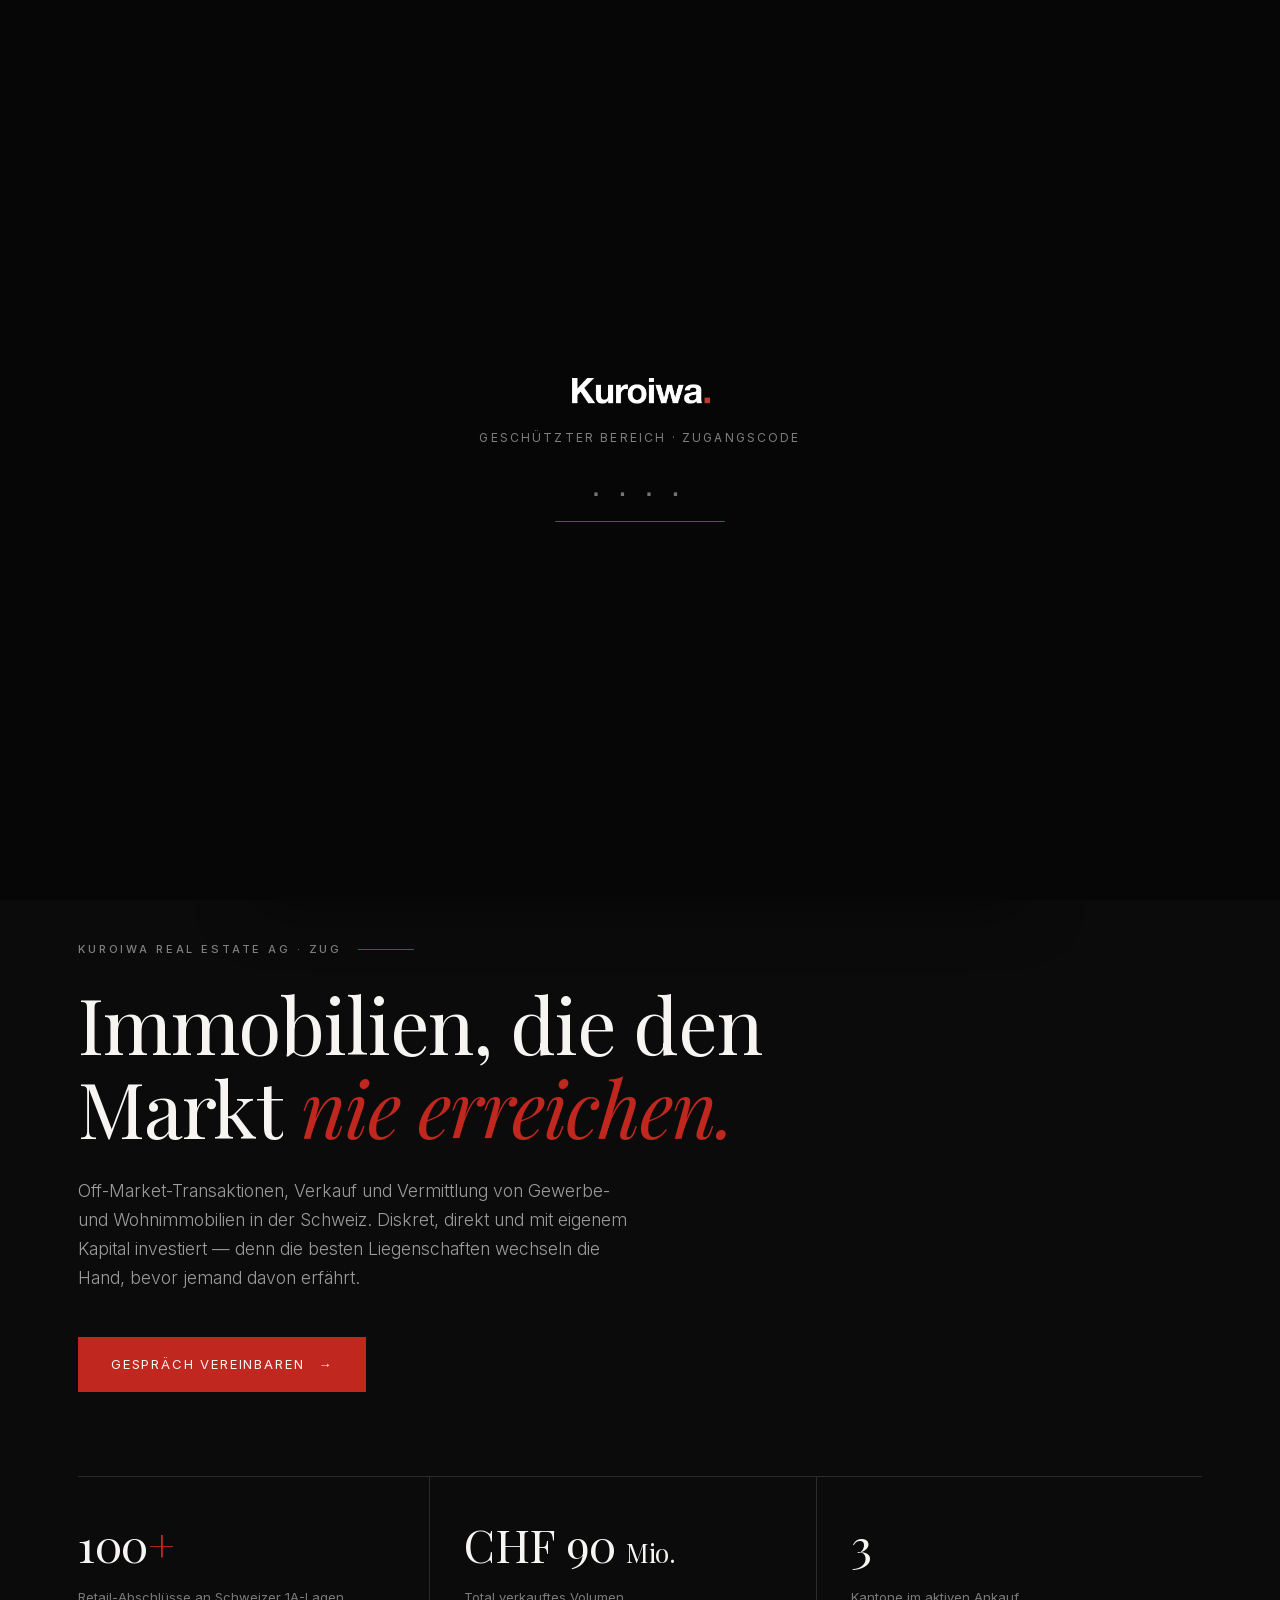
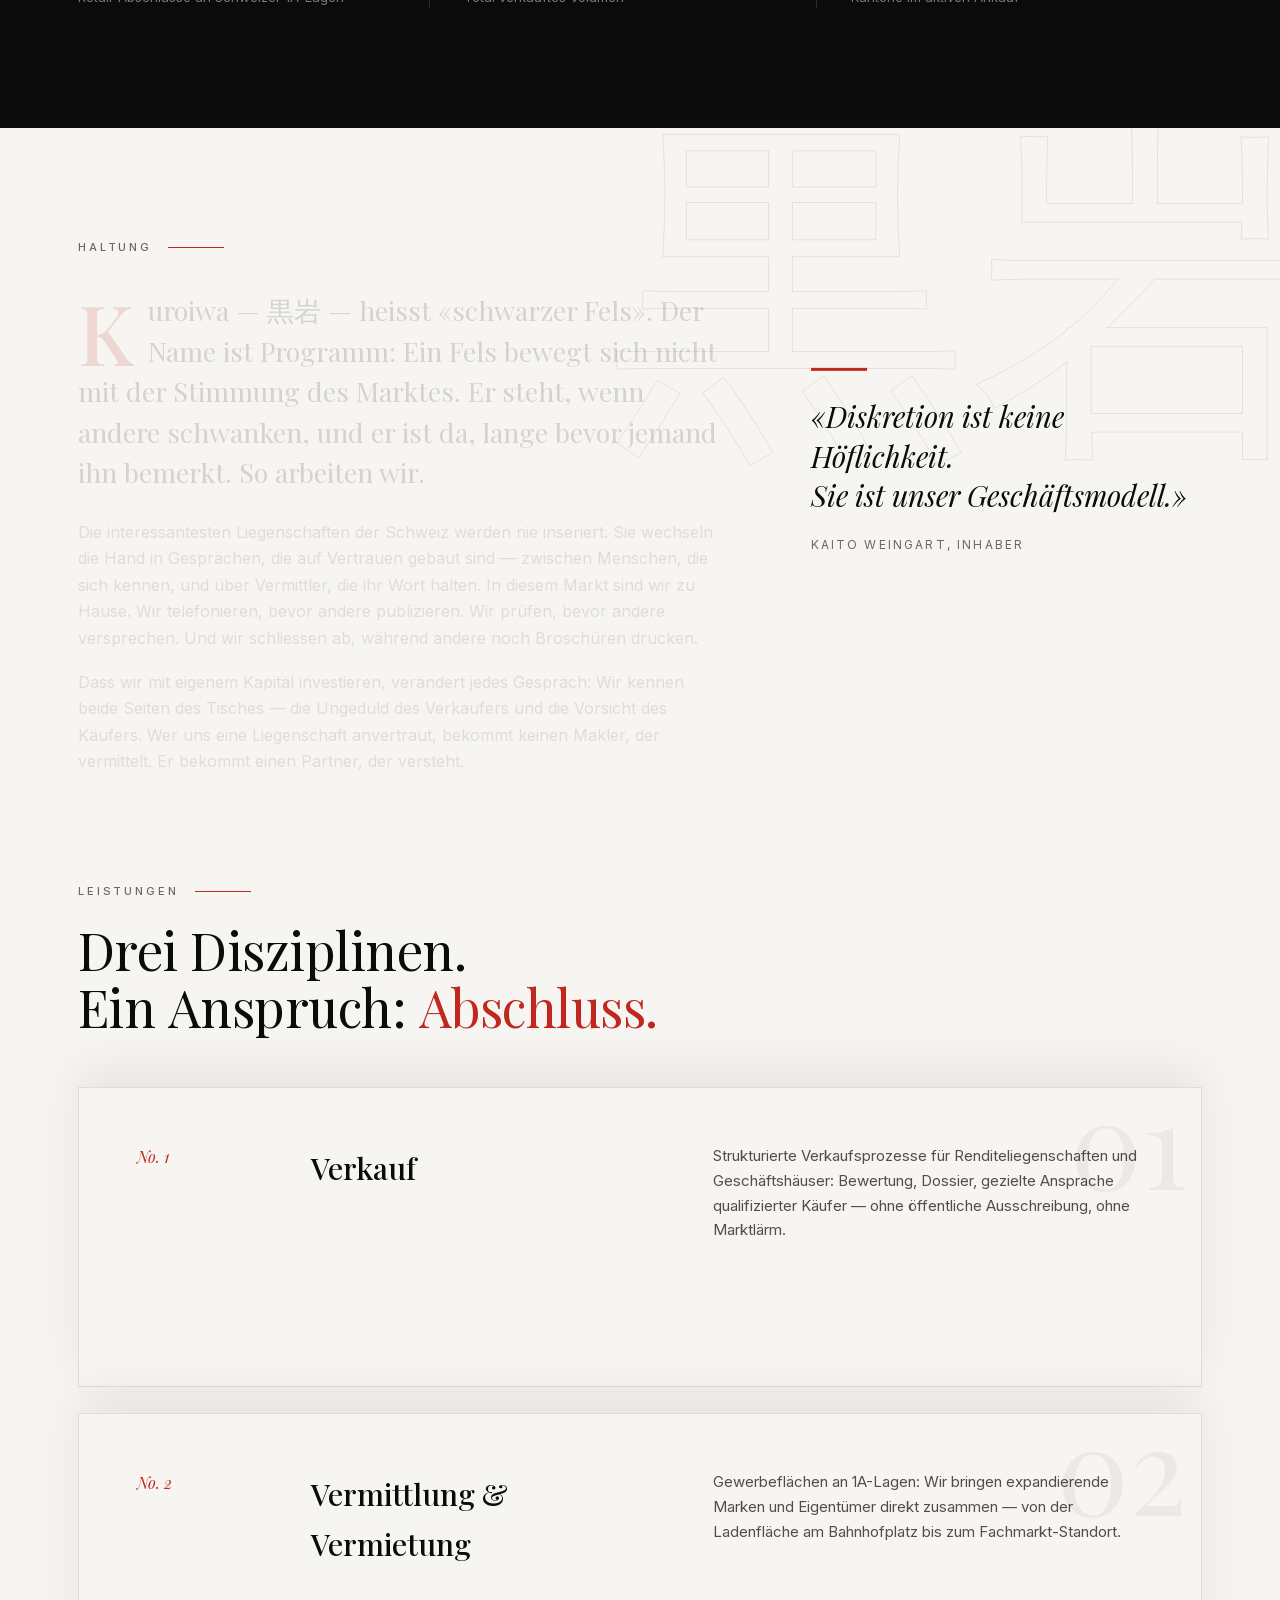
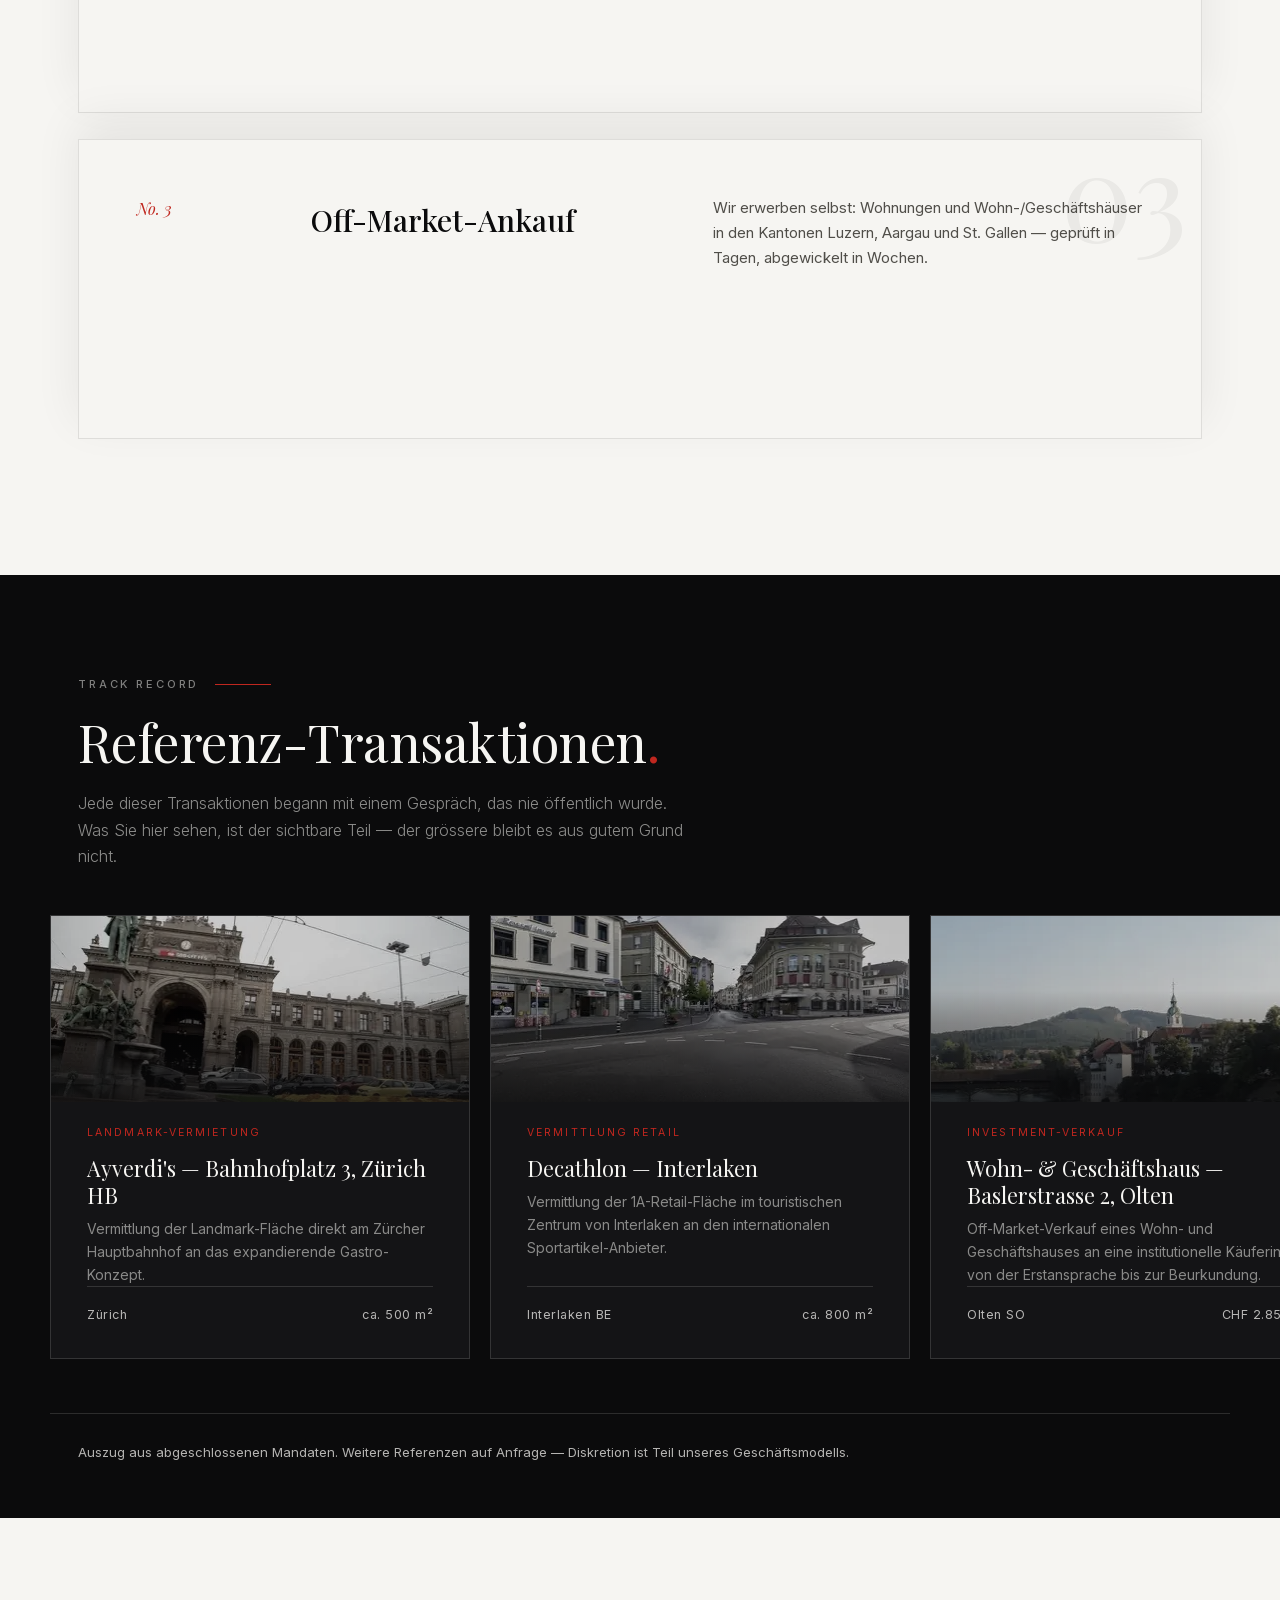
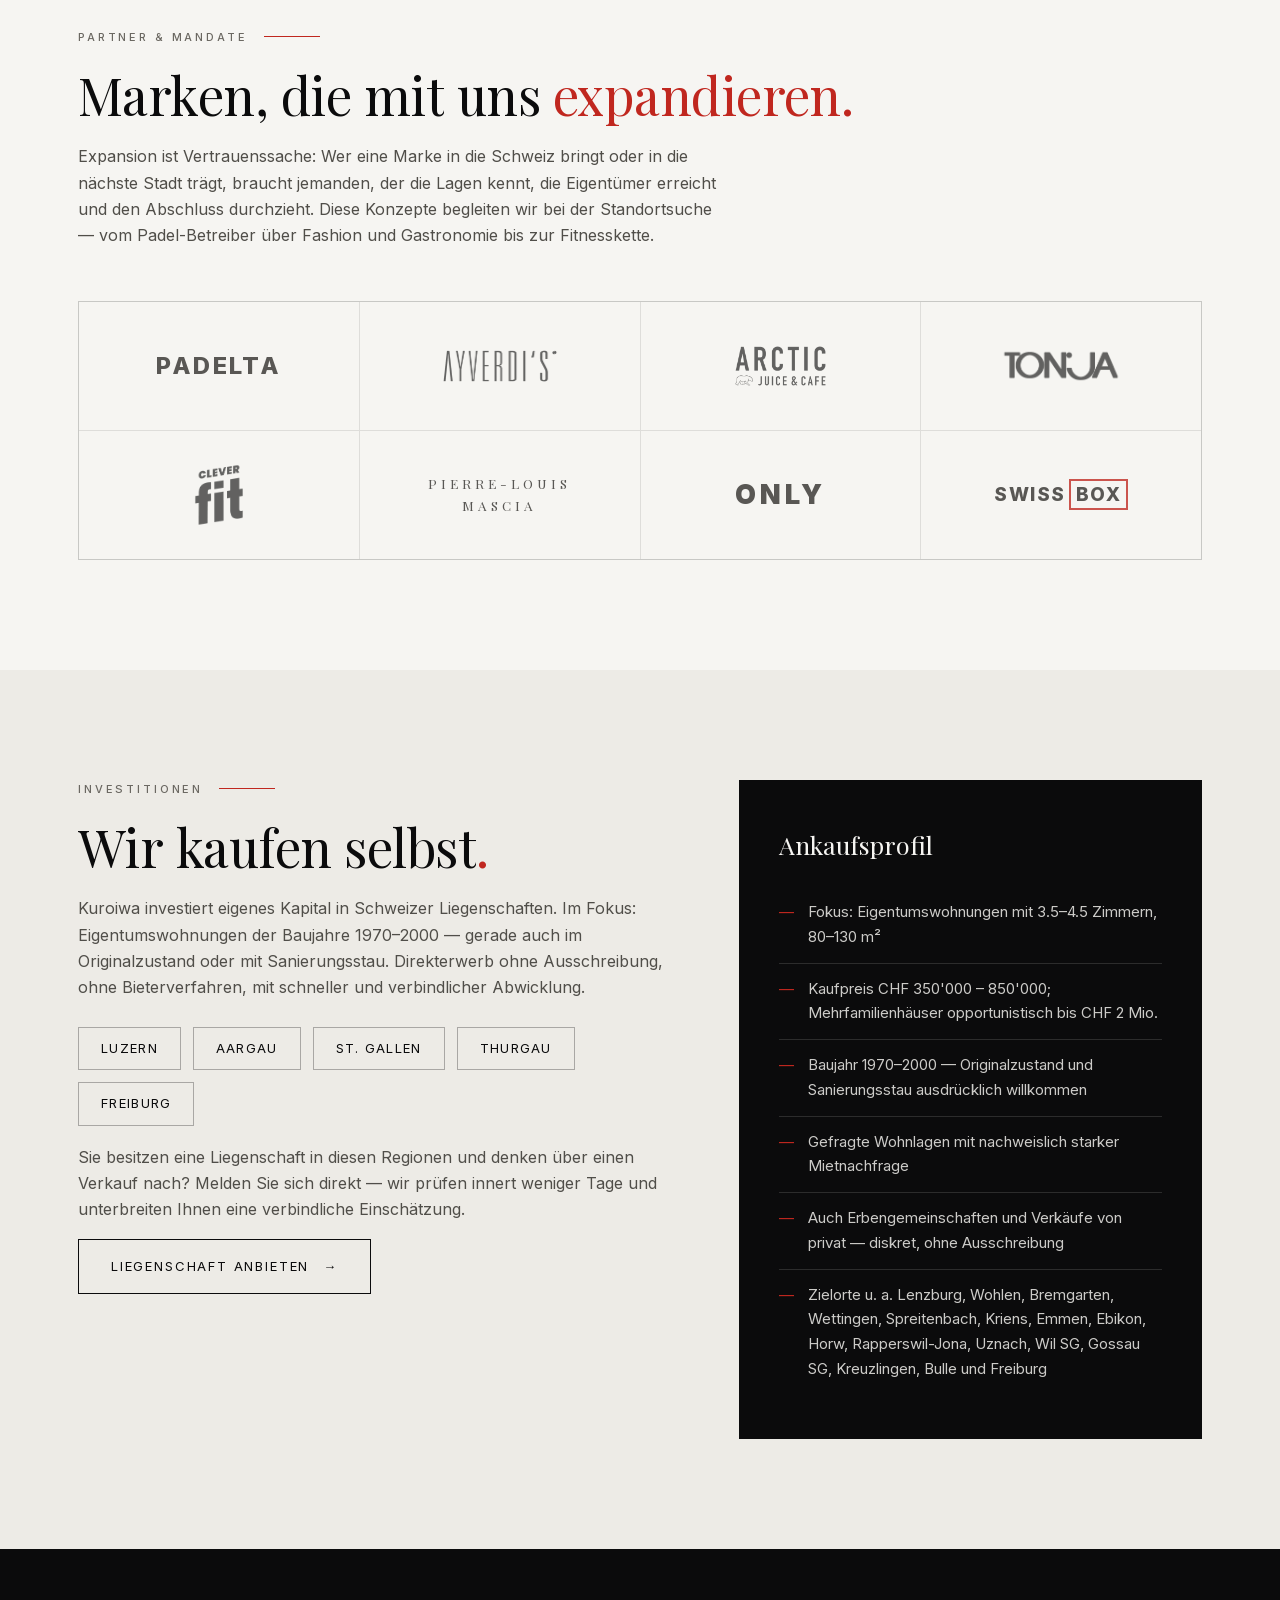
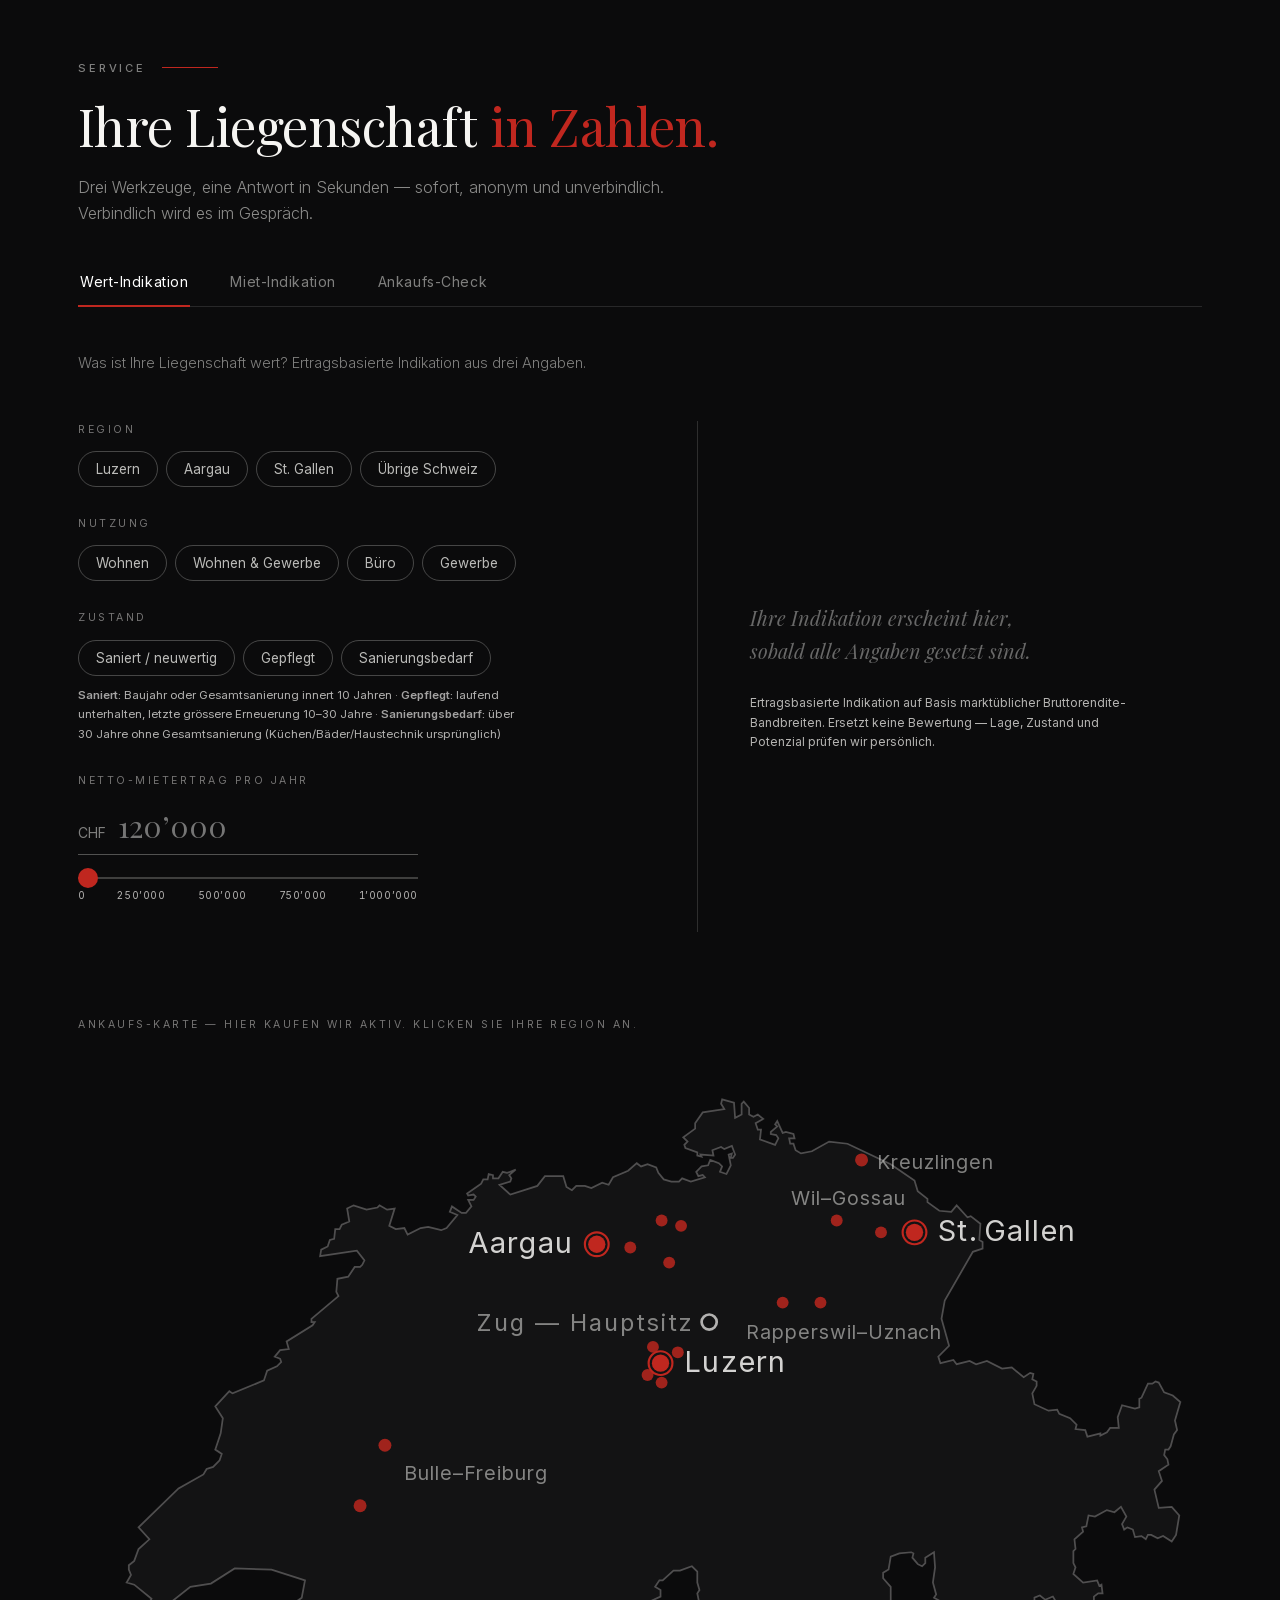
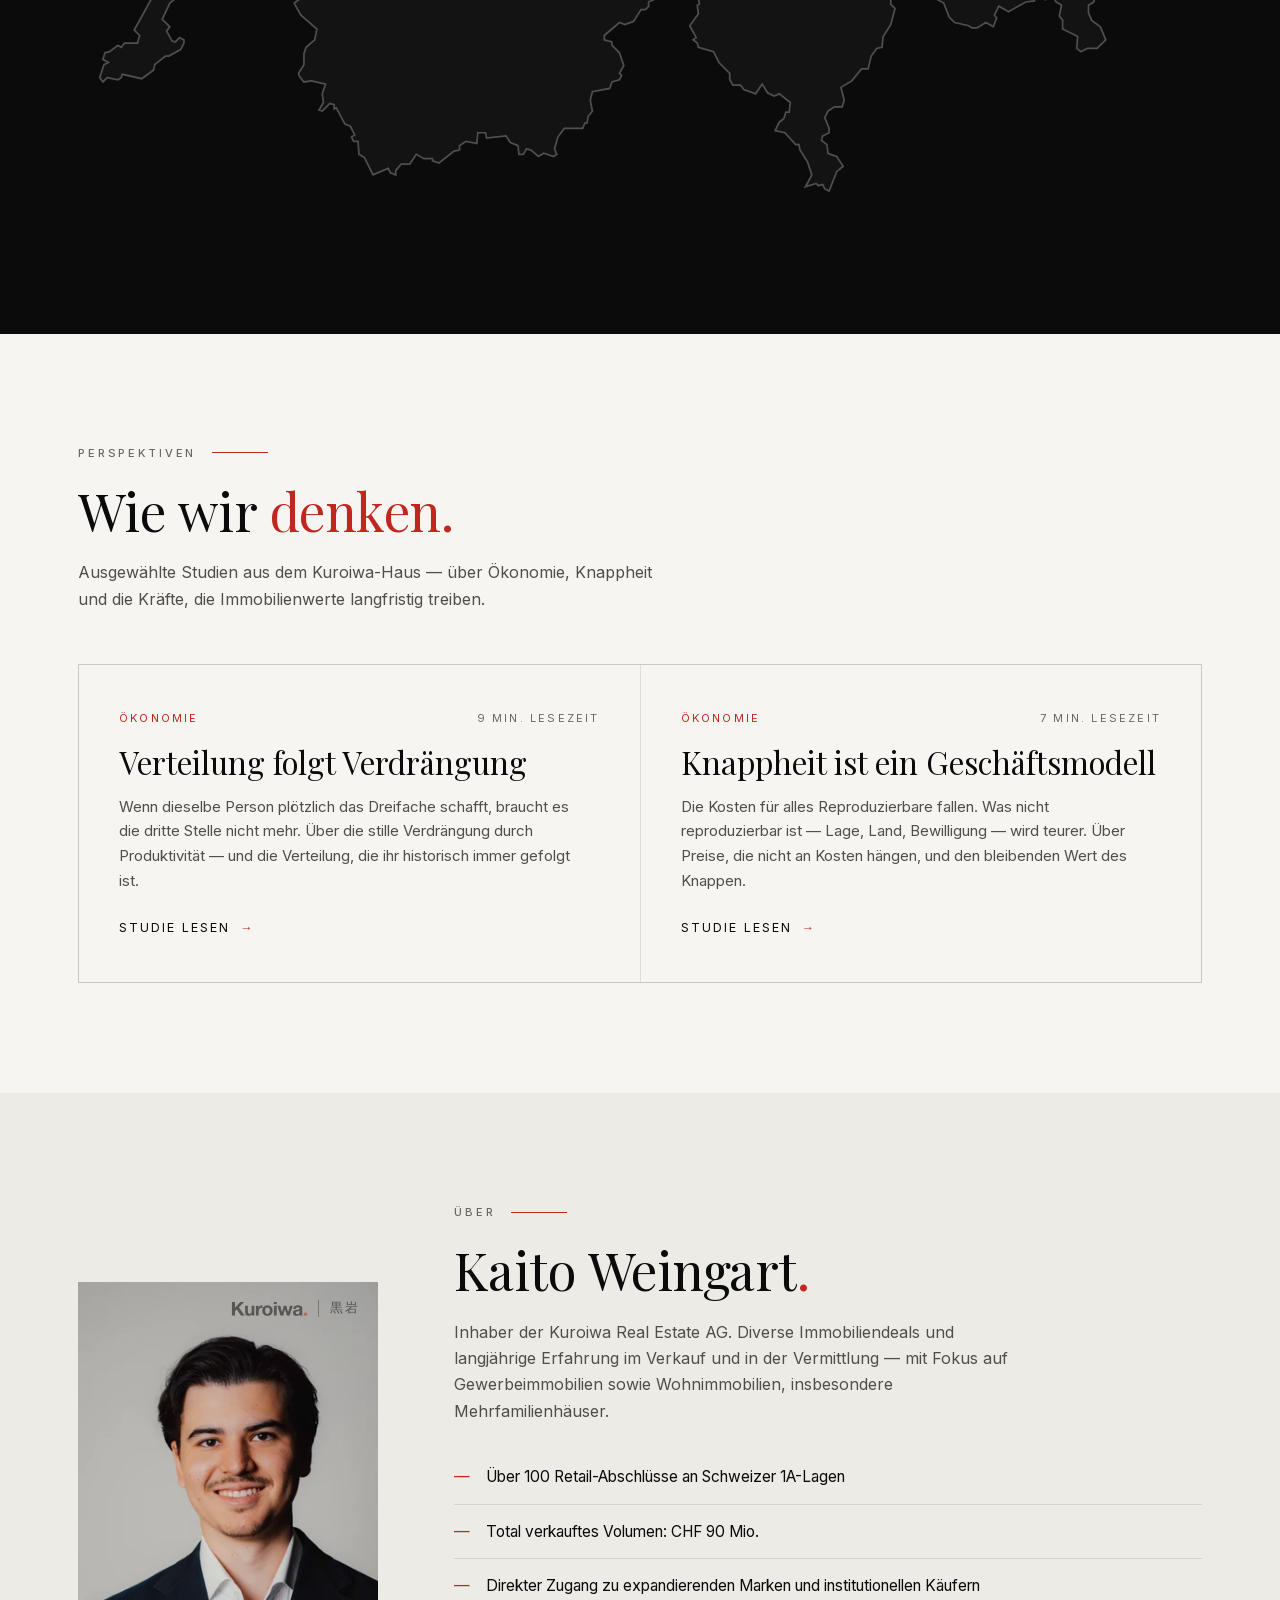
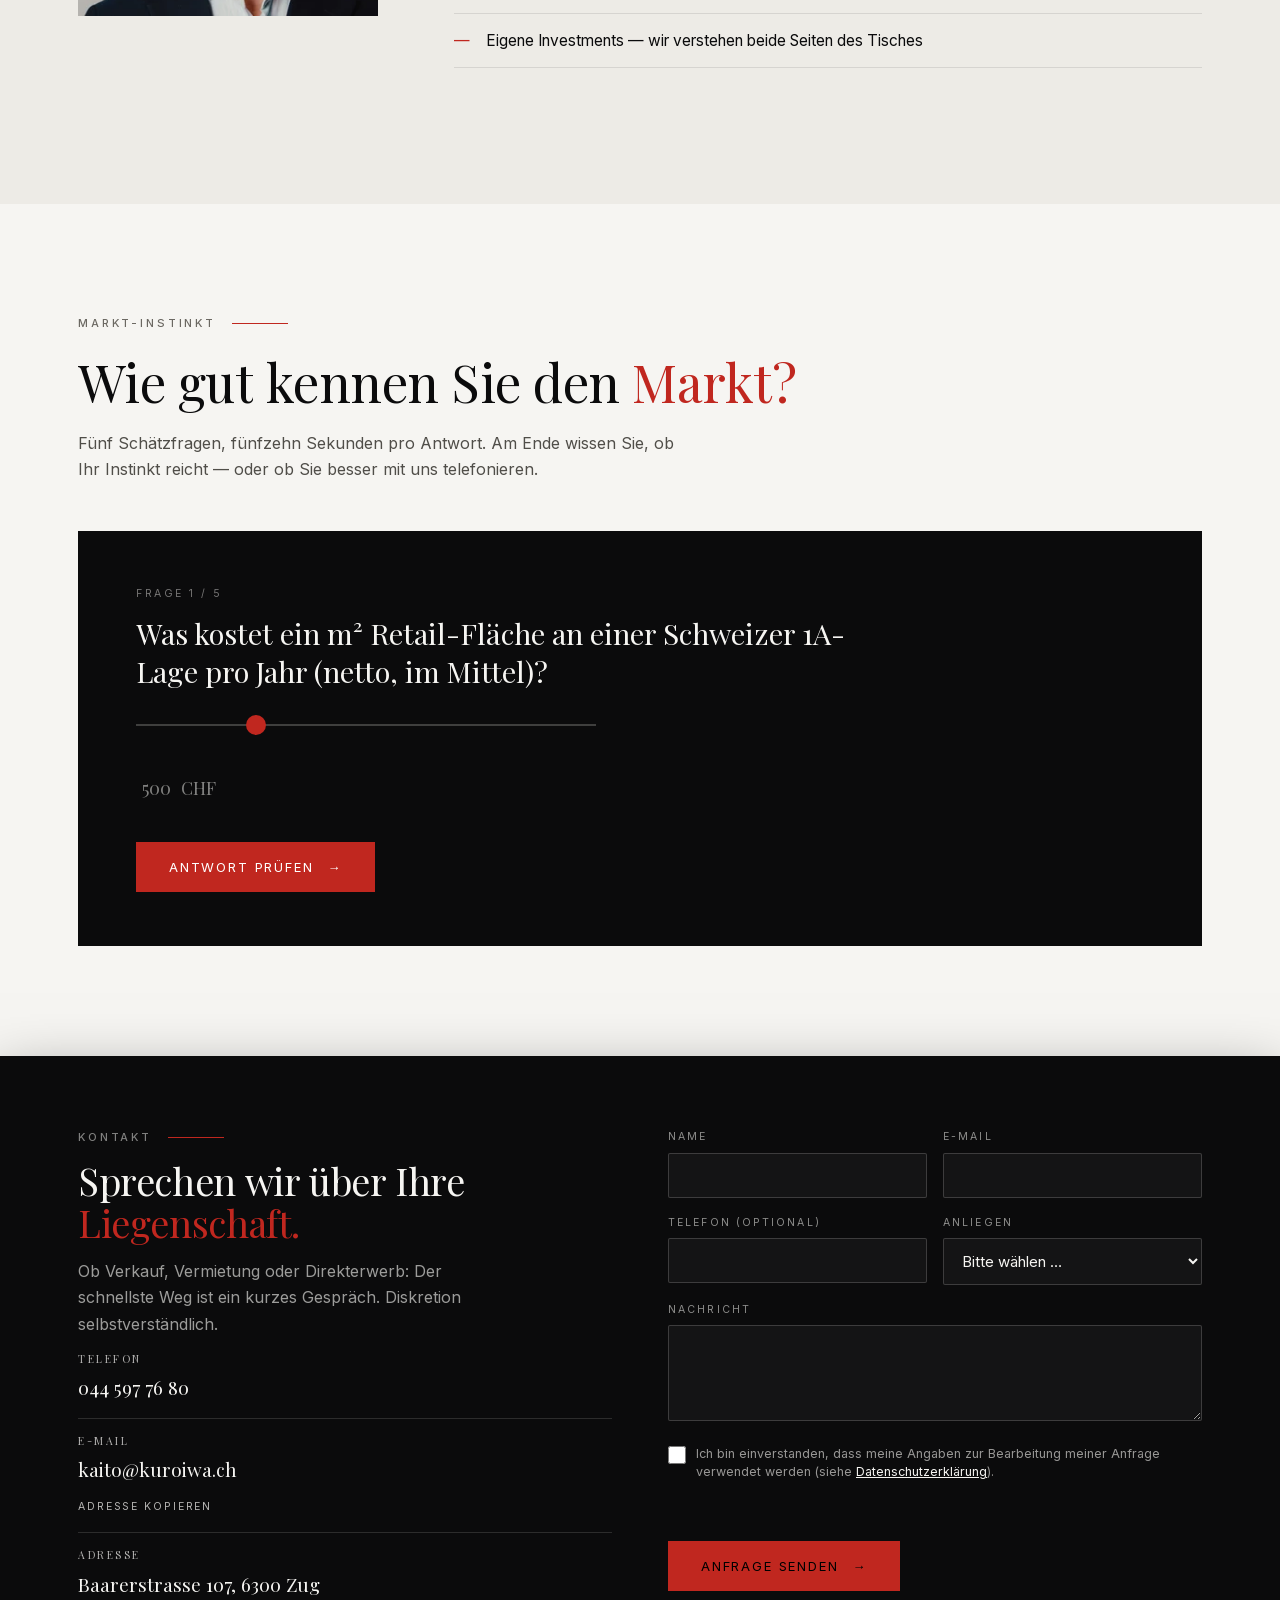
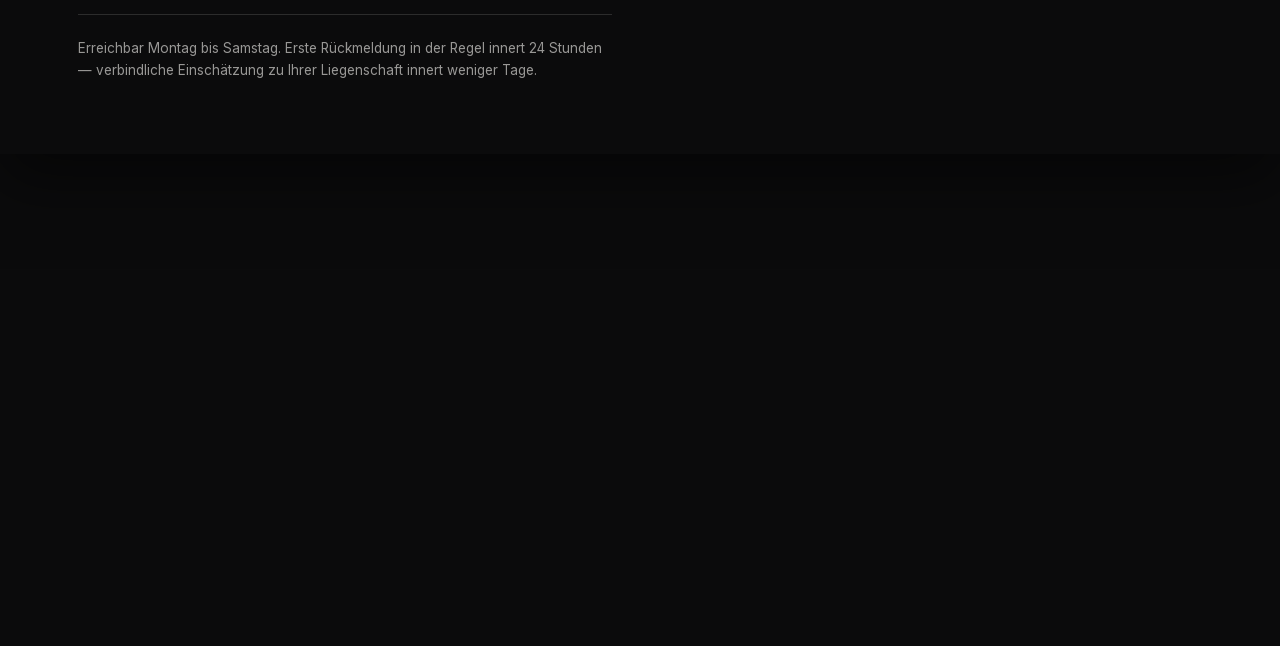
<file: index.html>
<!DOCTYPE html>
<html lang="de-CH">
<head>
<meta charset="utf-8">
<meta name="viewport" content="width=device-width, initial-scale=1">
<title>Kuroiwa Real Estate AG — Off-Market Immobilien, Verkauf & Vermittlung | Zug</title>
<meta name="description" content="Kuroiwa Real Estate AG, Zug: Off-Market-Transaktionen, Verkauf und Vermittlung von Gewerbe- und Wohnimmobilien in der Schweiz. Eigener Ankauf von Liegenschaften in den Kantonen Luzern, Aargau und St. Gallen.">
<meta name="keywords" content="Immobilien Zug, Off-Market Immobilien Schweiz, Gewerbeimmobilien, Mehrfamilienhaus verkaufen, Immobilienvermittlung, Liegenschaft verkaufen Luzern, Aargau, St. Gallen, Renditeliegenschaft, Kuroiwa Real Estate">
<meta name="robots" content="noindex, nofollow"><!-- GO-LIVE: auf "index, follow" stellen (siehe DEPLOYMENT.md) -->
<meta name="author" content="Kuroiwa Real Estate AG">
<link rel="canonical" href="https://kuroiwa.ch/">
<link rel="alternate" hreflang="de-CH" href="https://kuroiwa.ch/">
<link rel="alternate" hreflang="en" href="https://kuroiwa.ch/en/">
<link rel="alternate" hreflang="fr-CH" href="https://kuroiwa.ch/fr/">
<link rel="alternate" hreflang="it-CH" href="https://kuroiwa.ch/it/">
<link rel="alternate" hreflang="x-default" href="https://kuroiwa.ch/">

<meta name="geo.region" content="CH-ZG">
<meta name="geo.placename" content="Zug">
<meta name="geo.position" content="47.1789;8.5165">
<meta name="ICBM" content="47.1789, 8.5165">

<meta property="og:type" content="website">
<meta property="og:site_name" content="Kuroiwa Real Estate AG">
<meta property="og:title" content="Kuroiwa Real Estate — Off-Market Immobilien, Verkauf & Vermittlung">
<meta property="og:description" content="Diskrete Off-Market-Transaktionen für Gewerbe- und Wohnimmobilien in der Schweiz. Eigener Ankauf in den Kantonen Luzern, Aargau und St. Gallen.">
<meta property="og:url" content="https://kuroiwa.ch/">
<meta property="og:locale" content="de_CH">
<meta property="og:image" content="https://kuroiwa.ch/assets/og.png">
<meta property="og:image:width" content="1200">
<meta property="og:image:height" content="630">
<meta name="twitter:card" content="summary_large_image">
<meta name="twitter:title" content="Kuroiwa Real Estate — Off-Market Immobilien Schweiz">
<meta name="twitter:description" content="Verkauf, Vermittlung und eigener Ankauf von Gewerbe- und Wohnimmobilien. Diskret und präzise.">
<meta name="twitter:image" content="https://kuroiwa.ch/assets/og.png">

<link rel="icon" href="/favicon.ico" sizes="any">
<link rel="icon" type="image/png" sizes="48x48" href="/assets/brand/favicon-48.png">
<link rel="icon" type="image/png" sizes="96x96" href="/assets/brand/favicon-96.png">
<link rel="icon" type="image/png" sizes="192x192" href="/assets/brand/favicon-192.png">
<link rel="apple-touch-icon" href="/assets/brand/apple-touch-icon.png">

<link rel="preload" as="image" fetchpriority="high" imagesrcset="assets/brand/hero-800.webp 800w, assets/brand/hero-1200.webp 1200w, assets/brand/hero-1920.webp 1920w" imagesizes="100vw" href="assets/brand/hero-1200.webp">
<link rel="preload" as="image" href="assets/brand/kuroiwa-wort.webp">
<link rel="preload" as="font" type="font/woff2" href="assets/fonts/playfairdisplay-400-normal-latin.woff2" crossorigin>
<link rel="preload" as="font" type="font/woff2" href="assets/fonts/inter-400-normal-latin.woff2" crossorigin>
<link rel="stylesheet" href="assets/fonts/fonts.css">

<!-- Monitoring & Analytics (Sentry + erweiterbar, consent-fähig) — Konfiguration in assets/monitoring.js -->
<script defer src="assets/monitoring.js"></script>

<script type="application/ld+json">
{
  "@context": "https://schema.org",
  "@graph": [
    {
      "@type": "RealEstateAgent",
      "@id": "https://kuroiwa.ch/#organisation",
      "name": "Kuroiwa Real Estate AG",
      "url": "https://kuroiwa.ch/",
      "logo": "https://kuroiwa.ch/assets/og.png",
      "telephone": "+41445977680",
      "email": "kaito@kuroiwa.ch",
      "address": { "@type": "PostalAddress", "streetAddress": "Baarerstrasse 107", "postalCode": "6300", "addressLocality": "Zug", "addressRegion": "ZG", "addressCountry": "CH" },
      "geo": { "@type": "GeoCoordinates", "latitude": 47.1789, "longitude": 8.5165 },
      "areaServed": [
        { "@type": "Country", "name": "Schweiz" },
        { "@type": "AdministrativeArea", "name": "Kanton Zug" },
        { "@type": "AdministrativeArea", "name": "Kanton Luzern" },
        { "@type": "AdministrativeArea", "name": "Kanton Aargau" },
        { "@type": "AdministrativeArea", "name": "Kanton St. Gallen" },
        { "@type": "AdministrativeArea", "name": "Kanton Zürich" },
        { "@type": "AdministrativeArea", "name": "Kanton Thurgau" },
        { "@type": "AdministrativeArea", "name": "Kanton Freiburg" }
      ],
      "knowsAbout": ["Off-Market-Transaktionen", "Gewerbeimmobilien", "Mehrfamilienhäuser", "Immobilienvermittlung", "Renditeliegenschaften"],
      "image": "https://kuroiwa.ch/assets/og.png",
      "founder": { "@id": "https://kuroiwa.ch/#kaito" },
      "hasOfferCatalog": {
        "@type": "OfferCatalog",
        "name": "Leistungen",
        "itemListElement": [
          { "@type": "Offer", "itemOffered": { "@type": "Service", "name": "Verkauf von Rendite- und Geschäftsliegenschaften", "serviceType": "Immobilienverkauf" } },
          { "@type": "Offer", "itemOffered": { "@type": "Service", "name": "Vermittlung und Vermietung von Gewerbeflächen", "serviceType": "Immobilienvermittlung" } },
          { "@type": "Offer", "itemOffered": { "@type": "Service", "name": "Off-Market-Ankauf von Wohn- und Geschäftsliegenschaften", "serviceType": "Immobilienankauf" } }
        ]
      }
    },
    {
      "@type": "Person",
      "@id": "https://kuroiwa.ch/#kaito",
      "name": "Kaito Weingart",
      "jobTitle": "Inhaber",
      "worksFor": { "@id": "https://kuroiwa.ch/#organisation" },
      "telephone": "+41445977680",
      "email": "kaito@kuroiwa.ch"
    },
    {
      "@type": "WebSite",
      "@id": "https://kuroiwa.ch/#website",
      "url": "https://kuroiwa.ch/",
      "name": "Kuroiwa Real Estate AG",
      "inLanguage": "de-CH",
      "publisher": { "@id": "https://kuroiwa.ch/#organisation" }
    }
  ]
}
</script>

<link rel="stylesheet" href="assets/site.css">
</head>
<body>
<div class="tor" id="tor">
  <img src="assets/brand/kuroiwa-wort.webp" alt="Kuroiwa">
  <div class="tor-text">Geschützter Bereich · Zugangscode</div>
  <input id="torCode" type="password" inputmode="numeric" maxlength="4" placeholder="&middot;&middot;&middot;&middot;" autocomplete="off" aria-label="Zugangscode">
  <div class="tor-fehler" id="torFehler" hidden>Falscher Code — bitte erneut versuchen.</div>
</div>
<script>
(function () {
  const tor = document.getElementById('tor');
  if (sessionStorage.getItem('kuroiwa-zugang') === '1') { tor.remove(); return; }
  document.documentElement.style.overflow = 'hidden';
  const feld = document.getElementById('torCode');
  setTimeout(() => feld.focus(), 100);
  feld.addEventListener('input', () => {
    if (feld.value.length < 4) return;
    if (feld.value === '0000') {
      sessionStorage.setItem('kuroiwa-zugang', '1');
      tor.remove();
      document.documentElement.style.overflow = '';
    } else {
      document.getElementById('torFehler').hidden = false;
      feld.value = '';
    }
  });
})();
</script>
<div class="fortschritt" id="fortschritt" aria-hidden="true"></div>
<div class="lade" id="lade" aria-hidden="true"><div class="lade-inhalt"><span class="lade-kanji">黒岩</span><span class="lade-zahl" id="ladeZahl">0&thinsp;%</span></div></div>
<div class="toast" id="toast" role="status">E-Mail-Adresse kopiert</div>
<button class="hoch" id="hoch" aria-label="Nach oben">&uarr;</button>

<nav id="nav">
  <div class="wrap nav-inner">
    <a class="marke" href="#top"><img src="assets/brand/kuroiwa-wort.webp" alt="Kuroiwa Real Estate" width="78" height="22" style="width:auto"></a>
    <div class="nav-links">
      <a href="#leistungen">Leistungen</a>
      <a href="#track">Track Record</a>
      <a href="#partner">Partner</a>
      <a href="#investitionen">Investitionen</a>
      <a href="#wert">Wert-Check</a>
      <a href="#perspektiven">Perspektiven</a>
      <a href="#ueber">Über</a>
      <div class="lang" aria-label="Sprache wählen"><a class="akt" href="./" hreflang="de-CH" lang="de" aria-current="true">DE</a><a href="en/" hreflang="en" lang="en">EN</a><a href="fr/" hreflang="fr-CH" lang="fr">FR</a><a href="it/" hreflang="it-CH" lang="it">IT</a></div>
      <a class="cta-mini" href="#kontakt">Kontakt</a>
    </div>
  </div>
</nav>

<!-- Intro im KWI-Stil -->
<header class="intro" id="top">
  <div class="bg"></div>
  <div class="korn"></div>
  <div class="intro-inhalt">
    <img class="logo" src="assets/brand/kuroiwa-wort.webp" alt="Kuroiwa — 黒岩" width="430" height="80">
    <div class="unterzeile">Real Estate<b>.</b></div>
  </div>
  <div class="scrollcue"><span>Scrollen</span><span class="ln"></span></div>
</header>

<section class="statement">
  <div class="wrap">
    <div class="label hell">Kuroiwa Real Estate AG · Zug</div>
    <h1>Immobilien, die den Markt <em>nie erreichen.</em></h1>
    <p class="sub">Off-Market-Transaktionen, Verkauf und Vermittlung von Gewerbe- und Wohnimmobilien in der Schweiz. Diskret, direkt und mit eigenem Kapital investiert — denn die besten Liegenschaften wechseln die Hand, bevor jemand davon erfährt.</p>
    <a class="cta voll" href="#kontakt">Gespräch vereinbaren</a>
    <div class="zeile">
      <div class="zahl"><div class="gross"><span class="zaehler" data-ziel="100">0</span><span class="rot">+</span></div><div class="klein">Retail-Abschlüsse an Schweizer 1A-Lagen</div></div>
      <div class="zahl"><div class="gross">CHF <span class="zaehler" data-ziel="90">0</span> <span style="font-size:26px">Mio.</span></div><div class="klein">Total verkauftes Volumen</div></div>
      <div class="zahl"><div class="gross"><span class="zaehler" data-ziel="3">0</span></div><div class="klein">Kantone im aktiven Ankauf</div></div>
    </div>
  </div>
</section>

<section class="hell-sektion manifest" id="haltung">
  <span class="kanji-wz" id="kanjiWz" aria-hidden="true">黒岩</span>
  <div class="wrap enter">
    <div class="label">Haltung</div>
    <div class="manifest-grid">
      <div class="manifest-text">
        <p class="gross-prosa"><span class="initial">K</span>uroiwa — 黒岩 — heisst «schwarzer Fels». Der Name ist Programm: Ein Fels bewegt sich nicht mit der Stimmung des Marktes. Er steht, wenn andere schwanken, und er ist da, lange bevor jemand ihn bemerkt. So arbeiten wir.</p>
        <p>Die interessantesten Liegenschaften der Schweiz werden nie inseriert. Sie wechseln die Hand in Gesprächen, die auf Vertrauen gebaut sind — zwischen Menschen, die sich kennen, und über Vermittler, die ihr Wort halten. In diesem Markt sind wir zu Hause. Wir telefonieren, bevor andere publizieren. Wir prüfen, bevor andere versprechen. Und wir schliessen ab, während andere noch Broschüren drucken.</p>
        <p>Dass wir mit eigenem Kapital investieren, verändert jedes Gespräch: Wir kennen beide Seiten des Tisches — die Ungeduld des Verkäufers und die Vorsicht des Käufers. Wer uns eine Liegenschaft anvertraut, bekommt keinen Makler, der vermittelt. Er bekommt einen Partner, der versteht.</p>
      </div>
      <div class="zitat">
        <div class="zitat-strich"></div>
        <blockquote>«Diskretion ist keine Höflichkeit.<br>Sie ist unser Geschäftsmodell.»</blockquote>
        <div class="zitat-wer">Kaito Weingart, Inhaber</div>
      </div>
    </div>
  </div>
</section>

<section class="hell-sektion" id="leistungen" style="padding-top:0">
  <div class="wrap enter">
    <div class="label">Leistungen</div>
    <h2>Drei Disziplinen.<br>Ein Anspruch: <span class="rot">Abschluss.</span></h2>
    <div class="drei">
      <div class="kachel" data-nr="01">
        <div class="nr">No. 1</div>
        <h3>Verkauf</h3>
        <p>Strukturierte Verkaufsprozesse für Renditeliegenschaften und Geschäftshäuser: Bewertung, Dossier, gezielte Ansprache qualifizierter Käufer — ohne öffentliche Ausschreibung, ohne Marktlärm.</p>
      </div>
      <div class="kachel" data-nr="02">
        <div class="nr">No. 2</div>
        <h3>Vermittlung &amp; Vermietung</h3>
        <p>Gewerbeflächen an 1A-Lagen: Wir bringen expandierende Marken und Eigentümer direkt zusammen — von der Ladenfläche am Bahnhofplatz bis zum Fachmarkt-Standort.</p>
      </div>
      <div class="kachel" data-nr="03">
        <div class="nr">No. 3</div>
        <h3>Off-Market-Ankauf</h3>
        <p>Wir erwerben selbst: Wohnungen und Wohn-/Geschäftshäuser in den Kantonen Luzern, Aargau und St. Gallen — geprüft in Tagen, abgewickelt in Wochen.</p>
      </div>
    </div>
  </div>
</section>

<section class="dunkel" id="track" style="padding:0">
  <div class="track-klebt">
    <div class="wrap enter">
      <div class="label hell">Track Record</div>
      <h2>Referenz-Transaktionen<span class="rot">.</span></h2>
      <p style="max-width:620px;color:rgba(246,245,242,.55);font-weight:300">Jede dieser Transaktionen begann mit einem Gespräch, das nie öffentlich wurde. Was Sie hier sehen, ist der sichtbare Teil — der grössere bleibt es aus gutem Grund nicht.</p>
    </div>
    <div class="deals" id="dealSpur">
      <div class="deal">
        <div class="deal-bild"><picture><source srcset="assets/deals/ayverdis-420.webp 420w, assets/deals/ayverdis.webp 840w" sizes="(max-width: 860px) 92vw, 420px" type="image/webp"><img src="assets/deals/ayverdis.jpg" srcset="assets/deals/ayverdis-420.jpg 420w, assets/deals/ayverdis.jpg 840w" sizes="(max-width: 860px) 92vw, 420px" alt="Zürich Hauptbahnhof am Bahnhofplatz" width="840" height="380" loading="lazy" decoding="async"></picture></div>
        <div class="typ">Landmark-Vermietung</div>
        <h3>Ayverdi's — Bahnhofplatz 3, Zürich HB</h3>
        <p>Vermittlung der Landmark-Fläche direkt am Zürcher Hauptbahnhof an das expandierende Gastro-Konzept.</p>
        <div class="meta"><span>Zürich</span><span>ca. 500 m²</span></div>
      </div>
      <div class="deal">
        <div class="deal-bild"><picture><source srcset="assets/deals/decathlon-420.webp 420w, assets/deals/decathlon.webp 840w" sizes="(max-width: 860px) 92vw, 420px" type="image/webp"><img src="assets/deals/decathlon.jpg" srcset="assets/deals/decathlon-420.jpg 420w, assets/deals/decathlon.jpg 840w" sizes="(max-width: 860px) 92vw, 420px" alt="Geschäftsstrasse in Interlaken" width="840" height="380" loading="lazy" decoding="async"></picture></div>
        <div class="typ">Vermittlung Retail</div>
        <h3>Decathlon — Interlaken</h3>
        <p>Vermittlung der 1A-Retail-Fläche im touristischen Zentrum von Interlaken an den internationalen Sportartikel-Anbieter.</p>
        <div class="meta"><span>Interlaken BE</span><span>ca. 800 m²</span></div>
      </div>
      <div class="deal">
        <div class="deal-bild"><picture><source srcset="assets/deals/olten-420.webp 420w, assets/deals/olten.webp 840w" sizes="(max-width: 860px) 92vw, 420px" type="image/webp"><img src="assets/deals/olten.jpg" srcset="assets/deals/olten-420.jpg 420w, assets/deals/olten.jpg 840w" sizes="(max-width: 860px) 92vw, 420px" alt="Altstadt von Olten an der Aare" width="840" height="380" loading="lazy" decoding="async"></picture></div>
        <div class="typ">Investment-Verkauf</div>
        <h3>Wohn- &amp; Geschäftshaus — Baslerstrasse 2, Olten</h3>
        <p>Off-Market-Verkauf eines Wohn- und Geschäftshauses an eine institutionelle Käuferin — von der Erstansprache bis zur Beurkundung.</p>
        <div class="meta"><span>Olten SO</span><span>CHF 2.85 Mio.</span></div>
      </div>
      <div class="deal">
        <div class="deal-bild"><picture><source srcset="assets/deals/only-420.webp 420w, assets/deals/only.webp 840w" sizes="(max-width: 860px) 92vw, 420px" type="image/webp"><img src="assets/deals/only.jpg" srcset="assets/deals/only-420.jpg 420w, assets/deals/only.jpg 840w" sizes="(max-width: 860px) 92vw, 420px" alt="Bahnhofstrasse in Interlaken" width="840" height="380" loading="lazy" decoding="async"></picture></div>
        <div class="typ">Vermittlung Retail</div>
        <h3>Only — Bahnhofstrasse 23, Interlaken</h3>
        <p>Vermittlung des Ladenlokals an der Bahnhofstrasse in Interlaken an die internationale Fashion-Marke.</p>
        <div class="meta"><span>Interlaken BE</span><span>1A-Lage</span></div>
      </div>
      <div class="deal">
        <div class="deal-bild"><picture><source srcset="assets/deals/retail-420.webp 420w, assets/deals/retail.webp 840w" sizes="(max-width: 860px) 92vw, 420px" type="image/webp"><img src="assets/deals/retail.jpg" srcset="assets/deals/retail-420.jpg 420w, assets/deals/retail.jpg 840w" sizes="(max-width: 860px) 92vw, 420px" alt="Bahnhofstrasse Zürich, 1A-Retail-Lage" width="840" height="380" loading="lazy" decoding="async"></picture></div>
        <div class="typ">Portfolio</div>
        <h3>100+ Retail-Abschlüsse an 1A-Lagen</h3>
        <p>Über hundert abgeschlossene Vermittlungs- und Beratungsmandate für Retail-Flächen an Schweizer Top-Lagen.</p>
        <div class="meta"><span>Schweiz</span><span>laufend</span></div>
      </div>
      <div class="deal">
        <div class="deal-bild"><picture><source srcset="assets/deals/volumen-420.webp 420w, assets/deals/volumen.webp 840w" sizes="(max-width: 860px) 92vw, 420px" type="image/webp"><img src="assets/deals/volumen.jpg" srcset="assets/deals/volumen-420.jpg 420w, assets/deals/volumen.jpg 840w" sizes="(max-width: 860px) 92vw, 420px" alt="Altstadt von Zug mit Zytturm" width="840" height="380" loading="lazy" decoding="async"></picture></div>
        <div class="typ">Transaktionsvolumen</div>
        <h3>CHF 90 Mio. verkauftes Volumen</h3>
        <p>Begleitete Verkäufe von Wohn- und Geschäftsliegenschaften — vom Einzelobjekt bis zum Portfolio.</p>
        <div class="meta"><span>Schweiz</span><span>total</span></div>
      </div>
    </div>
    <div class="track-balken"><div id="trackBalken"></div></div>
    <div class="wrap"><div class="fussnote">Auszug aus abgeschlossenen Mandaten. Weitere Referenzen auf Anfrage — Diskretion ist Teil unseres Geschäftsmodells.</div></div>
  </div>
</section>

<section class="hell-sektion" id="partner">
  <div class="wrap enter">
    <div class="label">Partner &amp; Mandate</div>
    <h2>Marken, die mit uns <span class="rot">expandieren.</span></h2>
    <p style="max-width:640px;color:#504e49">Expansion ist Vertrauenssache: Wer eine Marke in die Schweiz bringt oder in die nächste Stadt trägt, braucht jemanden, der die Lagen kennt, die Eigentümer erreicht und den Abschluss durchzieht. Diese Konzepte begleiten wir bei der Standortsuche — vom Padel-Betreiber über Fashion und Gastronomie bis zur Fitnesskette.</p>
    <div class="logowall">
      <div class="logo-zelle"><span class="wm wm-padelta">PADELTA</span></div>
      <div class="logo-zelle"><img class="logo-img" src="assets/logos/ayverdis.webp" alt="Ayverdi's" width="490" height="160" loading="lazy" decoding="async"></div>
      <div class="logo-zelle"><img class="logo-img" src="assets/logos/arctic.webp" alt="Arctic Juice &amp; Café" width="338" height="160" loading="lazy" decoding="async"></div>
      <div class="logo-zelle"><img class="logo-img" src="assets/logos/tonja.webp" alt="Tonja Concept" width="521" height="160" loading="lazy" decoding="async"></div>
      <div class="logo-zelle"><img class="logo-img logo-tall" src="assets/logos/clever-fit.webp" alt="clever fit" width="131" height="160" loading="lazy" decoding="async"></div>
      <div class="logo-zelle"><span class="wm wm-plm">PIERRE-LOUIS<br>MASCIA</span></div>
      <div class="logo-zelle"><span class="wm wm-only">ONLY</span></div>
      <div class="logo-zelle"><span class="wm wm-swissbox">SWISS<b>BOX</b></span></div>
    </div>
  </div>
</section>

<section class="invest" id="investitionen">
  <div class="wrap enter">
    <div class="invest-grid">
      <div>
        <div class="label">Investitionen</div>
        <h2>Wir kaufen selbst<span class="rot">.</span></h2>
        <p style="color:#504e49">Kuroiwa investiert eigenes Kapital in Schweizer Liegenschaften. Im Fokus: Eigentumswohnungen der Baujahre 1970–2000 — gerade auch im Originalzustand oder mit Sanierungsstau. Direkterwerb ohne Ausschreibung, ohne Bieterverfahren, mit schneller und verbindlicher Abwicklung.</p>
        <div class="kantone">
          <div class="kanton">Luzern</div>
          <div class="kanton">Aargau</div>
          <div class="kanton">St. Gallen</div>
          <div class="kanton">Thurgau</div>
          <div class="kanton">Freiburg</div>
        </div>
        <p style="color:#504e49;margin-top:18px">Sie besitzen eine Liegenschaft in diesen Regionen und denken über einen Verkauf nach? Melden Sie sich direkt — wir prüfen innert weniger Tage und unterbreiten Ihnen eine verbindliche Einschätzung.</p>
        <a class="cta" style="border-color:var(--ink);color:var(--ink);margin-top:16px" href="#wert">Liegenschaft anbieten</a>
      </div>
      <div class="profil">
        <h3>Ankaufsprofil</h3>
        <ul>
          <li>Fokus: Eigentumswohnungen mit 3.5–4.5 Zimmern, 80–130 m²</li>
          <li>Kaufpreis CHF 350'000 – 850'000; Mehrfamilienhäuser opportunistisch bis CHF 2 Mio.</li>
          <li>Baujahr 1970–2000 — Originalzustand und Sanierungsstau ausdrücklich willkommen</li>
          <li>Gefragte Wohnlagen mit nachweislich starker Mietnachfrage</li>
          <li>Auch Erbengemeinschaften und Verkäufe von privat — diskret, ohne Ausschreibung</li>
          <li>Zielorte u. a. Lenzburg, Wohlen, Bremgarten, Wettingen, Spreitenbach, Kriens, Emmen, Ebikon, Horw, Rapperswil-Jona, Uznach, Wil SG, Gossau SG, Kreuzlingen, Bulle und Freiburg</li>
        </ul>
      </div>
    </div>
  </div>
</section>

<section class="dunkel" id="wert">
  <div class="wrap enter">
    <div class="label hell">Service</div>
    <h2>Ihre Liegenschaft <span class="rot">in Zahlen.</span></h2>
    <p style="max-width:620px;color:rgba(246,245,242,.55);font-weight:300">Drei Werkzeuge, eine Antwort in Sekunden — sofort, anonym und unverbindlich. Verbindlich wird es im Gespräch.</p>

    <div class="tab-leiste" role="tablist">
      <button class="tab aktiv" data-tab="wert" role="tab">Wert-Indikation</button>
      <button class="tab" data-tab="miete" role="tab">Miet-Indikation</button>
      <button class="tab" data-tab="check" role="tab">Ankaufs-Check</button>
    </div>

    <div class="tab-panel" id="panel-wert">
    <p style="max-width:560px;color:rgba(246,245,242,.5);font-weight:300;font-size:14.5px;margin-bottom:34px">Was ist Ihre Liegenschaft wert? Ertragsbasierte Indikation aus drei Angaben.</p>
    <div class="wert-grid">
      <div>
        <div class="wert-feld">
          <div class="feld-name">Region</div>
          <div class="pillen" data-gruppe="wregion">
            <button class="pille" data-wert="luzern">Luzern</button>
            <button class="pille" data-wert="aargau">Aargau</button>
            <button class="pille" data-wert="stgallen">St. Gallen</button>
            <button class="pille" data-wert="uebrige">Übrige Schweiz</button>
          </div>
          <select id="wertKanton" class="kanton-wahl" hidden aria-label="Kanton wählen">
            <option value="">Kanton wählen …</option>
            <option value="Zürich">Zürich</option><option value="Bern">Bern</option><option value="Zug">Zug</option><option value="Schwyz">Schwyz</option>
            <option value="Solothurn">Solothurn</option><option value="Basel-Stadt">Basel-Stadt</option><option value="Basel-Landschaft">Basel-Landschaft</option>
            <option value="Thurgau">Thurgau</option><option value="Graubünden">Graubünden</option><option value="Tessin">Tessin</option><option value="Waadt">Waadt</option>
            <option value="Wallis">Wallis</option><option value="Freiburg">Freiburg</option><option value="Genf">Genf</option><option value="Neuenburg">Neuenburg</option>
            <option value="Jura">Jura</option><option value="Schaffhausen">Schaffhausen</option><option value="Glarus">Glarus</option><option value="Uri">Uri</option>
            <option value="Obwalden">Obwalden</option><option value="Nidwalden">Nidwalden</option><option value="Appenzell Ausserrhoden">Appenzell Ausserrhoden</option>
            <option value="Appenzell Innerrhoden">Appenzell Innerrhoden</option>
          </select>
        </div>
        <div class="wert-feld">
          <div class="feld-name">Nutzung</div>
          <div class="pillen" data-gruppe="wnutzung">
            <button class="pille" data-wert="wohnen">Wohnen</button>
            <button class="pille" data-wert="wg">Wohnen &amp; Gewerbe</button>
            <button class="pille" data-wert="buero">Büro</button>
            <button class="pille" data-wert="gewerbe">Gewerbe</button>
          </div>
        </div>
        <div class="wert-feld">
          <div class="feld-name">Zustand</div>
          <div class="pillen" data-gruppe="wzustand">
            <button class="pille" data-wert="saniert">Saniert / neuwertig</button>
            <button class="pille" data-wert="gepflegt">Gepflegt</button>
            <button class="pille" data-wert="sanierungsbedarf">Sanierungsbedarf</button>
          </div>
          <div class="feld-hilfe"><b>Saniert:</b> Baujahr oder Gesamtsanierung innert 10 Jahren · <b>Gepflegt:</b> laufend unterhalten, letzte grössere Erneuerung 10–30 Jahre · <b>Sanierungsbedarf:</b> über 30 Jahre ohne Gesamtsanierung (Küchen/Bäder/Haustechnik ursprünglich)</div>
        </div>
        <div class="wert-feld">
          <div class="feld-name">Netto-Mietertrag pro Jahr</div>
          <div class="ertrag-eingabe"><span>CHF</span><input id="wertErtrag" type="number" inputmode="numeric" min="0" step="1000" placeholder="120&#8217;000" aria-label="Netto-Mietertrag pro Jahr in Franken"></div>
          <input id="wertSlider" class="ertrag-regler" type="range" min="0" max="1000000" step="5000" value="0" aria-label="Netto-Mietertrag pro Jahr einstellen">
          <div class="regler-skala"><span>0</span><span>250&#8217;000</span><span>500&#8217;000</span><span>750&#8217;000</span><span>1&#8217;000&#8217;000</span></div>
        </div>
      </div>
      <div class="wert-ergebnis">
        <div class="wert-warten" id="wertWarten">Ihre Indikation erscheint hier, sobald alle Angaben gesetzt sind.</div>
        <div id="wertResultat" hidden>
          <div class="wert-zahl" id="wertZahl"></div>
          <div class="wert-sub" id="wertSub"></div>
          <div class="check-ctas" style="margin-top:28px">
            <a class="cta voll" id="wertWa" href="#" rel="noopener" target="_blank">Verbindliche Einschätzung anfragen</a>
            <a class="cta" id="wertMail" style="border-color:rgba(246,245,242,.4);color:var(--paper)" href="#">Per E-Mail</a>
          </div>
        </div>
        <div class="wert-hinweis">Ertragsbasierte Indikation auf Basis marktüblicher Bruttorendite-Bandbreiten. Ersetzt keine Bewertung — Lage, Zustand und Potenzial prüfen wir persönlich.</div>
      </div>
    </div>

    </div>

    <div class="tab-panel" id="panel-miete" hidden>
      <p style="max-width:560px;color:rgba(246,245,242,.5);font-weight:300;font-size:14.5px;margin-bottom:34px">Was ist Ihre Gewerbefläche wert? Marktübliche m²-Preise — auf Wunsch mit konkretem Mietvorschlag für Ihre Mieterschaft oder Nachvermietung.</p>
      <div class="wert-grid">
        <div>
          <div class="wert-feld">
            <div class="feld-name">Nutzung</div>
            <div class="pillen" data-gruppe="gnutzung">
              <button class="pille" data-wert="retail">Retail / Laden</button>
              <button class="pille" data-wert="buero">Büro</button>
              <button class="pille" data-wert="gastro">Gastronomie</button>
              <button class="pille" data-wert="lager">Lager / Fachmarkt</button>
            </div>
          </div>
          <div class="wert-feld">
            <div class="feld-name">Kanton</div>
            <select id="mietKanton" class="kanton-wahl" style="margin-top:2px" aria-label="Kanton der Gewerbefläche">
              <option value="">Kanton wählen …</option>
              <option value="Zürich">Zürich</option><option value="Bern">Bern</option><option value="Luzern">Luzern</option><option value="Zug">Zug</option>
              <option value="Schwyz">Schwyz</option><option value="Aargau">Aargau</option><option value="St. Gallen">St. Gallen</option><option value="Solothurn">Solothurn</option>
              <option value="Basel-Stadt">Basel-Stadt</option><option value="Basel-Landschaft">Basel-Landschaft</option><option value="Thurgau">Thurgau</option>
              <option value="Graubünden">Graubünden</option><option value="Tessin">Tessin</option><option value="Waadt">Waadt</option><option value="Wallis">Wallis</option>
              <option value="Freiburg">Freiburg</option><option value="Genf">Genf</option><option value="Neuenburg">Neuenburg</option><option value="Jura">Jura</option>
              <option value="Schaffhausen">Schaffhausen</option><option value="Glarus">Glarus</option><option value="Uri">Uri</option><option value="Obwalden">Obwalden</option>
              <option value="Nidwalden">Nidwalden</option><option value="Appenzell Ausserrhoden">Appenzell Ausserrhoden</option><option value="Appenzell Innerrhoden">Appenzell Innerrhoden</option>
            </select>
          </div>
          <div class="wert-feld">
            <div class="feld-name">Lage</div>
            <div class="pillen" data-gruppe="glage">
              <button class="pille" data-wert="lage1a">1A — Bahnhof / Fussgängerzone</button>
              <button class="pille" data-wert="lage1b">1B — Zentrumsnah</button>
              <button class="pille" data-wert="quartier">Quartier / Agglo</button>
            </div>
          </div>
          <div class="wert-feld">
            <div class="feld-name">Stockwerk</div>
            <div class="pillen" data-gruppe="gstock">
              <button class="pille" data-wert="eg">Erdgeschoss</button>
              <button class="pille" data-wert="og">Obergeschoss</button>
              <button class="pille" data-wert="ug">Untergeschoss</button>
            </div>
          </div>
          <div class="wert-feld">
            <div class="feld-name">Fläche</div>
            <div class="ertrag-eingabe"><span>m²</span><input id="mietFlaeche" type="number" inputmode="numeric" min="0" step="10" placeholder="250" aria-label="Fläche in Quadratmetern"></div>
            <input id="mietSlider" class="ertrag-regler" type="range" min="0" max="2000" step="10" value="0" aria-label="Fläche einstellen">
            <div class="regler-skala"><span>0</span><span>500</span><span>1&#8217;000</span><span>1&#8217;500</span><span>2&#8217;000 m²</span></div>
          </div>
        </div>
        <div class="wert-ergebnis">
          <div class="wert-warten" id="mietWarten">Ihre Miet-Indikation erscheint hier, sobald alle Angaben gesetzt sind.</div>
          <div id="mietResultat" hidden>
            <div class="wert-zahl" id="mietZahl"></div>
            <div class="wert-sub" id="mietSub"></div>
            <div class="check-ctas" style="margin-top:28px">
              <a class="cta voll" id="mietWa" href="#" rel="noopener" target="_blank">Konkreten Mietvorschlag anfragen</a>
              <a class="cta" id="mietMail" style="border-color:rgba(246,245,242,.4);color:var(--paper)" href="#">Per E-Mail</a>
            </div>
          </div>
          <div class="wert-hinweis">Netto-Mietpreis-Bandbreiten (ohne Nebenkosten) nach Nutzung und Lagequalität, schweizweite Praxiswerte. Der konkrete Vorschlag berücksichtigt Standort, Frequenz und Ausbau.</div>
        </div>
      </div>
    </div>

    <div class="tab-panel" id="panel-check" hidden>
    <div class="check enter" id="check">
      <div class="label hell">Ankaufs-Check</div>
      <h3>Passt Ihre Liegenschaft? <span class="rot">Antwort in 20 Sekunden.</span></h3>
      <div class="check-felder">
        <div>
          <div class="feld-name">Kanton</div>
          <div class="pillen" data-gruppe="kanton">
            <button class="pille" data-wert="luzern">Luzern</button>
            <button class="pille" data-wert="aargau">Aargau</button>
            <button class="pille" data-wert="stgallen">St. Gallen</button>
            <button class="pille" data-wert="anderer">Anderer</button>
          </div>
        </div>
        <div>
          <div class="feld-name">Objekt</div>
          <div class="pillen" data-gruppe="objekt">
            <button class="pille" data-wert="wohnung">Wohnung / Studio</button>
            <button class="pille" data-wert="mfh">Mehrfamilienhaus</button>
            <button class="pille" data-wert="wgh">Wohn- &amp; Geschäftshaus</button>
            <button class="pille" data-wert="gewerbe">Gewerbe</button>
          </div>
        </div>
        <div>
          <div class="feld-name">Preisvorstellung</div>
          <div class="pillen" data-gruppe="preis">
            <button class="pille" data-wert="bis1">bis 1 Mio.</button>
            <button class="pille" data-wert="m12">1–2 Mio.</button>
            <button class="pille" data-wert="ueber2">über 2 Mio.</button>
          </div>
        </div>
      </div>
      <div class="check-ergebnis" id="checkErgebnis" hidden>
        <p id="checkText"></p>
        <div class="check-ctas">
          <a class="cta voll" id="checkWa" href="#" rel="noopener" target="_blank">Eckdaten per WhatsApp senden</a>
          <a class="cta" id="checkMail" style="border-color:rgba(246,245,242,.4);color:var(--paper)" href="#">Per E-Mail</a>
        </div>
      </div>
    </div>
    </div>

    <div class="karte-block">
      <div class="feld-name">Ankaufs-Karte — hier kaufen wir aktiv. Klicken Sie Ihre Region an.</div>
      <svg viewBox="-20 -30 1040 700" role="img" aria-label="Ankaufsregionen der Kuroiwa Real Estate AG in der Schweiz">
        <path class="ch-umriss" d="M778,244L776,238L786,228L779,203L782,186L808,141L817,138L817,132L814,130L815,115L806,108L803,109L793,98L788,104L777,103L766,95L766,92L757,85L754,75L732,60L692,41L675,39L659,48L649,50L644,47L642,41L639,41L638,36L643,36L642,32L635,30L632,31L627,20L625,23L627,25L621,30L621,32L626,33L628,36L625,42L611,37L612,28L609,28L607,22L614,18L609,14L605,16L601,14L601,8L596,2L594,4L594,14L588,17L587,3L576,0L575,4L578,9L558,12L551,22L551,27L540,35L544,39L541,42L542,45L553,49L553,52L557,53L556,51L568,52L567,47L575,44L578,46L585,43L588,51L586,54L584,54L585,50L582,51L584,61L580,69L574,67L576,62L573,59L565,56L563,61L557,62L552,67L554,71L558,70L560,72L547,76L539,73L536,76L529,76L522,74L517,68L515,63L507,60L501,62L497,59L489,66L475,72L471,79L465,77L455,82L449,80L441,80L437,84L432,81L429,71L412,71L405,80L380,88L370,79L380,76L381,73L379,70L385,65L377,68L373,67L369,73L364,73L364,70L360,69L359,74L355,74L353,78L340,87L341,89L346,88L348,90L346,93L341,93L344,99L339,105L335,105L326,99L324,104L331,107L321,119L316,121L304,118L297,119L285,125L282,119L274,120L268,117L273,101L266,102L259,98L257,100L247,102L235,98L229,101L231,113L224,116L222,120L218,120L217,129L213,130L211,136L205,139L204,145L238,140L245,149L243,153L241,155L236,155L230,164L220,166L219,178L221,182L196,203L196,206L199,206L197,209L173,224L175,231L167,232L162,238L167,240L168,243L164,247L155,251L152,260L123,272L120,270L107,284L114,295L112,309L107,324L113,328L111,334L105,340L99,342L96,347L73,360L36,396L46,407L36,416L32,427L27,431L27,435L29,440L25,447L32,449L48,462L32,491L37,496L35,503L23,503L20,507L17,505L9,511L5,512L3,518L8,521L4,523L0,535L3,539L7,535L17,537L20,535L21,532L39,536L50,528L51,523L61,515L64,515L75,509L78,503L78,500L74,498L70,502L67,501L62,492L65,488L58,481L65,466L84,451L103,448L125,434L159,435L190,445L187,461L180,466L186,477L201,490L199,500L191,507L189,513L189,523L184,531L185,534L189,539L196,538L209,541L206,550L207,558L203,565L206,566L213,559L217,560L217,564L219,563L227,578L232,580L236,588L233,590L235,594L239,594L240,606L245,609L253,625L267,619L269,623L274,625L274,621L279,615L287,615L293,606L300,610L308,610L308,612L314,614L328,603L333,602L333,598L339,594L349,596L350,586L357,586L358,591L376,589L380,595L387,598L388,606L392,606L395,601L399,602L406,608L411,605L420,608L423,606L421,601L424,590L430,582L447,582L449,577L451,577L452,571L456,566L454,556L456,548L472,545L474,539L481,537L483,533L481,531L485,524L481,512L474,505L474,502L467,500L467,496L481,484L486,486L494,483L501,472L505,472L508,469L508,465L519,460L519,454L514,451L518,445L521,445L531,436L537,436L548,432L553,437L553,447L555,454L553,457L555,467L553,468L554,476L546,487L552,498L549,500L553,503L554,507L568,511L573,521L583,531L583,537L586,542L593,542L596,546L607,550L613,541L618,549L624,552L629,550L639,558L638,567L635,567L633,573L629,576L625,584L634,586L644,597L647,597L648,602L655,613L659,625L653,636L663,633L665,635L669,634L671,638L675,640L682,622L688,617L682,608L674,605L673,597L668,593L669,589L675,586L675,582L671,572L674,566L680,562L687,562L689,556L686,544L696,538L705,527L711,527L714,515L719,508L724,507L725,497L732,486L736,471L732,467L732,451L725,443L725,438L730,435L732,423L740,420L751,419L753,420L752,424L757,430L761,432L764,429L764,424L772,419L773,433L771,447L774,458L772,461L781,466L786,479L791,484L804,487L807,489L812,489L820,484L827,488L830,480L828,477L832,469L841,474L857,465L865,464L865,461L870,459L875,463L882,460L885,465L890,468L888,478L891,482L891,490L905,497L904,508L908,511L914,508L923,508L931,500L926,488L918,482L915,475L915,468L920,465L920,460L924,457L928,457L927,449L925,450L923,445L910,447L901,439L903,433L901,429L901,418L903,416L902,407L910,400L909,396L913,395L915,385L921,386L932,380L939,382L945,377L950,386L946,393L948,398L951,396L956,398L958,405L964,404L968,407L970,403L973,403L979,406L984,404L992,409L996,403L999,385L992,377L980,378L976,361L983,353L980,344L989,338L988,333L985,329L986,324L989,324L991,321L994,310L997,306L995,297L1000,280L993,274L985,271L980,262L977,261L974,263L970,263L964,276L962,277L962,285L958,286L946,283L942,294L943,304L935,304L932,308L926,311L926,309L914,312L912,306L903,305L904,301L898,295L888,291L886,287L878,288L865,282L863,272L867,265L867,261L863,259L864,254L861,253L855,257L844,248L835,249L821,242L811,245L805,242L793,245L790,241L778,244Z"/>
        <g class="marker" data-region="Luzern"><circle class="puls" cx="519" cy="244" r="11"/><circle class="kern" cx="519" cy="244" r="8"/><text x="541" y="252">Luzern</text></g>
        <g class="marker" data-region="Aargau"><circle class="puls" cx="460" cy="134" r="11"/><circle class="kern" cx="460" cy="134" r="8"/><text x="438" y="142" text-anchor="end">Aargau</text></g>
        <g class="marker" data-region="St. Gallen"><circle class="puls" cx="754" cy="123" r="11"/><circle class="kern" cx="754" cy="123" r="8"/><text x="776" y="131">St.&#8201;Gallen</text></g>
        <g class="hq"><circle cx="564" cy="206" r="7"/><text x="550" y="214" text-anchor="end">Zug — Hauptsitz</text></g>
        <g class="ortgrp"><circle class="ort" cx="705" cy="56" r="6"><title>Kreuzlingen</title></circle><text class="ort-label" x="719" y="64">Kreuzlingen</text></g>
        <g class="ortgrp"><circle class="ort" cx="264" cy="320" r="6"><title>Fribourg</title></circle><circle class="ort" cx="241" cy="376" r="6"><title>Bulle</title></circle><text class="ort-label" x="282" y="352">Bulle–Freiburg</text></g>
        <g class="ortgrp"><circle class="ort" cx="632" cy="188" r="5.5"><title>Rapperswil-Jona</title></circle><circle class="ort" cx="667" cy="188" r="5.5"><title>Uznach</title></circle><text class="ort-label" x="598" y="222">Rapperswil–Uznach</text></g>
        <g class="ortgrp"><circle class="ort" cx="682" cy="112" r="5.5"><title>Wil SG</title></circle><circle class="ort" cx="723" cy="123" r="5.5"><title>Gossau SG</title></circle><text class="ort-label" x="640" y="98">Wil–Gossau</text></g>
        <g class="ortgrp"><circle class="ort" cx="491" cy="137" r="5.5"><title>Lenzburg</title></circle><circle class="ort" cx="527" cy="151" r="5.5"><title>Wohlen · Bremgarten</title></circle><circle class="ort" cx="520" cy="112" r="5.5"><title>Wettingen</title></circle><circle class="ort" cx="538" cy="117" r="5.5"><title>Spreitenbach</title></circle></g>
        <g class="ortgrp"><circle class="ort" cx="512" cy="229" r="5.5"><title>Emmen</title></circle><circle class="ort" cx="535" cy="234" r="5.5"><title>Ebikon</title></circle><circle class="ort" cx="507" cy="255" r="5.5"><title>Kriens</title></circle><circle class="ort" cx="520" cy="262" r="5.5"><title>Horw</title></circle></g>
      </svg>
    </div>
  </div>
</section>

<section class="hell-sektion" id="perspektiven">
  <div class="wrap enter">
    <div class="label">Perspektiven</div>
    <h2>Wie wir <span class="rot">denken.</span></h2>
    <p style="max-width:600px;color:#504e49">Ausgewählte Studien aus dem Kuroiwa-Haus — über Ökonomie, Knappheit und die Kräfte, die Immobilienwerte langfristig treiben.</p>
    <div class="studien">
      <a class="studie" href="https://kwicapital.ch/study.html?id=verteilung-folgt-verdraengung" target="_blank" rel="noopener nofollow">
        <div class="kopfzeile"><span>Ökonomie</span><span>9 Min. Lesezeit</span></div>
        <h3>Verteilung folgt Verdrängung</h3>
        <p>Wenn dieselbe Person plötzlich das Dreifache schafft, braucht es die dritte Stelle nicht mehr. Über die stille Verdrängung durch Produktivität — und die Verteilung, die ihr historisch immer gefolgt ist.</p>
        <span class="mehr">Studie lesen</span>
      </a>
      <a class="studie" href="https://kwicapital.ch/study.html?id=knappheit-ist-ein-geschaeftsmodell" target="_blank" rel="noopener nofollow">
        <div class="kopfzeile"><span>Ökonomie</span><span>7 Min. Lesezeit</span></div>
        <h3>Knappheit ist ein Geschäftsmodell</h3>
        <p>Die Kosten für alles Reproduzierbare fallen. Was nicht reproduzierbar ist — Lage, Land, Bewilligung — wird teurer. Über Preise, die nicht an Kosten hängen, und den bleibenden Wert des Knappen.</p>
        <span class="mehr">Studie lesen</span>
      </a>
    </div>
  </div>
</section>

<section class="hell-sektion" id="ueber" style="background:var(--paper2)">
  <div class="wrap enter">
    <div class="ueber-grid">
      <div class="portrait mit-bild">
        <picture>
          <source type="image/webp" srcset="assets/brand/kaito-324.webp 324w, assets/brand/kaito-648.webp 648w" sizes="(max-width: 900px) 100vw, 300px">
          <img src="assets/brand/kaito-324.jpg" srcset="assets/brand/kaito-324.jpg 324w, assets/brand/kaito-648.jpg 648w" sizes="(max-width: 900px) 100vw, 300px" width="324" height="360" loading="lazy" decoding="async" alt="Kaito Weingart, Inhaber der Kuroiwa Real Estate AG">
        </picture>
        <span class="bild-marke" aria-hidden="true">
          <img src="assets/brand/kuroiwa-wort-ink.png" alt="" width="520" height="97">
          <span class="strich"></span><span class="kanji">黒岩</span>
        </span>
      </div>
      <div class="ueber">
        <div class="label">Über</div>
        <h2>Kaito Weingart<span class="rot">.</span></h2>
        <p>Inhaber der Kuroiwa Real Estate AG. Diverse Immobiliendeals und langjährige Erfahrung im Verkauf und in der Vermittlung — mit Fokus auf Gewerbeimmobilien sowie Wohnimmobilien, insbesondere Mehrfamilienhäuser.</p>
        <div class="punkte">
          <div>Über 100 Retail-Abschlüsse an Schweizer 1A-Lagen</div>
          <div>Total verkauftes Volumen: CHF 90 Mio.</div>
          <div>Direkter Zugang zu expandierenden Marken und institutionellen Käufern</div>
          <div>Eigene Investments — wir verstehen beide Seiten des Tisches</div>
        </div>
      </div>
    </div>
  </div>
</section>

<section class="hell-sektion" id="instinkt">
  <div class="wrap enter">
    <div class="label">Markt-Instinkt</div>
    <h2>Wie gut kennen Sie den <span class="rot">Markt?</span></h2>
    <p style="max-width:620px;color:#504e49">Fünf Schätzfragen, fünfzehn Sekunden pro Antwort. Am Ende wissen Sie, ob Ihr Instinkt reicht — oder ob Sie besser mit uns telefonieren.</p>
    <div class="quiz-karte" id="quiz">
      <div id="quizLauf">
        <div class="feld-name"><span id="quizNr">Frage 1 / 5</span></div>
        <div class="quiz-frage" id="quizFrage"></div>
        <input class="ertrag-regler" id="quizRegler" type="range" aria-label="Schätzung einstellen">
        <div class="quiz-wert"><span id="quizWert">–</span><span id="quizEinheit"></span></div>
        <div class="quiz-aufloesung" id="quizAufloesung" hidden>
          <div class="quiz-punkte" id="quizPunkte"></div>
          <div class="quiz-quelle" id="quizQuelle"></div>
        </div>
        <div class="check-ctas" style="margin-top:30px">
          <button class="cta voll" id="quizKnopf" style="cursor:pointer;font-family:var(--sans)">Antwort prüfen</button>
        </div>
      </div>
      <div id="quizSchluss" hidden>
        <div class="feld-name">Ihr Ergebnis</div>
        <div class="quiz-schluss-titel" id="quizTitel"></div>
        <p style="color:rgba(246,245,242,.6);max-width:520px;margin-top:16px" id="quizFazit"></p>
        <div class="check-ctas" style="margin-top:30px">
          <a class="cta voll" href="#kontakt">Mit dem Profi sprechen</a>
          <button class="cta" id="quizNochmal" style="cursor:pointer;border-color:rgba(246,245,242,.4);color:var(--paper);font-family:var(--sans)">Nochmals versuchen</button>
        </div>
      </div>
    </div>
  </div>
</section>

<section class="kontakt" id="kontakt">
  <div class="wrap enter">
    <div class="kontakt-grid">
      <div>
        <div class="label hell">Kontakt</div>
        <h2>Sprechen wir über Ihre <span class="rot">Liegenschaft.</span></h2>
        <p style="color:rgba(246,245,242,.62);max-width:440px">Ob Verkauf, Vermietung oder Direkterwerb: Der schnellste Weg ist ein kurzes Gespräch. Diskretion selbstverständlich.</p>
        <div class="k-zeile"><span class="was">Telefon</span><a href="tel:+41445977680">044 597 76 80</a></div>
        <div class="k-zeile"><span class="was">E-Mail</span><a href="mailto:kaito@kuroiwa.ch">kaito@kuroiwa.ch</a><button class="kopier" data-mail="kaito@kuroiwa.ch">Adresse kopieren</button></div>
        <div class="k-zeile"><span class="was">Adresse</span><span>Baarerstrasse 107, 6300 Zug</span></div>
        <p style="margin-top:22px;font-size:13.5px;color:rgba(246,245,242,.6)">Erreichbar Montag bis Samstag. Erste Rückmeldung in der Regel innert 24 Stunden — verbindliche Einschätzung zu Ihrer Liegenschaft innert weniger Tage.</p>
      </div>
      <div>
        <form class="lead" id="leadForm" action="https://formspree.io/f/XXXXXXXX" method="POST" novalidate>
          <input type="text" name="_gotcha" class="lead-hp" tabindex="-1" autocomplete="off" aria-hidden="true">
          <div class="lead-reihe">
            <div><label for="lf-name">Name</label><input id="lf-name" name="name" type="text" autocomplete="name" required></div>
            <div><label for="lf-mail">E-Mail</label><input id="lf-mail" name="email" type="email" autocomplete="email" required></div>
          </div>
          <div class="lead-reihe">
            <div><label for="lf-tel">Telefon (optional)</label><input id="lf-tel" name="telefon" type="tel" autocomplete="tel"></div>
            <div><label for="lf-anliegen">Anliegen</label><select id="lf-anliegen" name="anliegen" required>
              <option value="">Bitte wählen …</option>
              <option value="Verkauf">Verkauf</option>
              <option value="Vermietung / Vermittlung">Vermietung / Vermittlung</option>
              <option value="Ankauf (Sie kaufen mein Objekt)">Ankauf (Sie kaufen mein Objekt)</option>
              <option value="Wert-Indikation / Bewertung">Wert-Indikation / Bewertung</option>
              <option value="Anderes">Anderes</option>
            </select></div>
          </div>
          <div><label for="lf-msg">Nachricht</label><textarea id="lf-msg" name="nachricht" required></textarea></div>
          <label class="zustimmung"><input type="checkbox" name="einwilligung" required value="ja"><span>Ich bin einverstanden, dass meine Angaben zur Bearbeitung meiner Anfrage verwendet werden (siehe <a href="datenschutz.html">Datenschutzerklärung</a>).</span></label>
          <div class="lead-status" id="leadStatus" role="status" aria-live="polite"></div>
          <button type="submit" class="cta voll senden">Anfrage senden</button>
        </form>
        <div class="lead-dank" id="leadDank" role="status"><h3>Danke — wir melden uns.</h3><p>Ihre Anfrage ist eingegangen. Erste Rückmeldung in der Regel innert 24 Stunden.</p></div>
      </div>
    </div>
  </div>
</section>

<footer>
  <div class="wrap">
    <div class="fuss-top">
      <div>
        <img class="fuss-logo" src="assets/brand/kuroiwa-wort.webp" alt="Kuroiwa" loading="lazy">
        <p class="fuss-desc">黒岩 — «schwarzer Fels». Off-Market-Transaktionen, Verkauf und Vermittlung von Gewerbe- und Wohnimmobilien in der Schweiz.</p>
        <div class="flags" title="Japan × Schweiz">
          <svg width="20" height="14" viewBox="0 0 30 20"><rect width="30" height="20" rx="3" fill="#FAF9F6"/><circle cx="15" cy="10" r="5.6" fill="#BC002D"/></svg>
          <svg width="20" height="14" viewBox="0 0 30 20"><rect width="30" height="20" rx="3" fill="#D52B1E"/><rect x="12.9" y="4.5" width="4.2" height="11" rx="1" fill="#fff"/><rect x="9.5" y="7.9" width="11" height="4.2" rx="1" fill="#fff"/></svg>
        </div>
      </div>
      <div>
        <h5>Navigation</h5>
        <a href="#leistungen">Leistungen</a>
        <a href="#track">Track Record</a>
        <a href="#investitionen">Investitionen</a>
        <a href="#wert">Wert-Indikation</a>
        <a href="#perspektiven">Perspektiven</a>
        <a href="#ueber">Über Kaito</a>
        <div class="lang fuss-lang"><a class="akt" href="./" hreflang="de-CH" lang="de">DE</a><a href="en/" hreflang="en" lang="en">EN</a><a href="fr/" hreflang="fr-CH" lang="fr">FR</a><a href="it/" hreflang="it-CH" lang="it">IT</a></div>
      </div>
      <div>
        <h5>Kontakt</h5>
        <a href="mailto:kaito@kuroiwa.ch">kaito@kuroiwa.ch</a>
        <a href="tel:+41445977680">044 597 76 80</a>
        <a href="impressum.html">Impressum &amp; Legal Notice</a>
        <a href="datenschutz.html">Datenschutz</a>
      </div>
    </div>
    <div class="fuss-unten">
      <span>© <span id="jahr"></span> Kuroiwa Real Estate AG · 黒岩</span>
      <span>Baarerstrasse 107 · 6300 Zug · Schweiz · <span id="ortszeit"></span></span>
    </div>
  </div>
</footer>

<div class="consent" id="consent" hidden>
  <div class="consent-inner">
    <p class="consent-text">Wir nutzen notwendige Cookies für den Betrieb. Mit «Akzeptieren» erlauben Sie zusätzlich anonyme Statistik, die uns hilft, die Seite zu verbessern. Details in der <a href="datenschutz.html">Datenschutzerklärung</a>.</p>
    <div class="consent-btns">
      <button class="consent-btn nur" id="consentDeny" type="button">Nur notwendige</button>
      <button class="consent-btn ja" id="consentAccept" type="button">Akzeptieren</button>
    </div>
  </div>
</div>

<script src="assets/i18n.de.js"></script>
<script src="assets/app.js"></script>
</body>
</html>
</file>
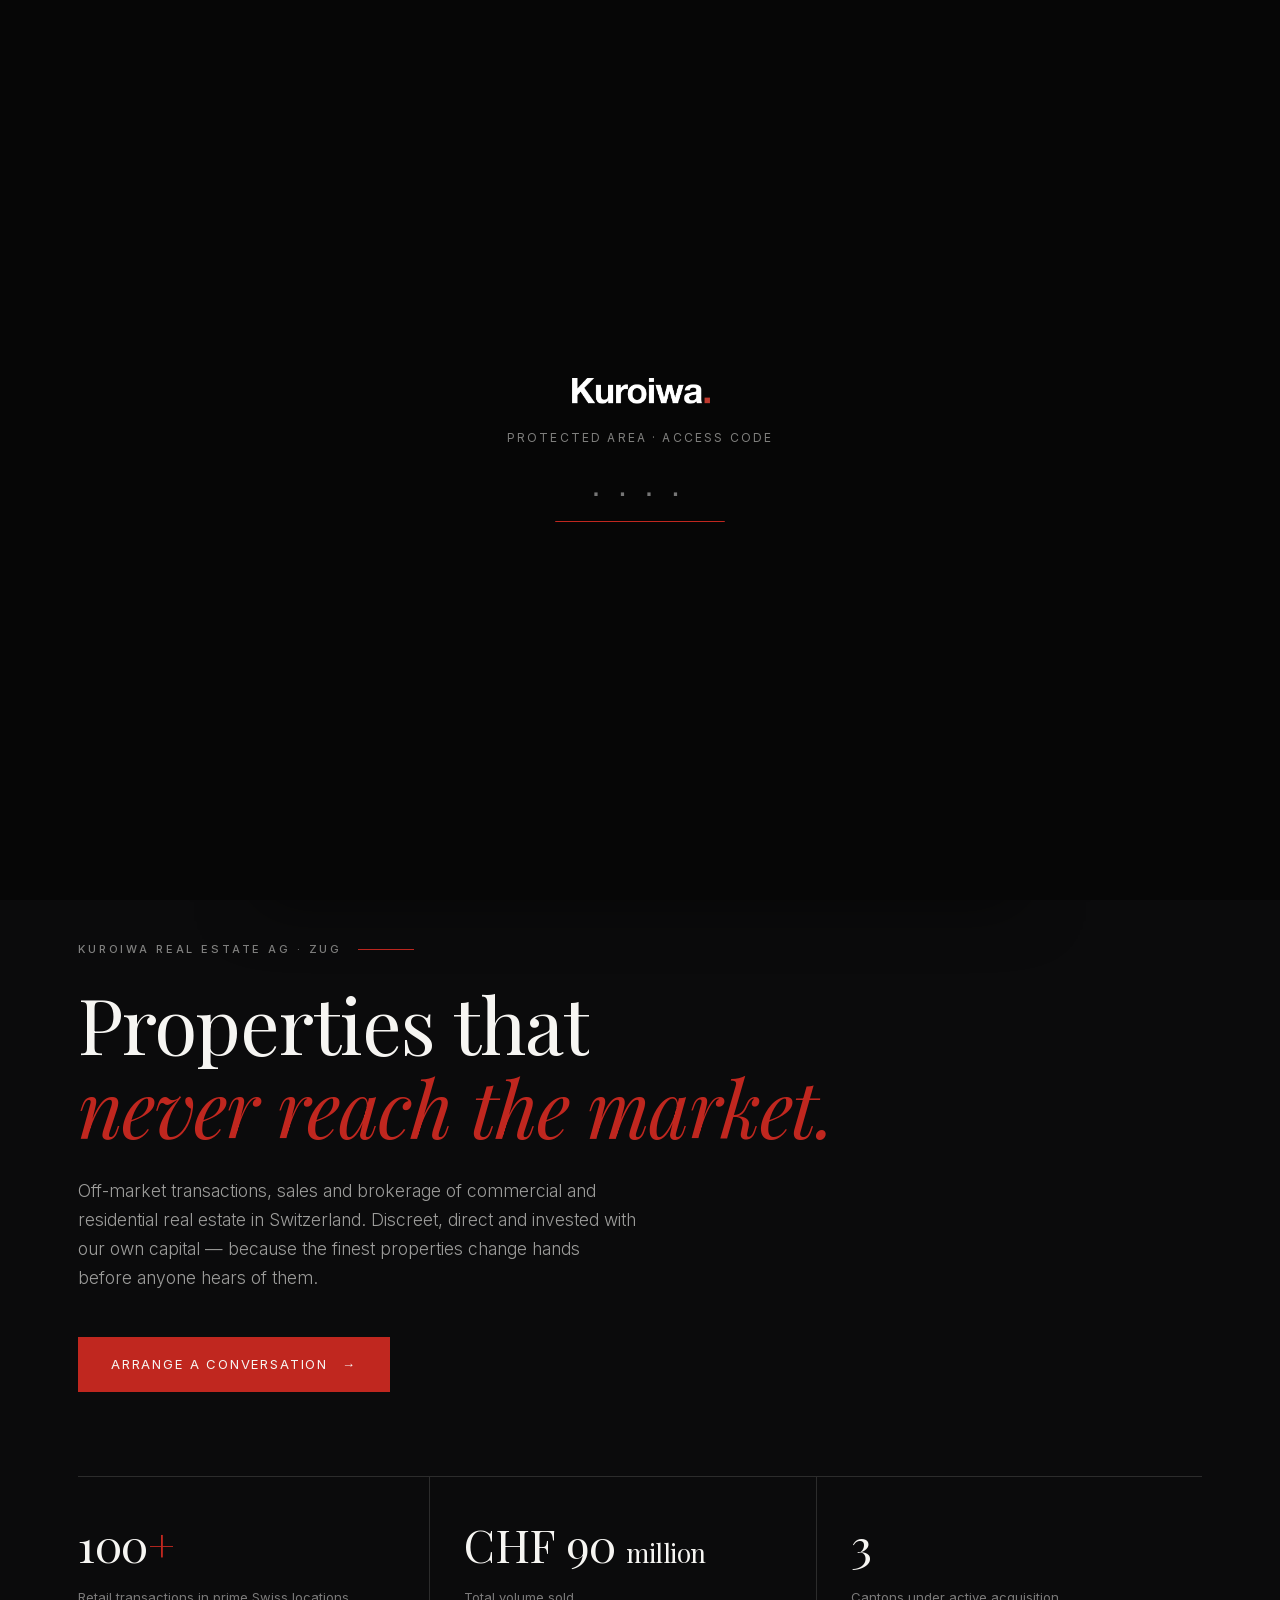
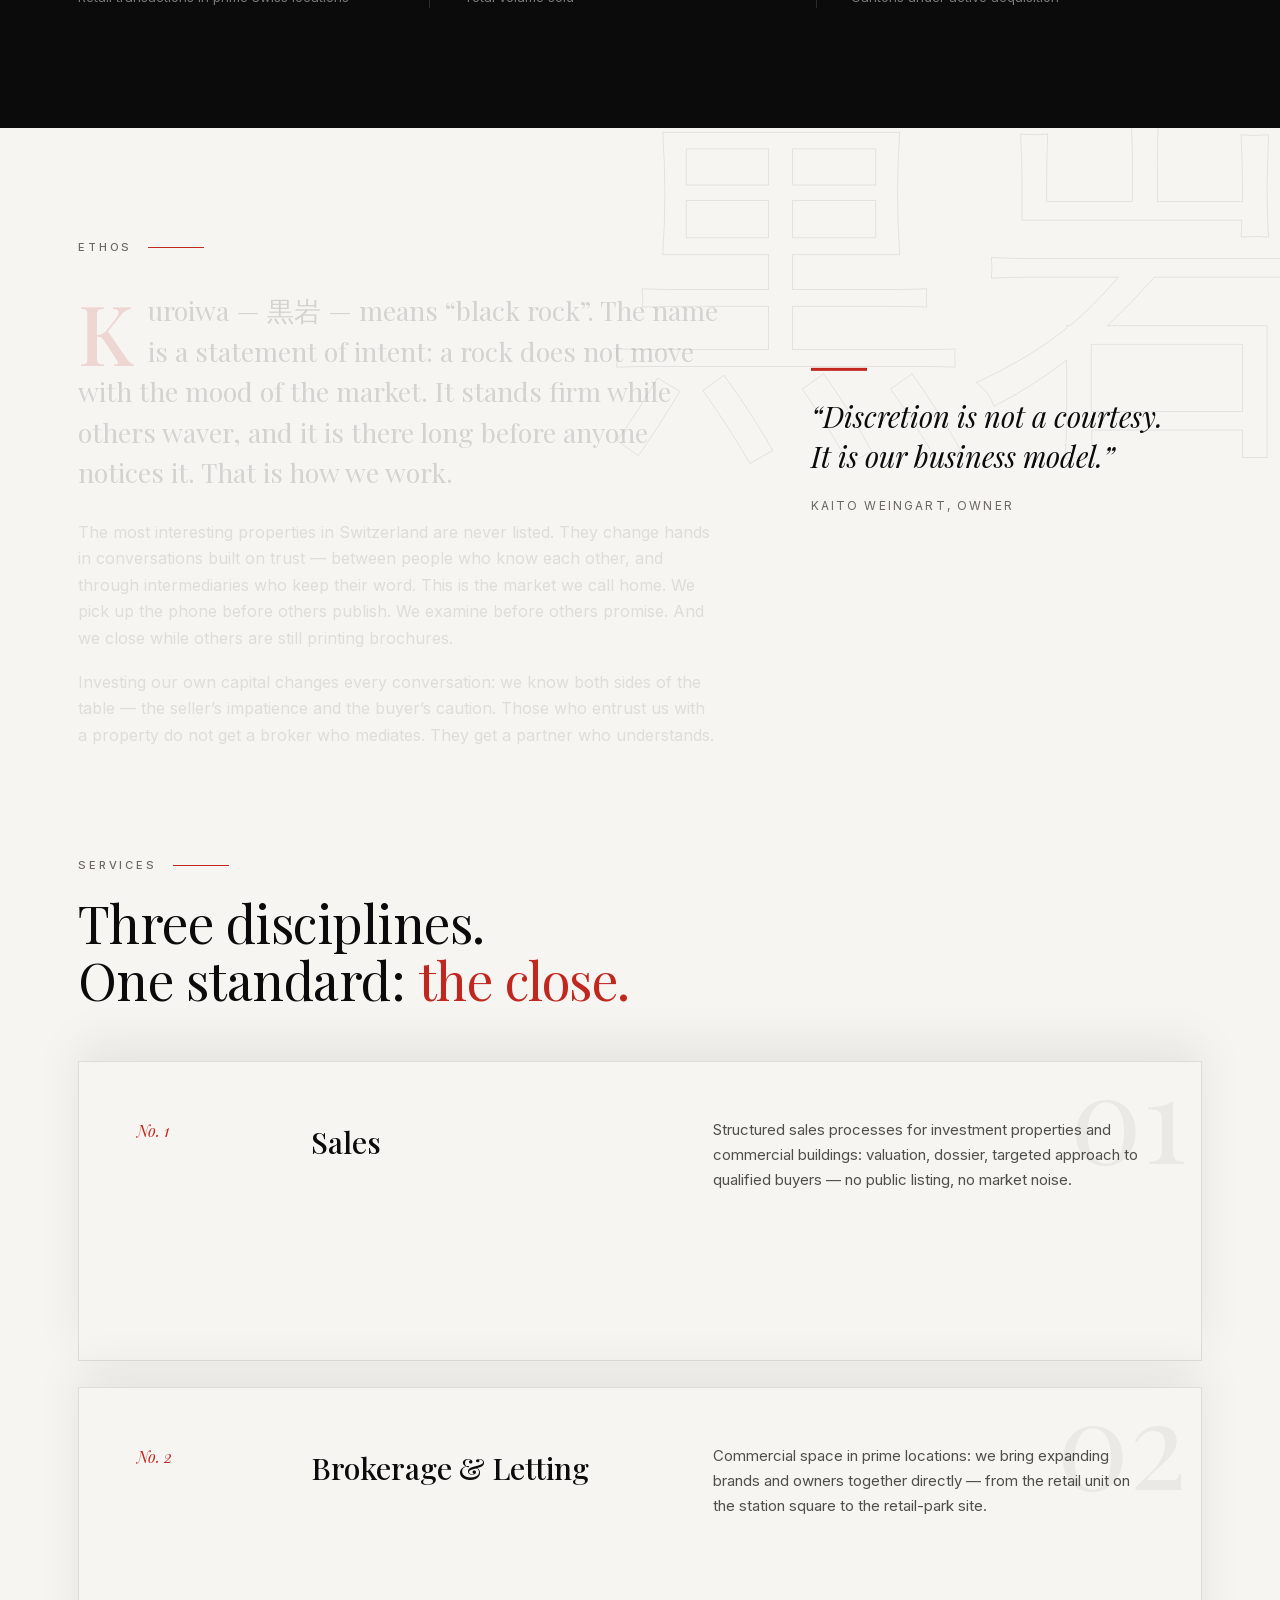
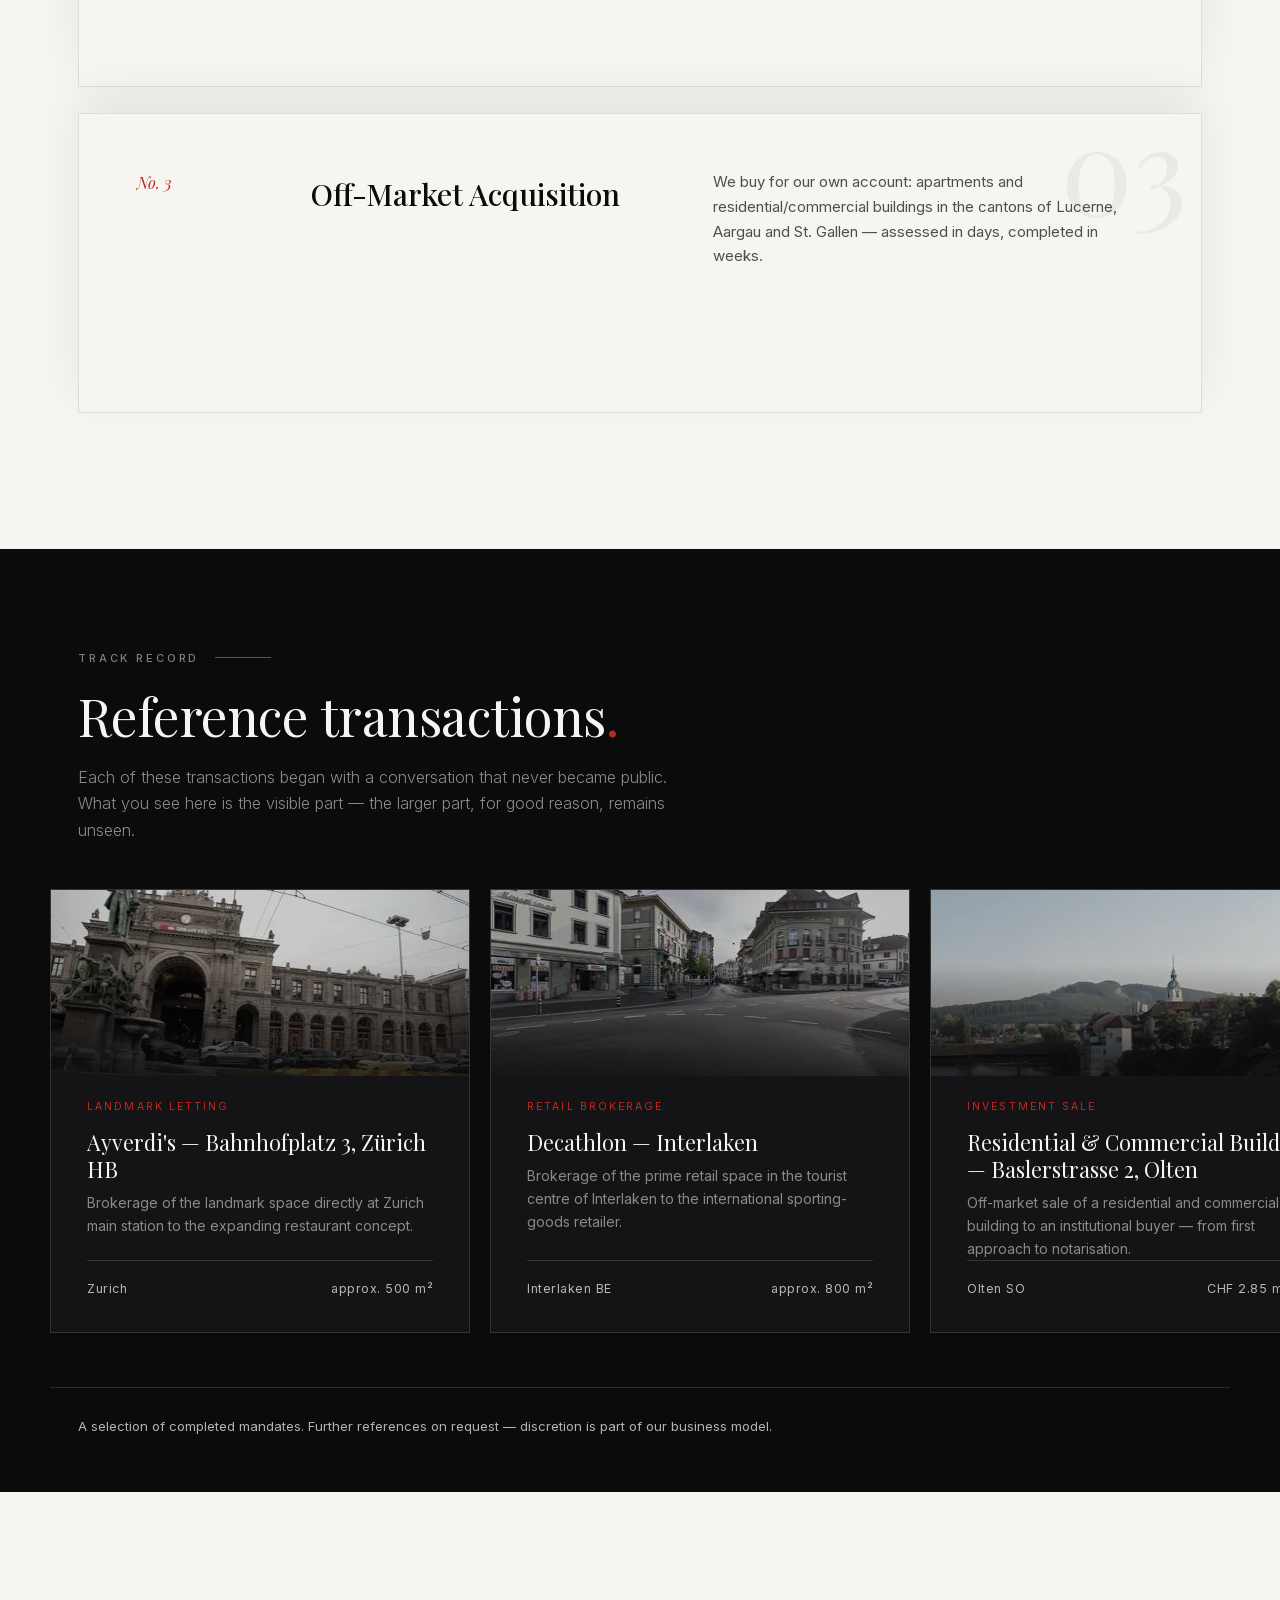
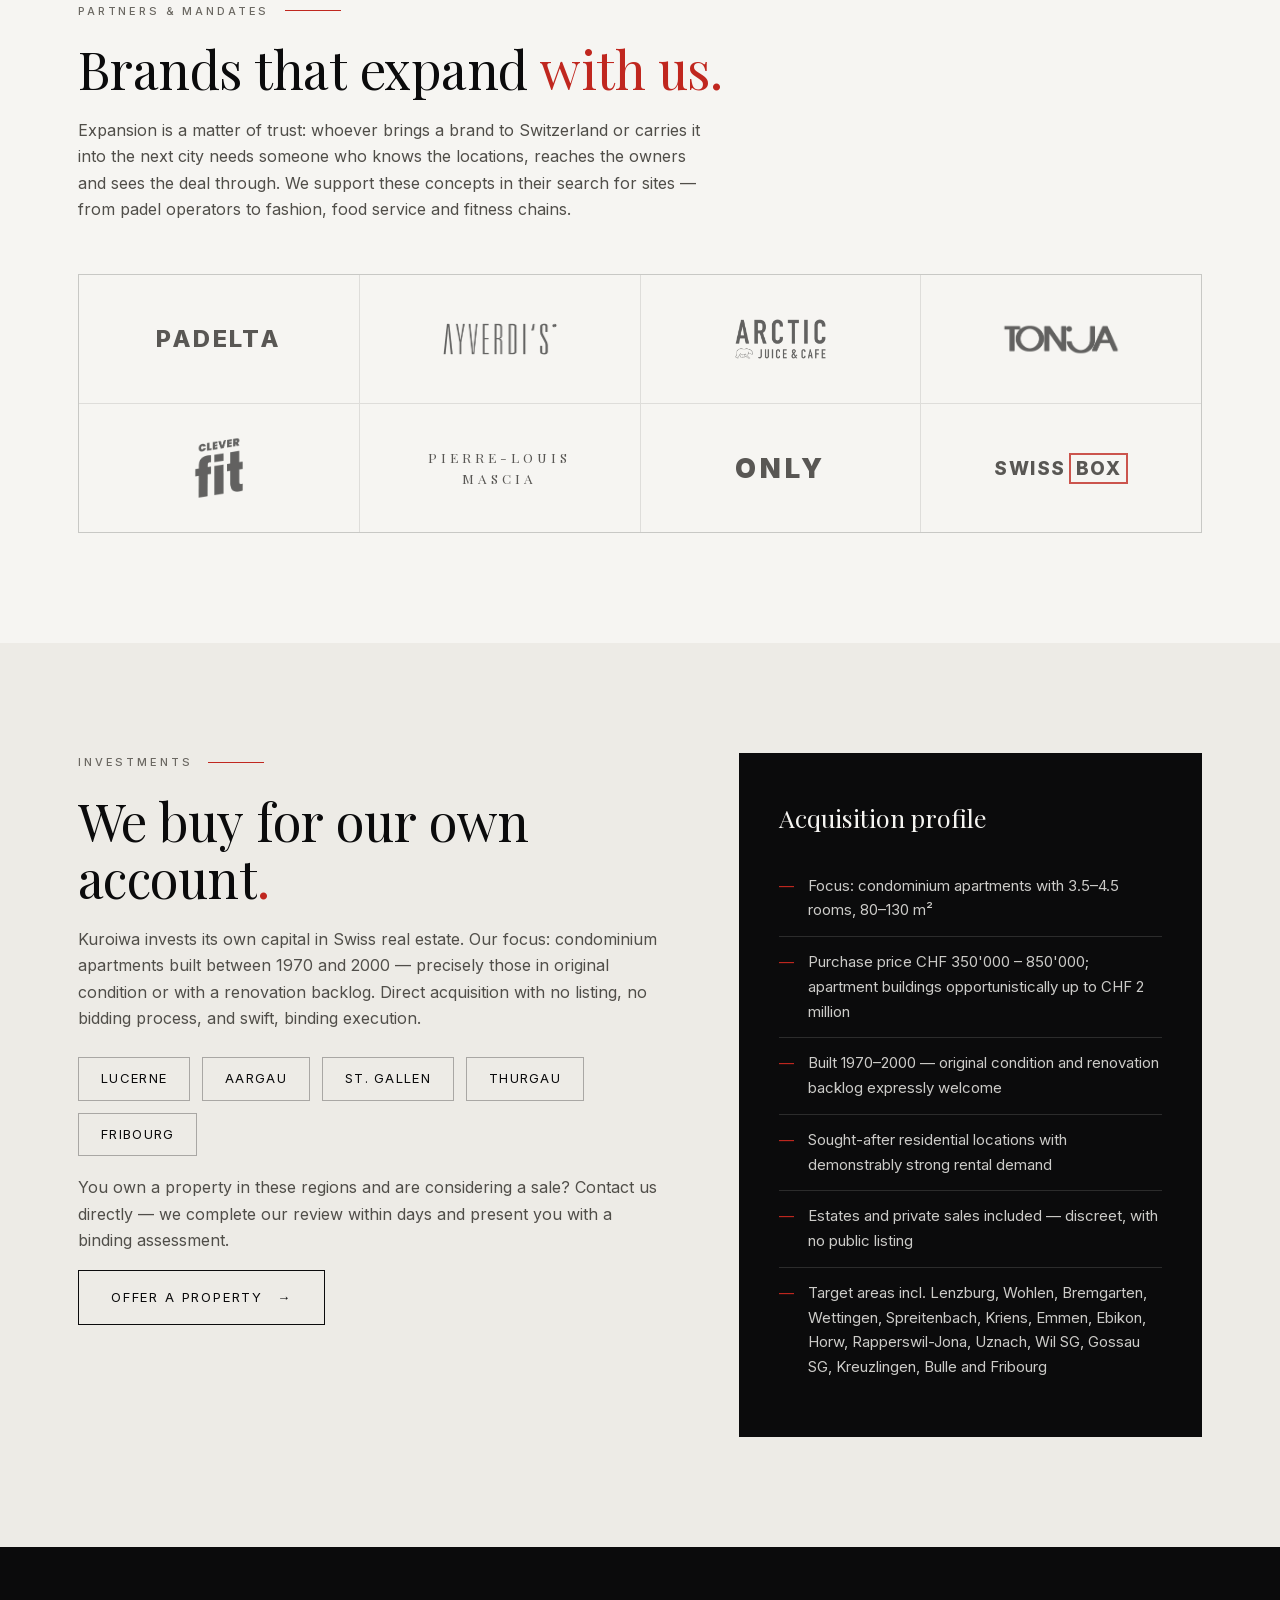
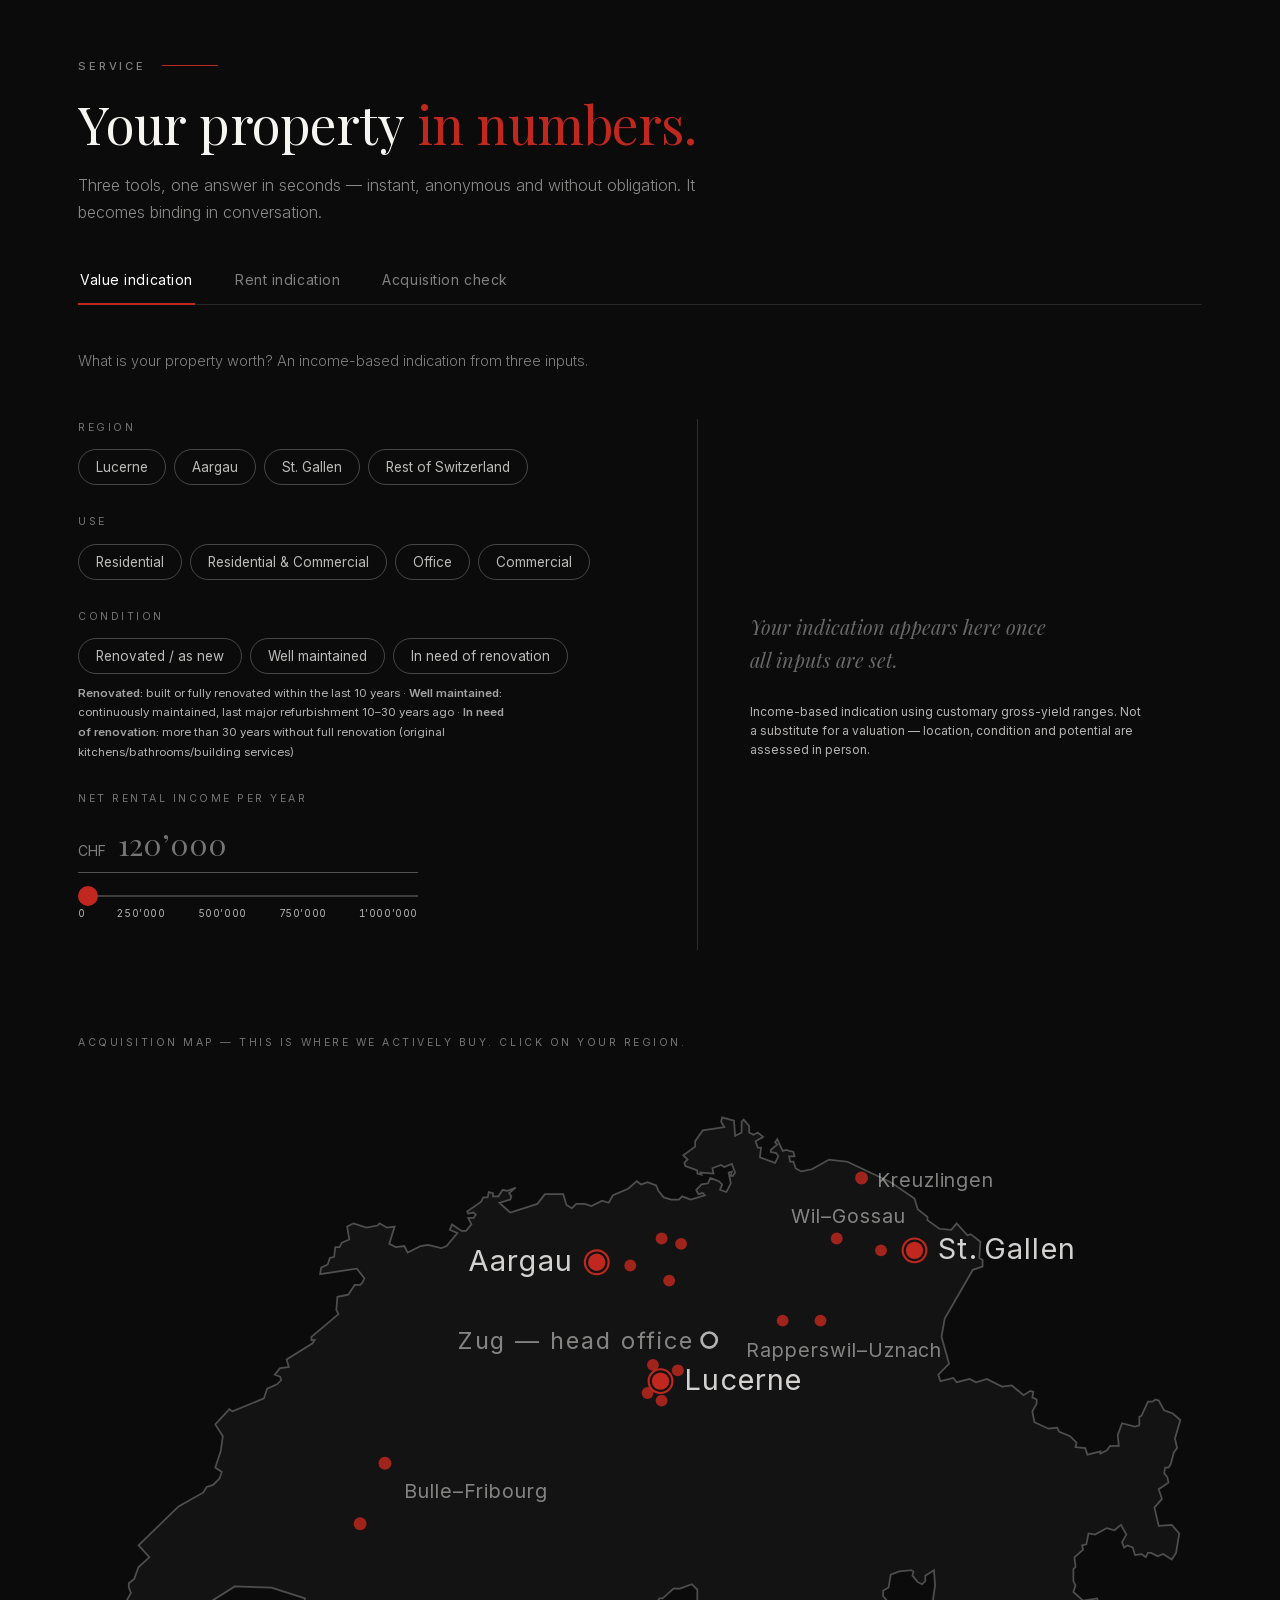
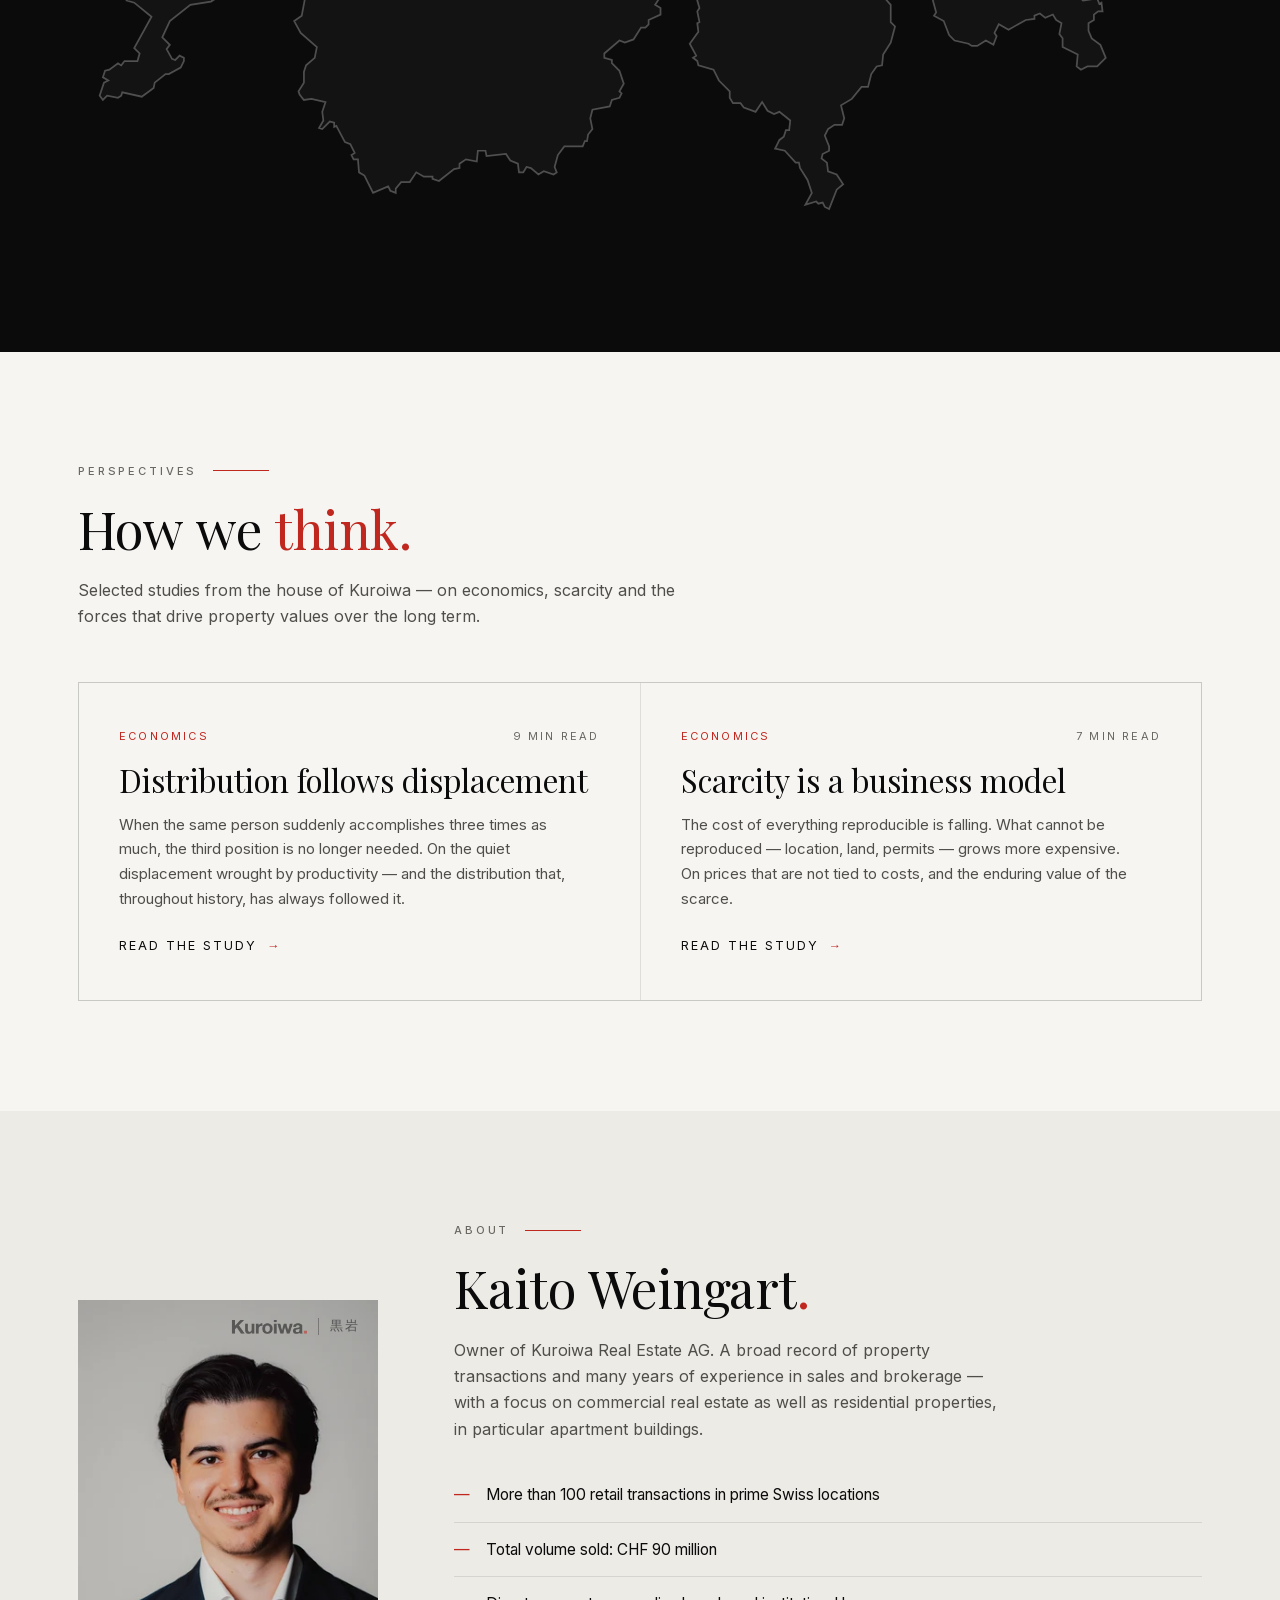
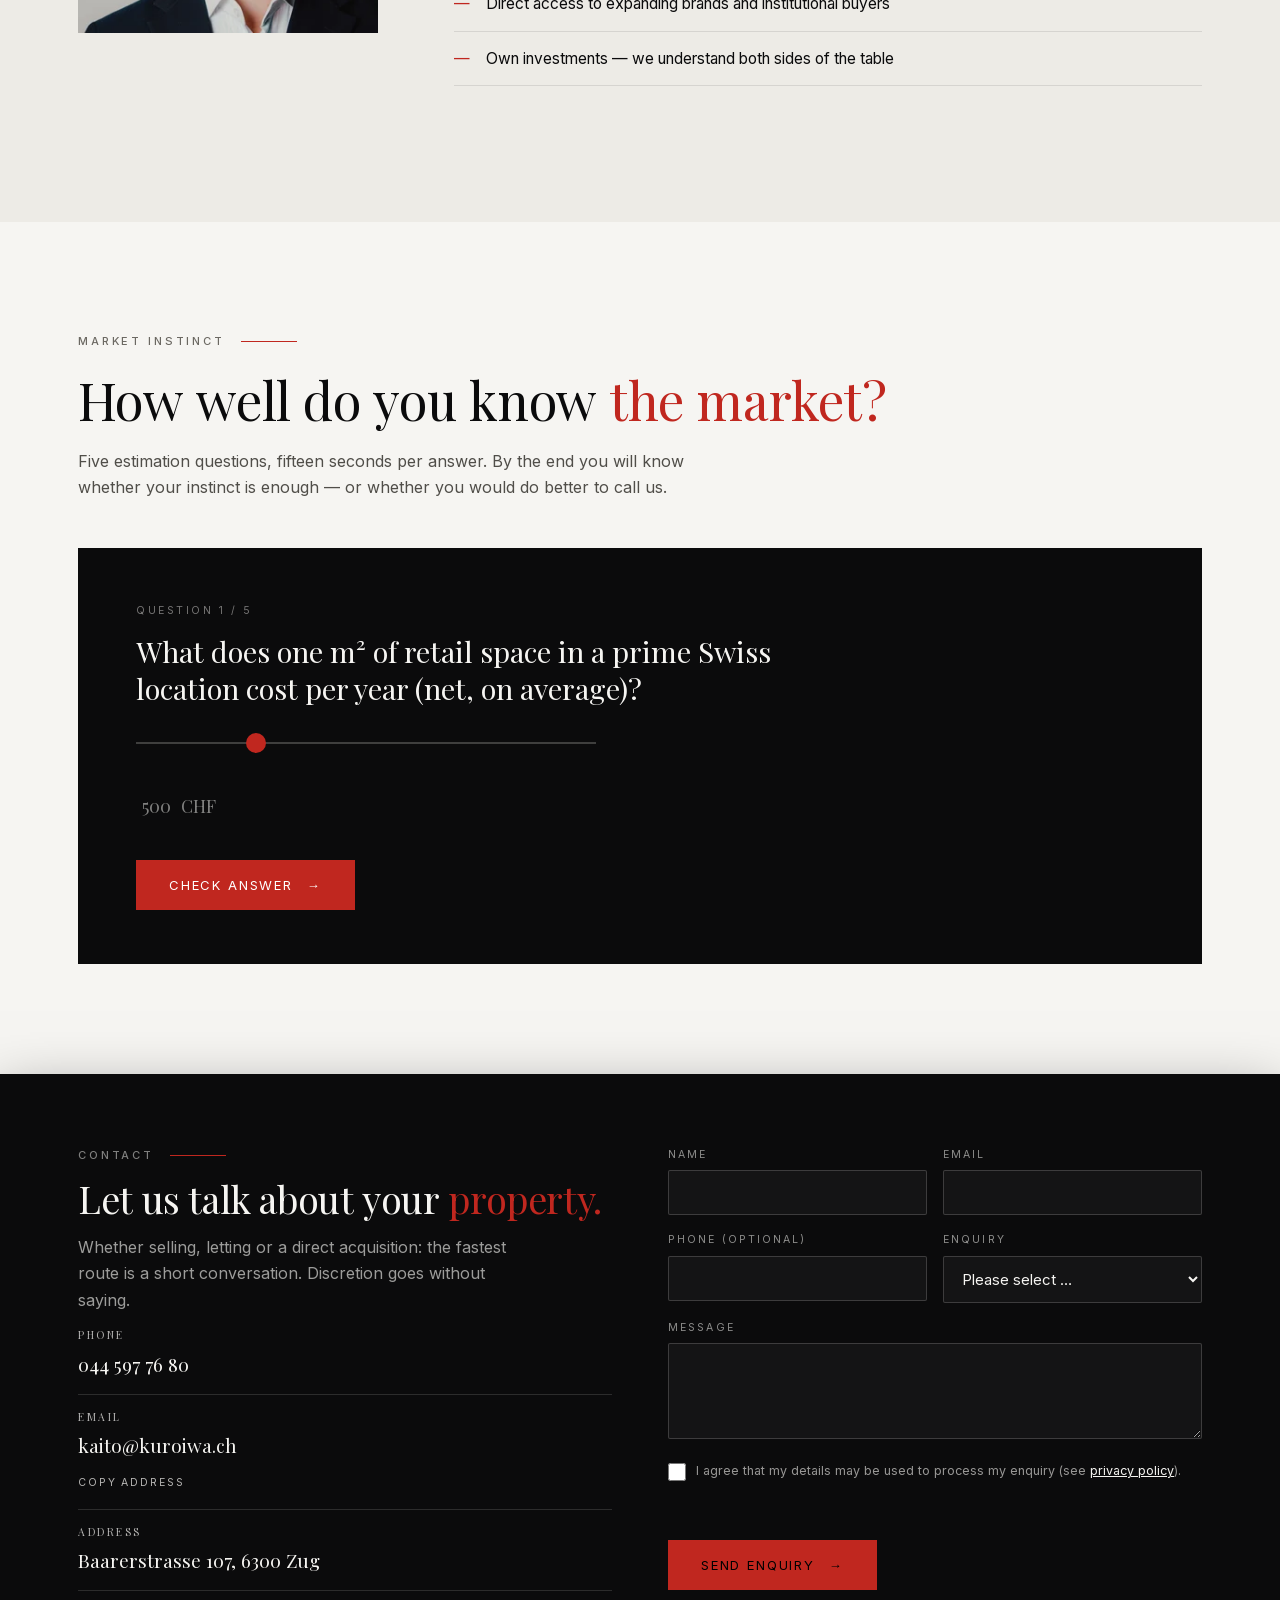
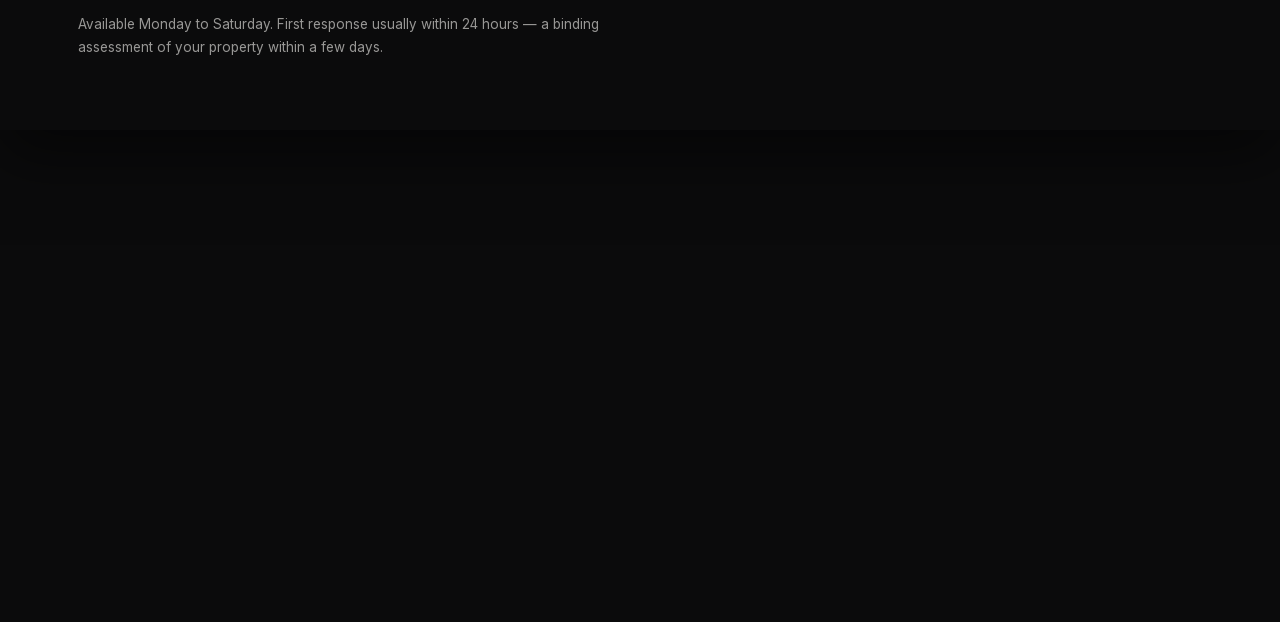
<file: en/index.html>
<!DOCTYPE html>
<html lang="en">
<head>
<meta charset="utf-8">
<meta name="viewport" content="width=device-width, initial-scale=1">
<title>Kuroiwa Real Estate AG — Off-Market Properties, Sales &amp; Brokerage | Zug</title>
<meta name="description" content="Kuroiwa Real Estate AG, Zug: off-market transactions, sales and brokerage of commercial and residential real estate in Switzerland. Direct acquisition of properties in the cantons of Lucerne, Aargau and St. Gallen.">
<meta name="keywords" content="real estate Zug, off-market properties Switzerland, commercial real estate, sell apartment building, property brokerage, sell property Lucerne, Aargau, St. Gallen, investment property, Kuroiwa Real Estate">
<meta name="robots" content="noindex, nofollow"><!-- GO-LIVE: auf "index, follow" stellen (siehe DEPLOYMENT.md) -->
<meta name="author" content="Kuroiwa Real Estate AG">
<link rel="canonical" href="https://kuroiwa.ch/en/">
<link rel="alternate" hreflang="de-CH" href="https://kuroiwa.ch/">
<link rel="alternate" hreflang="en" href="https://kuroiwa.ch/en/">
<link rel="alternate" hreflang="fr-CH" href="https://kuroiwa.ch/fr/">
<link rel="alternate" hreflang="it-CH" href="https://kuroiwa.ch/it/">
<link rel="alternate" hreflang="x-default" href="https://kuroiwa.ch/">

<meta name="geo.region" content="CH-ZG">
<meta name="geo.placename" content="Zug">
<meta name="geo.position" content="47.1789;8.5165">
<meta name="ICBM" content="47.1789, 8.5165">

<meta property="og:type" content="website">
<meta property="og:site_name" content="Kuroiwa Real Estate AG">
<meta property="og:title" content="Kuroiwa Real Estate — Off-Market Properties, Sales &amp; Brokerage">
<meta property="og:description" content="Discreet off-market transactions for commercial and residential real estate in Switzerland. Direct acquisition in the cantons of Lucerne, Aargau and St. Gallen.">
<meta property="og:url" content="https://kuroiwa.ch/en/">
<meta property="og:locale" content="en_GB">
<meta property="og:image" content="https://kuroiwa.ch/assets/og.png">
<meta property="og:image:width" content="1200">
<meta property="og:image:height" content="630">
<meta name="twitter:card" content="summary_large_image">
<meta name="twitter:title" content="Kuroiwa Real Estate — Off-Market Properties Switzerland">
<meta name="twitter:description" content="Sales, brokerage and direct acquisition of commercial and residential real estate. Discreet and precise.">
<meta name="twitter:image" content="https://kuroiwa.ch/assets/og.png">

<link rel="icon" href="/favicon.ico" sizes="any">
<link rel="icon" type="image/png" sizes="48x48" href="/assets/brand/favicon-48.png">
<link rel="icon" type="image/png" sizes="96x96" href="/assets/brand/favicon-96.png">
<link rel="icon" type="image/png" sizes="192x192" href="/assets/brand/favicon-192.png">
<link rel="apple-touch-icon" href="/assets/brand/apple-touch-icon.png">

<link rel="preload" as="image" fetchpriority="high" imagesrcset="../assets/brand/hero-800.webp 800w, ../assets/brand/hero-1200.webp 1200w, ../assets/brand/hero-1920.webp 1920w" imagesizes="100vw" href="../assets/brand/hero-1200.webp">
<link rel="preload" as="image" href="../assets/brand/kuroiwa-wort.webp">
<link rel="preload" as="font" type="font/woff2" href="../assets/fonts/playfairdisplay-400-normal-latin.woff2" crossorigin>
<link rel="preload" as="font" type="font/woff2" href="../assets/fonts/inter-400-normal-latin.woff2" crossorigin>
<link rel="stylesheet" href="../assets/fonts/fonts.css">

<!-- Monitoring & Analytics (Sentry + erweiterbar, consent-fähig) — Konfiguration in assets/monitoring.js -->
<script defer src="../assets/monitoring.js"></script>

<script type="application/ld+json">
{
  "@context": "https://schema.org",
  "@graph": [
    {
      "@type": "RealEstateAgent",
      "@id": "https://kuroiwa.ch/#organisation",
      "name": "Kuroiwa Real Estate AG",
      "url": "https://kuroiwa.ch/",
      "logo": "https://kuroiwa.ch/assets/og.png",
      "telephone": "+41445977680",
      "email": "kaito@kuroiwa.ch",
      "address": { "@type": "PostalAddress", "streetAddress": "Baarerstrasse 107", "postalCode": "6300", "addressLocality": "Zug", "addressRegion": "ZG", "addressCountry": "CH" },
      "geo": { "@type": "GeoCoordinates", "latitude": 47.1789, "longitude": 8.5165 },
      "areaServed": [
        { "@type": "Country", "name": "Switzerland" },
        { "@type": "AdministrativeArea", "name": "Canton of Zug" },
        { "@type": "AdministrativeArea", "name": "Canton of Lucerne" },
        { "@type": "AdministrativeArea", "name": "Canton of Aargau" },
        { "@type": "AdministrativeArea", "name": "Canton of St. Gallen" },
        { "@type": "AdministrativeArea", "name": "Canton of Zurich" },
        { "@type": "AdministrativeArea", "name": "Canton of Thurgau" },
        { "@type": "AdministrativeArea", "name": "Canton of Fribourg" }
      ],
      "knowsAbout": ["Off-market transactions", "Commercial real estate", "Apartment buildings", "Property brokerage", "Investment properties"],
      "image": "https://kuroiwa.ch/assets/og.png",
      "founder": { "@id": "https://kuroiwa.ch/#kaito" },
      "hasOfferCatalog": {
        "@type": "OfferCatalog",
        "name": "Services",
        "itemListElement": [
          { "@type": "Offer", "itemOffered": { "@type": "Service", "name": "Sale of investment and commercial properties", "serviceType": "Property sales" } },
          { "@type": "Offer", "itemOffered": { "@type": "Service", "name": "Brokerage and letting of commercial space", "serviceType": "Property brokerage" } },
          { "@type": "Offer", "itemOffered": { "@type": "Service", "name": "Off-market acquisition of residential and commercial properties", "serviceType": "Property acquisition" } }
        ]
      }
    },
    {
      "@type": "Person",
      "@id": "https://kuroiwa.ch/#kaito",
      "name": "Kaito Weingart",
      "jobTitle": "Owner",
      "worksFor": { "@id": "https://kuroiwa.ch/#organisation" },
      "telephone": "+41445977680",
      "email": "kaito@kuroiwa.ch"
    },
    {
      "@type": "WebSite",
      "@id": "https://kuroiwa.ch/#website",
      "url": "https://kuroiwa.ch/en/",
      "name": "Kuroiwa Real Estate AG",
      "inLanguage": "en",
      "publisher": { "@id": "https://kuroiwa.ch/#organisation" }
    }
  ]
}
</script>

<link rel="stylesheet" href="../assets/site.css">
</head>
<body>
<div class="tor" id="tor">
  <img src="../assets/brand/kuroiwa-wort.webp" alt="Kuroiwa">
  <div class="tor-text">Protected area · Access code</div>
  <input id="torCode" type="password" inputmode="numeric" maxlength="4" placeholder="&middot;&middot;&middot;&middot;" autocomplete="off" aria-label="Access code">
  <div class="tor-fehler" id="torFehler" hidden>Incorrect code — please try again.</div>
</div>
<script>
(function () {
  const tor = document.getElementById('tor');
  if (sessionStorage.getItem('kuroiwa-zugang') === '1') { tor.remove(); return; }
  document.documentElement.style.overflow = 'hidden';
  const feld = document.getElementById('torCode');
  setTimeout(() => feld.focus(), 100);
  feld.addEventListener('input', () => {
    if (feld.value.length < 4) return;
    if (feld.value === '0000') {
      sessionStorage.setItem('kuroiwa-zugang', '1');
      tor.remove();
      document.documentElement.style.overflow = '';
    } else {
      document.getElementById('torFehler').hidden = false;
      feld.value = '';
    }
  });
})();
</script>
<div class="fortschritt" id="fortschritt" aria-hidden="true"></div>
<div class="lade" id="lade" aria-hidden="true"><div class="lade-inhalt"><span class="lade-kanji">黒岩</span><span class="lade-zahl" id="ladeZahl">0&thinsp;%</span></div></div>
<div class="toast" id="toast" role="status">Email address copied</div>
<button class="hoch" id="hoch" aria-label="Back to top">&uarr;</button>

<nav id="nav">
  <div class="wrap nav-inner">
    <a class="marke" href="#top"><img src="../assets/brand/kuroiwa-wort.webp" alt="Kuroiwa Real Estate" width="78" height="22" style="width:auto"></a>
    <div class="nav-links">
      <a href="#leistungen">Services</a>
      <a href="#track">Track Record</a>
      <a href="#partner">Partners</a>
      <a href="#investitionen">Investments</a>
      <a href="#wert">Value Check</a>
      <a href="#perspektiven">Perspectives</a>
      <a href="#ueber">About</a>
      <div class="lang" aria-label="Select language"><a href="../" hreflang="de-CH" lang="de">DE</a><a class="akt" href="./" hreflang="en" lang="en" aria-current="true">EN</a><a href="../fr/" hreflang="fr-CH" lang="fr">FR</a><a href="../it/" hreflang="it-CH" lang="it">IT</a></div>
      <a class="cta-mini" href="#kontakt">Contact</a>
    </div>
  </div>
</nav>

<!-- Intro im KWI-Stil -->
<header class="intro" id="top">
  <div class="bg"></div>
  <div class="korn"></div>
  <div class="intro-inhalt">
    <img class="logo" src="../assets/brand/kuroiwa-wort.webp" alt="Kuroiwa — 黒岩" width="430" height="80">
    <div class="unterzeile">Real Estate<b>.</b></div>
  </div>
  <div class="scrollcue"><span>Scroll</span><span class="ln"></span></div>
</header>

<section class="statement">
  <div class="wrap">
    <div class="label hell">Kuroiwa Real Estate AG · Zug</div>
    <h1>Properties that <em>never reach the market.</em></h1>
    <p class="sub">Off-market transactions, sales and brokerage of commercial and residential real estate in Switzerland. Discreet, direct and invested with our own capital — because the finest properties change hands before anyone hears of them.</p>
    <a class="cta voll" href="#kontakt">Arrange a conversation</a>
    <div class="zeile">
      <div class="zahl"><div class="gross"><span class="zaehler" data-ziel="100">0</span><span class="rot">+</span></div><div class="klein">Retail transactions in prime Swiss locations</div></div>
      <div class="zahl"><div class="gross">CHF <span class="zaehler" data-ziel="90">0</span> <span style="font-size:26px">million</span></div><div class="klein">Total volume sold</div></div>
      <div class="zahl"><div class="gross"><span class="zaehler" data-ziel="3">0</span></div><div class="klein">Cantons under active acquisition</div></div>
    </div>
  </div>
</section>

<section class="hell-sektion manifest" id="haltung">
  <span class="kanji-wz" id="kanjiWz" aria-hidden="true">黒岩</span>
  <div class="wrap enter">
    <div class="label">Ethos</div>
    <div class="manifest-grid">
      <div class="manifest-text">
        <p class="gross-prosa"><span class="initial">K</span>uroiwa — 黒岩 — means “black rock”. The name is a statement of intent: a rock does not move with the mood of the market. It stands firm while others waver, and it is there long before anyone notices it. That is how we work.</p>
        <p>The most interesting properties in Switzerland are never listed. They change hands in conversations built on trust — between people who know each other, and through intermediaries who keep their word. This is the market we call home. We pick up the phone before others publish. We examine before others promise. And we close while others are still printing brochures.</p>
        <p>Investing our own capital changes every conversation: we know both sides of the table — the seller’s impatience and the buyer’s caution. Those who entrust us with a property do not get a broker who mediates. They get a partner who understands.</p>
      </div>
      <div class="zitat">
        <div class="zitat-strich"></div>
        <blockquote>“Discretion is not a courtesy.<br>It is our business model.”</blockquote>
        <div class="zitat-wer">Kaito Weingart, Owner</div>
      </div>
    </div>
  </div>
</section>

<section class="hell-sektion" id="leistungen" style="padding-top:0">
  <div class="wrap enter">
    <div class="label">Services</div>
    <h2>Three disciplines.<br>One standard: <span class="rot">the close.</span></h2>
    <div class="drei">
      <div class="kachel" data-nr="01">
        <div class="nr">No. 1</div>
        <h3>Sales</h3>
        <p>Structured sales processes for investment properties and commercial buildings: valuation, dossier, targeted approach to qualified buyers — no public listing, no market noise.</p>
      </div>
      <div class="kachel" data-nr="02">
        <div class="nr">No. 2</div>
        <h3>Brokerage &amp; Letting</h3>
        <p>Commercial space in prime locations: we bring expanding brands and owners together directly — from the retail unit on the station square to the retail-park site.</p>
      </div>
      <div class="kachel" data-nr="03">
        <div class="nr">No. 3</div>
        <h3>Off-Market Acquisition</h3>
        <p>We buy for our own account: apartments and residential/commercial buildings in the cantons of Lucerne, Aargau and St. Gallen — assessed in days, completed in weeks.</p>
      </div>
    </div>
  </div>
</section>

<section class="dunkel" id="track" style="padding:0">
  <div class="track-klebt">
    <div class="wrap enter">
      <div class="label hell">Track Record</div>
      <h2>Reference transactions<span class="rot">.</span></h2>
      <p style="max-width:620px;color:rgba(246,245,242,.55);font-weight:300">Each of these transactions began with a conversation that never became public. What you see here is the visible part — the larger part, for good reason, remains unseen.</p>
    </div>
    <div class="deals" id="dealSpur">
      <div class="deal">
        <div class="deal-bild"><picture><source srcset="../assets/deals/ayverdis-420.webp 420w, ../assets/deals/ayverdis.webp 840w" sizes="(max-width: 860px) 92vw, 420px" type="image/webp"><img src="../assets/deals/ayverdis.jpg" srcset="../assets/deals/ayverdis-420.jpg 420w, ../assets/deals/ayverdis.jpg 840w" sizes="(max-width: 860px) 92vw, 420px" alt="Zurich main station on Bahnhofplatz" width="840" height="380" loading="lazy" decoding="async"></picture></div>
        <div class="typ">Landmark Letting</div>
        <h3>Ayverdi's — Bahnhofplatz 3, Zürich HB</h3>
        <p>Brokerage of the landmark space directly at Zurich main station to the expanding restaurant concept.</p>
        <div class="meta"><span>Zurich</span><span>approx. 500 m²</span></div>
      </div>
      <div class="deal">
        <div class="deal-bild"><picture><source srcset="../assets/deals/decathlon-420.webp 420w, ../assets/deals/decathlon.webp 840w" sizes="(max-width: 860px) 92vw, 420px" type="image/webp"><img src="../assets/deals/decathlon.jpg" srcset="../assets/deals/decathlon-420.jpg 420w, ../assets/deals/decathlon.jpg 840w" sizes="(max-width: 860px) 92vw, 420px" alt="Shopping street in Interlaken" width="840" height="380" loading="lazy" decoding="async"></picture></div>
        <div class="typ">Retail Brokerage</div>
        <h3>Decathlon — Interlaken</h3>
        <p>Brokerage of the prime retail space in the tourist centre of Interlaken to the international sporting-goods retailer.</p>
        <div class="meta"><span>Interlaken BE</span><span>approx. 800 m²</span></div>
      </div>
      <div class="deal">
        <div class="deal-bild"><picture><source srcset="../assets/deals/olten-420.webp 420w, ../assets/deals/olten.webp 840w" sizes="(max-width: 860px) 92vw, 420px" type="image/webp"><img src="../assets/deals/olten.jpg" srcset="../assets/deals/olten-420.jpg 420w, ../assets/deals/olten.jpg 840w" sizes="(max-width: 860px) 92vw, 420px" alt="Old town of Olten on the Aare" width="840" height="380" loading="lazy" decoding="async"></picture></div>
        <div class="typ">Investment Sale</div>
        <h3>Residential &amp; Commercial Building — Baslerstrasse 2, Olten</h3>
        <p>Off-market sale of a residential and commercial building to an institutional buyer — from first approach to notarisation.</p>
        <div class="meta"><span>Olten SO</span><span>CHF 2.85 million</span></div>
      </div>
      <div class="deal">
        <div class="deal-bild"><picture><source srcset="../assets/deals/only-420.webp 420w, ../assets/deals/only.webp 840w" sizes="(max-width: 860px) 92vw, 420px" type="image/webp"><img src="../assets/deals/only.jpg" srcset="../assets/deals/only-420.jpg 420w, ../assets/deals/only.jpg 840w" sizes="(max-width: 860px) 92vw, 420px" alt="Bahnhofstrasse in Interlaken" width="840" height="380" loading="lazy" decoding="async"></picture></div>
        <div class="typ">Retail Brokerage</div>
        <h3>Only — Bahnhofstrasse 23, Interlaken</h3>
        <p>Brokerage of the retail unit on Bahnhofstrasse in Interlaken to the international fashion brand.</p>
        <div class="meta"><span>Interlaken BE</span><span>prime location</span></div>
      </div>
      <div class="deal">
        <div class="deal-bild"><picture><source srcset="../assets/deals/retail-420.webp 420w, ../assets/deals/retail.webp 840w" sizes="(max-width: 860px) 92vw, 420px" type="image/webp"><img src="../assets/deals/retail.jpg" srcset="../assets/deals/retail-420.jpg 420w, ../assets/deals/retail.jpg 840w" sizes="(max-width: 860px) 92vw, 420px" alt="Bahnhofstrasse Zurich, prime retail location" width="840" height="380" loading="lazy" decoding="async"></picture></div>
        <div class="typ">Portfolio</div>
        <h3>100+ retail transactions in prime locations</h3>
        <p>More than one hundred completed brokerage and advisory mandates for retail space in Switzerland's top locations.</p>
        <div class="meta"><span>Switzerland</span><span>ongoing</span></div>
      </div>
      <div class="deal">
        <div class="deal-bild"><picture><source srcset="../assets/deals/volumen-420.webp 420w, ../assets/deals/volumen.webp 840w" sizes="(max-width: 860px) 92vw, 420px" type="image/webp"><img src="../assets/deals/volumen.jpg" srcset="../assets/deals/volumen-420.jpg 420w, ../assets/deals/volumen.jpg 840w" sizes="(max-width: 860px) 92vw, 420px" alt="Old town of Zug with the Zytturm clock tower" width="840" height="380" loading="lazy" decoding="async"></picture></div>
        <div class="typ">Transaction Volume</div>
        <h3>CHF 90 million in volume sold</h3>
        <p>Advised sales of residential and commercial properties — from single assets to portfolios.</p>
        <div class="meta"><span>Switzerland</span><span>total</span></div>
      </div>
    </div>
    <div class="track-balken"><div id="trackBalken"></div></div>
    <div class="wrap"><div class="fussnote">A selection of completed mandates. Further references on request — discretion is part of our business model.</div></div>
  </div>
</section>

<section class="hell-sektion" id="partner">
  <div class="wrap enter">
    <div class="label">Partners &amp; Mandates</div>
    <h2>Brands that expand <span class="rot">with us.</span></h2>
    <p style="max-width:640px;color:#504e49">Expansion is a matter of trust: whoever brings a brand to Switzerland or carries it into the next city needs someone who knows the locations, reaches the owners and sees the deal through. We support these concepts in their search for sites — from padel operators to fashion, food service and fitness chains.</p>
    <div class="logowall">
      <div class="logo-zelle"><span class="wm wm-padelta">PADELTA</span></div>
      <div class="logo-zelle"><img class="logo-img" src="../assets/logos/ayverdis.webp" alt="Ayverdi's" width="490" height="160" loading="lazy" decoding="async"></div>
      <div class="logo-zelle"><img class="logo-img" src="../assets/logos/arctic.webp" alt="Arctic Juice &amp; Café" width="338" height="160" loading="lazy" decoding="async"></div>
      <div class="logo-zelle"><img class="logo-img" src="../assets/logos/tonja.webp" alt="Tonja Concept" width="521" height="160" loading="lazy" decoding="async"></div>
      <div class="logo-zelle"><img class="logo-img logo-tall" src="../assets/logos/clever-fit.webp" alt="clever fit" width="131" height="160" loading="lazy" decoding="async"></div>
      <div class="logo-zelle"><span class="wm wm-plm">PIERRE-LOUIS<br>MASCIA</span></div>
      <div class="logo-zelle"><span class="wm wm-only">ONLY</span></div>
      <div class="logo-zelle"><span class="wm wm-swissbox">SWISS<b>BOX</b></span></div>
    </div>
  </div>
</section>

<section class="invest" id="investitionen">
  <div class="wrap enter">
    <div class="invest-grid">
      <div>
        <div class="label">Investments</div>
        <h2>We buy for our own account<span class="rot">.</span></h2>
        <p style="color:#504e49">Kuroiwa invests its own capital in Swiss real estate. Our focus: condominium apartments built between 1970 and 2000 — precisely those in original condition or with a renovation backlog. Direct acquisition with no listing, no bidding process, and swift, binding execution.</p>
        <div class="kantone">
          <div class="kanton">Lucerne</div>
          <div class="kanton">Aargau</div>
          <div class="kanton">St. Gallen</div>
          <div class="kanton">Thurgau</div>
          <div class="kanton">Fribourg</div>
        </div>
        <p style="color:#504e49;margin-top:18px">You own a property in these regions and are considering a sale? Contact us directly — we complete our review within days and present you with a binding assessment.</p>
        <a class="cta" style="border-color:var(--ink);color:var(--ink);margin-top:16px" href="#wert">Offer a property</a>
      </div>
      <div class="profil">
        <h3>Acquisition profile</h3>
        <ul>
          <li>Focus: condominium apartments with 3.5–4.5 rooms, 80–130 m²</li>
          <li>Purchase price CHF 350'000 – 850'000; apartment buildings opportunistically up to CHF 2 million</li>
          <li>Built 1970–2000 — original condition and renovation backlog expressly welcome</li>
          <li>Sought-after residential locations with demonstrably strong rental demand</li>
          <li>Estates and private sales included — discreet, with no public listing</li>
          <li>Target areas incl. Lenzburg, Wohlen, Bremgarten, Wettingen, Spreitenbach, Kriens, Emmen, Ebikon, Horw, Rapperswil-Jona, Uznach, Wil SG, Gossau SG, Kreuzlingen, Bulle and Fribourg</li>
        </ul>
      </div>
    </div>
  </div>
</section>

<section class="dunkel" id="wert">
  <div class="wrap enter">
    <div class="label hell">Service</div>
    <h2>Your property <span class="rot">in numbers.</span></h2>
    <p style="max-width:620px;color:rgba(246,245,242,.55);font-weight:300">Three tools, one answer in seconds — instant, anonymous and without obligation. It becomes binding in conversation.</p>

    <div class="tab-leiste" role="tablist">
      <button class="tab aktiv" data-tab="wert" role="tab">Value indication</button>
      <button class="tab" data-tab="miete" role="tab">Rent indication</button>
      <button class="tab" data-tab="check" role="tab">Acquisition check</button>
    </div>

    <div class="tab-panel" id="panel-wert">
    <p style="max-width:560px;color:rgba(246,245,242,.5);font-weight:300;font-size:14.5px;margin-bottom:34px">What is your property worth? An income-based indication from three inputs.</p>
    <div class="wert-grid">
      <div>
        <div class="wert-feld">
          <div class="feld-name">Region</div>
          <div class="pillen" data-gruppe="wregion">
            <button class="pille" data-wert="luzern">Lucerne</button>
            <button class="pille" data-wert="aargau">Aargau</button>
            <button class="pille" data-wert="stgallen">St. Gallen</button>
            <button class="pille" data-wert="uebrige">Rest of Switzerland</button>
          </div>
          <select id="wertKanton" class="kanton-wahl" hidden aria-label="Select canton">
            <option value="">Select canton …</option>
            <option value="Zürich">Zurich</option><option value="Bern">Bern</option><option value="Zug">Zug</option><option value="Schwyz">Schwyz</option>
            <option value="Solothurn">Solothurn</option><option value="Basel-Stadt">Basel-Stadt</option><option value="Basel-Landschaft">Basel-Landschaft</option>
            <option value="Thurgau">Thurgau</option><option value="Graubünden">Graubünden</option><option value="Tessin">Ticino</option><option value="Waadt">Vaud</option>
            <option value="Wallis">Valais</option><option value="Freiburg">Fribourg</option><option value="Genf">Geneva</option><option value="Neuenburg">Neuchâtel</option>
            <option value="Jura">Jura</option><option value="Schaffhausen">Schaffhausen</option><option value="Glarus">Glarus</option><option value="Uri">Uri</option>
            <option value="Obwalden">Obwalden</option><option value="Nidwalden">Nidwalden</option><option value="Appenzell Ausserrhoden">Appenzell Ausserrhoden</option>
            <option value="Appenzell Innerrhoden">Appenzell Innerrhoden</option>
          </select>
        </div>
        <div class="wert-feld">
          <div class="feld-name">Use</div>
          <div class="pillen" data-gruppe="wnutzung">
            <button class="pille" data-wert="wohnen">Residential</button>
            <button class="pille" data-wert="wg">Residential &amp; Commercial</button>
            <button class="pille" data-wert="buero">Office</button>
            <button class="pille" data-wert="gewerbe">Commercial</button>
          </div>
        </div>
        <div class="wert-feld">
          <div class="feld-name">Condition</div>
          <div class="pillen" data-gruppe="wzustand">
            <button class="pille" data-wert="saniert">Renovated / as new</button>
            <button class="pille" data-wert="gepflegt">Well maintained</button>
            <button class="pille" data-wert="sanierungsbedarf">In need of renovation</button>
          </div>
          <div class="feld-hilfe"><b>Renovated:</b> built or fully renovated within the last 10 years · <b>Well maintained:</b> continuously maintained, last major refurbishment 10–30 years ago · <b>In need of renovation:</b> more than 30 years without full renovation (original kitchens/bathrooms/building services)</div>
        </div>
        <div class="wert-feld">
          <div class="feld-name">Net rental income per year</div>
          <div class="ertrag-eingabe"><span>CHF</span><input id="wertErtrag" type="number" inputmode="numeric" min="0" step="1000" placeholder="120&#8217;000" aria-label="Net rental income per year in Swiss francs"></div>
          <input id="wertSlider" class="ertrag-regler" type="range" min="0" max="1000000" step="5000" value="0" aria-label="Set net rental income per year">
          <div class="regler-skala"><span>0</span><span>250&#8217;000</span><span>500&#8217;000</span><span>750&#8217;000</span><span>1&#8217;000&#8217;000</span></div>
        </div>
      </div>
      <div class="wert-ergebnis">
        <div class="wert-warten" id="wertWarten">Your indication appears here once all inputs are set.</div>
        <div id="wertResultat" hidden>
          <div class="wert-zahl" id="wertZahl"></div>
          <div class="wert-sub" id="wertSub"></div>
          <div class="check-ctas" style="margin-top:28px">
            <a class="cta voll" id="wertWa" href="#" rel="noopener" target="_blank">Request a binding assessment</a>
            <a class="cta" id="wertMail" style="border-color:rgba(246,245,242,.4);color:var(--paper)" href="#">By email</a>
          </div>
        </div>
        <div class="wert-hinweis">Income-based indication using customary gross-yield ranges. Not a substitute for a valuation — location, condition and potential are assessed in person.</div>
      </div>
    </div>

    </div>

    <div class="tab-panel" id="panel-miete" hidden>
      <p style="max-width:560px;color:rgba(246,245,242,.5);font-weight:300;font-size:14.5px;margin-bottom:34px">What is your commercial space worth? Market-level prices per m² — on request with a concrete rent proposal for your tenants or a re-letting.</p>
      <div class="wert-grid">
        <div>
          <div class="wert-feld">
            <div class="feld-name">Use</div>
            <div class="pillen" data-gruppe="gnutzung">
              <button class="pille" data-wert="retail">Retail / Shop</button>
              <button class="pille" data-wert="buero">Office</button>
              <button class="pille" data-wert="gastro">Food &amp; Beverage</button>
              <button class="pille" data-wert="lager">Warehouse / Retail park</button>
            </div>
          </div>
          <div class="wert-feld">
            <div class="feld-name">Canton</div>
            <select id="mietKanton" class="kanton-wahl" style="margin-top:2px" aria-label="Canton of the commercial space">
              <option value="">Select canton …</option>
              <option value="Zürich">Zurich</option><option value="Bern">Bern</option><option value="Luzern">Lucerne</option><option value="Zug">Zug</option>
              <option value="Schwyz">Schwyz</option><option value="Aargau">Aargau</option><option value="St. Gallen">St. Gallen</option><option value="Solothurn">Solothurn</option>
              <option value="Basel-Stadt">Basel-Stadt</option><option value="Basel-Landschaft">Basel-Landschaft</option><option value="Thurgau">Thurgau</option>
              <option value="Graubünden">Graubünden</option><option value="Tessin">Ticino</option><option value="Waadt">Vaud</option><option value="Wallis">Valais</option>
              <option value="Freiburg">Fribourg</option><option value="Genf">Geneva</option><option value="Neuenburg">Neuchâtel</option><option value="Jura">Jura</option>
              <option value="Schaffhausen">Schaffhausen</option><option value="Glarus">Glarus</option><option value="Uri">Uri</option><option value="Obwalden">Obwalden</option>
              <option value="Nidwalden">Nidwalden</option><option value="Appenzell Ausserrhoden">Appenzell Ausserrhoden</option><option value="Appenzell Innerrhoden">Appenzell Innerrhoden</option>
            </select>
          </div>
          <div class="wert-feld">
            <div class="feld-name">Location</div>
            <div class="pillen" data-gruppe="glage">
              <button class="pille" data-wert="lage1a">Prime — station / pedestrian zone</button>
              <button class="pille" data-wert="lage1b">Secondary — near the centre</button>
              <button class="pille" data-wert="quartier">Neighbourhood / suburbs</button>
            </div>
          </div>
          <div class="wert-feld">
            <div class="feld-name">Floor</div>
            <div class="pillen" data-gruppe="gstock">
              <button class="pille" data-wert="eg">Ground floor</button>
              <button class="pille" data-wert="og">Upper floor</button>
              <button class="pille" data-wert="ug">Basement</button>
            </div>
          </div>
          <div class="wert-feld">
            <div class="feld-name">Area</div>
            <div class="ertrag-eingabe"><span>m²</span><input id="mietFlaeche" type="number" inputmode="numeric" min="0" step="10" placeholder="250" aria-label="Area in square metres"></div>
            <input id="mietSlider" class="ertrag-regler" type="range" min="0" max="2000" step="10" value="0" aria-label="Set area">
            <div class="regler-skala"><span>0</span><span>500</span><span>1&#8217;000</span><span>1&#8217;500</span><span>2&#8217;000 m²</span></div>
          </div>
        </div>
        <div class="wert-ergebnis">
          <div class="wert-warten" id="mietWarten">Your rent indication appears here once all inputs are set.</div>
          <div id="mietResultat" hidden>
            <div class="wert-zahl" id="mietZahl"></div>
            <div class="wert-sub" id="mietSub"></div>
            <div class="check-ctas" style="margin-top:28px">
              <a class="cta voll" id="mietWa" href="#" rel="noopener" target="_blank">Request a concrete rent proposal</a>
              <a class="cta" id="mietMail" style="border-color:rgba(246,245,242,.4);color:var(--paper)" href="#">By email</a>
            </div>
          </div>
          <div class="wert-hinweis">Net rent ranges (excluding service charges) by use and location quality, based on practice across Switzerland. The concrete proposal takes account of site, footfall and fit-out.</div>
        </div>
      </div>
    </div>

    <div class="tab-panel" id="panel-check" hidden>
    <div class="check enter" id="check">
      <div class="label hell">Acquisition Check</div>
      <h3>Does your property fit? <span class="rot">An answer in 20 seconds.</span></h3>
      <div class="check-felder">
        <div>
          <div class="feld-name">Canton</div>
          <div class="pillen" data-gruppe="kanton">
            <button class="pille" data-wert="luzern">Lucerne</button>
            <button class="pille" data-wert="aargau">Aargau</button>
            <button class="pille" data-wert="stgallen">St. Gallen</button>
            <button class="pille" data-wert="anderer">Other</button>
          </div>
        </div>
        <div>
          <div class="feld-name">Property</div>
          <div class="pillen" data-gruppe="objekt">
            <button class="pille" data-wert="wohnung">Apartment / Studio</button>
            <button class="pille" data-wert="mfh">Apartment building</button>
            <button class="pille" data-wert="wgh">Residential &amp; Commercial Building</button>
            <button class="pille" data-wert="gewerbe">Commercial</button>
          </div>
        </div>
        <div>
          <div class="feld-name">Price expectation</div>
          <div class="pillen" data-gruppe="preis">
            <button class="pille" data-wert="bis1">up to 1 million</button>
            <button class="pille" data-wert="m12">1–2 million</button>
            <button class="pille" data-wert="ueber2">over 2 million</button>
          </div>
        </div>
      </div>
      <div class="check-ergebnis" id="checkErgebnis" hidden>
        <p id="checkText"></p>
        <div class="check-ctas">
          <a class="cta voll" id="checkWa" href="#" rel="noopener" target="_blank">Send key facts via WhatsApp</a>
          <a class="cta" id="checkMail" style="border-color:rgba(246,245,242,.4);color:var(--paper)" href="#">By email</a>
        </div>
      </div>
    </div>
    </div>

    <div class="karte-block">
      <div class="feld-name">Acquisition map — this is where we actively buy. Click on your region.</div>
      <svg viewBox="-20 -30 1040 700" role="img" aria-label="Acquisition regions of Kuroiwa Real Estate AG in Switzerland">
        <path class="ch-umriss" d="M778,244L776,238L786,228L779,203L782,186L808,141L817,138L817,132L814,130L815,115L806,108L803,109L793,98L788,104L777,103L766,95L766,92L757,85L754,75L732,60L692,41L675,39L659,48L649,50L644,47L642,41L639,41L638,36L643,36L642,32L635,30L632,31L627,20L625,23L627,25L621,30L621,32L626,33L628,36L625,42L611,37L612,28L609,28L607,22L614,18L609,14L605,16L601,14L601,8L596,2L594,4L594,14L588,17L587,3L576,0L575,4L578,9L558,12L551,22L551,27L540,35L544,39L541,42L542,45L553,49L553,52L557,53L556,51L568,52L567,47L575,44L578,46L585,43L588,51L586,54L584,54L585,50L582,51L584,61L580,69L574,67L576,62L573,59L565,56L563,61L557,62L552,67L554,71L558,70L560,72L547,76L539,73L536,76L529,76L522,74L517,68L515,63L507,60L501,62L497,59L489,66L475,72L471,79L465,77L455,82L449,80L441,80L437,84L432,81L429,71L412,71L405,80L380,88L370,79L380,76L381,73L379,70L385,65L377,68L373,67L369,73L364,73L364,70L360,69L359,74L355,74L353,78L340,87L341,89L346,88L348,90L346,93L341,93L344,99L339,105L335,105L326,99L324,104L331,107L321,119L316,121L304,118L297,119L285,125L282,119L274,120L268,117L273,101L266,102L259,98L257,100L247,102L235,98L229,101L231,113L224,116L222,120L218,120L217,129L213,130L211,136L205,139L204,145L238,140L245,149L243,153L241,155L236,155L230,164L220,166L219,178L221,182L196,203L196,206L199,206L197,209L173,224L175,231L167,232L162,238L167,240L168,243L164,247L155,251L152,260L123,272L120,270L107,284L114,295L112,309L107,324L113,328L111,334L105,340L99,342L96,347L73,360L36,396L46,407L36,416L32,427L27,431L27,435L29,440L25,447L32,449L48,462L32,491L37,496L35,503L23,503L20,507L17,505L9,511L5,512L3,518L8,521L4,523L0,535L3,539L7,535L17,537L20,535L21,532L39,536L50,528L51,523L61,515L64,515L75,509L78,503L78,500L74,498L70,502L67,501L62,492L65,488L58,481L65,466L84,451L103,448L125,434L159,435L190,445L187,461L180,466L186,477L201,490L199,500L191,507L189,513L189,523L184,531L185,534L189,539L196,538L209,541L206,550L207,558L203,565L206,566L213,559L217,560L217,564L219,563L227,578L232,580L236,588L233,590L235,594L239,594L240,606L245,609L253,625L267,619L269,623L274,625L274,621L279,615L287,615L293,606L300,610L308,610L308,612L314,614L328,603L333,602L333,598L339,594L349,596L350,586L357,586L358,591L376,589L380,595L387,598L388,606L392,606L395,601L399,602L406,608L411,605L420,608L423,606L421,601L424,590L430,582L447,582L449,577L451,577L452,571L456,566L454,556L456,548L472,545L474,539L481,537L483,533L481,531L485,524L481,512L474,505L474,502L467,500L467,496L481,484L486,486L494,483L501,472L505,472L508,469L508,465L519,460L519,454L514,451L518,445L521,445L531,436L537,436L548,432L553,437L553,447L555,454L553,457L555,467L553,468L554,476L546,487L552,498L549,500L553,503L554,507L568,511L573,521L583,531L583,537L586,542L593,542L596,546L607,550L613,541L618,549L624,552L629,550L639,558L638,567L635,567L633,573L629,576L625,584L634,586L644,597L647,597L648,602L655,613L659,625L653,636L663,633L665,635L669,634L671,638L675,640L682,622L688,617L682,608L674,605L673,597L668,593L669,589L675,586L675,582L671,572L674,566L680,562L687,562L689,556L686,544L696,538L705,527L711,527L714,515L719,508L724,507L725,497L732,486L736,471L732,467L732,451L725,443L725,438L730,435L732,423L740,420L751,419L753,420L752,424L757,430L761,432L764,429L764,424L772,419L773,433L771,447L774,458L772,461L781,466L786,479L791,484L804,487L807,489L812,489L820,484L827,488L830,480L828,477L832,469L841,474L857,465L865,464L865,461L870,459L875,463L882,460L885,465L890,468L888,478L891,482L891,490L905,497L904,508L908,511L914,508L923,508L931,500L926,488L918,482L915,475L915,468L920,465L920,460L924,457L928,457L927,449L925,450L923,445L910,447L901,439L903,433L901,429L901,418L903,416L902,407L910,400L909,396L913,395L915,385L921,386L932,380L939,382L945,377L950,386L946,393L948,398L951,396L956,398L958,405L964,404L968,407L970,403L973,403L979,406L984,404L992,409L996,403L999,385L992,377L980,378L976,361L983,353L980,344L989,338L988,333L985,329L986,324L989,324L991,321L994,310L997,306L995,297L1000,280L993,274L985,271L980,262L977,261L974,263L970,263L964,276L962,277L962,285L958,286L946,283L942,294L943,304L935,304L932,308L926,311L926,309L914,312L912,306L903,305L904,301L898,295L888,291L886,287L878,288L865,282L863,272L867,265L867,261L863,259L864,254L861,253L855,257L844,248L835,249L821,242L811,245L805,242L793,245L790,241L778,244Z"/>
        <g class="marker" data-region="Luzern"><circle class="puls" cx="519" cy="244" r="11"/><circle class="kern" cx="519" cy="244" r="8"/><text x="541" y="252">Lucerne</text></g>
        <g class="marker" data-region="Aargau"><circle class="puls" cx="460" cy="134" r="11"/><circle class="kern" cx="460" cy="134" r="8"/><text x="438" y="142" text-anchor="end">Aargau</text></g>
        <g class="marker" data-region="St. Gallen"><circle class="puls" cx="754" cy="123" r="11"/><circle class="kern" cx="754" cy="123" r="8"/><text x="776" y="131">St.&#8201;Gallen</text></g>
        <g class="hq"><circle cx="564" cy="206" r="7"/><text x="550" y="214" text-anchor="end">Zug — head office</text></g>
        <g class="ortgrp"><circle class="ort" cx="705" cy="56" r="6"><title>Kreuzlingen</title></circle><text class="ort-label" x="719" y="64">Kreuzlingen</text></g>
        <g class="ortgrp"><circle class="ort" cx="264" cy="320" r="6"><title>Fribourg</title></circle><circle class="ort" cx="241" cy="376" r="6"><title>Bulle</title></circle><text class="ort-label" x="282" y="352">Bulle–Fribourg</text></g>
        <g class="ortgrp"><circle class="ort" cx="632" cy="188" r="5.5"><title>Rapperswil-Jona</title></circle><circle class="ort" cx="667" cy="188" r="5.5"><title>Uznach</title></circle><text class="ort-label" x="598" y="222">Rapperswil–Uznach</text></g>
        <g class="ortgrp"><circle class="ort" cx="682" cy="112" r="5.5"><title>Wil SG</title></circle><circle class="ort" cx="723" cy="123" r="5.5"><title>Gossau SG</title></circle><text class="ort-label" x="640" y="98">Wil–Gossau</text></g>
        <g class="ortgrp"><circle class="ort" cx="491" cy="137" r="5.5"><title>Lenzburg</title></circle><circle class="ort" cx="527" cy="151" r="5.5"><title>Wohlen · Bremgarten</title></circle><circle class="ort" cx="520" cy="112" r="5.5"><title>Wettingen</title></circle><circle class="ort" cx="538" cy="117" r="5.5"><title>Spreitenbach</title></circle></g>
        <g class="ortgrp"><circle class="ort" cx="512" cy="229" r="5.5"><title>Emmen</title></circle><circle class="ort" cx="535" cy="234" r="5.5"><title>Ebikon</title></circle><circle class="ort" cx="507" cy="255" r="5.5"><title>Kriens</title></circle><circle class="ort" cx="520" cy="262" r="5.5"><title>Horw</title></circle></g>
      </svg>
    </div>
  </div>
</section>

<section class="hell-sektion" id="perspektiven">
  <div class="wrap enter">
    <div class="label">Perspectives</div>
    <h2>How we <span class="rot">think.</span></h2>
    <p style="max-width:600px;color:#504e49">Selected studies from the house of Kuroiwa — on economics, scarcity and the forces that drive property values over the long term.</p>
    <div class="studien">
      <a class="studie" href="https://kwicapital.ch/study.html?id=verteilung-folgt-verdraengung" target="_blank" rel="noopener nofollow">
        <div class="kopfzeile"><span>Economics</span><span>9 min read</span></div>
        <h3>Distribution follows displacement</h3>
        <p>When the same person suddenly accomplishes three times as much, the third position is no longer needed. On the quiet displacement wrought by productivity — and the distribution that, throughout history, has always followed it.</p>
        <span class="mehr">Read the study</span>
      </a>
      <a class="studie" href="https://kwicapital.ch/study.html?id=knappheit-ist-ein-geschaeftsmodell" target="_blank" rel="noopener nofollow">
        <div class="kopfzeile"><span>Economics</span><span>7 min read</span></div>
        <h3>Scarcity is a business model</h3>
        <p>The cost of everything reproducible is falling. What cannot be reproduced — location, land, permits — grows more expensive. On prices that are not tied to costs, and the enduring value of the scarce.</p>
        <span class="mehr">Read the study</span>
      </a>
    </div>
  </div>
</section>

<section class="hell-sektion" id="ueber" style="background:var(--paper2)">
  <div class="wrap enter">
    <div class="ueber-grid">
      <div class="portrait mit-bild">
        <picture>
          <source type="image/webp" srcset="../assets/brand/kaito-324.webp 324w, ../assets/brand/kaito-648.webp 648w" sizes="(max-width: 900px) 100vw, 300px">
          <img src="../assets/brand/kaito-324.jpg" srcset="../assets/brand/kaito-324.jpg 324w, ../assets/brand/kaito-648.jpg 648w" sizes="(max-width: 900px) 100vw, 300px" width="324" height="360" loading="lazy" decoding="async" alt="Kaito Weingart, owner of Kuroiwa Real Estate AG">
        </picture>
        <span class="bild-marke" aria-hidden="true">
          <img src="../assets/brand/kuroiwa-wort-ink.png" alt="" width="520" height="97">
          <span class="strich"></span><span class="kanji">黒岩</span>
        </span>
      </div>
      <div class="ueber">
        <div class="label">About</div>
        <h2>Kaito Weingart<span class="rot">.</span></h2>
        <p>Owner of Kuroiwa Real Estate AG. A broad record of property transactions and many years of experience in sales and brokerage — with a focus on commercial real estate as well as residential properties, in particular apartment buildings.</p>
        <div class="punkte">
          <div>More than 100 retail transactions in prime Swiss locations</div>
          <div>Total volume sold: CHF 90 million</div>
          <div>Direct access to expanding brands and institutional buyers</div>
          <div>Own investments — we understand both sides of the table</div>
        </div>
      </div>
    </div>
  </div>
</section>

<section class="hell-sektion" id="instinkt">
  <div class="wrap enter">
    <div class="label">Market Instinct</div>
    <h2>How well do you know <span class="rot">the market?</span></h2>
    <p style="max-width:620px;color:#504e49">Five estimation questions, fifteen seconds per answer. By the end you will know whether your instinct is enough — or whether you would do better to call us.</p>
    <div class="quiz-karte" id="quiz">
      <div id="quizLauf">
        <div class="feld-name"><span id="quizNr">Question 1 / 5</span></div>
        <div class="quiz-frage" id="quizFrage"></div>
        <input class="ertrag-regler" id="quizRegler" type="range" aria-label="Set your estimate">
        <div class="quiz-wert"><span id="quizWert">–</span><span id="quizEinheit"></span></div>
        <div class="quiz-aufloesung" id="quizAufloesung" hidden>
          <div class="quiz-punkte" id="quizPunkte"></div>
          <div class="quiz-quelle" id="quizQuelle"></div>
        </div>
        <div class="check-ctas" style="margin-top:30px">
          <button class="cta voll" id="quizKnopf" style="cursor:pointer;font-family:var(--sans)">Check answer</button>
        </div>
      </div>
      <div id="quizSchluss" hidden>
        <div class="feld-name">Your result</div>
        <div class="quiz-schluss-titel" id="quizTitel"></div>
        <p style="color:rgba(246,245,242,.6);max-width:520px;margin-top:16px" id="quizFazit"></p>
        <div class="check-ctas" style="margin-top:30px">
          <a class="cta voll" href="#kontakt">Speak with the professional</a>
          <button class="cta" id="quizNochmal" style="cursor:pointer;border-color:rgba(246,245,242,.4);color:var(--paper);font-family:var(--sans)">Try again</button>
        </div>
      </div>
    </div>
  </div>
</section>

<section class="kontakt" id="kontakt">
  <div class="wrap enter">
    <div class="kontakt-grid">
      <div>
        <div class="label hell">Contact</div>
        <h2>Let us talk about your <span class="rot">property.</span></h2>
        <p style="color:rgba(246,245,242,.62);max-width:440px">Whether selling, letting or a direct acquisition: the fastest route is a short conversation. Discretion goes without saying.</p>
        <div class="k-zeile"><span class="was">Phone</span><a href="tel:+41445977680">044 597 76 80</a></div>
        <div class="k-zeile"><span class="was">Email</span><a href="mailto:kaito@kuroiwa.ch">kaito@kuroiwa.ch</a><button class="kopier" data-mail="kaito@kuroiwa.ch">Copy address</button></div>
        <div class="k-zeile"><span class="was">Address</span><span>Baarerstrasse 107, 6300 Zug</span></div>
        <p style="margin-top:22px;font-size:13.5px;color:rgba(246,245,242,.6)">Available Monday to Saturday. First response usually within 24 hours — a binding assessment of your property within a few days.</p>
      </div>
      <div>
        <form class="lead" id="leadForm" action="https://formspree.io/f/XXXXXXXX" method="POST" novalidate>
          <input type="text" name="_gotcha" class="lead-hp" tabindex="-1" autocomplete="off" aria-hidden="true">
          <div class="lead-reihe">
            <div><label for="lf-name">Name</label><input id="lf-name" name="name" type="text" autocomplete="name" required></div>
            <div><label for="lf-mail">Email</label><input id="lf-mail" name="email" type="email" autocomplete="email" required></div>
          </div>
          <div class="lead-reihe">
            <div><label for="lf-tel">Phone (optional)</label><input id="lf-tel" name="telefon" type="tel" autocomplete="tel"></div>
            <div><label for="lf-anliegen">Enquiry</label><select id="lf-anliegen" name="anliegen" required>
              <option value="">Please select …</option>
              <option value="Verkauf">Sale</option>
              <option value="Vermietung / Vermittlung">Letting / Brokerage</option>
              <option value="Ankauf (Sie kaufen mein Objekt)">Acquisition (you buy my property)</option>
              <option value="Wert-Indikation / Bewertung">Value indication / Valuation</option>
              <option value="Anderes">Other</option>
            </select></div>
          </div>
          <div><label for="lf-msg">Message</label><textarea id="lf-msg" name="nachricht" required></textarea></div>
          <label class="zustimmung"><input type="checkbox" name="einwilligung" required value="ja"><span>I agree that my details may be used to process my enquiry (see <a href="../datenschutz.html" hreflang="de">privacy policy</a>).</span></label>
          <div class="lead-status" id="leadStatus" role="status" aria-live="polite"></div>
          <button type="submit" class="cta voll senden">Send enquiry</button>
        </form>
        <div class="lead-dank" id="leadDank" role="status"><h3>Thank you — we will be in touch.</h3><p>Your enquiry has been received. First response usually within 24 hours.</p></div>
      </div>
    </div>
  </div>
</section>

<footer>
  <div class="wrap">
    <div class="fuss-top">
      <div>
        <img class="fuss-logo" src="../assets/brand/kuroiwa-wort.webp" alt="Kuroiwa" loading="lazy">
        <p class="fuss-desc">黒岩 — “black rock”. Off-market transactions, sales and brokerage of commercial and residential real estate in Switzerland.</p>
        <div class="flags" title="Japan × Switzerland">
          <svg width="20" height="14" viewBox="0 0 30 20"><rect width="30" height="20" rx="3" fill="#FAF9F6"/><circle cx="15" cy="10" r="5.6" fill="#BC002D"/></svg>
          <svg width="20" height="14" viewBox="0 0 30 20"><rect width="30" height="20" rx="3" fill="#D52B1E"/><rect x="12.9" y="4.5" width="4.2" height="11" rx="1" fill="#fff"/><rect x="9.5" y="7.9" width="11" height="4.2" rx="1" fill="#fff"/></svg>
        </div>
      </div>
      <div>
        <h5>Navigation</h5>
        <a href="#leistungen">Services</a>
        <a href="#track">Track Record</a>
        <a href="#investitionen">Investments</a>
        <a href="#wert">Value indication</a>
        <a href="#perspektiven">Perspectives</a>
        <a href="#ueber">About Kaito</a>
        <div class="lang fuss-lang"><a href="../" hreflang="de-CH" lang="de">DE</a><a class="akt" href="./" hreflang="en" lang="en" aria-current="true">EN</a><a href="../fr/" hreflang="fr-CH" lang="fr">FR</a><a href="../it/" hreflang="it-CH" lang="it">IT</a></div>
      </div>
      <div>
        <h5>Contact</h5>
        <a href="mailto:kaito@kuroiwa.ch">kaito@kuroiwa.ch</a>
        <a href="tel:+41445977680">044 597 76 80</a>
        <a href="../impressum.html" hreflang="de">Impressum &amp; Legal Notice</a>
        <a href="../datenschutz.html" hreflang="de">Privacy</a>
      </div>
    </div>
    <div class="fuss-unten">
      <span>© <span id="jahr"></span> Kuroiwa Real Estate AG · 黒岩</span>
      <span>Baarerstrasse 107 · 6300 Zug · Switzerland · <span id="ortszeit"></span></span>
    </div>
  </div>
</footer>

<div class="consent" id="consent" hidden>
  <div class="consent-inner">
    <p class="consent-text">We use essential cookies to run this site. With “Accept” you additionally allow anonymous statistics that help us improve the site. Details in the <a href="../datenschutz.html" hreflang="de">privacy policy</a>.</p>
    <div class="consent-btns">
      <button class="consent-btn nur" id="consentDeny" type="button">Essential only</button>
      <button class="consent-btn ja" id="consentAccept" type="button">Accept</button>
    </div>
  </div>
</div>

<script src="../assets/i18n.en.js"></script>
<script src="../assets/app.js"></script>
</body>
</html>
</file>
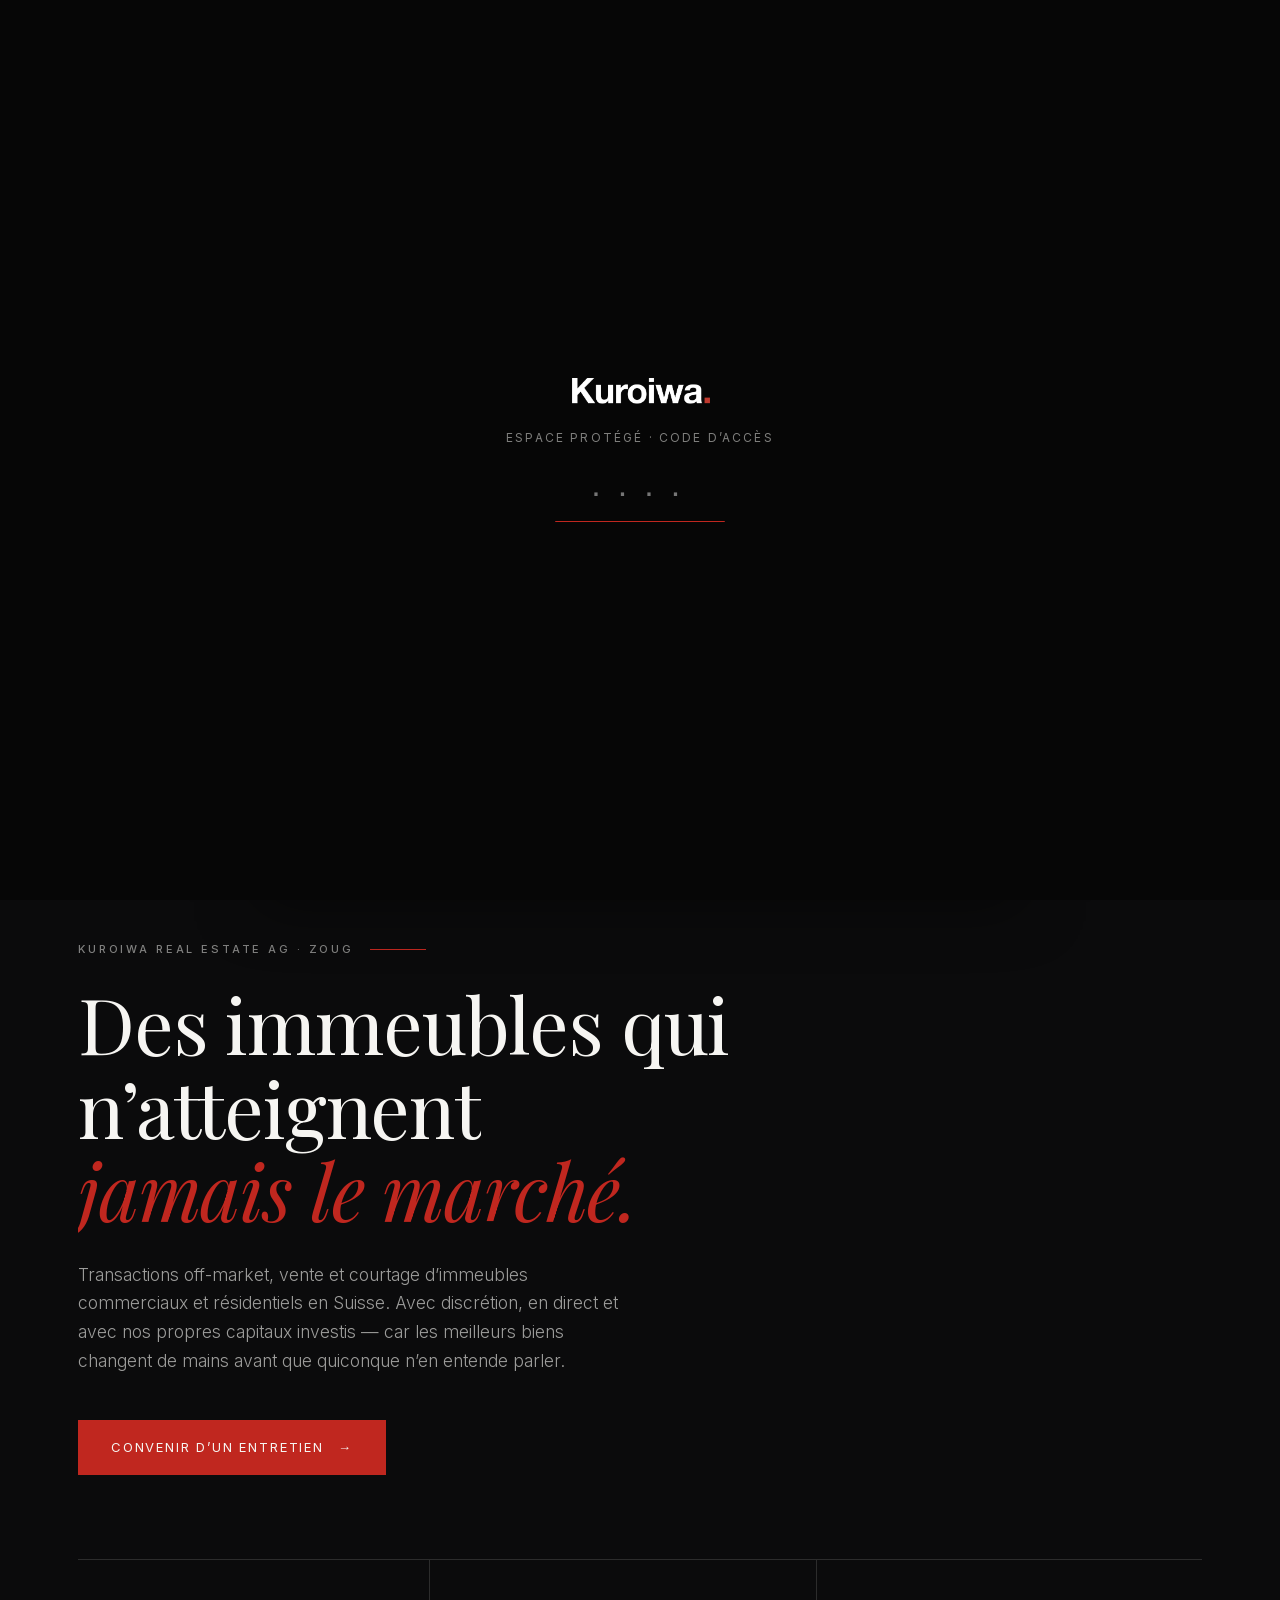
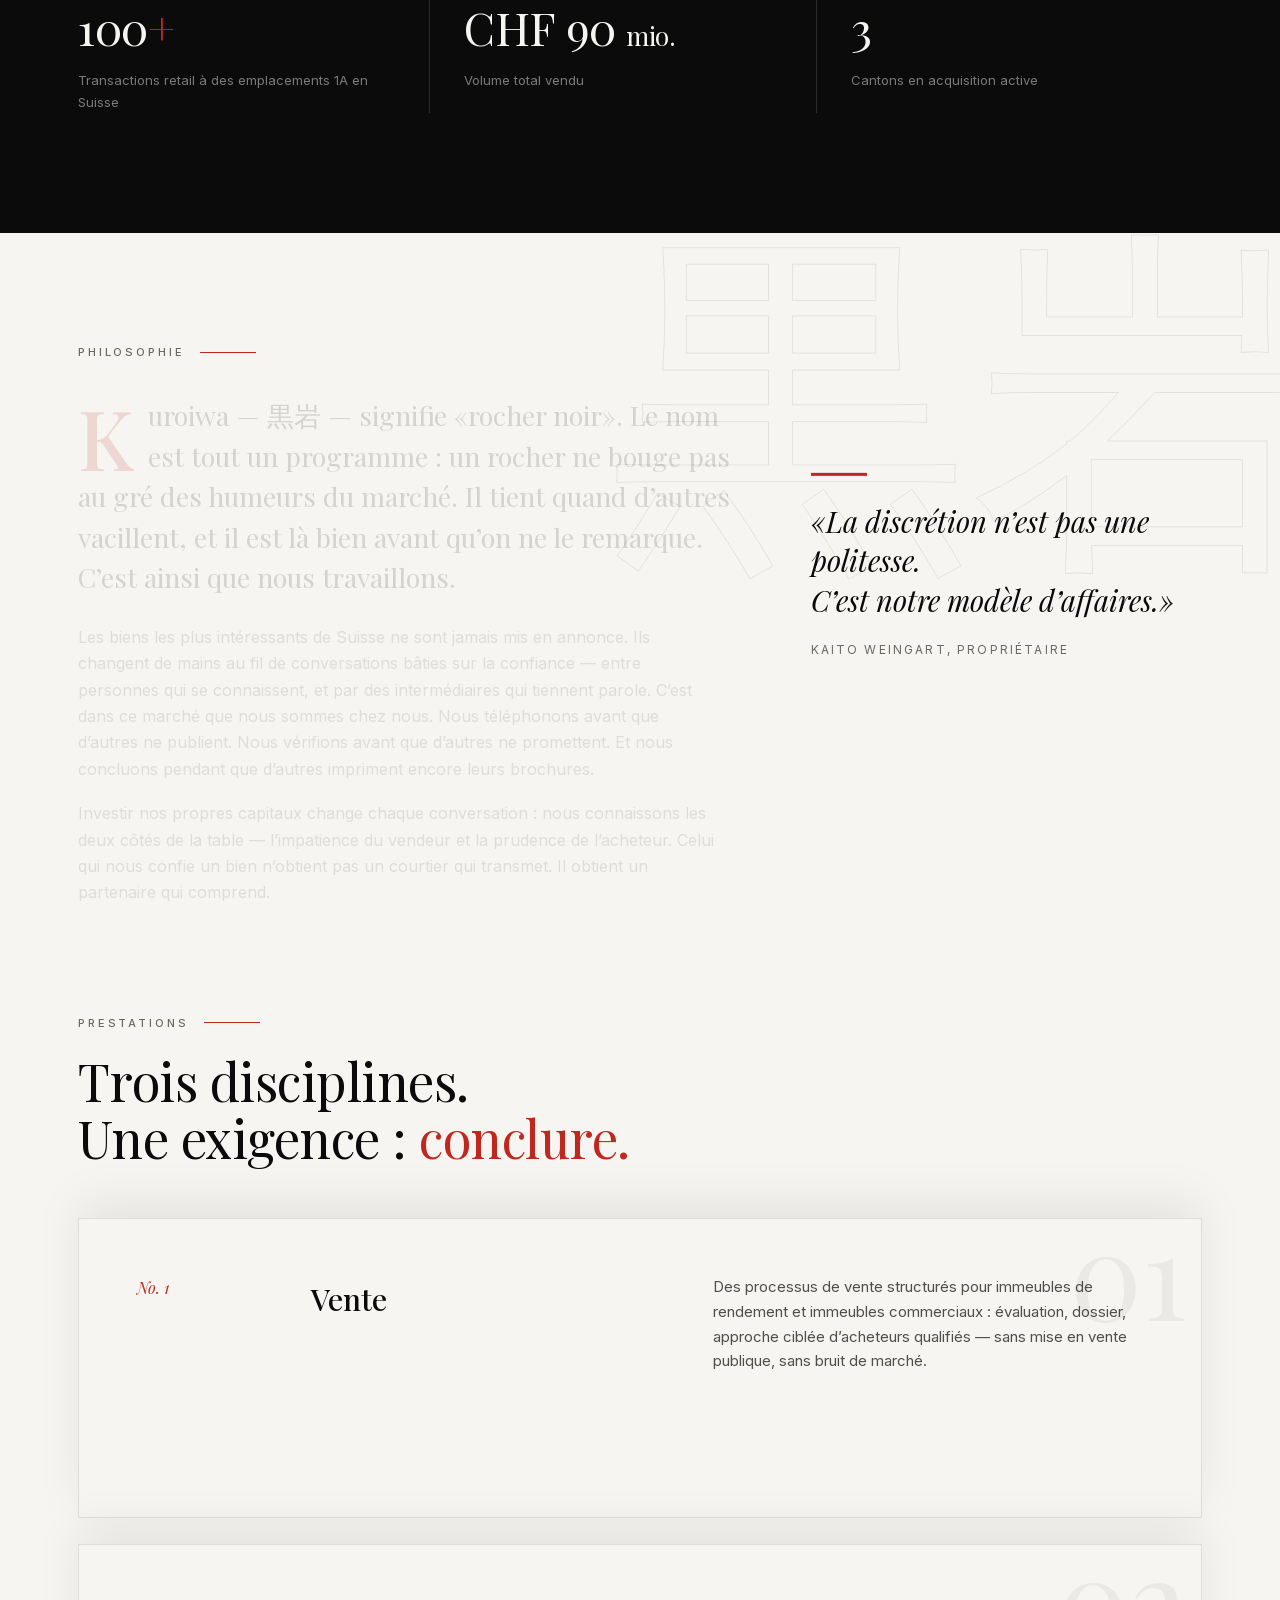
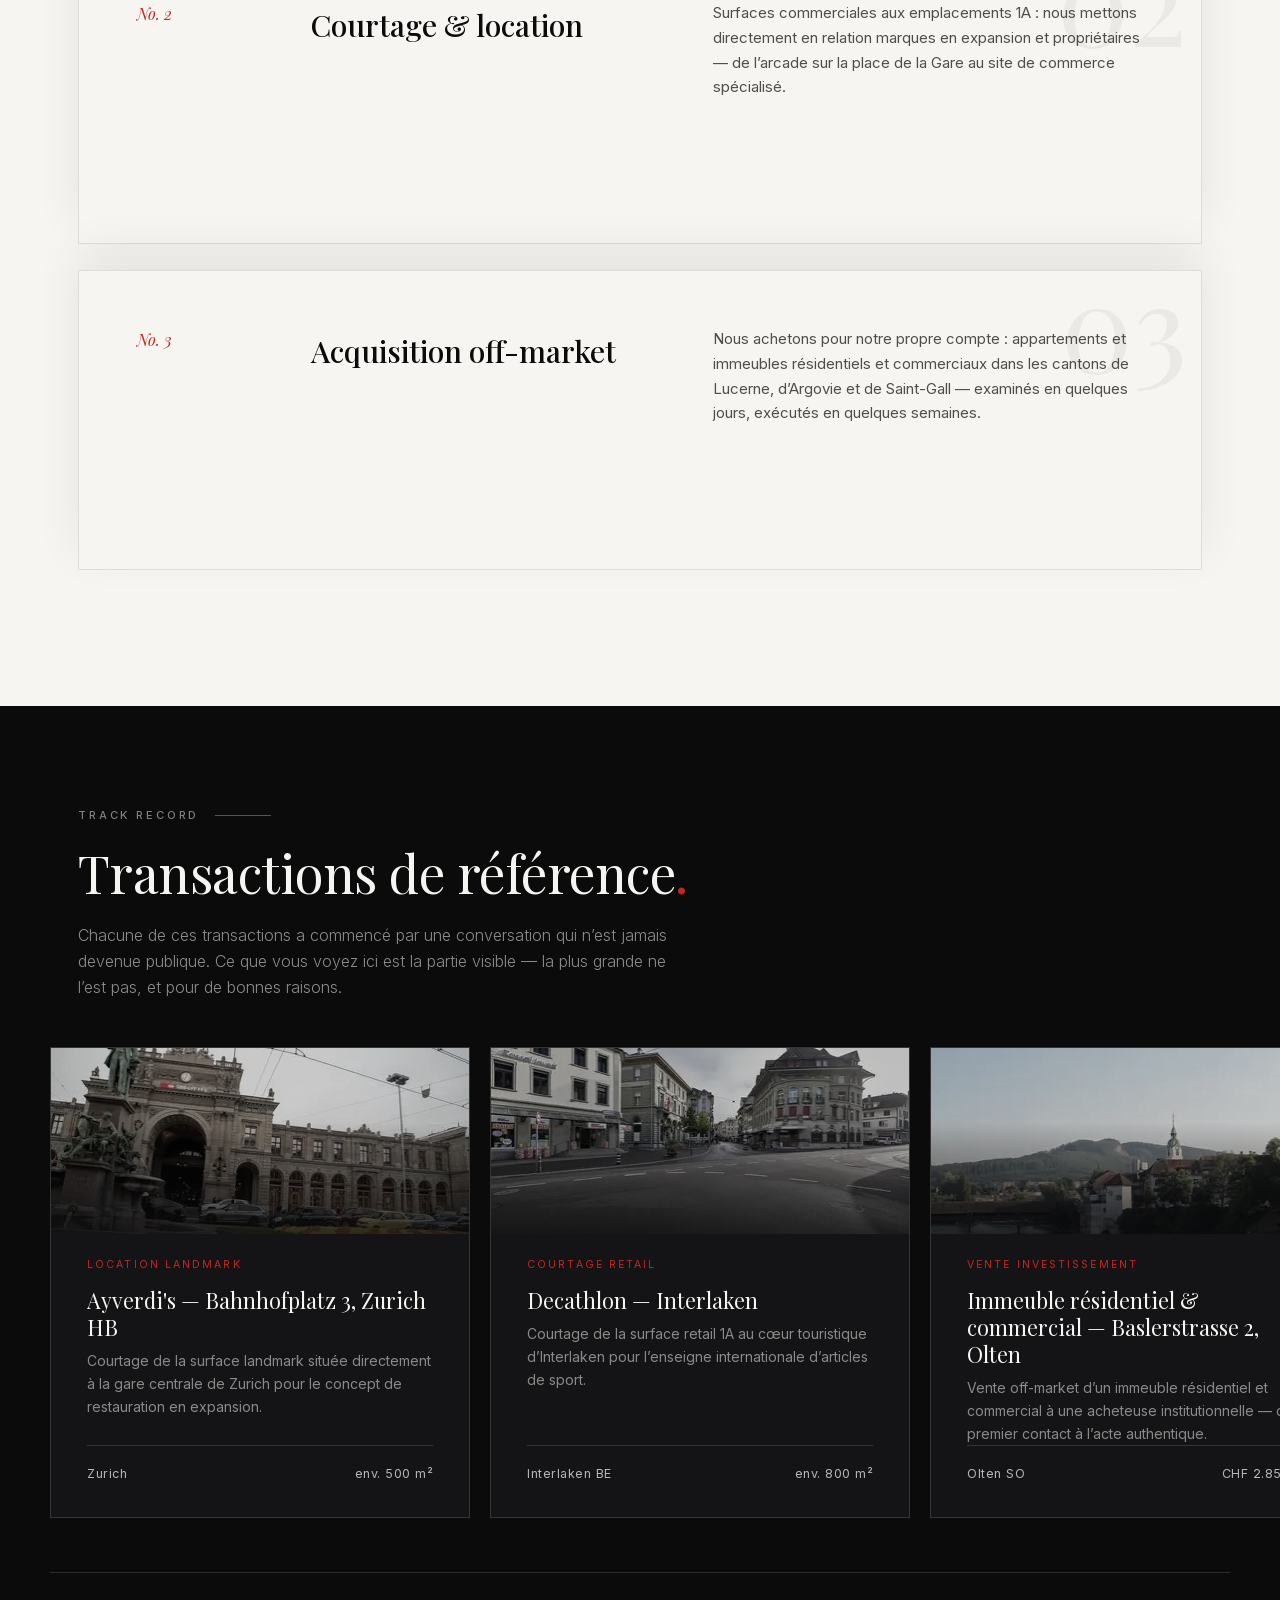
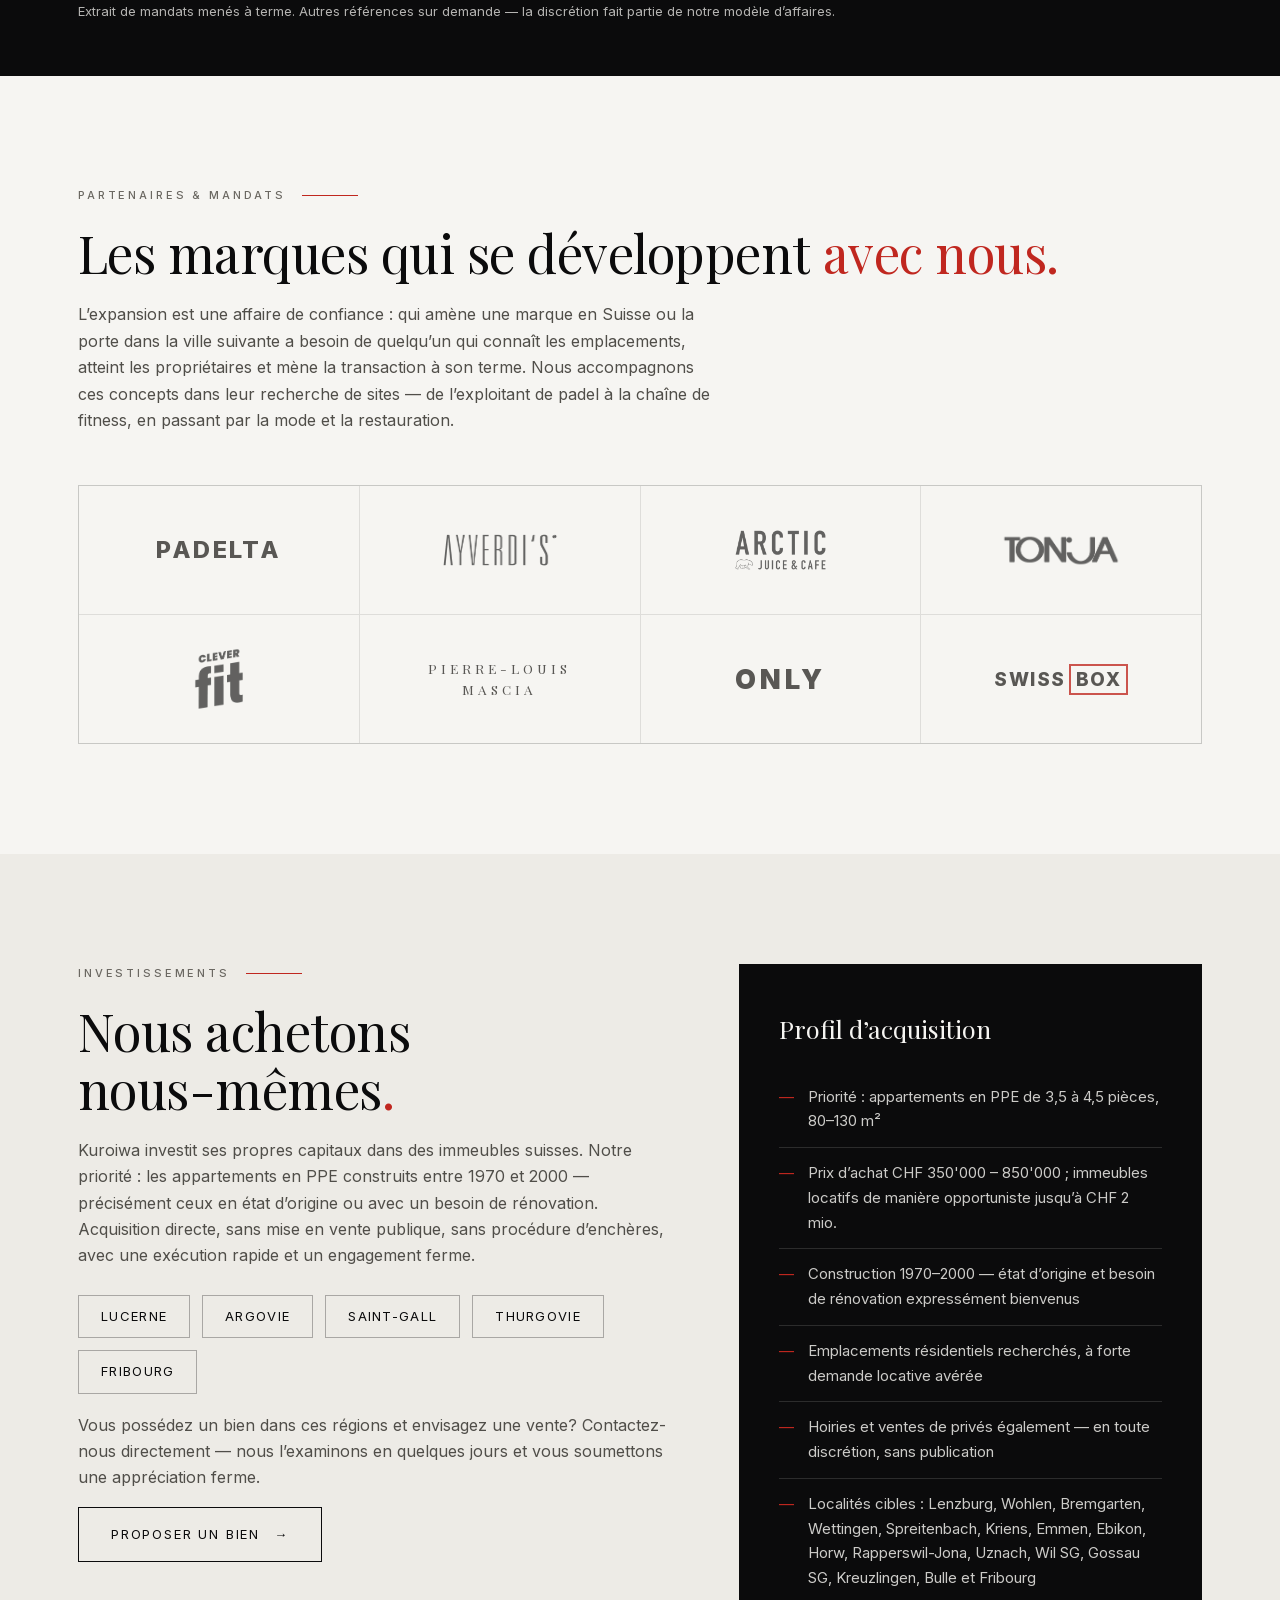
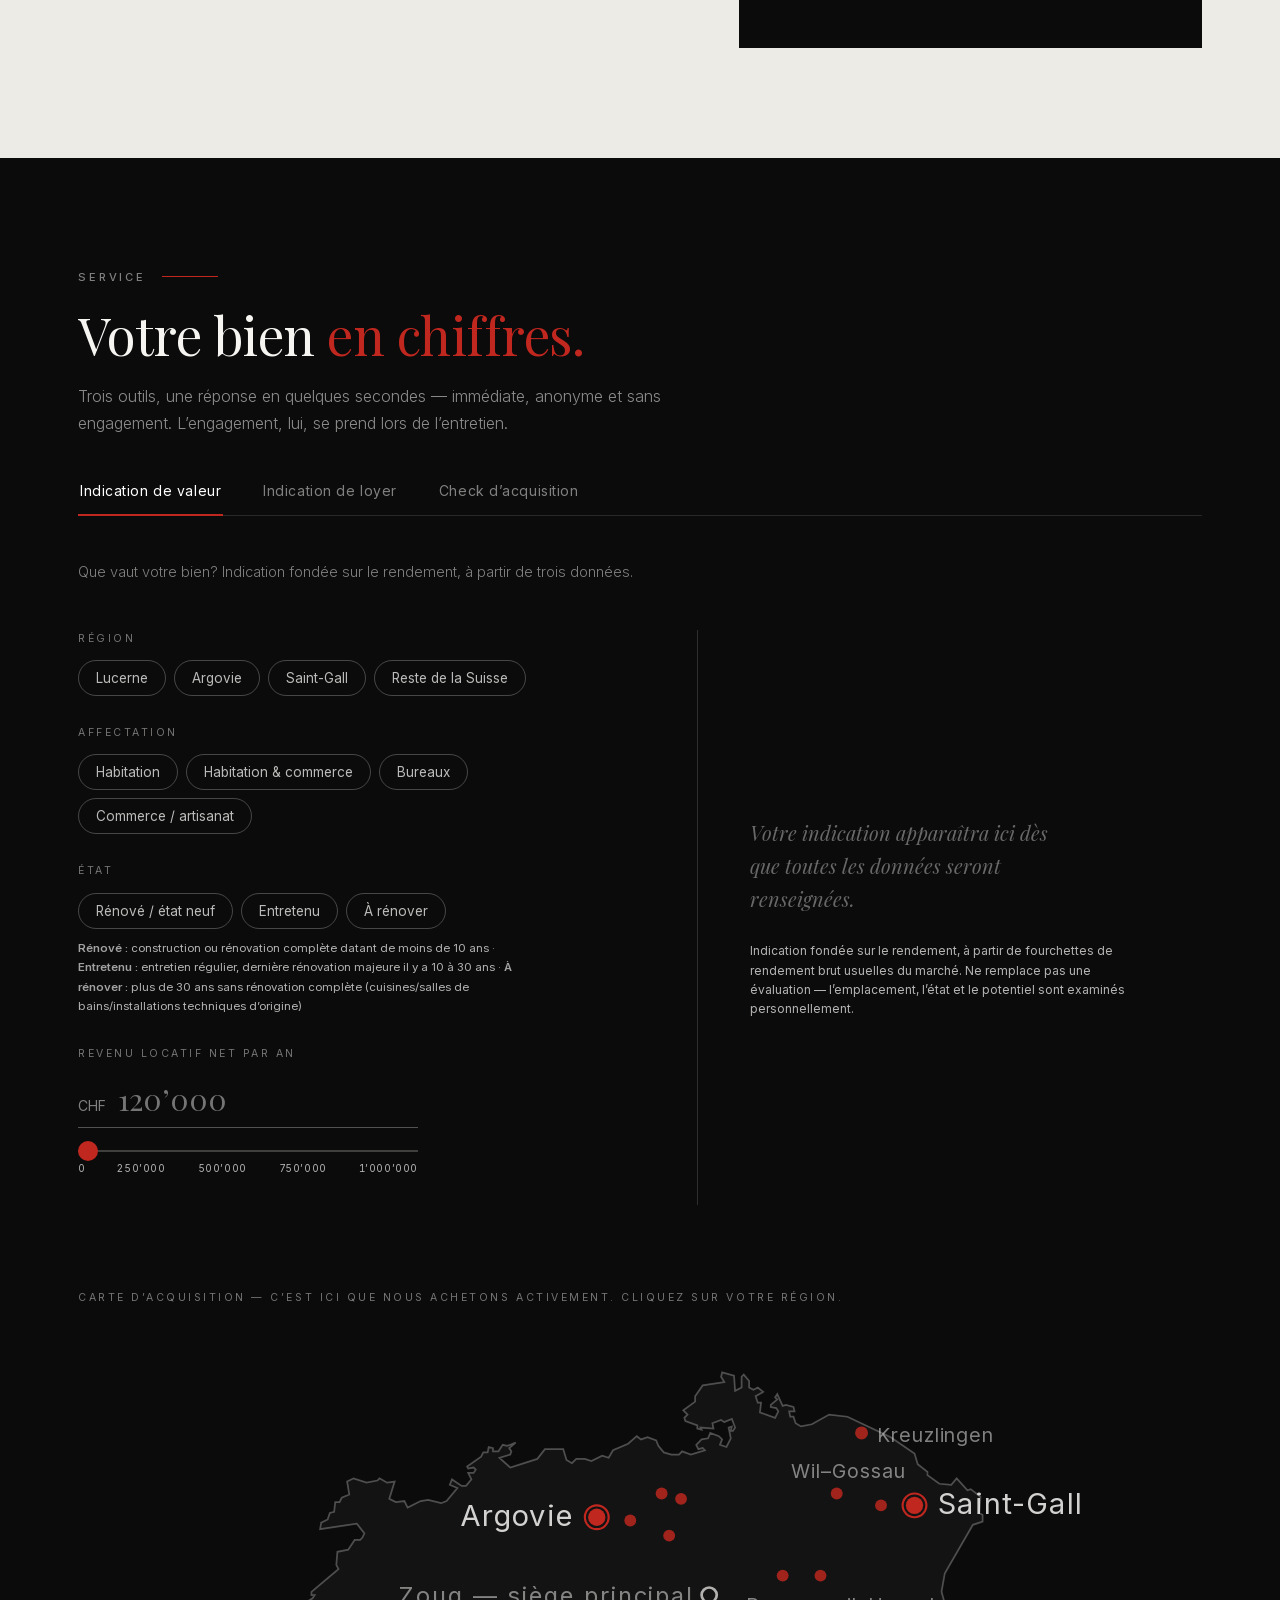
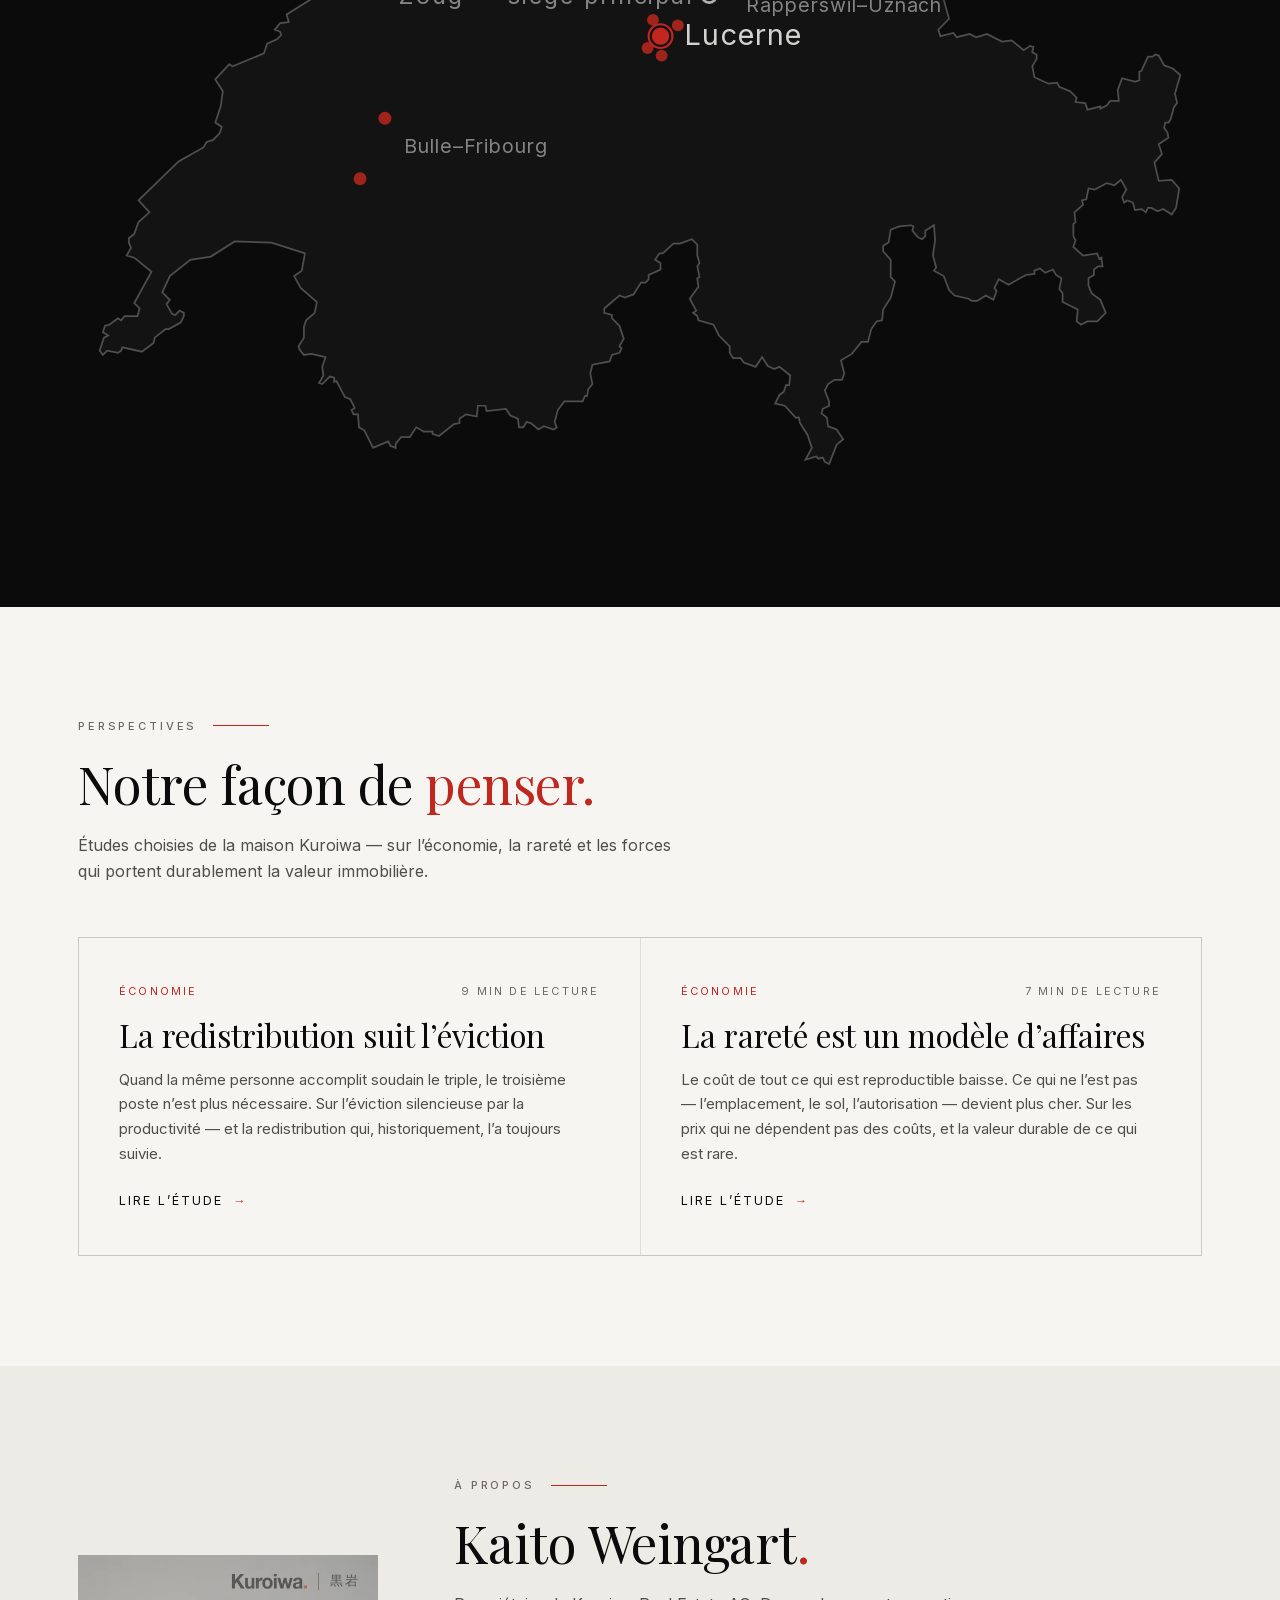
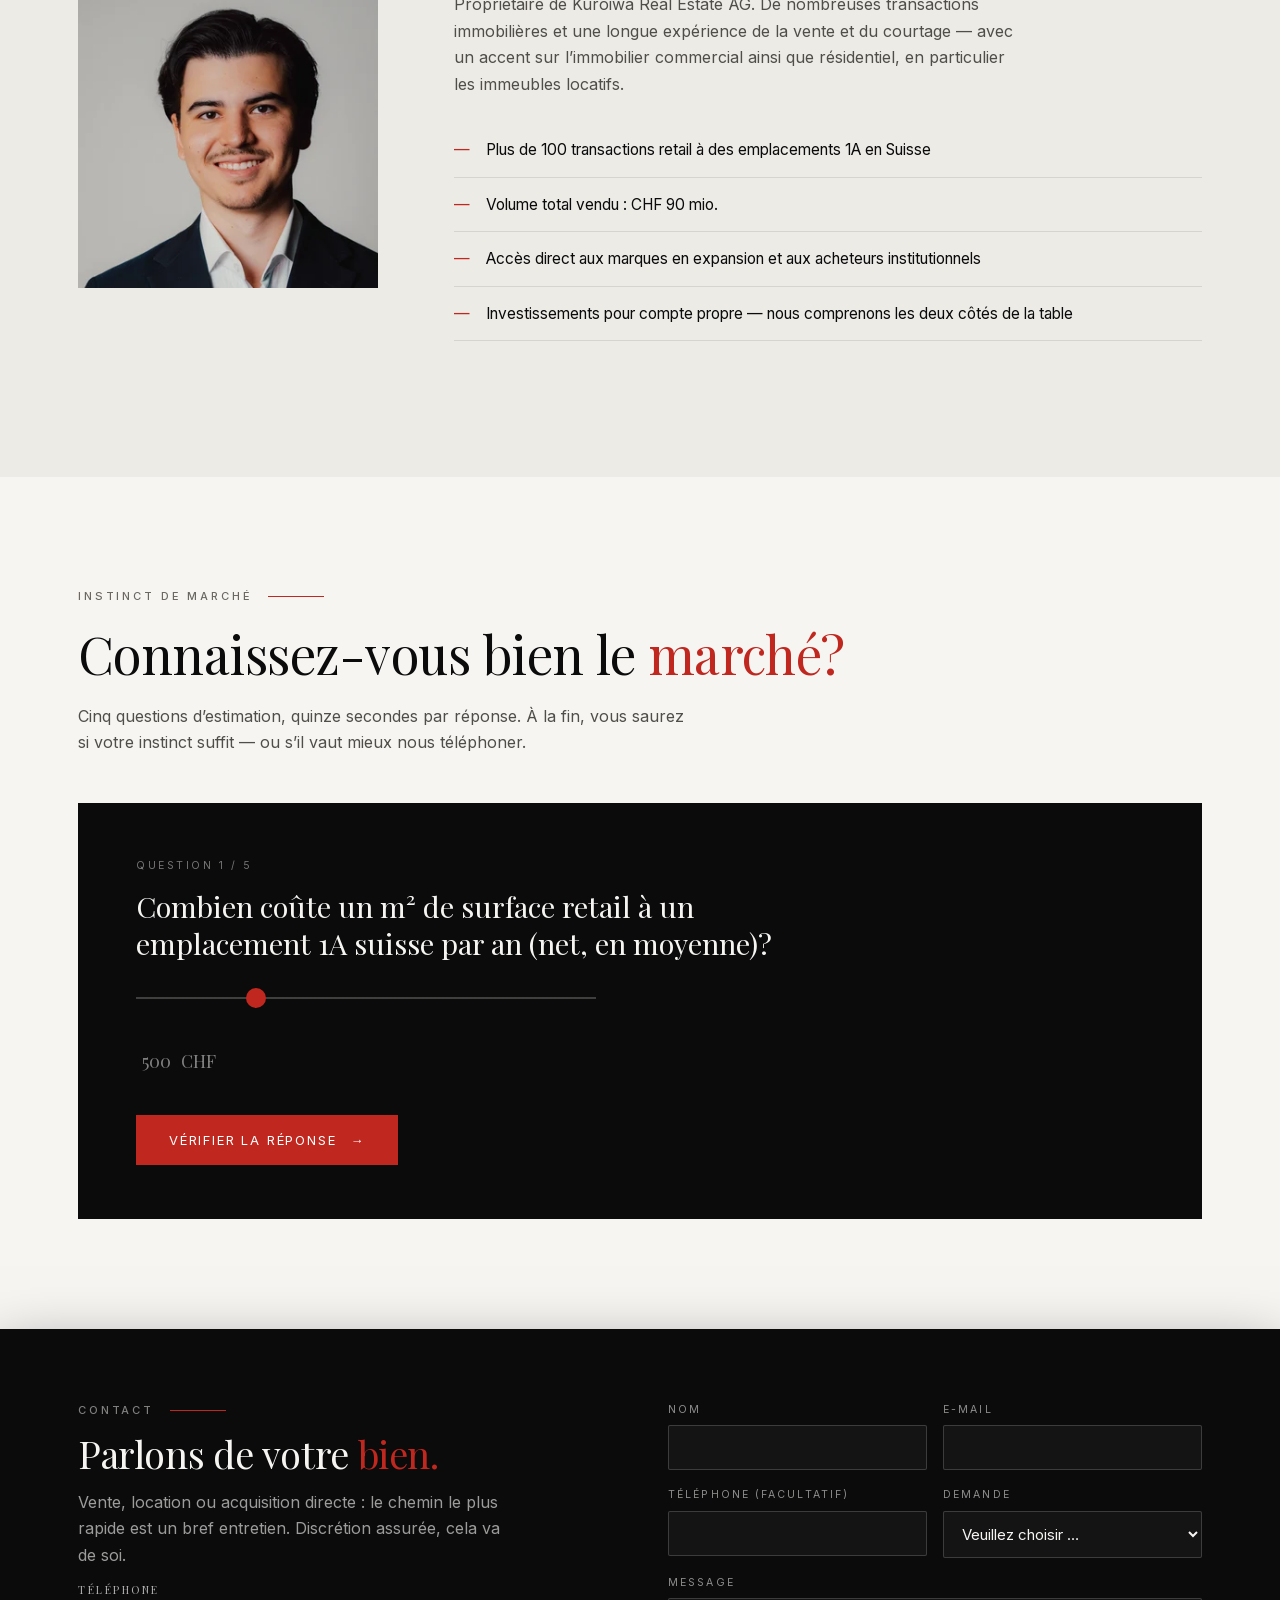
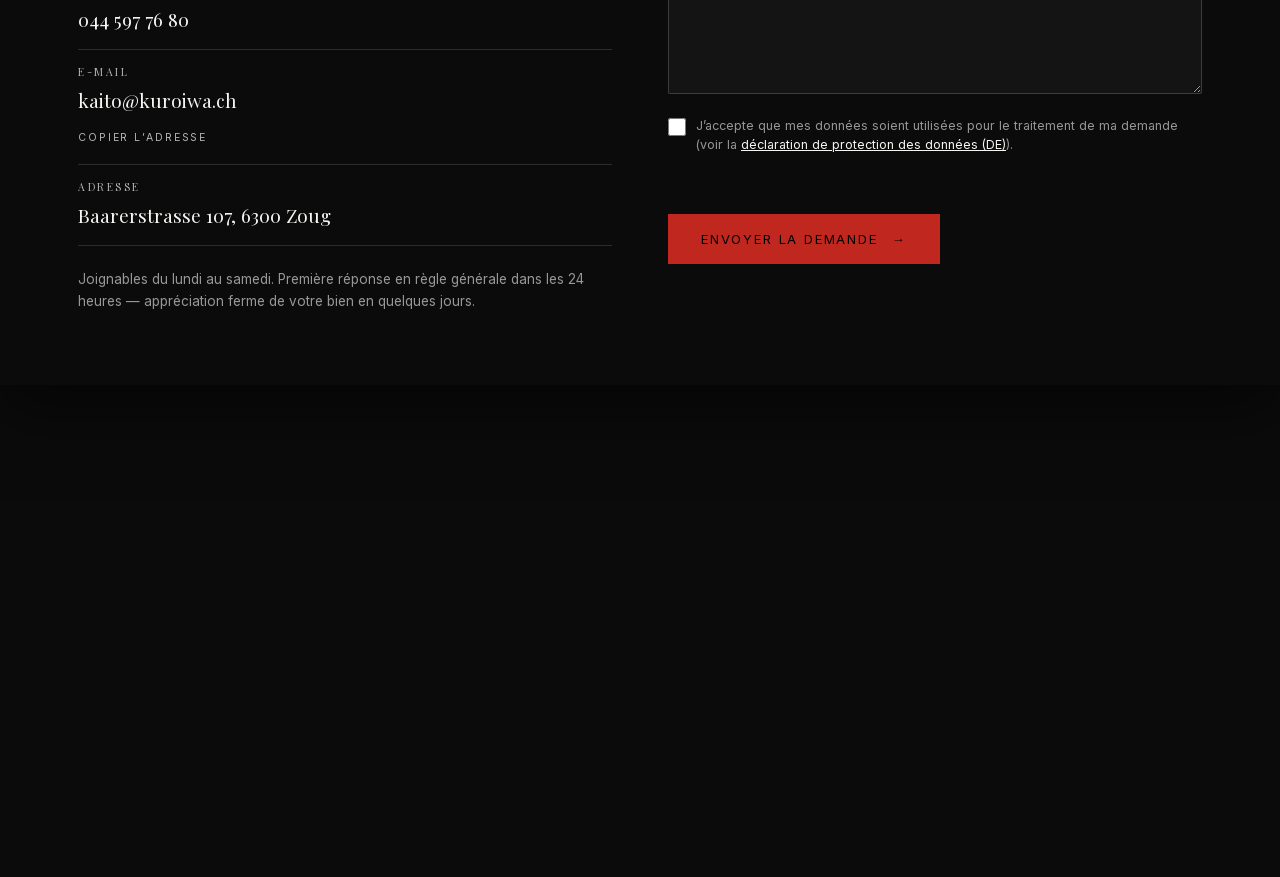
<file: fr/index.html>
<!DOCTYPE html>
<html lang="fr-CH">
<head>
<meta charset="utf-8">
<meta name="viewport" content="width=device-width, initial-scale=1">
<title>Kuroiwa Real Estate AG — Immobilier off-market, vente & courtage | Zoug</title>
<meta name="description" content="Kuroiwa Real Estate AG, Zoug : transactions off-market, vente et courtage d’immeubles commerciaux et résidentiels en Suisse. Acquisition pour compte propre dans les cantons de Lucerne, d’Argovie et de Saint-Gall.">
<meta name="keywords" content="Immobilier Zoug, immobilier off-market Suisse, immobilier commercial, vendre immeuble locatif, courtage immobilier, vendre un bien Lucerne, Argovie, Saint-Gall, immeuble de rendement, Kuroiwa Real Estate">
<meta name="robots" content="noindex, nofollow"><!-- GO-LIVE: auf "index, follow" stellen (siehe DEPLOYMENT.md) -->
<meta name="author" content="Kuroiwa Real Estate AG">
<link rel="canonical" href="https://kuroiwa.ch/fr/">
<link rel="alternate" hreflang="de-CH" href="https://kuroiwa.ch/">
<link rel="alternate" hreflang="en" href="https://kuroiwa.ch/en/">
<link rel="alternate" hreflang="fr-CH" href="https://kuroiwa.ch/fr/">
<link rel="alternate" hreflang="it-CH" href="https://kuroiwa.ch/it/">
<link rel="alternate" hreflang="x-default" href="https://kuroiwa.ch/">

<meta name="geo.region" content="CH-ZG">
<meta name="geo.placename" content="Zug">
<meta name="geo.position" content="47.1789;8.5165">
<meta name="ICBM" content="47.1789, 8.5165">

<meta property="og:type" content="website">
<meta property="og:site_name" content="Kuroiwa Real Estate AG">
<meta property="og:title" content="Kuroiwa Real Estate — Immobilier off-market, vente & courtage">
<meta property="og:description" content="Transactions off-market discrètes pour l’immobilier commercial et résidentiel en Suisse. Acquisition pour compte propre dans les cantons de Lucerne, d’Argovie et de Saint-Gall.">
<meta property="og:url" content="https://kuroiwa.ch/fr/">
<meta property="og:locale" content="fr_CH">
<meta property="og:image" content="https://kuroiwa.ch/assets/og.png">
<meta property="og:image:width" content="1200">
<meta property="og:image:height" content="630">
<meta name="twitter:card" content="summary_large_image">
<meta name="twitter:title" content="Kuroiwa Real Estate — Immobilier off-market en Suisse">
<meta name="twitter:description" content="Vente, courtage et acquisition pour compte propre d’immeubles commerciaux et résidentiels. Avec discrétion et précision.">
<meta name="twitter:image" content="https://kuroiwa.ch/assets/og.png">

<link rel="icon" href="/favicon.ico" sizes="any">
<link rel="icon" type="image/png" sizes="48x48" href="/assets/brand/favicon-48.png">
<link rel="icon" type="image/png" sizes="96x96" href="/assets/brand/favicon-96.png">
<link rel="icon" type="image/png" sizes="192x192" href="/assets/brand/favicon-192.png">
<link rel="apple-touch-icon" href="/assets/brand/apple-touch-icon.png">

<link rel="preload" as="image" fetchpriority="high" imagesrcset="../assets/brand/hero-800.webp 800w, ../assets/brand/hero-1200.webp 1200w, ../assets/brand/hero-1920.webp 1920w" imagesizes="100vw" href="../assets/brand/hero-1200.webp">
<link rel="preload" as="image" href="../assets/brand/kuroiwa-wort.webp">
<link rel="preload" as="font" type="font/woff2" href="../assets/fonts/playfairdisplay-400-normal-latin.woff2" crossorigin>
<link rel="preload" as="font" type="font/woff2" href="../assets/fonts/inter-400-normal-latin.woff2" crossorigin>
<link rel="stylesheet" href="../assets/fonts/fonts.css">

<!-- Monitoring & Analytics (Sentry + erweiterbar, consent-fähig) — Konfiguration in assets/monitoring.js -->
<script defer src="../assets/monitoring.js"></script>

<script type="application/ld+json">
{
  "@context": "https://schema.org",
  "@graph": [
    {
      "@type": "RealEstateAgent",
      "@id": "https://kuroiwa.ch/#organisation",
      "name": "Kuroiwa Real Estate AG",
      "url": "https://kuroiwa.ch/",
      "logo": "https://kuroiwa.ch/assets/og.png",
      "telephone": "+41445977680",
      "email": "kaito@kuroiwa.ch",
      "address": { "@type": "PostalAddress", "streetAddress": "Baarerstrasse 107", "postalCode": "6300", "addressLocality": "Zug", "addressRegion": "ZG", "addressCountry": "CH" },
      "geo": { "@type": "GeoCoordinates", "latitude": 47.1789, "longitude": 8.5165 },
      "areaServed": [
        { "@type": "Country", "name": "Suisse" },
        { "@type": "AdministrativeArea", "name": "Canton de Zoug" },
        { "@type": "AdministrativeArea", "name": "Canton de Lucerne" },
        { "@type": "AdministrativeArea", "name": "Canton d’Argovie" },
        { "@type": "AdministrativeArea", "name": "Canton de Saint-Gall" },
        { "@type": "AdministrativeArea", "name": "Canton de Zurich" },
        { "@type": "AdministrativeArea", "name": "Canton de Thurgovie" },
        { "@type": "AdministrativeArea", "name": "Canton de Fribourg" }
      ],
      "knowsAbout": ["Transactions off-market", "Immobilier commercial", "Immeubles locatifs", "Courtage immobilier", "Immeubles de rendement"],
      "image": "https://kuroiwa.ch/assets/og.png",
      "founder": { "@id": "https://kuroiwa.ch/#kaito" },
      "hasOfferCatalog": {
        "@type": "OfferCatalog",
        "name": "Prestations",
        "itemListElement": [
          { "@type": "Offer", "itemOffered": { "@type": "Service", "name": "Vente d’immeubles de rendement et d’immeubles commerciaux", "serviceType": "Vente immobilière" } },
          { "@type": "Offer", "itemOffered": { "@type": "Service", "name": "Courtage et location de surfaces commerciales", "serviceType": "Courtage immobilier" } },
          { "@type": "Offer", "itemOffered": { "@type": "Service", "name": "Acquisition off-market d’immeubles résidentiels et commerciaux", "serviceType": "Acquisition immobilière" } }
        ]
      }
    },
    {
      "@type": "Person",
      "@id": "https://kuroiwa.ch/#kaito",
      "name": "Kaito Weingart",
      "jobTitle": "Propriétaire",
      "worksFor": { "@id": "https://kuroiwa.ch/#organisation" },
      "telephone": "+41445977680",
      "email": "kaito@kuroiwa.ch"
    },
    {
      "@type": "WebSite",
      "@id": "https://kuroiwa.ch/#website",
      "url": "https://kuroiwa.ch/fr/",
      "name": "Kuroiwa Real Estate AG",
      "inLanguage": "fr-CH",
      "publisher": { "@id": "https://kuroiwa.ch/#organisation" }
    }
  ]
}
</script>

<link rel="stylesheet" href="../assets/site.css">
</head>
<body>
<div class="tor" id="tor">
  <img src="../assets/brand/kuroiwa-wort.webp" alt="Kuroiwa">
  <div class="tor-text">Espace protégé · Code d’accès</div>
  <input id="torCode" type="password" inputmode="numeric" maxlength="4" placeholder="&middot;&middot;&middot;&middot;" autocomplete="off" aria-label="Code d’accès">
  <div class="tor-fehler" id="torFehler" hidden>Code incorrect — veuillez réessayer.</div>
</div>
<script>
(function () {
  const tor = document.getElementById('tor');
  if (sessionStorage.getItem('kuroiwa-zugang') === '1') { tor.remove(); return; }
  document.documentElement.style.overflow = 'hidden';
  const feld = document.getElementById('torCode');
  setTimeout(() => feld.focus(), 100);
  feld.addEventListener('input', () => {
    if (feld.value.length < 4) return;
    if (feld.value === '0000') {
      sessionStorage.setItem('kuroiwa-zugang', '1');
      tor.remove();
      document.documentElement.style.overflow = '';
    } else {
      document.getElementById('torFehler').hidden = false;
      feld.value = '';
    }
  });
})();
</script>
<div class="fortschritt" id="fortschritt" aria-hidden="true"></div>
<div class="lade" id="lade" aria-hidden="true"><div class="lade-inhalt"><span class="lade-kanji">黒岩</span><span class="lade-zahl" id="ladeZahl">0&thinsp;%</span></div></div>
<div class="toast" id="toast" role="status">Adresse e-mail copiée</div>
<button class="hoch" id="hoch" aria-label="Retour en haut">&uarr;</button>

<nav id="nav">
  <div class="wrap nav-inner">
    <a class="marke" href="#top"><img src="../assets/brand/kuroiwa-wort.webp" alt="Kuroiwa Real Estate" width="78" height="22" style="width:auto"></a>
    <div class="nav-links">
      <a href="#leistungen">Prestations</a>
      <a href="#track">Track Record</a>
      <a href="#partner">Partenaires</a>
      <a href="#investitionen">Investissements</a>
      <a href="#wert">Estimation</a>
      <a href="#perspektiven">Perspectives</a>
      <a href="#ueber">À propos</a>
      <div class="lang" aria-label="Choisir la langue"><a href="../" hreflang="de-CH" lang="de">DE</a><a href="../en/" hreflang="en" lang="en">EN</a><a class="akt" href="./" hreflang="fr-CH" lang="fr" aria-current="true">FR</a><a href="../it/" hreflang="it-CH" lang="it">IT</a></div>
      <a class="cta-mini" href="#kontakt">Contact</a>
    </div>
  </div>
</nav>

<!-- Intro im KWI-Stil -->
<header class="intro" id="top">
  <div class="bg"></div>
  <div class="korn"></div>
  <div class="intro-inhalt">
    <img class="logo" src="../assets/brand/kuroiwa-wort.webp" alt="Kuroiwa — 黒岩" width="430" height="80">
    <div class="unterzeile">Real Estate<b>.</b></div>
  </div>
  <div class="scrollcue"><span>Défiler</span><span class="ln"></span></div>
</header>

<section class="statement">
  <div class="wrap">
    <div class="label hell">Kuroiwa Real Estate AG · Zoug</div>
    <h1>Des immeubles qui n’atteignent <em>jamais le marché.</em></h1>
    <p class="sub">Transactions off-market, vente et courtage d’immeubles commerciaux et résidentiels en Suisse. Avec discrétion, en direct et avec nos propres capitaux investis — car les meilleurs biens changent de mains avant que quiconque n’en entende parler.</p>
    <a class="cta voll" href="#kontakt">Convenir d’un entretien</a>
    <div class="zeile">
      <div class="zahl"><div class="gross"><span class="zaehler" data-ziel="100">0</span><span class="rot">+</span></div><div class="klein">Transactions retail à des emplacements 1A en Suisse</div></div>
      <div class="zahl"><div class="gross">CHF <span class="zaehler" data-ziel="90">0</span> <span style="font-size:26px">mio.</span></div><div class="klein">Volume total vendu</div></div>
      <div class="zahl"><div class="gross"><span class="zaehler" data-ziel="3">0</span></div><div class="klein">Cantons en acquisition active</div></div>
    </div>
  </div>
</section>

<section class="hell-sektion manifest" id="haltung">
  <span class="kanji-wz" id="kanjiWz" aria-hidden="true">黒岩</span>
  <div class="wrap enter">
    <div class="label">Philosophie</div>
    <div class="manifest-grid">
      <div class="manifest-text">
        <p class="gross-prosa"><span class="initial">K</span>uroiwa — 黒岩 — signifie «rocher noir». Le nom est tout un programme : un rocher ne bouge pas au gré des humeurs du marché. Il tient quand d’autres vacillent, et il est là bien avant qu’on ne le remarque. C’est ainsi que nous travaillons.</p>
        <p>Les biens les plus intéressants de Suisse ne sont jamais mis en annonce. Ils changent de mains au fil de conversations bâties sur la confiance — entre personnes qui se connaissent, et par des intermédiaires qui tiennent parole. C’est dans ce marché que nous sommes chez nous. Nous téléphonons avant que d’autres ne publient. Nous vérifions avant que d’autres ne promettent. Et nous concluons pendant que d’autres impriment encore leurs brochures.</p>
        <p>Investir nos propres capitaux change chaque conversation : nous connaissons les deux côtés de la table — l’impatience du vendeur et la prudence de l’acheteur. Celui qui nous confie un bien n’obtient pas un courtier qui transmet. Il obtient un partenaire qui comprend.</p>
      </div>
      <div class="zitat">
        <div class="zitat-strich"></div>
        <blockquote>«La discrétion n’est pas une politesse.<br>C’est notre modèle d’affaires.»</blockquote>
        <div class="zitat-wer">Kaito Weingart, propriétaire</div>
      </div>
    </div>
  </div>
</section>

<section class="hell-sektion" id="leistungen" style="padding-top:0">
  <div class="wrap enter">
    <div class="label">Prestations</div>
    <h2>Trois disciplines.<br>Une exigence : <span class="rot">conclure.</span></h2>
    <div class="drei">
      <div class="kachel" data-nr="01">
        <div class="nr">No. 1</div>
        <h3>Vente</h3>
        <p>Des processus de vente structurés pour immeubles de rendement et immeubles commerciaux : évaluation, dossier, approche ciblée d’acheteurs qualifiés — sans mise en vente publique, sans bruit de marché.</p>
      </div>
      <div class="kachel" data-nr="02">
        <div class="nr">No. 2</div>
        <h3>Courtage &amp; location</h3>
        <p>Surfaces commerciales aux emplacements 1A : nous mettons directement en relation marques en expansion et propriétaires — de l’arcade sur la place de la Gare au site de commerce spécialisé.</p>
      </div>
      <div class="kachel" data-nr="03">
        <div class="nr">No. 3</div>
        <h3>Acquisition off-market</h3>
        <p>Nous achetons pour notre propre compte : appartements et immeubles résidentiels et commerciaux dans les cantons de Lucerne, d’Argovie et de Saint-Gall — examinés en quelques jours, exécutés en quelques semaines.</p>
      </div>
    </div>
  </div>
</section>

<section class="dunkel" id="track" style="padding:0">
  <div class="track-klebt">
    <div class="wrap enter">
      <div class="label hell">Track Record</div>
      <h2>Transactions de référence<span class="rot">.</span></h2>
      <p style="max-width:620px;color:rgba(246,245,242,.55);font-weight:300">Chacune de ces transactions a commencé par une conversation qui n’est jamais devenue publique. Ce que vous voyez ici est la partie visible — la plus grande ne l’est pas, et pour de bonnes raisons.</p>
    </div>
    <div class="deals" id="dealSpur">
      <div class="deal">
        <div class="deal-bild"><picture><source srcset="../assets/deals/ayverdis-420.webp 420w, ../assets/deals/ayverdis.webp 840w" sizes="(max-width: 860px) 92vw, 420px" type="image/webp"><img src="../assets/deals/ayverdis.jpg" srcset="../assets/deals/ayverdis-420.jpg 420w, ../assets/deals/ayverdis.jpg 840w" sizes="(max-width: 860px) 92vw, 420px" alt="Gare centrale de Zurich, sur la Bahnhofplatz" width="840" height="380" loading="lazy" decoding="async"></picture></div>
        <div class="typ">Location landmark</div>
        <h3>Ayverdi's — Bahnhofplatz 3, Zurich HB</h3>
        <p>Courtage de la surface landmark située directement à la gare centrale de Zurich pour le concept de restauration en expansion.</p>
        <div class="meta"><span>Zurich</span><span>env. 500 m²</span></div>
      </div>
      <div class="deal">
        <div class="deal-bild"><picture><source srcset="../assets/deals/decathlon-420.webp 420w, ../assets/deals/decathlon.webp 840w" sizes="(max-width: 860px) 92vw, 420px" type="image/webp"><img src="../assets/deals/decathlon.jpg" srcset="../assets/deals/decathlon-420.jpg 420w, ../assets/deals/decathlon.jpg 840w" sizes="(max-width: 860px) 92vw, 420px" alt="Rue commerçante à Interlaken" width="840" height="380" loading="lazy" decoding="async"></picture></div>
        <div class="typ">Courtage retail</div>
        <h3>Decathlon — Interlaken</h3>
        <p>Courtage de la surface retail 1A au cœur touristique d’Interlaken pour l’enseigne internationale d’articles de sport.</p>
        <div class="meta"><span>Interlaken BE</span><span>env. 800 m²</span></div>
      </div>
      <div class="deal">
        <div class="deal-bild"><picture><source srcset="../assets/deals/olten-420.webp 420w, ../assets/deals/olten.webp 840w" sizes="(max-width: 860px) 92vw, 420px" type="image/webp"><img src="../assets/deals/olten.jpg" srcset="../assets/deals/olten-420.jpg 420w, ../assets/deals/olten.jpg 840w" sizes="(max-width: 860px) 92vw, 420px" alt="Vieille ville d’Olten au bord de l’Aar" width="840" height="380" loading="lazy" decoding="async"></picture></div>
        <div class="typ">Vente investissement</div>
        <h3>Immeuble résidentiel &amp; commercial — Baslerstrasse 2, Olten</h3>
        <p>Vente off-market d’un immeuble résidentiel et commercial à une acheteuse institutionnelle — du premier contact à l’acte authentique.</p>
        <div class="meta"><span>Olten SO</span><span>CHF 2.85 mio.</span></div>
      </div>
      <div class="deal">
        <div class="deal-bild"><picture><source srcset="../assets/deals/only-420.webp 420w, ../assets/deals/only.webp 840w" sizes="(max-width: 860px) 92vw, 420px" type="image/webp"><img src="../assets/deals/only.jpg" srcset="../assets/deals/only-420.jpg 420w, ../assets/deals/only.jpg 840w" sizes="(max-width: 860px) 92vw, 420px" alt="La Bahnhofstrasse à Interlaken" width="840" height="380" loading="lazy" decoding="async"></picture></div>
        <div class="typ">Courtage retail</div>
        <h3>Only — Bahnhofstrasse 23, Interlaken</h3>
        <p>Courtage du local commercial de la Bahnhofstrasse à Interlaken pour la marque de mode internationale.</p>
        <div class="meta"><span>Interlaken BE</span><span>Emplacement 1A</span></div>
      </div>
      <div class="deal">
        <div class="deal-bild"><picture><source srcset="../assets/deals/retail-420.webp 420w, ../assets/deals/retail.webp 840w" sizes="(max-width: 860px) 92vw, 420px" type="image/webp"><img src="../assets/deals/retail.jpg" srcset="../assets/deals/retail-420.jpg 420w, ../assets/deals/retail.jpg 840w" sizes="(max-width: 860px) 92vw, 420px" alt="Bahnhofstrasse à Zurich, emplacement retail 1A" width="840" height="380" loading="lazy" decoding="async"></picture></div>
        <div class="typ">Portefeuille</div>
        <h3>100+ transactions retail à des emplacements 1A</h3>
        <p>Plus de cent mandats de courtage et de conseil menés à terme pour des surfaces retail aux meilleurs emplacements de Suisse.</p>
        <div class="meta"><span>Suisse</span><span>en cours</span></div>
      </div>
      <div class="deal">
        <div class="deal-bild"><picture><source srcset="../assets/deals/volumen-420.webp 420w, ../assets/deals/volumen.webp 840w" sizes="(max-width: 860px) 92vw, 420px" type="image/webp"><img src="../assets/deals/volumen.jpg" srcset="../assets/deals/volumen-420.jpg 420w, ../assets/deals/volumen.jpg 840w" sizes="(max-width: 860px) 92vw, 420px" alt="Vieille ville de Zoug avec la tour Zytturm" width="840" height="380" loading="lazy" decoding="async"></picture></div>
        <div class="typ">Volume de transactions</div>
        <h3>CHF 90 mio. de volume vendu</h3>
        <p>Ventes accompagnées d’immeubles résidentiels et commerciaux — de l’objet individuel au portefeuille.</p>
        <div class="meta"><span>Suisse</span><span>au total</span></div>
      </div>
    </div>
    <div class="track-balken"><div id="trackBalken"></div></div>
    <div class="wrap"><div class="fussnote">Extrait de mandats menés à terme. Autres références sur demande — la discrétion fait partie de notre modèle d’affaires.</div></div>
  </div>
</section>

<section class="hell-sektion" id="partner">
  <div class="wrap enter">
    <div class="label">Partenaires &amp; mandats</div>
    <h2>Les marques qui se développent <span class="rot">avec nous.</span></h2>
    <p style="max-width:640px;color:#504e49">L’expansion est une affaire de confiance : qui amène une marque en Suisse ou la porte dans la ville suivante a besoin de quelqu’un qui connaît les emplacements, atteint les propriétaires et mène la transaction à son terme. Nous accompagnons ces concepts dans leur recherche de sites — de l’exploitant de padel à la chaîne de fitness, en passant par la mode et la restauration.</p>
    <div class="logowall">
      <div class="logo-zelle"><span class="wm wm-padelta">PADELTA</span></div>
      <div class="logo-zelle"><img class="logo-img" src="../assets/logos/ayverdis.webp" alt="Ayverdi's" width="490" height="160" loading="lazy" decoding="async"></div>
      <div class="logo-zelle"><img class="logo-img" src="../assets/logos/arctic.webp" alt="Arctic Juice &amp; Café" width="338" height="160" loading="lazy" decoding="async"></div>
      <div class="logo-zelle"><img class="logo-img" src="../assets/logos/tonja.webp" alt="Tonja Concept" width="521" height="160" loading="lazy" decoding="async"></div>
      <div class="logo-zelle"><img class="logo-img logo-tall" src="../assets/logos/clever-fit.webp" alt="clever fit" width="131" height="160" loading="lazy" decoding="async"></div>
      <div class="logo-zelle"><span class="wm wm-plm">PIERRE-LOUIS<br>MASCIA</span></div>
      <div class="logo-zelle"><span class="wm wm-only">ONLY</span></div>
      <div class="logo-zelle"><span class="wm wm-swissbox">SWISS<b>BOX</b></span></div>
    </div>
  </div>
</section>

<section class="invest" id="investitionen">
  <div class="wrap enter">
    <div class="invest-grid">
      <div>
        <div class="label">Investissements</div>
        <h2>Nous achetons nous-mêmes<span class="rot">.</span></h2>
        <p style="color:#504e49">Kuroiwa investit ses propres capitaux dans des immeubles suisses. Notre priorité : les appartements en PPE construits entre 1970 et 2000 — précisément ceux en état d’origine ou avec un besoin de rénovation. Acquisition directe, sans mise en vente publique, sans procédure d’enchères, avec une exécution rapide et un engagement ferme.</p>
        <div class="kantone">
          <div class="kanton">Lucerne</div>
          <div class="kanton">Argovie</div>
          <div class="kanton">Saint-Gall</div>
          <div class="kanton">Thurgovie</div>
          <div class="kanton">Fribourg</div>
        </div>
        <p style="color:#504e49;margin-top:18px">Vous possédez un bien dans ces régions et envisagez une vente? Contactez-nous directement — nous l’examinons en quelques jours et vous soumettons une appréciation ferme.</p>
        <a class="cta" style="border-color:var(--ink);color:var(--ink);margin-top:16px" href="#wert">Proposer un bien</a>
      </div>
      <div class="profil">
        <h3>Profil d’acquisition</h3>
        <ul>
          <li>Priorité : appartements en PPE de 3,5 à 4,5 pièces, 80–130 m²</li>
          <li>Prix d’achat CHF 350'000 – 850'000 ; immeubles locatifs de manière opportuniste jusqu’à CHF 2 mio.</li>
          <li>Construction 1970–2000 — état d’origine et besoin de rénovation expressément bienvenus</li>
          <li>Emplacements résidentiels recherchés, à forte demande locative avérée</li>
          <li>Hoiries et ventes de privés également — en toute discrétion, sans publication</li>
          <li>Localités cibles : Lenzburg, Wohlen, Bremgarten, Wettingen, Spreitenbach, Kriens, Emmen, Ebikon, Horw, Rapperswil-Jona, Uznach, Wil SG, Gossau SG, Kreuzlingen, Bulle et Fribourg</li>
        </ul>
      </div>
    </div>
  </div>
</section>

<section class="dunkel" id="wert">
  <div class="wrap enter">
    <div class="label hell">Service</div>
    <h2>Votre bien <span class="rot">en chiffres.</span></h2>
    <p style="max-width:620px;color:rgba(246,245,242,.55);font-weight:300">Trois outils, une réponse en quelques secondes — immédiate, anonyme et sans engagement. L’engagement, lui, se prend lors de l’entretien.</p>

    <div class="tab-leiste" role="tablist">
      <button class="tab aktiv" data-tab="wert" role="tab">Indication de valeur</button>
      <button class="tab" data-tab="miete" role="tab">Indication de loyer</button>
      <button class="tab" data-tab="check" role="tab">Check d’acquisition</button>
    </div>

    <div class="tab-panel" id="panel-wert">
    <p style="max-width:560px;color:rgba(246,245,242,.5);font-weight:300;font-size:14.5px;margin-bottom:34px">Que vaut votre bien? Indication fondée sur le rendement, à partir de trois données.</p>
    <div class="wert-grid">
      <div>
        <div class="wert-feld">
          <div class="feld-name">Région</div>
          <div class="pillen" data-gruppe="wregion">
            <button class="pille" data-wert="luzern">Lucerne</button>
            <button class="pille" data-wert="aargau">Argovie</button>
            <button class="pille" data-wert="stgallen">Saint-Gall</button>
            <button class="pille" data-wert="uebrige">Reste de la Suisse</button>
          </div>
          <select id="wertKanton" class="kanton-wahl" hidden aria-label="Choisir le canton">
            <option value="">Choisir le canton …</option>
            <option value="Zürich">Zurich</option><option value="Bern">Berne</option><option value="Zug">Zoug</option><option value="Schwyz">Schwytz</option>
            <option value="Solothurn">Soleure</option><option value="Basel-Stadt">Bâle-Ville</option><option value="Basel-Landschaft">Bâle-Campagne</option>
            <option value="Thurgau">Thurgovie</option><option value="Graubünden">Grisons</option><option value="Tessin">Tessin</option><option value="Waadt">Vaud</option>
            <option value="Wallis">Valais</option><option value="Freiburg">Fribourg</option><option value="Genf">Genève</option><option value="Neuenburg">Neuchâtel</option>
            <option value="Jura">Jura</option><option value="Schaffhausen">Schaffhouse</option><option value="Glarus">Glaris</option><option value="Uri">Uri</option>
            <option value="Obwalden">Obwald</option><option value="Nidwalden">Nidwald</option><option value="Appenzell Ausserrhoden">Appenzell Rhodes-Extérieures</option>
            <option value="Appenzell Innerrhoden">Appenzell Rhodes-Intérieures</option>
          </select>
        </div>
        <div class="wert-feld">
          <div class="feld-name">Affectation</div>
          <div class="pillen" data-gruppe="wnutzung">
            <button class="pille" data-wert="wohnen">Habitation</button>
            <button class="pille" data-wert="wg">Habitation &amp; commerce</button>
            <button class="pille" data-wert="buero">Bureaux</button>
            <button class="pille" data-wert="gewerbe">Commerce / artisanat</button>
          </div>
        </div>
        <div class="wert-feld">
          <div class="feld-name">État</div>
          <div class="pillen" data-gruppe="wzustand">
            <button class="pille" data-wert="saniert">Rénové / état neuf</button>
            <button class="pille" data-wert="gepflegt">Entretenu</button>
            <button class="pille" data-wert="sanierungsbedarf">À rénover</button>
          </div>
          <div class="feld-hilfe"><b>Rénové :</b> construction ou rénovation complète datant de moins de 10 ans · <b>Entretenu :</b> entretien régulier, dernière rénovation majeure il y a 10 à 30 ans · <b>À rénover :</b> plus de 30 ans sans rénovation complète (cuisines/salles de bains/installations techniques d’origine)</div>
        </div>
        <div class="wert-feld">
          <div class="feld-name">Revenu locatif net par an</div>
          <div class="ertrag-eingabe"><span>CHF</span><input id="wertErtrag" type="number" inputmode="numeric" min="0" step="1000" placeholder="120&#8217;000" aria-label="Revenu locatif net par an en francs"></div>
          <input id="wertSlider" class="ertrag-regler" type="range" min="0" max="1000000" step="5000" value="0" aria-label="Régler le revenu locatif net par an">
          <div class="regler-skala"><span>0</span><span>250&#8217;000</span><span>500&#8217;000</span><span>750&#8217;000</span><span>1&#8217;000&#8217;000</span></div>
        </div>
      </div>
      <div class="wert-ergebnis">
        <div class="wert-warten" id="wertWarten">Votre indication apparaîtra ici dès que toutes les données seront renseignées.</div>
        <div id="wertResultat" hidden>
          <div class="wert-zahl" id="wertZahl"></div>
          <div class="wert-sub" id="wertSub"></div>
          <div class="check-ctas" style="margin-top:28px">
            <a class="cta voll" id="wertWa" href="#" rel="noopener" target="_blank">Demander une appréciation ferme</a>
            <a class="cta" id="wertMail" style="border-color:rgba(246,245,242,.4);color:var(--paper)" href="#">Par e-mail</a>
          </div>
        </div>
        <div class="wert-hinweis">Indication fondée sur le rendement, à partir de fourchettes de rendement brut usuelles du marché. Ne remplace pas une évaluation — l’emplacement, l’état et le potentiel sont examinés personnellement.</div>
      </div>
    </div>

    </div>

    <div class="tab-panel" id="panel-miete" hidden>
      <p style="max-width:560px;color:rgba(246,245,242,.5);font-weight:300;font-size:14.5px;margin-bottom:34px">Que vaut votre surface commerciale? Prix au m² usuels du marché — sur demande avec une proposition de loyer concrète pour vos locataires ou une relocation.</p>
      <div class="wert-grid">
        <div>
          <div class="wert-feld">
            <div class="feld-name">Affectation</div>
            <div class="pillen" data-gruppe="gnutzung">
              <button class="pille" data-wert="retail">Retail / magasin</button>
              <button class="pille" data-wert="buero">Bureaux</button>
              <button class="pille" data-wert="gastro">Restauration</button>
              <button class="pille" data-wert="lager">Dépôt / commerce spécialisé</button>
            </div>
          </div>
          <div class="wert-feld">
            <div class="feld-name">Canton</div>
            <select id="mietKanton" class="kanton-wahl" style="margin-top:2px" aria-label="Canton de la surface commerciale">
              <option value="">Choisir le canton …</option>
              <option value="Zürich">Zurich</option><option value="Bern">Berne</option><option value="Luzern">Lucerne</option><option value="Zug">Zoug</option>
              <option value="Schwyz">Schwytz</option><option value="Aargau">Argovie</option><option value="St. Gallen">Saint-Gall</option><option value="Solothurn">Soleure</option>
              <option value="Basel-Stadt">Bâle-Ville</option><option value="Basel-Landschaft">Bâle-Campagne</option><option value="Thurgau">Thurgovie</option>
              <option value="Graubünden">Grisons</option><option value="Tessin">Tessin</option><option value="Waadt">Vaud</option><option value="Wallis">Valais</option>
              <option value="Freiburg">Fribourg</option><option value="Genf">Genève</option><option value="Neuenburg">Neuchâtel</option><option value="Jura">Jura</option>
              <option value="Schaffhausen">Schaffhouse</option><option value="Glarus">Glaris</option><option value="Uri">Uri</option><option value="Obwalden">Obwald</option>
              <option value="Nidwalden">Nidwald</option><option value="Appenzell Ausserrhoden">Appenzell Rhodes-Extérieures</option><option value="Appenzell Innerrhoden">Appenzell Rhodes-Intérieures</option>
            </select>
          </div>
          <div class="wert-feld">
            <div class="feld-name">Emplacement</div>
            <div class="pillen" data-gruppe="glage">
              <button class="pille" data-wert="lage1a">1A — gare / zone piétonne</button>
              <button class="pille" data-wert="lage1b">1B — proche du centre</button>
              <button class="pille" data-wert="quartier">Quartier / agglomération</button>
            </div>
          </div>
          <div class="wert-feld">
            <div class="feld-name">Étage</div>
            <div class="pillen" data-gruppe="gstock">
              <button class="pille" data-wert="eg">Rez-de-chaussée</button>
              <button class="pille" data-wert="og">Étage supérieur</button>
              <button class="pille" data-wert="ug">Sous-sol</button>
            </div>
          </div>
          <div class="wert-feld">
            <div class="feld-name">Surface</div>
            <div class="ertrag-eingabe"><span>m²</span><input id="mietFlaeche" type="number" inputmode="numeric" min="0" step="10" placeholder="250" aria-label="Surface en mètres carrés"></div>
            <input id="mietSlider" class="ertrag-regler" type="range" min="0" max="2000" step="10" value="0" aria-label="Régler la surface">
            <div class="regler-skala"><span>0</span><span>500</span><span>1&#8217;000</span><span>1&#8217;500</span><span>2&#8217;000 m²</span></div>
          </div>
        </div>
        <div class="wert-ergebnis">
          <div class="wert-warten" id="mietWarten">Votre indication de loyer apparaîtra ici dès que toutes les données seront renseignées.</div>
          <div id="mietResultat" hidden>
            <div class="wert-zahl" id="mietZahl"></div>
            <div class="wert-sub" id="mietSub"></div>
            <div class="check-ctas" style="margin-top:28px">
              <a class="cta voll" id="mietWa" href="#" rel="noopener" target="_blank">Demander une proposition de loyer concrète</a>
              <a class="cta" id="mietMail" style="border-color:rgba(246,245,242,.4);color:var(--paper)" href="#">Par e-mail</a>
            </div>
          </div>
          <div class="wert-hinweis">Fourchettes de loyers nets (hors charges) selon l’affectation et la qualité de l’emplacement, valeurs de pratique à l’échelle suisse. La proposition concrète tient compte du site, de la fréquentation et de l’aménagement.</div>
        </div>
      </div>
    </div>

    <div class="tab-panel" id="panel-check" hidden>
    <div class="check enter" id="check">
      <div class="label hell">Check d’acquisition</div>
      <h3>Votre bien correspond-il? <span class="rot">Réponse en 20 secondes.</span></h3>
      <div class="check-felder">
        <div>
          <div class="feld-name">Canton</div>
          <div class="pillen" data-gruppe="kanton">
            <button class="pille" data-wert="luzern">Lucerne</button>
            <button class="pille" data-wert="aargau">Argovie</button>
            <button class="pille" data-wert="stgallen">Saint-Gall</button>
            <button class="pille" data-wert="anderer">Autre</button>
          </div>
        </div>
        <div>
          <div class="feld-name">Objet</div>
          <div class="pillen" data-gruppe="objekt">
            <button class="pille" data-wert="wohnung">Appartement / studio</button>
            <button class="pille" data-wert="mfh">Immeuble locatif</button>
            <button class="pille" data-wert="wgh">Immeuble résidentiel &amp; commercial</button>
            <button class="pille" data-wert="gewerbe">Commercial</button>
          </div>
        </div>
        <div>
          <div class="feld-name">Prix envisagé</div>
          <div class="pillen" data-gruppe="preis">
            <button class="pille" data-wert="bis1">jusqu’à 1 mio.</button>
            <button class="pille" data-wert="m12">1–2 mio.</button>
            <button class="pille" data-wert="ueber2">plus de 2 mio.</button>
          </div>
        </div>
      </div>
      <div class="check-ergebnis" id="checkErgebnis" hidden>
        <p id="checkText"></p>
        <div class="check-ctas">
          <a class="cta voll" id="checkWa" href="#" rel="noopener" target="_blank">Envoyer les données clés par WhatsApp</a>
          <a class="cta" id="checkMail" style="border-color:rgba(246,245,242,.4);color:var(--paper)" href="#">Par e-mail</a>
        </div>
      </div>
    </div>
    </div>

    <div class="karte-block">
      <div class="feld-name">Carte d’acquisition — c’est ici que nous achetons activement. Cliquez sur votre région.</div>
      <svg viewBox="-20 -30 1040 700" role="img" aria-label="Régions d’acquisition de Kuroiwa Real Estate AG en Suisse">
        <path class="ch-umriss" d="M778,244L776,238L786,228L779,203L782,186L808,141L817,138L817,132L814,130L815,115L806,108L803,109L793,98L788,104L777,103L766,95L766,92L757,85L754,75L732,60L692,41L675,39L659,48L649,50L644,47L642,41L639,41L638,36L643,36L642,32L635,30L632,31L627,20L625,23L627,25L621,30L621,32L626,33L628,36L625,42L611,37L612,28L609,28L607,22L614,18L609,14L605,16L601,14L601,8L596,2L594,4L594,14L588,17L587,3L576,0L575,4L578,9L558,12L551,22L551,27L540,35L544,39L541,42L542,45L553,49L553,52L557,53L556,51L568,52L567,47L575,44L578,46L585,43L588,51L586,54L584,54L585,50L582,51L584,61L580,69L574,67L576,62L573,59L565,56L563,61L557,62L552,67L554,71L558,70L560,72L547,76L539,73L536,76L529,76L522,74L517,68L515,63L507,60L501,62L497,59L489,66L475,72L471,79L465,77L455,82L449,80L441,80L437,84L432,81L429,71L412,71L405,80L380,88L370,79L380,76L381,73L379,70L385,65L377,68L373,67L369,73L364,73L364,70L360,69L359,74L355,74L353,78L340,87L341,89L346,88L348,90L346,93L341,93L344,99L339,105L335,105L326,99L324,104L331,107L321,119L316,121L304,118L297,119L285,125L282,119L274,120L268,117L273,101L266,102L259,98L257,100L247,102L235,98L229,101L231,113L224,116L222,120L218,120L217,129L213,130L211,136L205,139L204,145L238,140L245,149L243,153L241,155L236,155L230,164L220,166L219,178L221,182L196,203L196,206L199,206L197,209L173,224L175,231L167,232L162,238L167,240L168,243L164,247L155,251L152,260L123,272L120,270L107,284L114,295L112,309L107,324L113,328L111,334L105,340L99,342L96,347L73,360L36,396L46,407L36,416L32,427L27,431L27,435L29,440L25,447L32,449L48,462L32,491L37,496L35,503L23,503L20,507L17,505L9,511L5,512L3,518L8,521L4,523L0,535L3,539L7,535L17,537L20,535L21,532L39,536L50,528L51,523L61,515L64,515L75,509L78,503L78,500L74,498L70,502L67,501L62,492L65,488L58,481L65,466L84,451L103,448L125,434L159,435L190,445L187,461L180,466L186,477L201,490L199,500L191,507L189,513L189,523L184,531L185,534L189,539L196,538L209,541L206,550L207,558L203,565L206,566L213,559L217,560L217,564L219,563L227,578L232,580L236,588L233,590L235,594L239,594L240,606L245,609L253,625L267,619L269,623L274,625L274,621L279,615L287,615L293,606L300,610L308,610L308,612L314,614L328,603L333,602L333,598L339,594L349,596L350,586L357,586L358,591L376,589L380,595L387,598L388,606L392,606L395,601L399,602L406,608L411,605L420,608L423,606L421,601L424,590L430,582L447,582L449,577L451,577L452,571L456,566L454,556L456,548L472,545L474,539L481,537L483,533L481,531L485,524L481,512L474,505L474,502L467,500L467,496L481,484L486,486L494,483L501,472L505,472L508,469L508,465L519,460L519,454L514,451L518,445L521,445L531,436L537,436L548,432L553,437L553,447L555,454L553,457L555,467L553,468L554,476L546,487L552,498L549,500L553,503L554,507L568,511L573,521L583,531L583,537L586,542L593,542L596,546L607,550L613,541L618,549L624,552L629,550L639,558L638,567L635,567L633,573L629,576L625,584L634,586L644,597L647,597L648,602L655,613L659,625L653,636L663,633L665,635L669,634L671,638L675,640L682,622L688,617L682,608L674,605L673,597L668,593L669,589L675,586L675,582L671,572L674,566L680,562L687,562L689,556L686,544L696,538L705,527L711,527L714,515L719,508L724,507L725,497L732,486L736,471L732,467L732,451L725,443L725,438L730,435L732,423L740,420L751,419L753,420L752,424L757,430L761,432L764,429L764,424L772,419L773,433L771,447L774,458L772,461L781,466L786,479L791,484L804,487L807,489L812,489L820,484L827,488L830,480L828,477L832,469L841,474L857,465L865,464L865,461L870,459L875,463L882,460L885,465L890,468L888,478L891,482L891,490L905,497L904,508L908,511L914,508L923,508L931,500L926,488L918,482L915,475L915,468L920,465L920,460L924,457L928,457L927,449L925,450L923,445L910,447L901,439L903,433L901,429L901,418L903,416L902,407L910,400L909,396L913,395L915,385L921,386L932,380L939,382L945,377L950,386L946,393L948,398L951,396L956,398L958,405L964,404L968,407L970,403L973,403L979,406L984,404L992,409L996,403L999,385L992,377L980,378L976,361L983,353L980,344L989,338L988,333L985,329L986,324L989,324L991,321L994,310L997,306L995,297L1000,280L993,274L985,271L980,262L977,261L974,263L970,263L964,276L962,277L962,285L958,286L946,283L942,294L943,304L935,304L932,308L926,311L926,309L914,312L912,306L903,305L904,301L898,295L888,291L886,287L878,288L865,282L863,272L867,265L867,261L863,259L864,254L861,253L855,257L844,248L835,249L821,242L811,245L805,242L793,245L790,241L778,244Z"/>
        <g class="marker" data-region="Luzern"><circle class="puls" cx="519" cy="244" r="11"/><circle class="kern" cx="519" cy="244" r="8"/><text x="541" y="252">Lucerne</text></g>
        <g class="marker" data-region="Aargau"><circle class="puls" cx="460" cy="134" r="11"/><circle class="kern" cx="460" cy="134" r="8"/><text x="438" y="142" text-anchor="end">Argovie</text></g>
        <g class="marker" data-region="St. Gallen"><circle class="puls" cx="754" cy="123" r="11"/><circle class="kern" cx="754" cy="123" r="8"/><text x="776" y="131">Saint-Gall</text></g>
        <g class="hq"><circle cx="564" cy="206" r="7"/><text x="550" y="214" text-anchor="end">Zoug — siège principal</text></g>
        <g class="ortgrp"><circle class="ort" cx="705" cy="56" r="6"><title>Kreuzlingen</title></circle><text class="ort-label" x="719" y="64">Kreuzlingen</text></g>
        <g class="ortgrp"><circle class="ort" cx="264" cy="320" r="6"><title>Fribourg</title></circle><circle class="ort" cx="241" cy="376" r="6"><title>Bulle</title></circle><text class="ort-label" x="282" y="352">Bulle–Fribourg</text></g>
        <g class="ortgrp"><circle class="ort" cx="632" cy="188" r="5.5"><title>Rapperswil-Jona</title></circle><circle class="ort" cx="667" cy="188" r="5.5"><title>Uznach</title></circle><text class="ort-label" x="598" y="222">Rapperswil–Uznach</text></g>
        <g class="ortgrp"><circle class="ort" cx="682" cy="112" r="5.5"><title>Wil SG</title></circle><circle class="ort" cx="723" cy="123" r="5.5"><title>Gossau SG</title></circle><text class="ort-label" x="640" y="98">Wil–Gossau</text></g>
        <g class="ortgrp"><circle class="ort" cx="491" cy="137" r="5.5"><title>Lenzburg</title></circle><circle class="ort" cx="527" cy="151" r="5.5"><title>Wohlen · Bremgarten</title></circle><circle class="ort" cx="520" cy="112" r="5.5"><title>Wettingen</title></circle><circle class="ort" cx="538" cy="117" r="5.5"><title>Spreitenbach</title></circle></g>
        <g class="ortgrp"><circle class="ort" cx="512" cy="229" r="5.5"><title>Emmen</title></circle><circle class="ort" cx="535" cy="234" r="5.5"><title>Ebikon</title></circle><circle class="ort" cx="507" cy="255" r="5.5"><title>Kriens</title></circle><circle class="ort" cx="520" cy="262" r="5.5"><title>Horw</title></circle></g>
      </svg>
    </div>
  </div>
</section>

<section class="hell-sektion" id="perspektiven">
  <div class="wrap enter">
    <div class="label">Perspectives</div>
    <h2>Notre façon de <span class="rot">penser.</span></h2>
    <p style="max-width:600px;color:#504e49">Études choisies de la maison Kuroiwa — sur l’économie, la rareté et les forces qui portent durablement la valeur immobilière.</p>
    <div class="studien">
      <a class="studie" href="https://kwicapital.ch/study.html?id=verteilung-folgt-verdraengung" target="_blank" rel="noopener nofollow">
        <div class="kopfzeile"><span>Économie</span><span>9 min de lecture</span></div>
        <h3>La redistribution suit l’éviction</h3>
        <p>Quand la même personne accomplit soudain le triple, le troisième poste n’est plus nécessaire. Sur l’éviction silencieuse par la productivité — et la redistribution qui, historiquement, l’a toujours suivie.</p>
        <span class="mehr">Lire l’étude</span>
      </a>
      <a class="studie" href="https://kwicapital.ch/study.html?id=knappheit-ist-ein-geschaeftsmodell" target="_blank" rel="noopener nofollow">
        <div class="kopfzeile"><span>Économie</span><span>7 min de lecture</span></div>
        <h3>La rareté est un modèle d’affaires</h3>
        <p>Le coût de tout ce qui est reproductible baisse. Ce qui ne l’est pas — l’emplacement, le sol, l’autorisation — devient plus cher. Sur les prix qui ne dépendent pas des coûts, et la valeur durable de ce qui est rare.</p>
        <span class="mehr">Lire l’étude</span>
      </a>
    </div>
  </div>
</section>

<section class="hell-sektion" id="ueber" style="background:var(--paper2)">
  <div class="wrap enter">
    <div class="ueber-grid">
      <div class="portrait mit-bild">
        <picture>
          <source type="image/webp" srcset="../assets/brand/kaito-324.webp 324w, ../assets/brand/kaito-648.webp 648w" sizes="(max-width: 900px) 100vw, 300px">
          <img src="../assets/brand/kaito-324.jpg" srcset="../assets/brand/kaito-324.jpg 324w, ../assets/brand/kaito-648.jpg 648w" sizes="(max-width: 900px) 100vw, 300px" width="324" height="360" loading="lazy" decoding="async" alt="Kaito Weingart, propriétaire de Kuroiwa Real Estate AG">
        </picture>
        <span class="bild-marke" aria-hidden="true">
          <img src="../assets/brand/kuroiwa-wort-ink.png" alt="" width="520" height="97">
          <span class="strich"></span><span class="kanji">黒岩</span>
        </span>
      </div>
      <div class="ueber">
        <div class="label">À propos</div>
        <h2>Kaito Weingart<span class="rot">.</span></h2>
        <p>Propriétaire de Kuroiwa Real Estate AG. De nombreuses transactions immobilières et une longue expérience de la vente et du courtage — avec un accent sur l’immobilier commercial ainsi que résidentiel, en particulier les immeubles locatifs.</p>
        <div class="punkte">
          <div>Plus de 100 transactions retail à des emplacements 1A en Suisse</div>
          <div>Volume total vendu : CHF 90 mio.</div>
          <div>Accès direct aux marques en expansion et aux acheteurs institutionnels</div>
          <div>Investissements pour compte propre — nous comprenons les deux côtés de la table</div>
        </div>
      </div>
    </div>
  </div>
</section>

<section class="hell-sektion" id="instinkt">
  <div class="wrap enter">
    <div class="label">Instinct de marché</div>
    <h2>Connaissez-vous bien le <span class="rot">marché?</span></h2>
    <p style="max-width:620px;color:#504e49">Cinq questions d’estimation, quinze secondes par réponse. À la fin, vous saurez si votre instinct suffit — ou s’il vaut mieux nous téléphoner.</p>
    <div class="quiz-karte" id="quiz">
      <div id="quizLauf">
        <div class="feld-name"><span id="quizNr">Question 1 / 5</span></div>
        <div class="quiz-frage" id="quizFrage"></div>
        <input class="ertrag-regler" id="quizRegler" type="range" aria-label="Régler l’estimation">
        <div class="quiz-wert"><span id="quizWert">–</span><span id="quizEinheit"></span></div>
        <div class="quiz-aufloesung" id="quizAufloesung" hidden>
          <div class="quiz-punkte" id="quizPunkte"></div>
          <div class="quiz-quelle" id="quizQuelle"></div>
        </div>
        <div class="check-ctas" style="margin-top:30px">
          <button class="cta voll" id="quizKnopf" style="cursor:pointer;font-family:var(--sans)">Vérifier la réponse</button>
        </div>
      </div>
      <div id="quizSchluss" hidden>
        <div class="feld-name">Votre résultat</div>
        <div class="quiz-schluss-titel" id="quizTitel"></div>
        <p style="color:rgba(246,245,242,.6);max-width:520px;margin-top:16px" id="quizFazit"></p>
        <div class="check-ctas" style="margin-top:30px">
          <a class="cta voll" href="#kontakt">Parler au professionnel</a>
          <button class="cta" id="quizNochmal" style="cursor:pointer;border-color:rgba(246,245,242,.4);color:var(--paper);font-family:var(--sans)">Réessayer</button>
        </div>
      </div>
    </div>
  </div>
</section>

<section class="kontakt" id="kontakt">
  <div class="wrap enter">
    <div class="kontakt-grid">
      <div>
        <div class="label hell">Contact</div>
        <h2>Parlons de votre <span class="rot">bien.</span></h2>
        <p style="color:rgba(246,245,242,.62);max-width:440px">Vente, location ou acquisition directe : le chemin le plus rapide est un bref entretien. Discrétion assurée, cela va de soi.</p>
        <div class="k-zeile"><span class="was">Téléphone</span><a href="tel:+41445977680">044 597 76 80</a></div>
        <div class="k-zeile"><span class="was">E-mail</span><a href="mailto:kaito@kuroiwa.ch">kaito@kuroiwa.ch</a><button class="kopier" data-mail="kaito@kuroiwa.ch">Copier l’adresse</button></div>
        <div class="k-zeile"><span class="was">Adresse</span><span>Baarerstrasse 107, 6300 Zoug</span></div>
        <p style="margin-top:22px;font-size:13.5px;color:rgba(246,245,242,.6)">Joignables du lundi au samedi. Première réponse en règle générale dans les 24 heures — appréciation ferme de votre bien en quelques jours.</p>
      </div>
      <div>
        <form class="lead" id="leadForm" action="https://formspree.io/f/XXXXXXXX" method="POST" novalidate>
          <input type="text" name="_gotcha" class="lead-hp" tabindex="-1" autocomplete="off" aria-hidden="true">
          <div class="lead-reihe">
            <div><label for="lf-name">Nom</label><input id="lf-name" name="name" type="text" autocomplete="name" required></div>
            <div><label for="lf-mail">E-mail</label><input id="lf-mail" name="email" type="email" autocomplete="email" required></div>
          </div>
          <div class="lead-reihe">
            <div><label for="lf-tel">Téléphone (facultatif)</label><input id="lf-tel" name="telefon" type="tel" autocomplete="tel"></div>
            <div><label for="lf-anliegen">Demande</label><select id="lf-anliegen" name="anliegen" required>
              <option value="">Veuillez choisir …</option>
              <option value="Verkauf">Vente</option>
              <option value="Vermietung / Vermittlung">Location / courtage</option>
              <option value="Ankauf (Sie kaufen mein Objekt)">Acquisition (vous achetez mon objet)</option>
              <option value="Wert-Indikation / Bewertung">Indication de valeur / évaluation</option>
              <option value="Anderes">Autre</option>
            </select></div>
          </div>
          <div><label for="lf-msg">Message</label><textarea id="lf-msg" name="nachricht" required></textarea></div>
          <label class="zustimmung"><input type="checkbox" name="einwilligung" required value="ja"><span>J’accepte que mes données soient utilisées pour le traitement de ma demande (voir la <a href="../datenschutz.html" hreflang="de">déclaration de protection des données (DE)</a>).</span></label>
          <div class="lead-status" id="leadStatus" role="status" aria-live="polite"></div>
          <button type="submit" class="cta voll senden">Envoyer la demande</button>
        </form>
        <div class="lead-dank" id="leadDank" role="status"><h3>Merci — nous vous recontactons.</h3><p>Votre demande nous est bien parvenue. Première réponse en règle générale dans les 24 heures.</p></div>
      </div>
    </div>
  </div>
</section>

<footer>
  <div class="wrap">
    <div class="fuss-top">
      <div>
        <img class="fuss-logo" src="../assets/brand/kuroiwa-wort.webp" alt="Kuroiwa" loading="lazy">
        <p class="fuss-desc">黒岩 — «rocher noir». Transactions off-market, vente et courtage d’immeubles commerciaux et résidentiels en Suisse.</p>
        <div class="flags" title="Japon × Suisse">
          <svg width="20" height="14" viewBox="0 0 30 20"><rect width="30" height="20" rx="3" fill="#FAF9F6"/><circle cx="15" cy="10" r="5.6" fill="#BC002D"/></svg>
          <svg width="20" height="14" viewBox="0 0 30 20"><rect width="30" height="20" rx="3" fill="#D52B1E"/><rect x="12.9" y="4.5" width="4.2" height="11" rx="1" fill="#fff"/><rect x="9.5" y="7.9" width="11" height="4.2" rx="1" fill="#fff"/></svg>
        </div>
      </div>
      <div>
        <h5>Navigation</h5>
        <a href="#leistungen">Prestations</a>
        <a href="#track">Track Record</a>
        <a href="#investitionen">Investissements</a>
        <a href="#wert">Indication de valeur</a>
        <a href="#perspektiven">Perspectives</a>
        <a href="#ueber">À propos de Kaito</a>
        <div class="lang fuss-lang"><a href="../" hreflang="de-CH" lang="de">DE</a><a href="../en/" hreflang="en" lang="en">EN</a><a class="akt" href="./" hreflang="fr-CH" lang="fr" aria-current="true">FR</a><a href="../it/" hreflang="it-CH" lang="it">IT</a></div>
      </div>
      <div>
        <h5>Contact</h5>
        <a href="mailto:kaito@kuroiwa.ch">kaito@kuroiwa.ch</a>
        <a href="tel:+41445977680">044 597 76 80</a>
        <a href="../impressum.html" hreflang="de">Mentions légales (DE)</a>
        <a href="../datenschutz.html" hreflang="de">Protection des données (DE)</a>
      </div>
    </div>
    <div class="fuss-unten">
      <span>© <span id="jahr"></span> Kuroiwa Real Estate AG · 黒岩</span>
      <span>Baarerstrasse 107 · 6300 Zoug · Suisse · <span id="ortszeit"></span></span>
    </div>
  </div>
</footer>

<div class="consent" id="consent" hidden>
  <div class="consent-inner">
    <p class="consent-text">Nous utilisons des cookies nécessaires au fonctionnement du site. En cliquant sur «Accepter», vous autorisez en outre des statistiques anonymes qui nous aident à améliorer la page. Détails dans la <a href="../datenschutz.html" hreflang="de">déclaration de protection des données (DE)</a>.</p>
    <div class="consent-btns">
      <button class="consent-btn nur" id="consentDeny" type="button">Nécessaires uniquement</button>
      <button class="consent-btn ja" id="consentAccept" type="button">Accepter</button>
    </div>
  </div>
</div>

<script src="../assets/i18n.fr.js"></script>
<script src="../assets/app.js"></script>
</body>
</html>
</file>
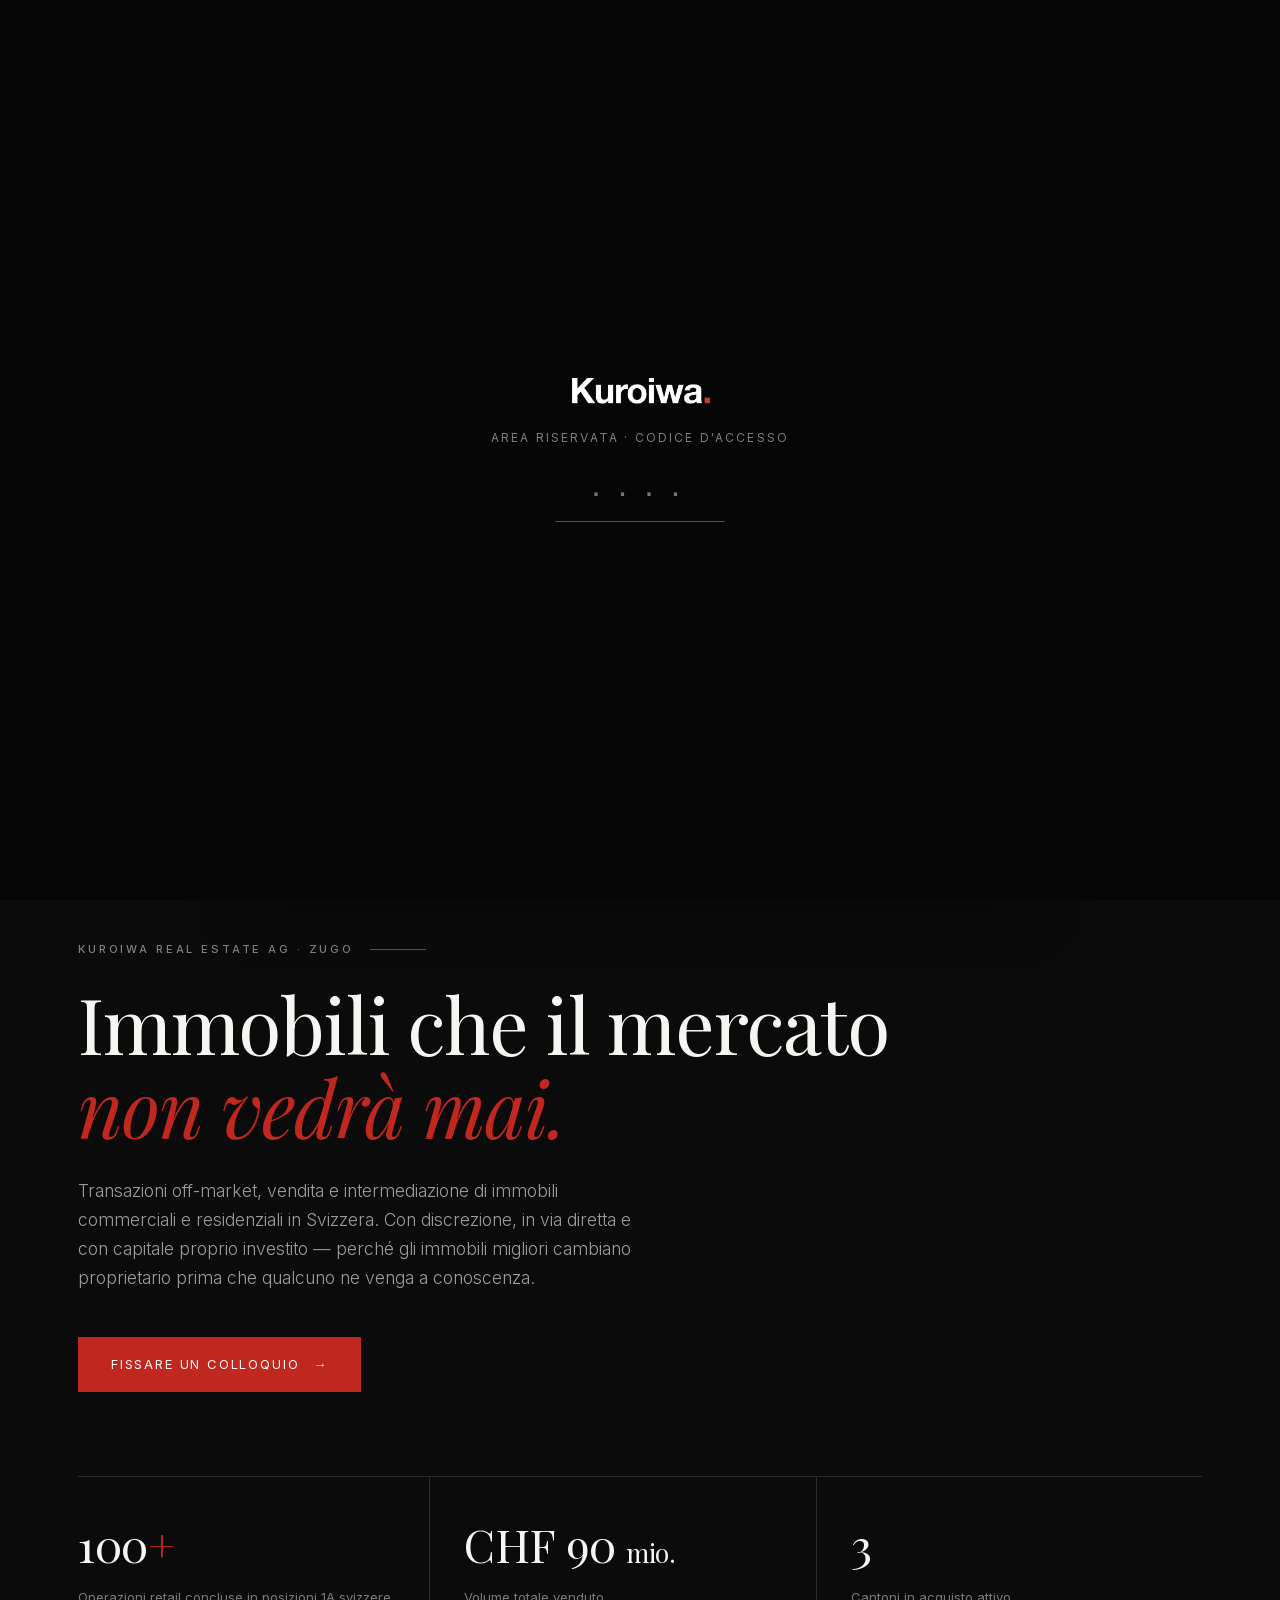
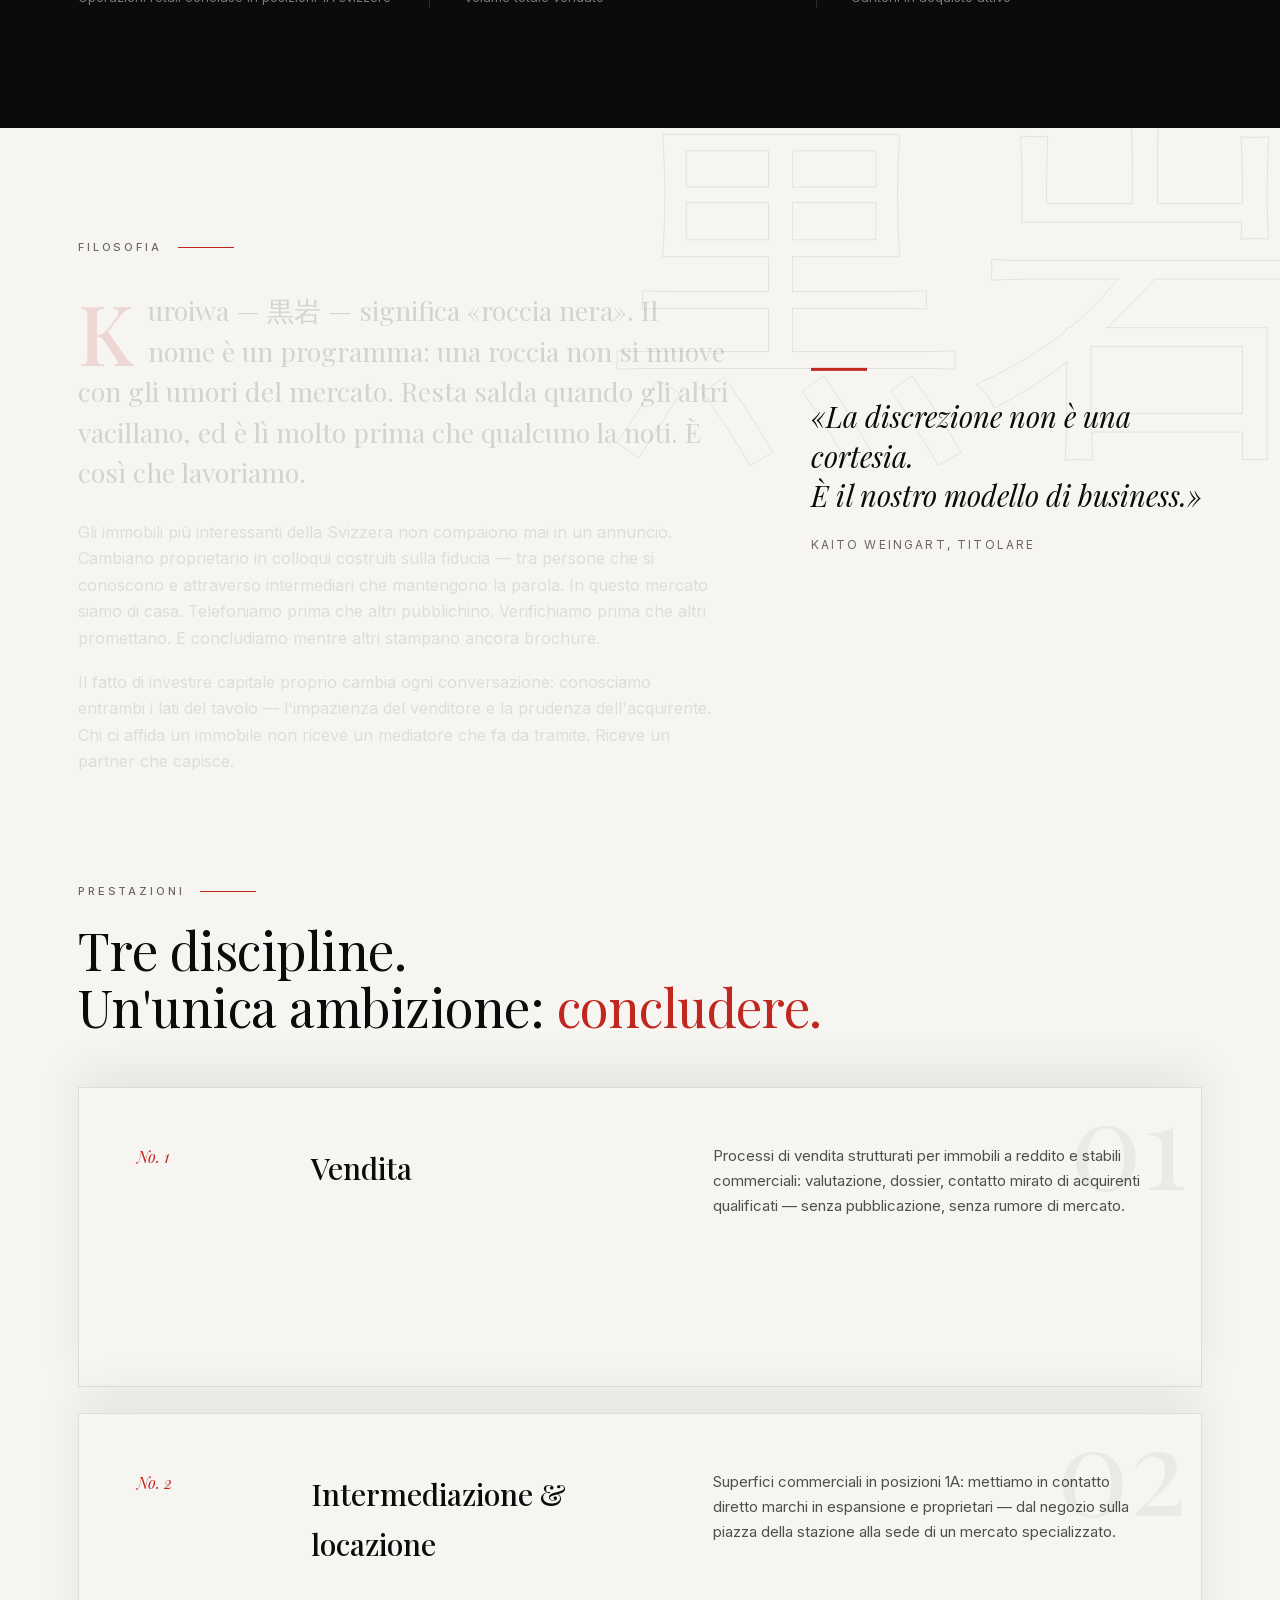
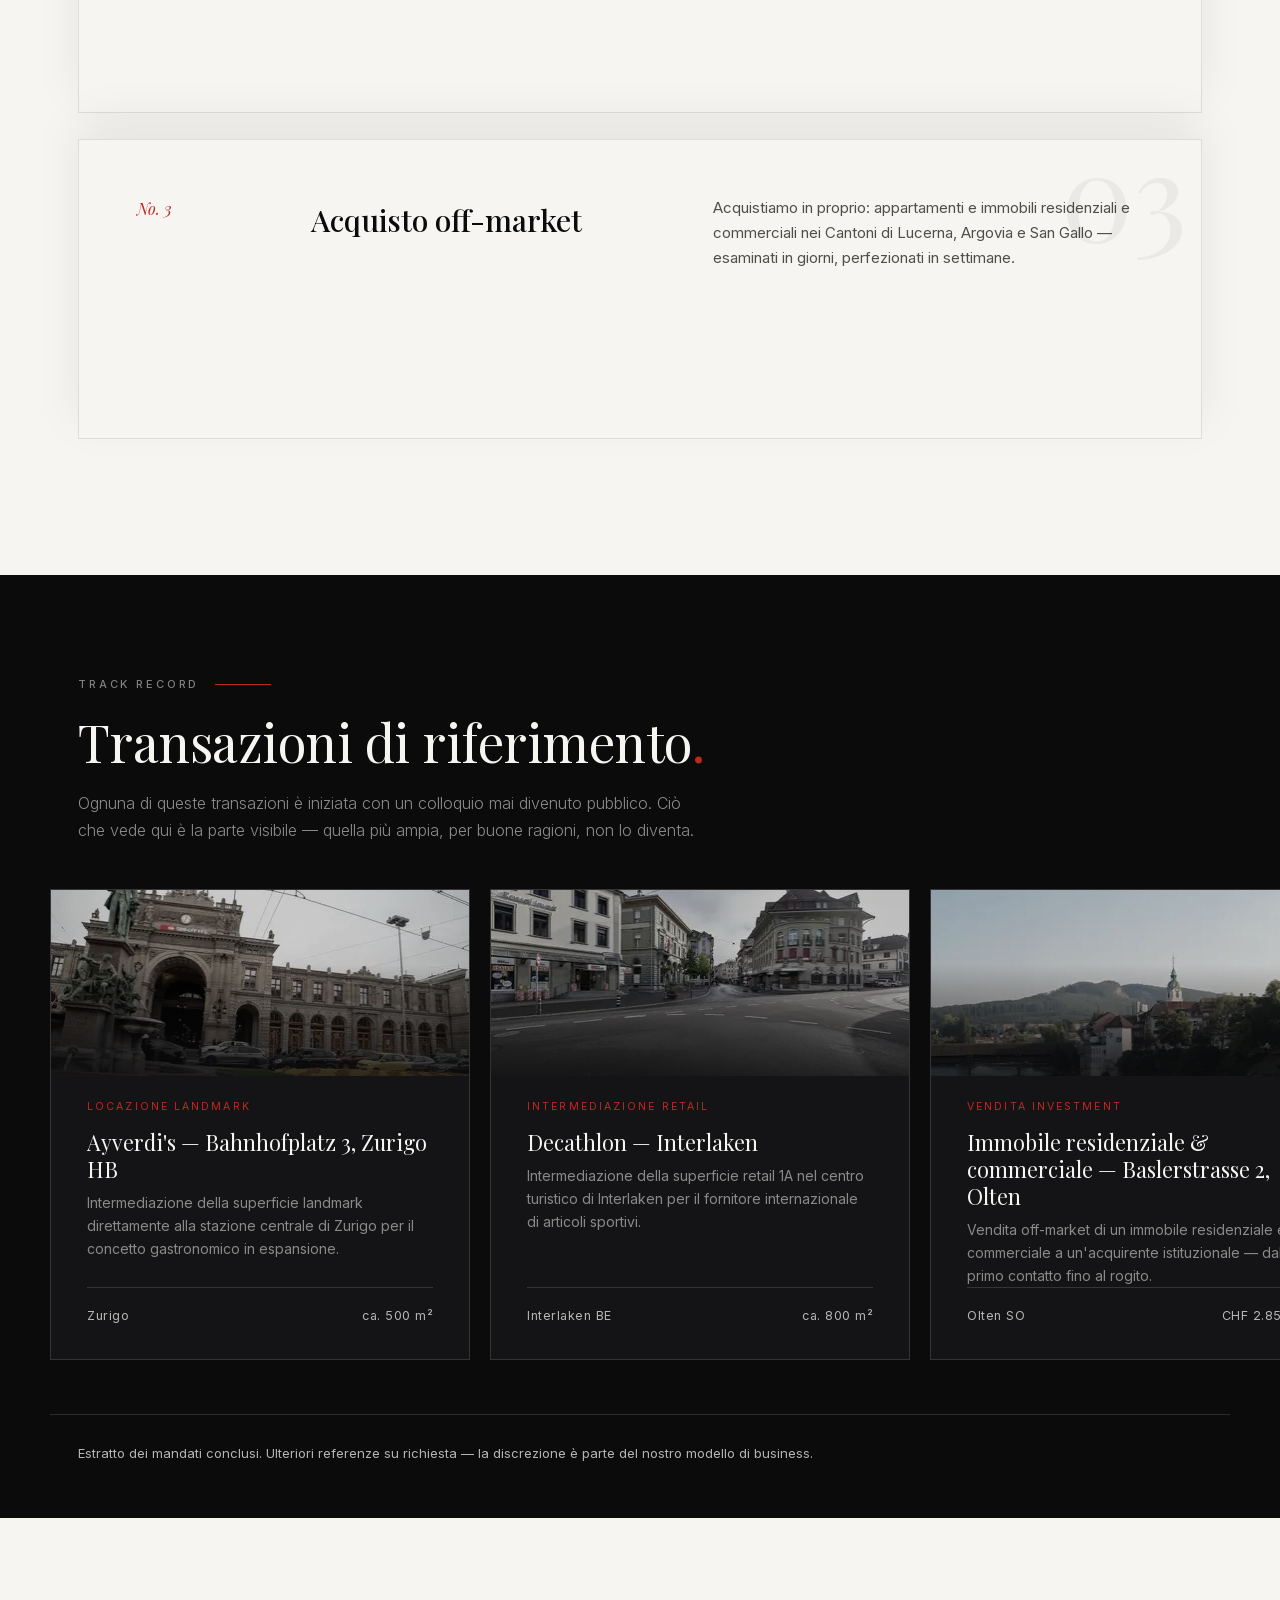
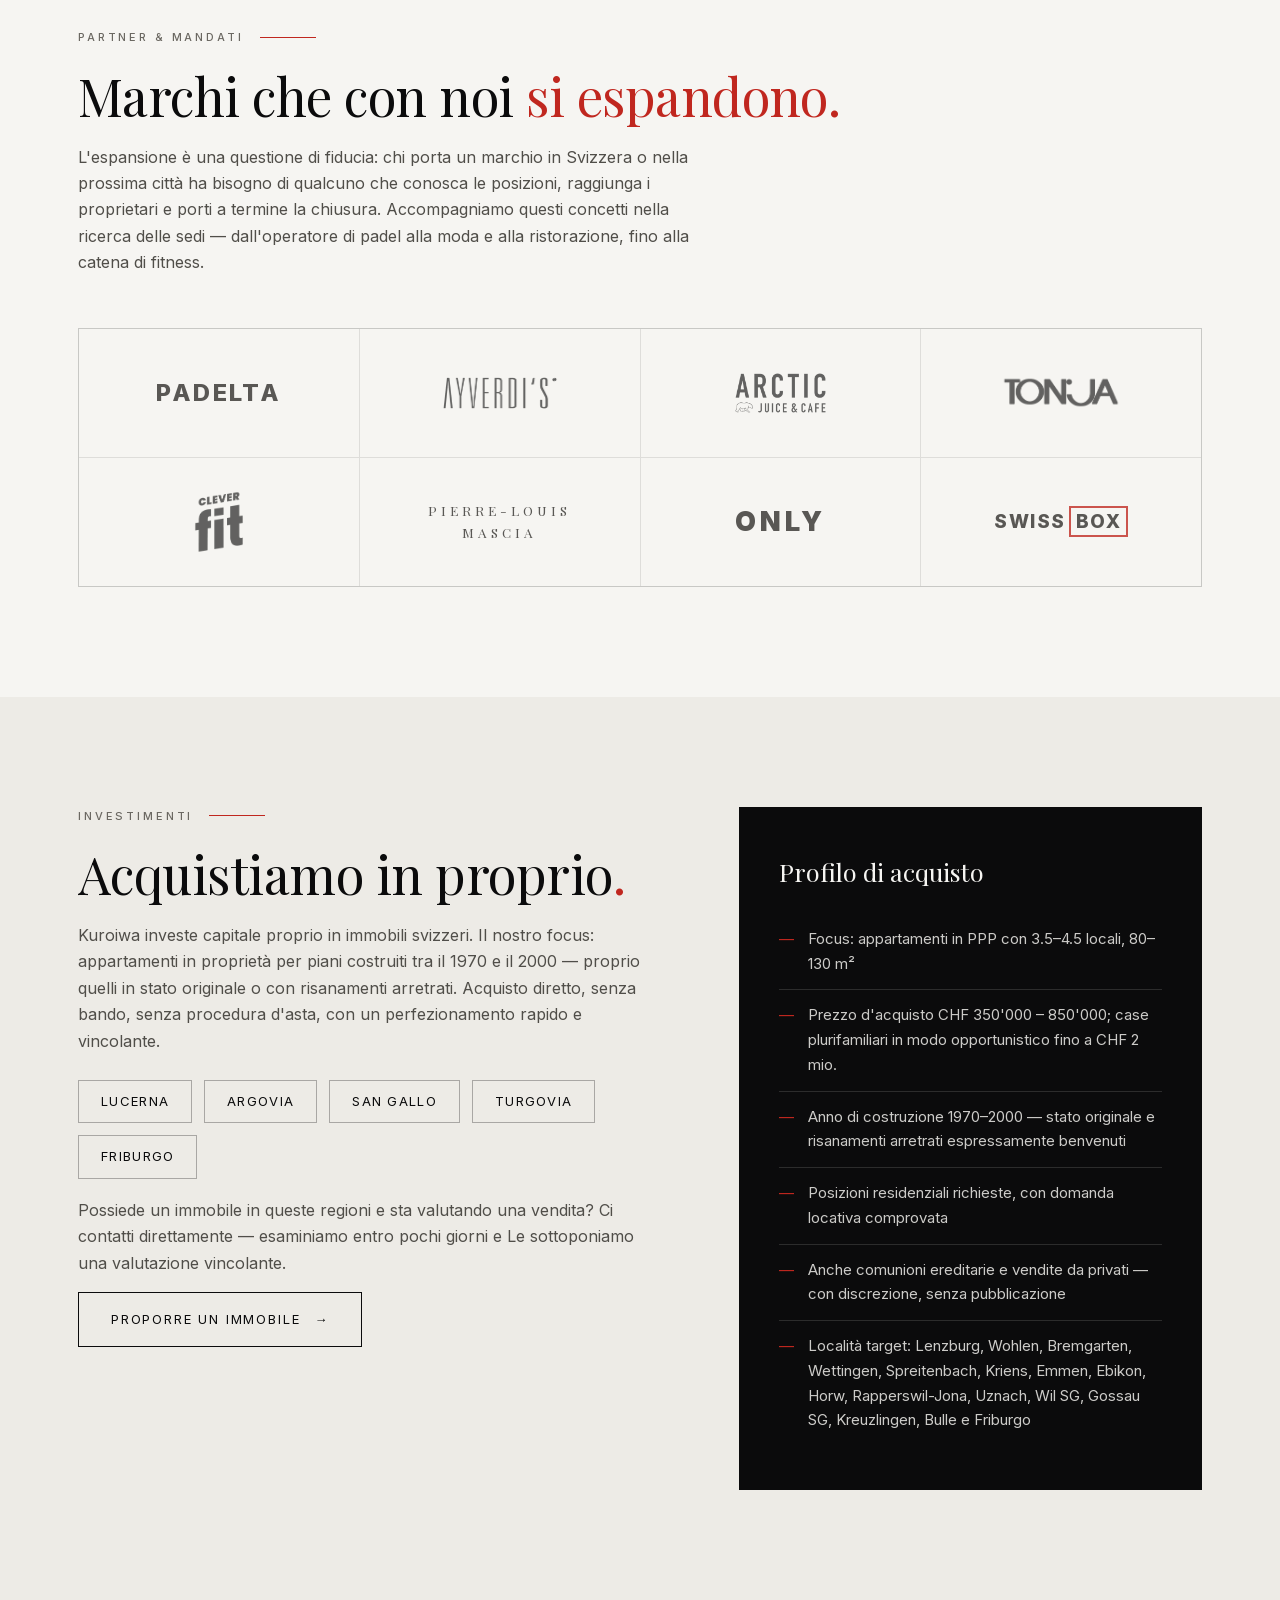
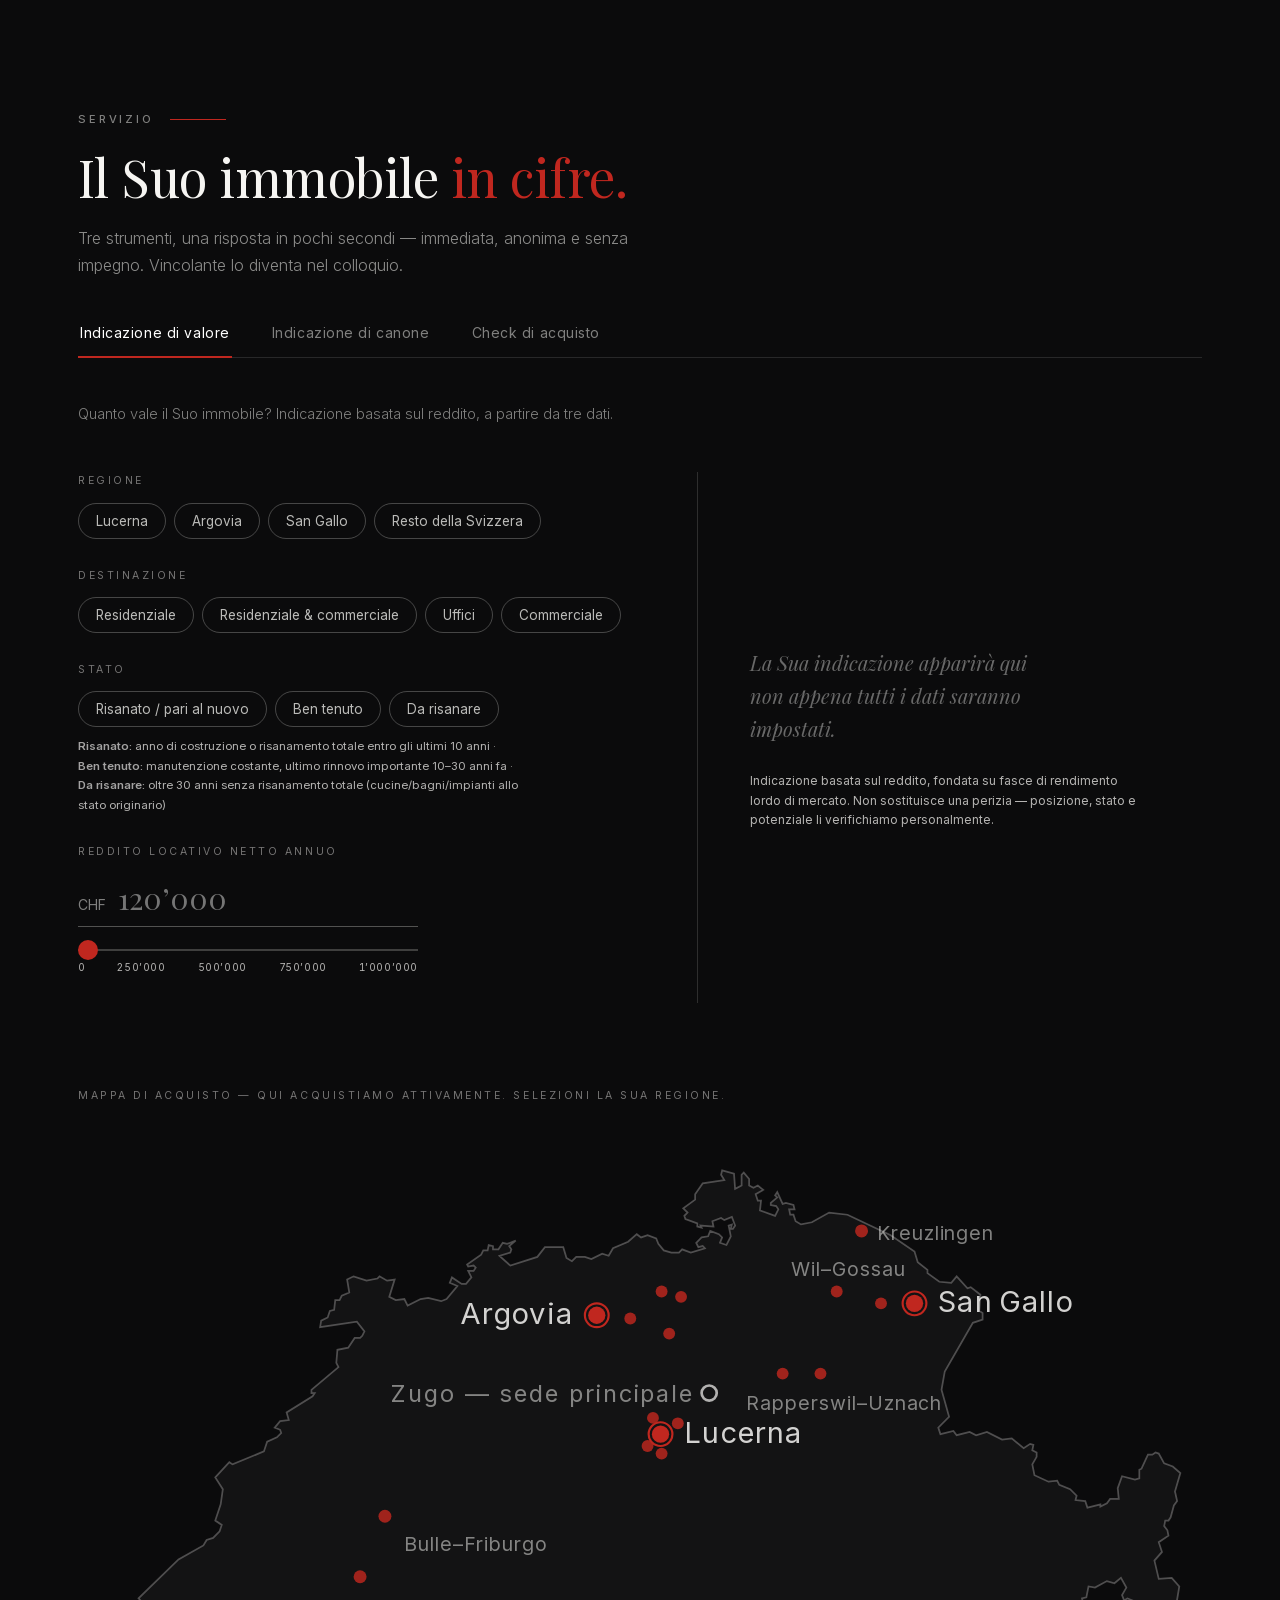
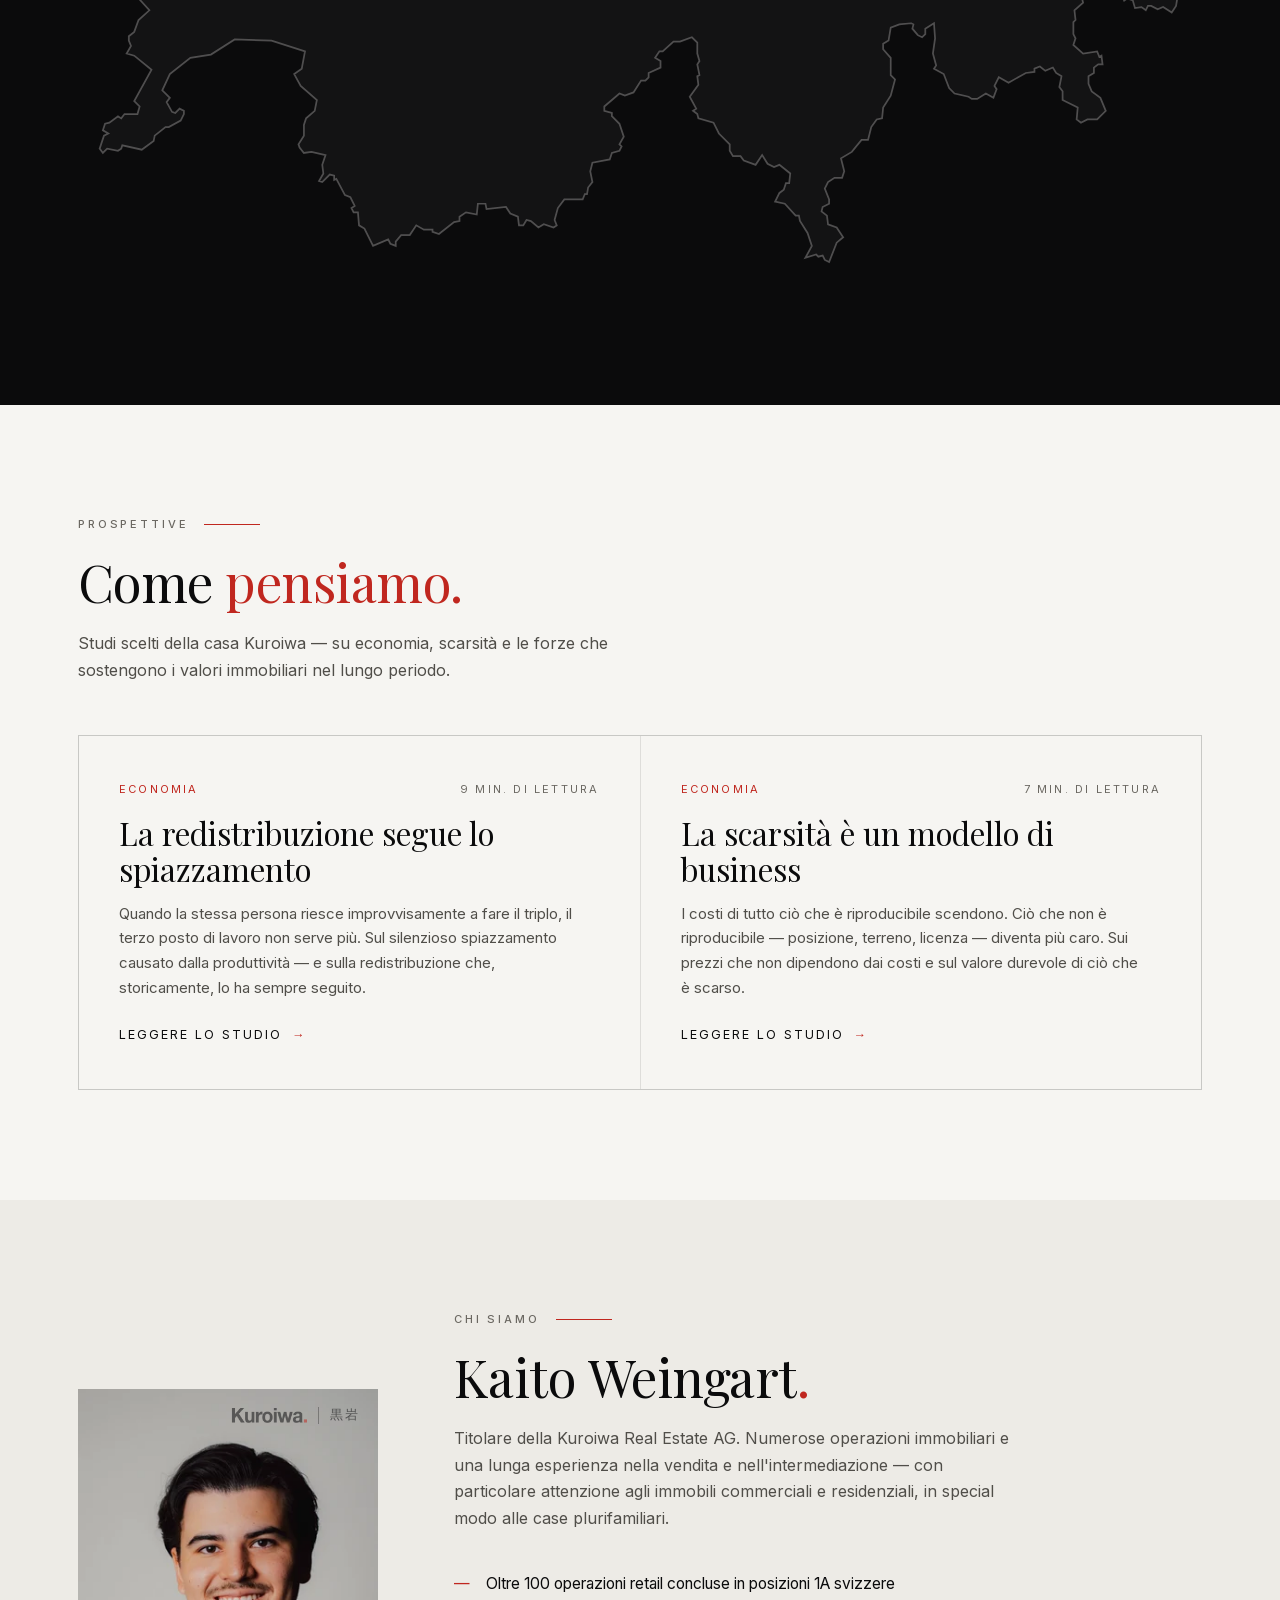
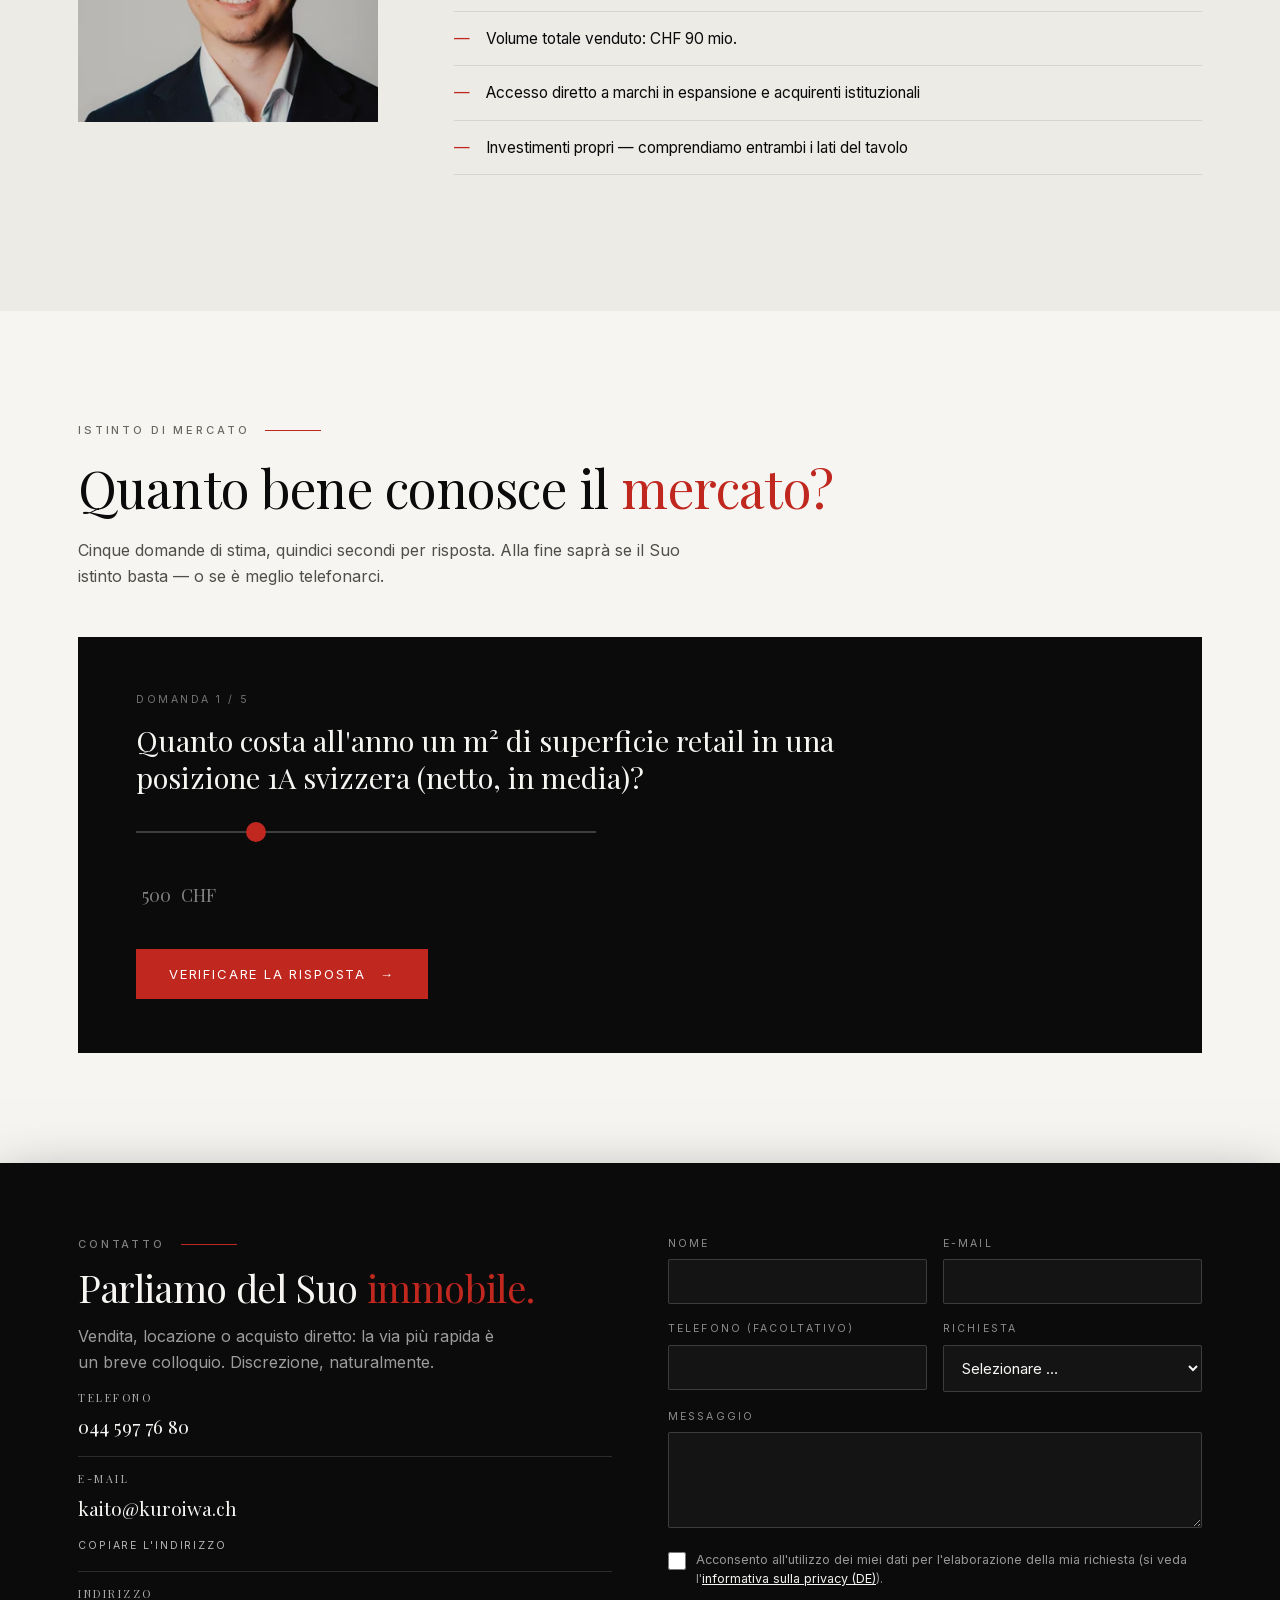
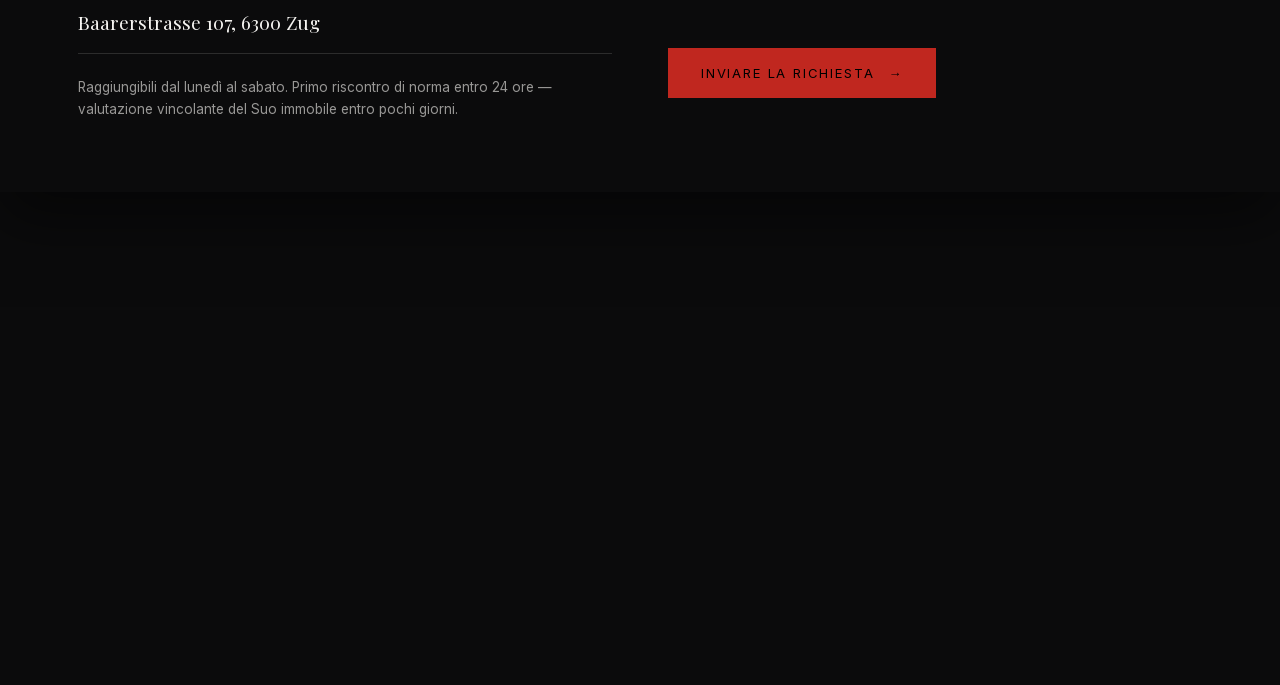
<file: it/index.html>
<!DOCTYPE html>
<html lang="it-CH">
<head>
<meta charset="utf-8">
<meta name="viewport" content="width=device-width, initial-scale=1">
<title>Kuroiwa Real Estate AG — Immobili off-market, vendita e intermediazione | Zugo</title>
<meta name="description" content="Kuroiwa Real Estate AG, Zugo: transazioni off-market, vendita e intermediazione di immobili commerciali e residenziali in Svizzera. Acquisto diretto di immobili nei Cantoni di Lucerna, Argovia e San Gallo.">
<meta name="keywords" content="Immobili Zugo, immobili off-market Svizzera, immobili commerciali, vendere casa plurifamiliare, intermediazione immobiliare, vendere immobile Lucerna, Argovia, San Gallo, immobile a reddito, Kuroiwa Real Estate">
<meta name="robots" content="noindex, nofollow"><!-- GO-LIVE: auf "index, follow" stellen (siehe DEPLOYMENT.md) -->
<meta name="author" content="Kuroiwa Real Estate AG">
<link rel="canonical" href="https://kuroiwa.ch/it/">
<link rel="alternate" hreflang="de-CH" href="https://kuroiwa.ch/">
<link rel="alternate" hreflang="en" href="https://kuroiwa.ch/en/">
<link rel="alternate" hreflang="fr-CH" href="https://kuroiwa.ch/fr/">
<link rel="alternate" hreflang="it-CH" href="https://kuroiwa.ch/it/">
<link rel="alternate" hreflang="x-default" href="https://kuroiwa.ch/">

<meta name="geo.region" content="CH-ZG">
<meta name="geo.placename" content="Zug">
<meta name="geo.position" content="47.1789;8.5165">
<meta name="ICBM" content="47.1789, 8.5165">

<meta property="og:type" content="website">
<meta property="og:site_name" content="Kuroiwa Real Estate AG">
<meta property="og:title" content="Kuroiwa Real Estate — Immobili off-market, vendita e intermediazione">
<meta property="og:description" content="Transazioni off-market discrete per immobili commerciali e residenziali in Svizzera. Acquisto diretto nei Cantoni di Lucerna, Argovia e San Gallo.">
<meta property="og:url" content="https://kuroiwa.ch/it/">
<meta property="og:locale" content="it_CH">
<meta property="og:image" content="https://kuroiwa.ch/assets/og.png">
<meta property="og:image:width" content="1200">
<meta property="og:image:height" content="630">
<meta name="twitter:card" content="summary_large_image">
<meta name="twitter:title" content="Kuroiwa Real Estate — Immobili off-market Svizzera">
<meta name="twitter:description" content="Vendita, intermediazione e acquisto diretto di immobili commerciali e residenziali. Con discrezione e precisione.">
<meta name="twitter:image" content="https://kuroiwa.ch/assets/og.png">

<link rel="icon" href="/favicon.ico" sizes="any">
<link rel="icon" type="image/png" sizes="48x48" href="/assets/brand/favicon-48.png">
<link rel="icon" type="image/png" sizes="96x96" href="/assets/brand/favicon-96.png">
<link rel="icon" type="image/png" sizes="192x192" href="/assets/brand/favicon-192.png">
<link rel="apple-touch-icon" href="/assets/brand/apple-touch-icon.png">

<link rel="preload" as="image" fetchpriority="high" imagesrcset="../assets/brand/hero-800.webp 800w, ../assets/brand/hero-1200.webp 1200w, ../assets/brand/hero-1920.webp 1920w" imagesizes="100vw" href="../assets/brand/hero-1200.webp">
<link rel="preload" as="image" href="../assets/brand/kuroiwa-wort.webp">
<link rel="preload" as="font" type="font/woff2" href="../assets/fonts/playfairdisplay-400-normal-latin.woff2" crossorigin>
<link rel="preload" as="font" type="font/woff2" href="../assets/fonts/inter-400-normal-latin.woff2" crossorigin>
<link rel="stylesheet" href="../assets/fonts/fonts.css">

<!-- Monitoring & Analytics (Sentry + erweiterbar, consent-fähig) — Konfiguration in assets/monitoring.js -->
<script defer src="../assets/monitoring.js"></script>

<script type="application/ld+json">
{
  "@context": "https://schema.org",
  "@graph": [
    {
      "@type": "RealEstateAgent",
      "@id": "https://kuroiwa.ch/#organisation",
      "name": "Kuroiwa Real Estate AG",
      "url": "https://kuroiwa.ch/",
      "logo": "https://kuroiwa.ch/assets/og.png",
      "telephone": "+41445977680",
      "email": "kaito@kuroiwa.ch",
      "address": { "@type": "PostalAddress", "streetAddress": "Baarerstrasse 107", "postalCode": "6300", "addressLocality": "Zug", "addressRegion": "ZG", "addressCountry": "CH" },
      "geo": { "@type": "GeoCoordinates", "latitude": 47.1789, "longitude": 8.5165 },
      "areaServed": [
        { "@type": "Country", "name": "Svizzera" },
        { "@type": "AdministrativeArea", "name": "Canton Zugo" },
        { "@type": "AdministrativeArea", "name": "Canton Lucerna" },
        { "@type": "AdministrativeArea", "name": "Canton Argovia" },
        { "@type": "AdministrativeArea", "name": "Canton San Gallo" },
        { "@type": "AdministrativeArea", "name": "Canton Zurigo" },
        { "@type": "AdministrativeArea", "name": "Canton Turgovia" },
        { "@type": "AdministrativeArea", "name": "Canton Friburgo" }
      ],
      "knowsAbout": ["Transazioni off-market", "Immobili commerciali", "Case plurifamiliari", "Intermediazione immobiliare", "Immobili a reddito"],
      "image": "https://kuroiwa.ch/assets/og.png",
      "founder": { "@id": "https://kuroiwa.ch/#kaito" },
      "hasOfferCatalog": {
        "@type": "OfferCatalog",
        "name": "Prestazioni",
        "itemListElement": [
          { "@type": "Offer", "itemOffered": { "@type": "Service", "name": "Vendita di immobili a reddito e commerciali", "serviceType": "Vendita immobiliare" } },
          { "@type": "Offer", "itemOffered": { "@type": "Service", "name": "Intermediazione e locazione di superfici commerciali", "serviceType": "Intermediazione immobiliare" } },
          { "@type": "Offer", "itemOffered": { "@type": "Service", "name": "Acquisto off-market di immobili residenziali e commerciali", "serviceType": "Acquisto immobiliare" } }
        ]
      }
    },
    {
      "@type": "Person",
      "@id": "https://kuroiwa.ch/#kaito",
      "name": "Kaito Weingart",
      "jobTitle": "Titolare",
      "worksFor": { "@id": "https://kuroiwa.ch/#organisation" },
      "telephone": "+41445977680",
      "email": "kaito@kuroiwa.ch"
    },
    {
      "@type": "WebSite",
      "@id": "https://kuroiwa.ch/#website",
      "url": "https://kuroiwa.ch/it/",
      "name": "Kuroiwa Real Estate AG",
      "inLanguage": "it-CH",
      "publisher": { "@id": "https://kuroiwa.ch/#organisation" }
    }
  ]
}
</script>

<link rel="stylesheet" href="../assets/site.css">
</head>
<body>
<div class="tor" id="tor">
  <img src="../assets/brand/kuroiwa-wort.webp" alt="Kuroiwa">
  <div class="tor-text">Area riservata · Codice d'accesso</div>
  <input id="torCode" type="password" inputmode="numeric" maxlength="4" placeholder="&middot;&middot;&middot;&middot;" autocomplete="off" aria-label="Codice d'accesso">
  <div class="tor-fehler" id="torFehler" hidden>Codice errato — La preghiamo di riprovare.</div>
</div>
<script>
(function () {
  const tor = document.getElementById('tor');
  if (sessionStorage.getItem('kuroiwa-zugang') === '1') { tor.remove(); return; }
  document.documentElement.style.overflow = 'hidden';
  const feld = document.getElementById('torCode');
  setTimeout(() => feld.focus(), 100);
  feld.addEventListener('input', () => {
    if (feld.value.length < 4) return;
    if (feld.value === '0000') {
      sessionStorage.setItem('kuroiwa-zugang', '1');
      tor.remove();
      document.documentElement.style.overflow = '';
    } else {
      document.getElementById('torFehler').hidden = false;
      feld.value = '';
    }
  });
})();
</script>
<div class="fortschritt" id="fortschritt" aria-hidden="true"></div>
<div class="lade" id="lade" aria-hidden="true"><div class="lade-inhalt"><span class="lade-kanji">黒岩</span><span class="lade-zahl" id="ladeZahl">0&thinsp;%</span></div></div>
<div class="toast" id="toast" role="status">Indirizzo e-mail copiato</div>
<button class="hoch" id="hoch" aria-label="Torna su">&uarr;</button>

<nav id="nav">
  <div class="wrap nav-inner">
    <a class="marke" href="#top"><img src="../assets/brand/kuroiwa-wort.webp" alt="Kuroiwa Real Estate" width="78" height="22" style="width:auto"></a>
    <div class="nav-links">
      <a href="#leistungen">Prestazioni</a>
      <a href="#track">Track record</a>
      <a href="#partner">Partner</a>
      <a href="#investitionen">Investimenti</a>
      <a href="#wert">Check del valore</a>
      <a href="#perspektiven">Prospettive</a>
      <a href="#ueber">Chi siamo</a>
      <div class="lang" aria-label="Selezione della lingua"><a href="../" hreflang="de-CH" lang="de">DE</a><a href="../en/" hreflang="en" lang="en">EN</a><a href="../fr/" hreflang="fr-CH" lang="fr">FR</a><a class="akt" href="./" hreflang="it-CH" lang="it" aria-current="true">IT</a></div>
      <a class="cta-mini" href="#kontakt">Contatto</a>
    </div>
  </div>
</nav>

<!-- Intro im KWI-Stil -->
<header class="intro" id="top">
  <div class="bg"></div>
  <div class="korn"></div>
  <div class="intro-inhalt">
    <img class="logo" src="../assets/brand/kuroiwa-wort.webp" alt="Kuroiwa — 黒岩" width="430" height="80">
    <div class="unterzeile">Real Estate<b>.</b></div>
  </div>
  <div class="scrollcue"><span>Scorrere</span><span class="ln"></span></div>
</header>

<section class="statement">
  <div class="wrap">
    <div class="label hell">Kuroiwa Real Estate AG · Zugo</div>
    <h1>Immobili che il mercato <em>non vedrà mai.</em></h1>
    <p class="sub">Transazioni off-market, vendita e intermediazione di immobili commerciali e residenziali in Svizzera. Con discrezione, in via diretta e con capitale proprio investito — perché gli immobili migliori cambiano proprietario prima che qualcuno ne venga a conoscenza.</p>
    <a class="cta voll" href="#kontakt">Fissare un colloquio</a>
    <div class="zeile">
      <div class="zahl"><div class="gross"><span class="zaehler" data-ziel="100">0</span><span class="rot">+</span></div><div class="klein">Operazioni retail concluse in posizioni 1A svizzere</div></div>
      <div class="zahl"><div class="gross">CHF <span class="zaehler" data-ziel="90">0</span> <span style="font-size:26px">mio.</span></div><div class="klein">Volume totale venduto</div></div>
      <div class="zahl"><div class="gross"><span class="zaehler" data-ziel="3">0</span></div><div class="klein">Cantoni in acquisto attivo</div></div>
    </div>
  </div>
</section>

<section class="hell-sektion manifest" id="haltung">
  <span class="kanji-wz" id="kanjiWz" aria-hidden="true">黒岩</span>
  <div class="wrap enter">
    <div class="label">Filosofia</div>
    <div class="manifest-grid">
      <div class="manifest-text">
        <p class="gross-prosa"><span class="initial">K</span>uroiwa — 黒岩 — significa «roccia nera». Il nome è un programma: una roccia non si muove con gli umori del mercato. Resta salda quando gli altri vacillano, ed è lì molto prima che qualcuno la noti. È così che lavoriamo.</p>
        <p>Gli immobili più interessanti della Svizzera non compaiono mai in un annuncio. Cambiano proprietario in colloqui costruiti sulla fiducia — tra persone che si conoscono e attraverso intermediari che mantengono la parola. In questo mercato siamo di casa. Telefoniamo prima che altri pubblichino. Verifichiamo prima che altri promettano. E concludiamo mentre altri stampano ancora brochure.</p>
        <p>Il fatto di investire capitale proprio cambia ogni conversazione: conosciamo entrambi i lati del tavolo — l'impazienza del venditore e la prudenza dell'acquirente. Chi ci affida un immobile non riceve un mediatore che fa da tramite. Riceve un partner che capisce.</p>
      </div>
      <div class="zitat">
        <div class="zitat-strich"></div>
        <blockquote>«La discrezione non è una cortesia.<br>È il nostro modello di business.»</blockquote>
        <div class="zitat-wer">Kaito Weingart, titolare</div>
      </div>
    </div>
  </div>
</section>

<section class="hell-sektion" id="leistungen" style="padding-top:0">
  <div class="wrap enter">
    <div class="label">Prestazioni</div>
    <h2>Tre discipline.<br>Un'unica ambizione: <span class="rot">concludere.</span></h2>
    <div class="drei">
      <div class="kachel" data-nr="01">
        <div class="nr">No. 1</div>
        <h3>Vendita</h3>
        <p>Processi di vendita strutturati per immobili a reddito e stabili commerciali: valutazione, dossier, contatto mirato di acquirenti qualificati — senza pubblicazione, senza rumore di mercato.</p>
      </div>
      <div class="kachel" data-nr="02">
        <div class="nr">No. 2</div>
        <h3>Intermediazione &amp; locazione</h3>
        <p>Superfici commerciali in posizioni 1A: mettiamo in contatto diretto marchi in espansione e proprietari — dal negozio sulla piazza della stazione alla sede di un mercato specializzato.</p>
      </div>
      <div class="kachel" data-nr="03">
        <div class="nr">No. 3</div>
        <h3>Acquisto off-market</h3>
        <p>Acquistiamo in proprio: appartamenti e immobili residenziali e commerciali nei Cantoni di Lucerna, Argovia e San Gallo — esaminati in giorni, perfezionati in settimane.</p>
      </div>
    </div>
  </div>
</section>

<section class="dunkel" id="track" style="padding:0">
  <div class="track-klebt">
    <div class="wrap enter">
      <div class="label hell">Track record</div>
      <h2>Transazioni di riferimento<span class="rot">.</span></h2>
      <p style="max-width:620px;color:rgba(246,245,242,.55);font-weight:300">Ognuna di queste transazioni è iniziata con un colloquio mai divenuto pubblico. Ciò che vede qui è la parte visibile — quella più ampia, per buone ragioni, non lo diventa.</p>
    </div>
    <div class="deals" id="dealSpur">
      <div class="deal">
        <div class="deal-bild"><picture><source srcset="../assets/deals/ayverdis-420.webp 420w, ../assets/deals/ayverdis.webp 840w" sizes="(max-width: 860px) 92vw, 420px" type="image/webp"><img src="../assets/deals/ayverdis.jpg" srcset="../assets/deals/ayverdis-420.jpg 420w, ../assets/deals/ayverdis.jpg 840w" sizes="(max-width: 860px) 92vw, 420px" alt="Stazione centrale di Zurigo sulla Bahnhofplatz" width="840" height="380" loading="lazy" decoding="async"></picture></div>
        <div class="typ">Locazione landmark</div>
        <h3>Ayverdi's — Bahnhofplatz 3, Zurigo HB</h3>
        <p>Intermediazione della superficie landmark direttamente alla stazione centrale di Zurigo per il concetto gastronomico in espansione.</p>
        <div class="meta"><span>Zurigo</span><span>ca. 500 m²</span></div>
      </div>
      <div class="deal">
        <div class="deal-bild"><picture><source srcset="../assets/deals/decathlon-420.webp 420w, ../assets/deals/decathlon.webp 840w" sizes="(max-width: 860px) 92vw, 420px" type="image/webp"><img src="../assets/deals/decathlon.jpg" srcset="../assets/deals/decathlon-420.jpg 420w, ../assets/deals/decathlon.jpg 840w" sizes="(max-width: 860px) 92vw, 420px" alt="Via commerciale a Interlaken" width="840" height="380" loading="lazy" decoding="async"></picture></div>
        <div class="typ">Intermediazione retail</div>
        <h3>Decathlon — Interlaken</h3>
        <p>Intermediazione della superficie retail 1A nel centro turistico di Interlaken per il fornitore internazionale di articoli sportivi.</p>
        <div class="meta"><span>Interlaken BE</span><span>ca. 800 m²</span></div>
      </div>
      <div class="deal">
        <div class="deal-bild"><picture><source srcset="../assets/deals/olten-420.webp 420w, ../assets/deals/olten.webp 840w" sizes="(max-width: 860px) 92vw, 420px" type="image/webp"><img src="../assets/deals/olten.jpg" srcset="../assets/deals/olten-420.jpg 420w, ../assets/deals/olten.jpg 840w" sizes="(max-width: 860px) 92vw, 420px" alt="Centro storico di Olten sull'Aare" width="840" height="380" loading="lazy" decoding="async"></picture></div>
        <div class="typ">Vendita investment</div>
        <h3>Immobile residenziale &amp; commerciale — Baslerstrasse 2, Olten</h3>
        <p>Vendita off-market di un immobile residenziale e commerciale a un'acquirente istituzionale — dal primo contatto fino al rogito.</p>
        <div class="meta"><span>Olten SO</span><span>CHF 2.85 mio.</span></div>
      </div>
      <div class="deal">
        <div class="deal-bild"><picture><source srcset="../assets/deals/only-420.webp 420w, ../assets/deals/only.webp 840w" sizes="(max-width: 860px) 92vw, 420px" type="image/webp"><img src="../assets/deals/only.jpg" srcset="../assets/deals/only-420.jpg 420w, ../assets/deals/only.jpg 840w" sizes="(max-width: 860px) 92vw, 420px" alt="Bahnhofstrasse a Interlaken" width="840" height="380" loading="lazy" decoding="async"></picture></div>
        <div class="typ">Intermediazione retail</div>
        <h3>Only — Bahnhofstrasse 23, Interlaken</h3>
        <p>Intermediazione del negozio sulla Bahnhofstrasse di Interlaken per il marchio di moda internazionale.</p>
        <div class="meta"><span>Interlaken BE</span><span>Posizione 1A</span></div>
      </div>
      <div class="deal">
        <div class="deal-bild"><picture><source srcset="../assets/deals/retail-420.webp 420w, ../assets/deals/retail.webp 840w" sizes="(max-width: 860px) 92vw, 420px" type="image/webp"><img src="../assets/deals/retail.jpg" srcset="../assets/deals/retail-420.jpg 420w, ../assets/deals/retail.jpg 840w" sizes="(max-width: 860px) 92vw, 420px" alt="Bahnhofstrasse di Zurigo, posizione retail 1A" width="840" height="380" loading="lazy" decoding="async"></picture></div>
        <div class="typ">Portafoglio</div>
        <h3>100+ operazioni retail in posizioni 1A</h3>
        <p>Oltre cento mandati di intermediazione e consulenza conclusi per superfici retail nelle migliori posizioni svizzere.</p>
        <div class="meta"><span>Svizzera</span><span>in corso</span></div>
      </div>
      <div class="deal">
        <div class="deal-bild"><picture><source srcset="../assets/deals/volumen-420.webp 420w, ../assets/deals/volumen.webp 840w" sizes="(max-width: 860px) 92vw, 420px" type="image/webp"><img src="../assets/deals/volumen.jpg" srcset="../assets/deals/volumen-420.jpg 420w, ../assets/deals/volumen.jpg 840w" sizes="(max-width: 860px) 92vw, 420px" alt="Centro storico di Zugo con la torre Zytturm" width="840" height="380" loading="lazy" decoding="async"></picture></div>
        <div class="typ">Volume delle transazioni</div>
        <h3>CHF 90 mio. di volume venduto</h3>
        <p>Vendite accompagnate di immobili residenziali e commerciali — dal singolo oggetto al portafoglio.</p>
        <div class="meta"><span>Svizzera</span><span>totale</span></div>
      </div>
    </div>
    <div class="track-balken"><div id="trackBalken"></div></div>
    <div class="wrap"><div class="fussnote">Estratto dei mandati conclusi. Ulteriori referenze su richiesta — la discrezione è parte del nostro modello di business.</div></div>
  </div>
</section>

<section class="hell-sektion" id="partner">
  <div class="wrap enter">
    <div class="label">Partner &amp; mandati</div>
    <h2>Marchi che con noi <span class="rot">si espandono.</span></h2>
    <p style="max-width:640px;color:#504e49">L'espansione è una questione di fiducia: chi porta un marchio in Svizzera o nella prossima città ha bisogno di qualcuno che conosca le posizioni, raggiunga i proprietari e porti a termine la chiusura. Accompagniamo questi concetti nella ricerca delle sedi — dall'operatore di padel alla moda e alla ristorazione, fino alla catena di fitness.</p>
    <div class="logowall">
      <div class="logo-zelle"><span class="wm wm-padelta">PADELTA</span></div>
      <div class="logo-zelle"><img class="logo-img" src="../assets/logos/ayverdis.webp" alt="Ayverdi's" width="490" height="160" loading="lazy" decoding="async"></div>
      <div class="logo-zelle"><img class="logo-img" src="../assets/logos/arctic.webp" alt="Arctic Juice &amp; Café" width="338" height="160" loading="lazy" decoding="async"></div>
      <div class="logo-zelle"><img class="logo-img" src="../assets/logos/tonja.webp" alt="Tonja Concept" width="521" height="160" loading="lazy" decoding="async"></div>
      <div class="logo-zelle"><img class="logo-img logo-tall" src="../assets/logos/clever-fit.webp" alt="clever fit" width="131" height="160" loading="lazy" decoding="async"></div>
      <div class="logo-zelle"><span class="wm wm-plm">PIERRE-LOUIS<br>MASCIA</span></div>
      <div class="logo-zelle"><span class="wm wm-only">ONLY</span></div>
      <div class="logo-zelle"><span class="wm wm-swissbox">SWISS<b>BOX</b></span></div>
    </div>
  </div>
</section>

<section class="invest" id="investitionen">
  <div class="wrap enter">
    <div class="invest-grid">
      <div>
        <div class="label">Investimenti</div>
        <h2>Acquistiamo in proprio<span class="rot">.</span></h2>
        <p style="color:#504e49">Kuroiwa investe capitale proprio in immobili svizzeri. Il nostro focus: appartamenti in proprietà per piani costruiti tra il 1970 e il 2000 — proprio quelli in stato originale o con risanamenti arretrati. Acquisto diretto, senza bando, senza procedura d'asta, con un perfezionamento rapido e vincolante.</p>
        <div class="kantone">
          <div class="kanton">Lucerna</div>
          <div class="kanton">Argovia</div>
          <div class="kanton">San Gallo</div>
          <div class="kanton">Turgovia</div>
          <div class="kanton">Friburgo</div>
        </div>
        <p style="color:#504e49;margin-top:18px">Possiede un immobile in queste regioni e sta valutando una vendita? Ci contatti direttamente — esaminiamo entro pochi giorni e Le sottoponiamo una valutazione vincolante.</p>
        <a class="cta" style="border-color:var(--ink);color:var(--ink);margin-top:16px" href="#wert">Proporre un immobile</a>
      </div>
      <div class="profil">
        <h3>Profilo di acquisto</h3>
        <ul>
          <li>Focus: appartamenti in PPP con 3.5–4.5 locali, 80–130 m²</li>
          <li>Prezzo d'acquisto CHF 350'000 – 850'000; case plurifamiliari in modo opportunistico fino a CHF 2 mio.</li>
          <li>Anno di costruzione 1970–2000 — stato originale e risanamenti arretrati espressamente benvenuti</li>
          <li>Posizioni residenziali richieste, con domanda locativa comprovata</li>
          <li>Anche comunioni ereditarie e vendite da privati — con discrezione, senza pubblicazione</li>
          <li>Località target: Lenzburg, Wohlen, Bremgarten, Wettingen, Spreitenbach, Kriens, Emmen, Ebikon, Horw, Rapperswil-Jona, Uznach, Wil SG, Gossau SG, Kreuzlingen, Bulle e Friburgo</li>
        </ul>
      </div>
    </div>
  </div>
</section>

<section class="dunkel" id="wert">
  <div class="wrap enter">
    <div class="label hell">Servizio</div>
    <h2>Il Suo immobile <span class="rot">in cifre.</span></h2>
    <p style="max-width:620px;color:rgba(246,245,242,.55);font-weight:300">Tre strumenti, una risposta in pochi secondi — immediata, anonima e senza impegno. Vincolante lo diventa nel colloquio.</p>

    <div class="tab-leiste" role="tablist">
      <button class="tab aktiv" data-tab="wert" role="tab">Indicazione di valore</button>
      <button class="tab" data-tab="miete" role="tab">Indicazione di canone</button>
      <button class="tab" data-tab="check" role="tab">Check di acquisto</button>
    </div>

    <div class="tab-panel" id="panel-wert">
    <p style="max-width:560px;color:rgba(246,245,242,.5);font-weight:300;font-size:14.5px;margin-bottom:34px">Quanto vale il Suo immobile? Indicazione basata sul reddito, a partire da tre dati.</p>
    <div class="wert-grid">
      <div>
        <div class="wert-feld">
          <div class="feld-name">Regione</div>
          <div class="pillen" data-gruppe="wregion">
            <button class="pille" data-wert="luzern">Lucerna</button>
            <button class="pille" data-wert="aargau">Argovia</button>
            <button class="pille" data-wert="stgallen">San Gallo</button>
            <button class="pille" data-wert="uebrige">Resto della Svizzera</button>
          </div>
          <select id="wertKanton" class="kanton-wahl" hidden aria-label="Selezionare il Cantone">
            <option value="">Selezionare il Cantone …</option>
            <option value="Zürich">Zurigo</option><option value="Bern">Berna</option><option value="Zug">Zugo</option><option value="Schwyz">Svitto</option>
            <option value="Solothurn">Soletta</option><option value="Basel-Stadt">Basilea Città</option><option value="Basel-Landschaft">Basilea Campagna</option>
            <option value="Thurgau">Turgovia</option><option value="Graubünden">Grigioni</option><option value="Tessin">Ticino</option><option value="Waadt">Vaud</option>
            <option value="Wallis">Vallese</option><option value="Freiburg">Friburgo</option><option value="Genf">Ginevra</option><option value="Neuenburg">Neuchâtel</option>
            <option value="Jura">Giura</option><option value="Schaffhausen">Sciaffusa</option><option value="Glarus">Glarona</option><option value="Uri">Uri</option>
            <option value="Obwalden">Obvaldo</option><option value="Nidwalden">Nidvaldo</option><option value="Appenzell Ausserrhoden">Appenzello Esterno</option>
            <option value="Appenzell Innerrhoden">Appenzello Interno</option>
          </select>
        </div>
        <div class="wert-feld">
          <div class="feld-name">Destinazione</div>
          <div class="pillen" data-gruppe="wnutzung">
            <button class="pille" data-wert="wohnen">Residenziale</button>
            <button class="pille" data-wert="wg">Residenziale &amp; commerciale</button>
            <button class="pille" data-wert="buero">Uffici</button>
            <button class="pille" data-wert="gewerbe">Commerciale</button>
          </div>
        </div>
        <div class="wert-feld">
          <div class="feld-name">Stato</div>
          <div class="pillen" data-gruppe="wzustand">
            <button class="pille" data-wert="saniert">Risanato / pari al nuovo</button>
            <button class="pille" data-wert="gepflegt">Ben tenuto</button>
            <button class="pille" data-wert="sanierungsbedarf">Da risanare</button>
          </div>
          <div class="feld-hilfe"><b>Risanato:</b> anno di costruzione o risanamento totale entro gli ultimi 10 anni · <b>Ben tenuto:</b> manutenzione costante, ultimo rinnovo importante 10–30 anni fa · <b>Da risanare:</b> oltre 30 anni senza risanamento totale (cucine/bagni/impianti allo stato originario)</div>
        </div>
        <div class="wert-feld">
          <div class="feld-name">Reddito locativo netto annuo</div>
          <div class="ertrag-eingabe"><span>CHF</span><input id="wertErtrag" type="number" inputmode="numeric" min="0" step="1000" placeholder="120&#8217;000" aria-label="Reddito locativo netto annuo in franchi"></div>
          <input id="wertSlider" class="ertrag-regler" type="range" min="0" max="1000000" step="5000" value="0" aria-label="Impostare il reddito locativo netto annuo">
          <div class="regler-skala"><span>0</span><span>250&#8217;000</span><span>500&#8217;000</span><span>750&#8217;000</span><span>1&#8217;000&#8217;000</span></div>
        </div>
      </div>
      <div class="wert-ergebnis">
        <div class="wert-warten" id="wertWarten">La Sua indicazione apparirà qui non appena tutti i dati saranno impostati.</div>
        <div id="wertResultat" hidden>
          <div class="wert-zahl" id="wertZahl"></div>
          <div class="wert-sub" id="wertSub"></div>
          <div class="check-ctas" style="margin-top:28px">
            <a class="cta voll" id="wertWa" href="#" rel="noopener" target="_blank">Richiedere una valutazione vincolante</a>
            <a class="cta" id="wertMail" style="border-color:rgba(246,245,242,.4);color:var(--paper)" href="#">Via e-mail</a>
          </div>
        </div>
        <div class="wert-hinweis">Indicazione basata sul reddito, fondata su fasce di rendimento lordo di mercato. Non sostituisce una perizia — posizione, stato e potenziale li verifichiamo personalmente.</div>
      </div>
    </div>

    </div>

    <div class="tab-panel" id="panel-miete" hidden>
      <p style="max-width:560px;color:rgba(246,245,242,.5);font-weight:300;font-size:14.5px;margin-bottom:34px">Quanto vale la Sua superficie commerciale? Prezzi al m² di mercato — su richiesta con una proposta di canone concreta per la Sua locazione o rilocazione.</p>
      <div class="wert-grid">
        <div>
          <div class="wert-feld">
            <div class="feld-name">Destinazione</div>
            <div class="pillen" data-gruppe="gnutzung">
              <button class="pille" data-wert="retail">Retail / negozio</button>
              <button class="pille" data-wert="buero">Uffici</button>
              <button class="pille" data-wert="gastro">Ristorazione</button>
              <button class="pille" data-wert="lager">Deposito / mercato specializzato</button>
            </div>
          </div>
          <div class="wert-feld">
            <div class="feld-name">Cantone</div>
            <select id="mietKanton" class="kanton-wahl" style="margin-top:2px" aria-label="Cantone della superficie commerciale">
              <option value="">Selezionare il Cantone …</option>
              <option value="Zürich">Zurigo</option><option value="Bern">Berna</option><option value="Luzern">Lucerna</option><option value="Zug">Zugo</option>
              <option value="Schwyz">Svitto</option><option value="Aargau">Argovia</option><option value="St. Gallen">San Gallo</option><option value="Solothurn">Soletta</option>
              <option value="Basel-Stadt">Basilea Città</option><option value="Basel-Landschaft">Basilea Campagna</option><option value="Thurgau">Turgovia</option>
              <option value="Graubünden">Grigioni</option><option value="Tessin">Ticino</option><option value="Waadt">Vaud</option><option value="Wallis">Vallese</option>
              <option value="Freiburg">Friburgo</option><option value="Genf">Ginevra</option><option value="Neuenburg">Neuchâtel</option><option value="Jura">Giura</option>
              <option value="Schaffhausen">Sciaffusa</option><option value="Glarus">Glarona</option><option value="Uri">Uri</option><option value="Obwalden">Obvaldo</option>
              <option value="Nidwalden">Nidvaldo</option><option value="Appenzell Ausserrhoden">Appenzello Esterno</option><option value="Appenzell Innerrhoden">Appenzello Interno</option>
            </select>
          </div>
          <div class="wert-feld">
            <div class="feld-name">Posizione</div>
            <div class="pillen" data-gruppe="glage">
              <button class="pille" data-wert="lage1a">1A — stazione / zona pedonale</button>
              <button class="pille" data-wert="lage1b">1B — vicino al centro</button>
              <button class="pille" data-wert="quartier">Quartiere / agglomerato</button>
            </div>
          </div>
          <div class="wert-feld">
            <div class="feld-name">Piano</div>
            <div class="pillen" data-gruppe="gstock">
              <button class="pille" data-wert="eg">Piano terra</button>
              <button class="pille" data-wert="og">Piano superiore</button>
              <button class="pille" data-wert="ug">Piano interrato</button>
            </div>
          </div>
          <div class="wert-feld">
            <div class="feld-name">Superficie</div>
            <div class="ertrag-eingabe"><span>m²</span><input id="mietFlaeche" type="number" inputmode="numeric" min="0" step="10" placeholder="250" aria-label="Superficie in metri quadrati"></div>
            <input id="mietSlider" class="ertrag-regler" type="range" min="0" max="2000" step="10" value="0" aria-label="Impostare la superficie">
            <div class="regler-skala"><span>0</span><span>500</span><span>1&#8217;000</span><span>1&#8217;500</span><span>2&#8217;000 m²</span></div>
          </div>
        </div>
        <div class="wert-ergebnis">
          <div class="wert-warten" id="mietWarten">La Sua indicazione di canone apparirà qui non appena tutti i dati saranno impostati.</div>
          <div id="mietResultat" hidden>
            <div class="wert-zahl" id="mietZahl"></div>
            <div class="wert-sub" id="mietSub"></div>
            <div class="check-ctas" style="margin-top:28px">
              <a class="cta voll" id="mietWa" href="#" rel="noopener" target="_blank">Richiedere una proposta di canone concreta</a>
              <a class="cta" id="mietMail" style="border-color:rgba(246,245,242,.4);color:var(--paper)" href="#">Via e-mail</a>
            </div>
          </div>
          <div class="wert-hinweis">Fasce di canone netto (spese accessorie escluse) per destinazione e qualità della posizione, valori di prassi a livello svizzero. La proposta concreta considera ubicazione, frequenza e standard di finitura.</div>
        </div>
      </div>
    </div>

    <div class="tab-panel" id="panel-check" hidden>
    <div class="check enter" id="check">
      <div class="label hell">Check di acquisto</div>
      <h3>Il Suo immobile fa al caso nostro? <span class="rot">Risposta in 20 secondi.</span></h3>
      <div class="check-felder">
        <div>
          <div class="feld-name">Cantone</div>
          <div class="pillen" data-gruppe="kanton">
            <button class="pille" data-wert="luzern">Lucerna</button>
            <button class="pille" data-wert="aargau">Argovia</button>
            <button class="pille" data-wert="stgallen">San Gallo</button>
            <button class="pille" data-wert="anderer">Altro</button>
          </div>
        </div>
        <div>
          <div class="feld-name">Oggetto</div>
          <div class="pillen" data-gruppe="objekt">
            <button class="pille" data-wert="wohnung">Appartamento / monolocale</button>
            <button class="pille" data-wert="mfh">Casa plurifamiliare</button>
            <button class="pille" data-wert="wgh">Immobile residenziale &amp; commerciale</button>
            <button class="pille" data-wert="gewerbe">Commerciale</button>
          </div>
        </div>
        <div>
          <div class="feld-name">Prezzo indicativo</div>
          <div class="pillen" data-gruppe="preis">
            <button class="pille" data-wert="bis1">fino a 1 mio.</button>
            <button class="pille" data-wert="m12">1–2 mio.</button>
            <button class="pille" data-wert="ueber2">oltre 2 mio.</button>
          </div>
        </div>
      </div>
      <div class="check-ergebnis" id="checkErgebnis" hidden>
        <p id="checkText"></p>
        <div class="check-ctas">
          <a class="cta voll" id="checkWa" href="#" rel="noopener" target="_blank">Inviare i dati essenziali via WhatsApp</a>
          <a class="cta" id="checkMail" style="border-color:rgba(246,245,242,.4);color:var(--paper)" href="#">Via e-mail</a>
        </div>
      </div>
    </div>
    </div>

    <div class="karte-block">
      <div class="feld-name">Mappa di acquisto — qui acquistiamo attivamente. Selezioni la Sua regione.</div>
      <svg viewBox="-20 -30 1040 700" role="img" aria-label="Regioni di acquisto della Kuroiwa Real Estate AG in Svizzera">
        <path class="ch-umriss" d="M778,244L776,238L786,228L779,203L782,186L808,141L817,138L817,132L814,130L815,115L806,108L803,109L793,98L788,104L777,103L766,95L766,92L757,85L754,75L732,60L692,41L675,39L659,48L649,50L644,47L642,41L639,41L638,36L643,36L642,32L635,30L632,31L627,20L625,23L627,25L621,30L621,32L626,33L628,36L625,42L611,37L612,28L609,28L607,22L614,18L609,14L605,16L601,14L601,8L596,2L594,4L594,14L588,17L587,3L576,0L575,4L578,9L558,12L551,22L551,27L540,35L544,39L541,42L542,45L553,49L553,52L557,53L556,51L568,52L567,47L575,44L578,46L585,43L588,51L586,54L584,54L585,50L582,51L584,61L580,69L574,67L576,62L573,59L565,56L563,61L557,62L552,67L554,71L558,70L560,72L547,76L539,73L536,76L529,76L522,74L517,68L515,63L507,60L501,62L497,59L489,66L475,72L471,79L465,77L455,82L449,80L441,80L437,84L432,81L429,71L412,71L405,80L380,88L370,79L380,76L381,73L379,70L385,65L377,68L373,67L369,73L364,73L364,70L360,69L359,74L355,74L353,78L340,87L341,89L346,88L348,90L346,93L341,93L344,99L339,105L335,105L326,99L324,104L331,107L321,119L316,121L304,118L297,119L285,125L282,119L274,120L268,117L273,101L266,102L259,98L257,100L247,102L235,98L229,101L231,113L224,116L222,120L218,120L217,129L213,130L211,136L205,139L204,145L238,140L245,149L243,153L241,155L236,155L230,164L220,166L219,178L221,182L196,203L196,206L199,206L197,209L173,224L175,231L167,232L162,238L167,240L168,243L164,247L155,251L152,260L123,272L120,270L107,284L114,295L112,309L107,324L113,328L111,334L105,340L99,342L96,347L73,360L36,396L46,407L36,416L32,427L27,431L27,435L29,440L25,447L32,449L48,462L32,491L37,496L35,503L23,503L20,507L17,505L9,511L5,512L3,518L8,521L4,523L0,535L3,539L7,535L17,537L20,535L21,532L39,536L50,528L51,523L61,515L64,515L75,509L78,503L78,500L74,498L70,502L67,501L62,492L65,488L58,481L65,466L84,451L103,448L125,434L159,435L190,445L187,461L180,466L186,477L201,490L199,500L191,507L189,513L189,523L184,531L185,534L189,539L196,538L209,541L206,550L207,558L203,565L206,566L213,559L217,560L217,564L219,563L227,578L232,580L236,588L233,590L235,594L239,594L240,606L245,609L253,625L267,619L269,623L274,625L274,621L279,615L287,615L293,606L300,610L308,610L308,612L314,614L328,603L333,602L333,598L339,594L349,596L350,586L357,586L358,591L376,589L380,595L387,598L388,606L392,606L395,601L399,602L406,608L411,605L420,608L423,606L421,601L424,590L430,582L447,582L449,577L451,577L452,571L456,566L454,556L456,548L472,545L474,539L481,537L483,533L481,531L485,524L481,512L474,505L474,502L467,500L467,496L481,484L486,486L494,483L501,472L505,472L508,469L508,465L519,460L519,454L514,451L518,445L521,445L531,436L537,436L548,432L553,437L553,447L555,454L553,457L555,467L553,468L554,476L546,487L552,498L549,500L553,503L554,507L568,511L573,521L583,531L583,537L586,542L593,542L596,546L607,550L613,541L618,549L624,552L629,550L639,558L638,567L635,567L633,573L629,576L625,584L634,586L644,597L647,597L648,602L655,613L659,625L653,636L663,633L665,635L669,634L671,638L675,640L682,622L688,617L682,608L674,605L673,597L668,593L669,589L675,586L675,582L671,572L674,566L680,562L687,562L689,556L686,544L696,538L705,527L711,527L714,515L719,508L724,507L725,497L732,486L736,471L732,467L732,451L725,443L725,438L730,435L732,423L740,420L751,419L753,420L752,424L757,430L761,432L764,429L764,424L772,419L773,433L771,447L774,458L772,461L781,466L786,479L791,484L804,487L807,489L812,489L820,484L827,488L830,480L828,477L832,469L841,474L857,465L865,464L865,461L870,459L875,463L882,460L885,465L890,468L888,478L891,482L891,490L905,497L904,508L908,511L914,508L923,508L931,500L926,488L918,482L915,475L915,468L920,465L920,460L924,457L928,457L927,449L925,450L923,445L910,447L901,439L903,433L901,429L901,418L903,416L902,407L910,400L909,396L913,395L915,385L921,386L932,380L939,382L945,377L950,386L946,393L948,398L951,396L956,398L958,405L964,404L968,407L970,403L973,403L979,406L984,404L992,409L996,403L999,385L992,377L980,378L976,361L983,353L980,344L989,338L988,333L985,329L986,324L989,324L991,321L994,310L997,306L995,297L1000,280L993,274L985,271L980,262L977,261L974,263L970,263L964,276L962,277L962,285L958,286L946,283L942,294L943,304L935,304L932,308L926,311L926,309L914,312L912,306L903,305L904,301L898,295L888,291L886,287L878,288L865,282L863,272L867,265L867,261L863,259L864,254L861,253L855,257L844,248L835,249L821,242L811,245L805,242L793,245L790,241L778,244Z"/>
        <g class="marker" data-region="Luzern"><circle class="puls" cx="519" cy="244" r="11"/><circle class="kern" cx="519" cy="244" r="8"/><text x="541" y="252">Lucerna</text></g>
        <g class="marker" data-region="Aargau"><circle class="puls" cx="460" cy="134" r="11"/><circle class="kern" cx="460" cy="134" r="8"/><text x="438" y="142" text-anchor="end">Argovia</text></g>
        <g class="marker" data-region="St. Gallen"><circle class="puls" cx="754" cy="123" r="11"/><circle class="kern" cx="754" cy="123" r="8"/><text x="776" y="131">San&#8201;Gallo</text></g>
        <g class="hq"><circle cx="564" cy="206" r="7"/><text x="550" y="214" text-anchor="end">Zugo — sede principale</text></g>
        <g class="ortgrp"><circle class="ort" cx="705" cy="56" r="6"><title>Kreuzlingen</title></circle><text class="ort-label" x="719" y="64">Kreuzlingen</text></g>
        <g class="ortgrp"><circle class="ort" cx="264" cy="320" r="6"><title>Fribourg</title></circle><circle class="ort" cx="241" cy="376" r="6"><title>Bulle</title></circle><text class="ort-label" x="282" y="352">Bulle–Friburgo</text></g>
        <g class="ortgrp"><circle class="ort" cx="632" cy="188" r="5.5"><title>Rapperswil-Jona</title></circle><circle class="ort" cx="667" cy="188" r="5.5"><title>Uznach</title></circle><text class="ort-label" x="598" y="222">Rapperswil–Uznach</text></g>
        <g class="ortgrp"><circle class="ort" cx="682" cy="112" r="5.5"><title>Wil SG</title></circle><circle class="ort" cx="723" cy="123" r="5.5"><title>Gossau SG</title></circle><text class="ort-label" x="640" y="98">Wil–Gossau</text></g>
        <g class="ortgrp"><circle class="ort" cx="491" cy="137" r="5.5"><title>Lenzburg</title></circle><circle class="ort" cx="527" cy="151" r="5.5"><title>Wohlen · Bremgarten</title></circle><circle class="ort" cx="520" cy="112" r="5.5"><title>Wettingen</title></circle><circle class="ort" cx="538" cy="117" r="5.5"><title>Spreitenbach</title></circle></g>
        <g class="ortgrp"><circle class="ort" cx="512" cy="229" r="5.5"><title>Emmen</title></circle><circle class="ort" cx="535" cy="234" r="5.5"><title>Ebikon</title></circle><circle class="ort" cx="507" cy="255" r="5.5"><title>Kriens</title></circle><circle class="ort" cx="520" cy="262" r="5.5"><title>Horw</title></circle></g>
      </svg>
    </div>
  </div>
</section>

<section class="hell-sektion" id="perspektiven">
  <div class="wrap enter">
    <div class="label">Prospettive</div>
    <h2>Come <span class="rot">pensiamo.</span></h2>
    <p style="max-width:600px;color:#504e49">Studi scelti della casa Kuroiwa — su economia, scarsità e le forze che sostengono i valori immobiliari nel lungo periodo.</p>
    <div class="studien">
      <a class="studie" href="https://kwicapital.ch/study.html?id=verteilung-folgt-verdraengung" target="_blank" rel="noopener nofollow">
        <div class="kopfzeile"><span>Economia</span><span>9 min. di lettura</span></div>
        <h3>La redistribuzione segue lo spiazzamento</h3>
        <p>Quando la stessa persona riesce improvvisamente a fare il triplo, il terzo posto di lavoro non serve più. Sul silenzioso spiazzamento causato dalla produttività — e sulla redistribuzione che, storicamente, lo ha sempre seguito.</p>
        <span class="mehr">Leggere lo studio</span>
      </a>
      <a class="studie" href="https://kwicapital.ch/study.html?id=knappheit-ist-ein-geschaeftsmodell" target="_blank" rel="noopener nofollow">
        <div class="kopfzeile"><span>Economia</span><span>7 min. di lettura</span></div>
        <h3>La scarsità è un modello di business</h3>
        <p>I costi di tutto ciò che è riproducibile scendono. Ciò che non è riproducibile — posizione, terreno, licenza — diventa più caro. Sui prezzi che non dipendono dai costi e sul valore durevole di ciò che è scarso.</p>
        <span class="mehr">Leggere lo studio</span>
      </a>
    </div>
  </div>
</section>

<section class="hell-sektion" id="ueber" style="background:var(--paper2)">
  <div class="wrap enter">
    <div class="ueber-grid">
      <div class="portrait mit-bild">
        <picture>
          <source type="image/webp" srcset="../assets/brand/kaito-324.webp 324w, ../assets/brand/kaito-648.webp 648w" sizes="(max-width: 900px) 100vw, 300px">
          <img src="../assets/brand/kaito-324.jpg" srcset="../assets/brand/kaito-324.jpg 324w, ../assets/brand/kaito-648.jpg 648w" sizes="(max-width: 900px) 100vw, 300px" width="324" height="360" loading="lazy" decoding="async" alt="Kaito Weingart, titolare di Kuroiwa Real Estate AG">
        </picture>
        <span class="bild-marke" aria-hidden="true">
          <img src="../assets/brand/kuroiwa-wort-ink.png" alt="" width="520" height="97">
          <span class="strich"></span><span class="kanji">黒岩</span>
        </span>
      </div>
      <div class="ueber">
        <div class="label">Chi siamo</div>
        <h2>Kaito Weingart<span class="rot">.</span></h2>
        <p>Titolare della Kuroiwa Real Estate AG. Numerose operazioni immobiliari e una lunga esperienza nella vendita e nell'intermediazione — con particolare attenzione agli immobili commerciali e residenziali, in special modo alle case plurifamiliari.</p>
        <div class="punkte">
          <div>Oltre 100 operazioni retail concluse in posizioni 1A svizzere</div>
          <div>Volume totale venduto: CHF 90 mio.</div>
          <div>Accesso diretto a marchi in espansione e acquirenti istituzionali</div>
          <div>Investimenti propri — comprendiamo entrambi i lati del tavolo</div>
        </div>
      </div>
    </div>
  </div>
</section>

<section class="hell-sektion" id="instinkt">
  <div class="wrap enter">
    <div class="label">Istinto di mercato</div>
    <h2>Quanto bene conosce il <span class="rot">mercato?</span></h2>
    <p style="max-width:620px;color:#504e49">Cinque domande di stima, quindici secondi per risposta. Alla fine saprà se il Suo istinto basta — o se è meglio telefonarci.</p>
    <div class="quiz-karte" id="quiz">
      <div id="quizLauf">
        <div class="feld-name"><span id="quizNr">Domanda 1 / 5</span></div>
        <div class="quiz-frage" id="quizFrage"></div>
        <input class="ertrag-regler" id="quizRegler" type="range" aria-label="Impostare la stima">
        <div class="quiz-wert"><span id="quizWert">–</span><span id="quizEinheit"></span></div>
        <div class="quiz-aufloesung" id="quizAufloesung" hidden>
          <div class="quiz-punkte" id="quizPunkte"></div>
          <div class="quiz-quelle" id="quizQuelle"></div>
        </div>
        <div class="check-ctas" style="margin-top:30px">
          <button class="cta voll" id="quizKnopf" style="cursor:pointer;font-family:var(--sans)">Verificare la risposta</button>
        </div>
      </div>
      <div id="quizSchluss" hidden>
        <div class="feld-name">Il Suo risultato</div>
        <div class="quiz-schluss-titel" id="quizTitel"></div>
        <p style="color:rgba(246,245,242,.6);max-width:520px;margin-top:16px" id="quizFazit"></p>
        <div class="check-ctas" style="margin-top:30px">
          <a class="cta voll" href="#kontakt">Parlare con il professionista</a>
          <button class="cta" id="quizNochmal" style="cursor:pointer;border-color:rgba(246,245,242,.4);color:var(--paper);font-family:var(--sans)">Riprovare</button>
        </div>
      </div>
    </div>
  </div>
</section>

<section class="kontakt" id="kontakt">
  <div class="wrap enter">
    <div class="kontakt-grid">
      <div>
        <div class="label hell">Contatto</div>
        <h2>Parliamo del Suo <span class="rot">immobile.</span></h2>
        <p style="color:rgba(246,245,242,.62);max-width:440px">Vendita, locazione o acquisto diretto: la via più rapida è un breve colloquio. Discrezione, naturalmente.</p>
        <div class="k-zeile"><span class="was">Telefono</span><a href="tel:+41445977680">044 597 76 80</a></div>
        <div class="k-zeile"><span class="was">E-mail</span><a href="mailto:kaito@kuroiwa.ch">kaito@kuroiwa.ch</a><button class="kopier" data-mail="kaito@kuroiwa.ch">Copiare l'indirizzo</button></div>
        <div class="k-zeile"><span class="was">Indirizzo</span><span>Baarerstrasse 107, 6300 Zug</span></div>
        <p style="margin-top:22px;font-size:13.5px;color:rgba(246,245,242,.6)">Raggiungibili dal lunedì al sabato. Primo riscontro di norma entro 24 ore — valutazione vincolante del Suo immobile entro pochi giorni.</p>
      </div>
      <div>
        <form class="lead" id="leadForm" action="https://formspree.io/f/XXXXXXXX" method="POST" novalidate>
          <input type="text" name="_gotcha" class="lead-hp" tabindex="-1" autocomplete="off" aria-hidden="true">
          <div class="lead-reihe">
            <div><label for="lf-name">Nome</label><input id="lf-name" name="name" type="text" autocomplete="name" required></div>
            <div><label for="lf-mail">E-mail</label><input id="lf-mail" name="email" type="email" autocomplete="email" required></div>
          </div>
          <div class="lead-reihe">
            <div><label for="lf-tel">Telefono (facoltativo)</label><input id="lf-tel" name="telefon" type="tel" autocomplete="tel"></div>
            <div><label for="lf-anliegen">Richiesta</label><select id="lf-anliegen" name="anliegen" required>
              <option value="">Selezionare …</option>
              <option value="Verkauf">Vendita</option>
              <option value="Vermietung / Vermittlung">Locazione / intermediazione</option>
              <option value="Ankauf (Sie kaufen mein Objekt)">Acquisto (voi acquistate il mio immobile)</option>
              <option value="Wert-Indikation / Bewertung">Indicazione di valore / perizia</option>
              <option value="Anderes">Altro</option>
            </select></div>
          </div>
          <div><label for="lf-msg">Messaggio</label><textarea id="lf-msg" name="nachricht" required></textarea></div>
          <label class="zustimmung"><input type="checkbox" name="einwilligung" required value="ja"><span>Acconsento all'utilizzo dei miei dati per l'elaborazione della mia richiesta (si veda l'<a href="../datenschutz.html" hreflang="de">informativa sulla privacy (DE)</a>).</span></label>
          <div class="lead-status" id="leadStatus" role="status" aria-live="polite"></div>
          <button type="submit" class="cta voll senden">Inviare la richiesta</button>
        </form>
        <div class="lead-dank" id="leadDank" role="status"><h3>Grazie — ci faremo sentire.</h3><p>La Sua richiesta è stata ricevuta. Primo riscontro di norma entro 24 ore.</p></div>
      </div>
    </div>
  </div>
</section>

<footer>
  <div class="wrap">
    <div class="fuss-top">
      <div>
        <img class="fuss-logo" src="../assets/brand/kuroiwa-wort.webp" alt="Kuroiwa" loading="lazy">
        <p class="fuss-desc">黒岩 — «roccia nera». Transazioni off-market, vendita e intermediazione di immobili commerciali e residenziali in Svizzera.</p>
        <div class="flags" title="Giappone × Svizzera">
          <svg width="20" height="14" viewBox="0 0 30 20"><rect width="30" height="20" rx="3" fill="#FAF9F6"/><circle cx="15" cy="10" r="5.6" fill="#BC002D"/></svg>
          <svg width="20" height="14" viewBox="0 0 30 20"><rect width="30" height="20" rx="3" fill="#D52B1E"/><rect x="12.9" y="4.5" width="4.2" height="11" rx="1" fill="#fff"/><rect x="9.5" y="7.9" width="11" height="4.2" rx="1" fill="#fff"/></svg>
        </div>
      </div>
      <div>
        <h5>Navigazione</h5>
        <a href="#leistungen">Prestazioni</a>
        <a href="#track">Track record</a>
        <a href="#investitionen">Investimenti</a>
        <a href="#wert">Indicazione di valore</a>
        <a href="#perspektiven">Prospettive</a>
        <a href="#ueber">Chi è Kaito</a>
        <div class="lang fuss-lang"><a href="../" hreflang="de-CH" lang="de">DE</a><a href="../en/" hreflang="en" lang="en">EN</a><a href="../fr/" hreflang="fr-CH" lang="fr">FR</a><a class="akt" href="./" hreflang="it-CH" lang="it" aria-current="true">IT</a></div>
      </div>
      <div>
        <h5>Contatto</h5>
        <a href="mailto:kaito@kuroiwa.ch">kaito@kuroiwa.ch</a>
        <a href="tel:+41445977680">044 597 76 80</a>
        <a href="../impressum.html" hreflang="de">Impressum &amp; note legali (DE)</a>
        <a href="../datenschutz.html" hreflang="de">Protezione dei dati (DE)</a>
      </div>
    </div>
    <div class="fuss-unten">
      <span>© <span id="jahr"></span> Kuroiwa Real Estate AG · 黒岩</span>
      <span>Baarerstrasse 107 · 6300 Zug · Svizzera · <span id="ortszeit"></span></span>
    </div>
  </div>
</footer>

<div class="consent" id="consent" hidden>
  <div class="consent-inner">
    <p class="consent-text">Utilizziamo cookie necessari al funzionamento. Con «Accettare» autorizza inoltre statistiche anonime che ci aiutano a migliorare il sito. Dettagli nell'<a href="../datenschutz.html" hreflang="de">informativa sulla privacy (DE)</a>.</p>
    <div class="consent-btns">
      <button class="consent-btn nur" id="consentDeny" type="button">Solo necessari</button>
      <button class="consent-btn ja" id="consentAccept" type="button">Accettare</button>
    </div>
  </div>
</div>

<script src="../assets/i18n.it.js"></script>
<script src="../assets/app.js"></script>
</body>
</html>
</file>
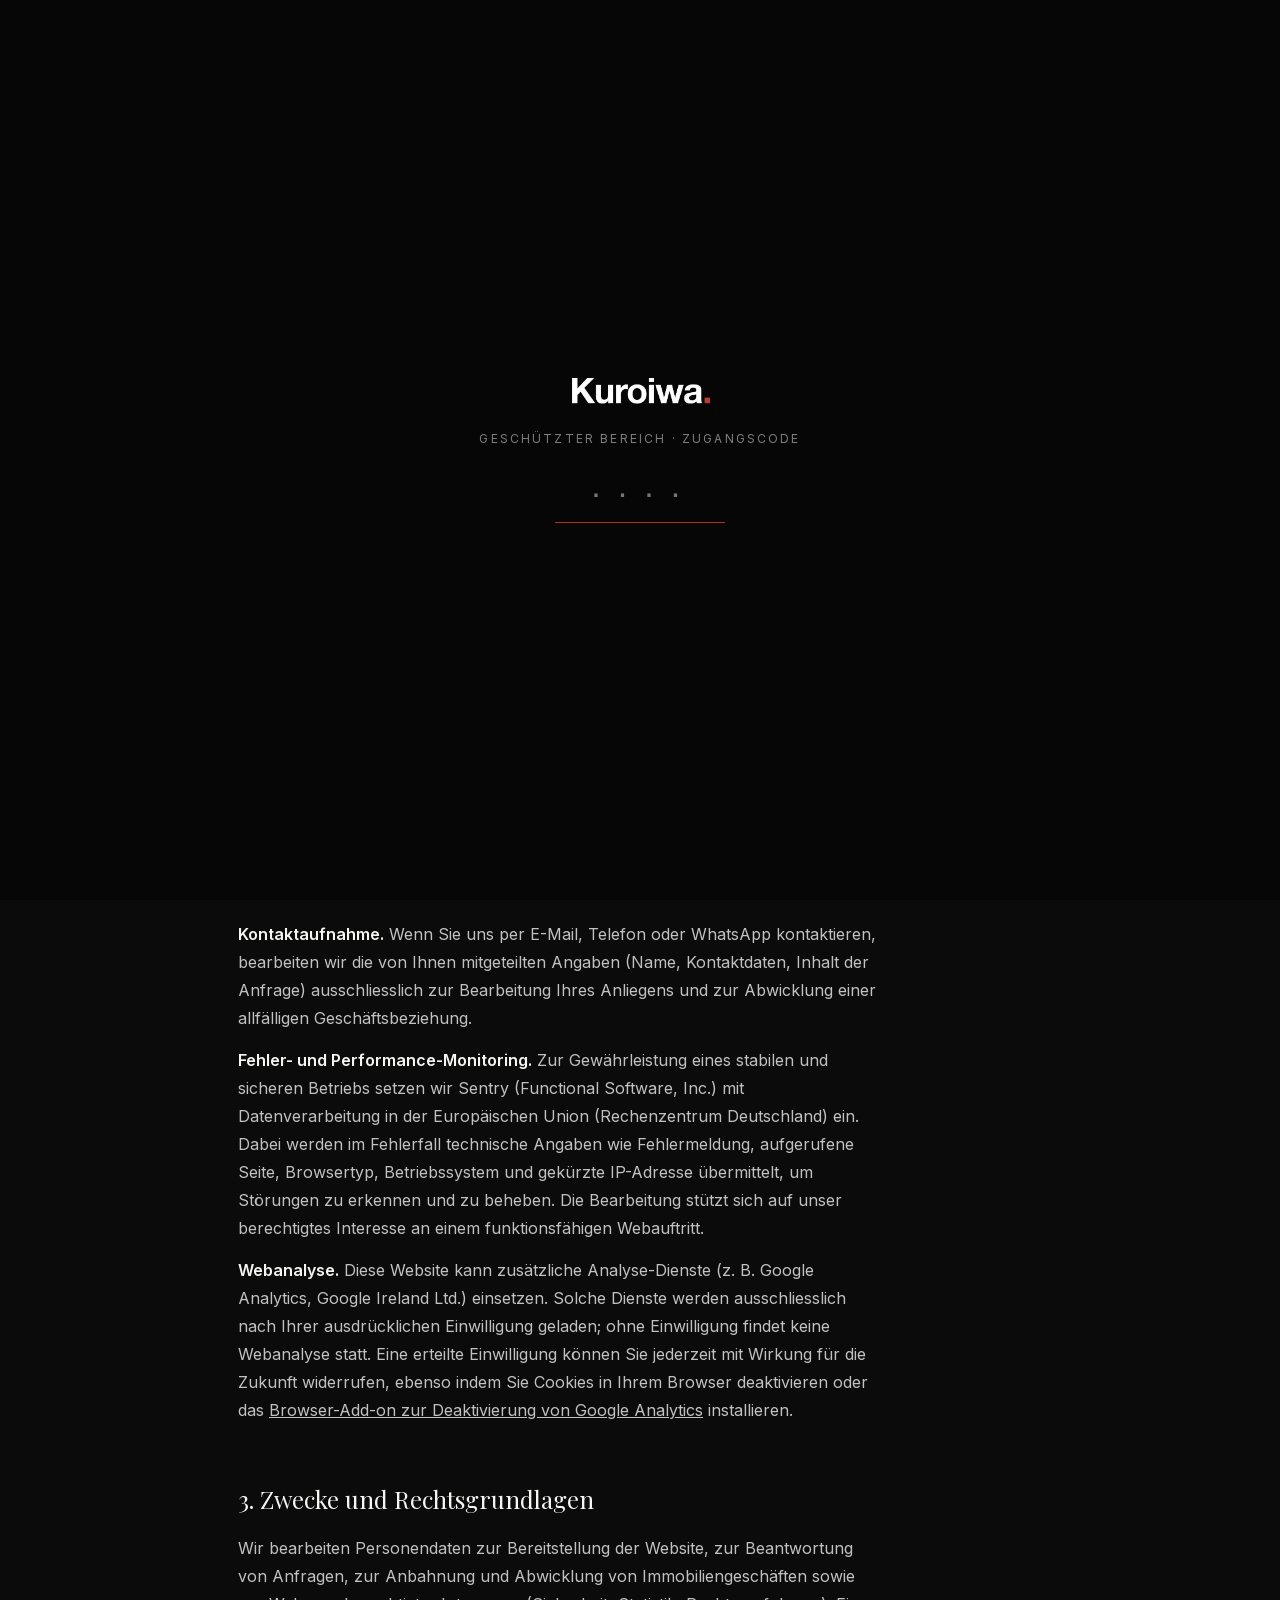
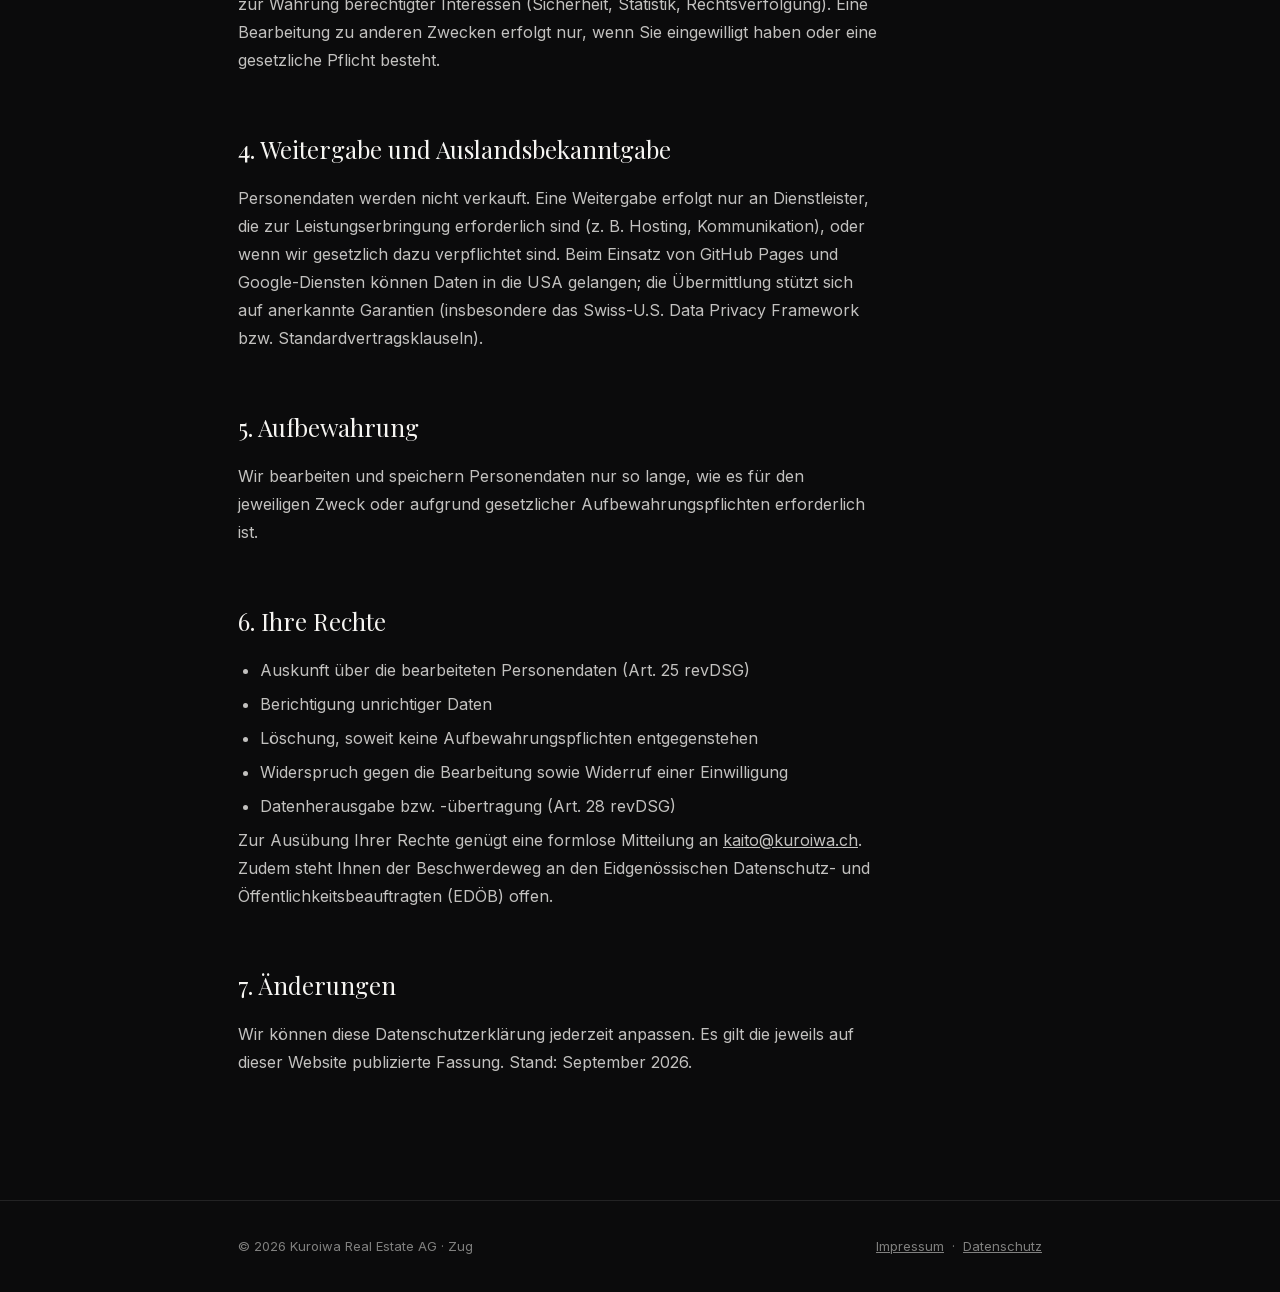
<file: datenschutz.html>
<!DOCTYPE html>
<html lang="de-CH">
<head>
<meta charset="utf-8">
<meta name="viewport" content="width=device-width, initial-scale=1">
<title>Datenschutzerklärung — Kuroiwa Real Estate AG, Zug</title>
<meta name="description" content="Datenschutzerklärung der Kuroiwa Real Estate AG nach revidiertem Schweizer Datenschutzgesetz (revDSG).">
<meta name="robots" content="noindex, follow">
<link rel="canonical" href="https://kuroiwa.ch/datenschutz.html">
<link rel="icon" href="/favicon.ico" sizes="any">
<link rel="icon" type="image/png" sizes="48x48" href="/assets/brand/favicon-48.png">
<link rel="icon" type="image/png" sizes="96x96" href="/assets/brand/favicon-96.png">
<link rel="icon" type="image/png" sizes="192x192" href="/assets/brand/favicon-192.png">
<link rel="apple-touch-icon" href="/assets/brand/apple-touch-icon.png">
<link rel="preload" as="font" type="font/woff2" href="assets/fonts/playfairdisplay-400-normal-latin.woff2" crossorigin>
<link rel="preload" as="font" type="font/woff2" href="assets/fonts/inter-400-normal-latin.woff2" crossorigin>
<link rel="stylesheet" href="assets/fonts/fonts.css">
<script defer src="assets/monitoring.js"></script>
<style>
  :root { --ink: #0b0b0c; --ink2: #141416; --paper: #f6f5f2; --paper2: #edebe6; --rot: #c0271f; --serif: 'Playfair Display', Georgia, serif; --sans: 'Inter', -apple-system, sans-serif; }
  * { margin: 0; padding: 0; box-sizing: border-box; }
  html { scroll-behavior: smooth; }
  body { background: var(--ink); color: var(--paper); font-family: var(--sans); font-size: 16px; line-height: 1.75; -webkit-font-smoothing: antialiased; }
  a { color: inherit; }
  .kopf { border-bottom: 1px solid rgba(246,245,242,.1); }
  .kopf .wrap { display: flex; justify-content: space-between; align-items: center; padding: 22px 0; }
  .kopf img { height: 22px; width: auto; display: block; }
  .kopf a.zurueck { font-size: 13px; letter-spacing: .12em; text-transform: uppercase; text-decoration: none; color: rgba(246,245,242,.65); }
  .kopf a.zurueck:hover { color: #fff; }
  .wrap { max-width: 860px; margin: 0 auto; padding: 0 28px; }
  main { padding: 90px 0 110px; }
  .marke { font-size: 12px; letter-spacing: .35em; text-transform: uppercase; color: var(--rot); margin-bottom: 18px; }
  h1 { font-family: var(--serif); font-weight: 300; font-size: clamp(34px, 5vw, 52px); letter-spacing: -.01em; line-height: 1.1; margin-bottom: 50px; }
  h2 { font-family: var(--serif); font-weight: 400; font-size: 24px; margin: 54px 0 14px; }
  h2:first-of-type { margin-top: 0; }
  p, li { color: rgba(246,245,242,.78); max-width: 640px; margin-bottom: 14px; }
  ul { padding-left: 22px; max-width: 640px; }
  li { margin-bottom: 6px; }
  strong { color: var(--paper); font-weight: 600; }
  .karte { background: var(--ink2); border: 1px solid rgba(246,245,242,.08); padding: 30px 34px; margin: 26px 0 8px; max-width: 640px; }
  .karte p { margin-bottom: 4px; }
  footer { border-top: 1px solid rgba(246,245,242,.1); padding: 34px 0; font-size: 13px; color: rgba(246,245,242,.5); }
  footer .wrap { display: flex; justify-content: space-between; gap: 20px; flex-wrap: wrap; }
  footer a { color: inherit; }
</style>
<style>
  .tor { position: fixed; inset: 0; background: #060606; z-index: 30000; display: flex; flex-direction: column; align-items: center; justify-content: center; gap: 24px; }
  .tor img { height: 26px; width: auto; }
  .tor-text { color: rgba(246,245,242,.5); font-size: 12px; letter-spacing: .18em; text-transform: uppercase; font-family: 'Inter', sans-serif; }
  .tor input { background: none; border: none; border-bottom: 1px solid rgba(246,245,242,.35); color: #f6f5f2; font-size: 34px; letter-spacing: .5em; text-indent: .25em; text-align: center; width: 170px; outline: none; padding-bottom: 10px; transition: border-color .2s; }
  .tor input:focus { border-color: #c0271f; }
  .tor-fehler { color: #c0271f; font-size: 13px; font-family: 'Inter', sans-serif; }
</style>
</head>
<body>
<div class="tor" id="tor">
  <img src="assets/brand/kuroiwa-wort.webp" alt="Kuroiwa">
  <div class="tor-text">Geschützter Bereich · Zugangscode</div>
  <input id="torCode" type="password" inputmode="numeric" maxlength="4" placeholder="&middot;&middot;&middot;&middot;" autocomplete="off" aria-label="Zugangscode">
  <div class="tor-fehler" id="torFehler" hidden>Falscher Code — bitte erneut versuchen.</div>
</div>
<script>
(function () {
  const tor = document.getElementById('tor');
  if (sessionStorage.getItem('kuroiwa-zugang') === '1') { tor.remove(); return; }
  document.documentElement.style.overflow = 'hidden';
  const feld = document.getElementById('torCode');
  setTimeout(() => feld.focus(), 100);
  feld.addEventListener('input', () => {
    if (feld.value.length < 4) return;
    if (feld.value === '0000') {
      sessionStorage.setItem('kuroiwa-zugang', '1');
      tor.remove();
      document.documentElement.style.overflow = '';
    } else {
      document.getElementById('torFehler').hidden = false;
      feld.value = '';
    }
  });
})();
</script>

<header class="kopf">
  <div class="wrap">
    <a href="index.html"><img src="assets/brand/kuroiwa-wort.webp" alt="Kuroiwa"></a>
    <a class="zurueck" href="index.html">&larr; Zur Startseite</a>
  </div>
</header>

<main>
  <div class="wrap">
    <div class="marke">Rechtliches</div>
    <h1>Datenschutzerklärung</h1>

    <p>Diese Datenschutzerklärung informiert darüber, wie die Kuroiwa Real Estate AG Personendaten im
    Zusammenhang mit dieser Website bearbeitet. Massgeblich ist das revidierte Schweizer Bundesgesetz
    über den Datenschutz (revDSG).</p>

    <h2>1. Verantwortliche Stelle</h2>
    <div class="karte">
      <p><strong>Kuroiwa Real Estate AG</strong></p>
      <p>Baarerstrasse 107, 6300 Zug, Schweiz</p>
      <p>E-Mail: <a href="mailto:kaito@kuroiwa.ch">kaito@kuroiwa.ch</a> · Telefon: <a href="tel:+41445977680">+41 44 597 76 80</a></p>
    </div>

    <h2>2. Welche Daten wir bearbeiten</h2>
    <p><strong>Server-Logdaten.</strong> Beim Besuch dieser Website werden durch den Hosting-Anbieter
    (GitHub Pages, GitHub Inc., USA) automatisch technische Daten erfasst, insbesondere IP-Adresse,
    Datum und Uhrzeit des Zugriffs, aufgerufene Seiten, Browsertyp und Betriebssystem. Diese Daten dienen
    der Sicherheit und Stabilität des Betriebs und lassen ohne weitere Quellen keinen Rückschluss auf Ihre
    Person zu.</p>
    <p><strong>Kontaktaufnahme.</strong> Wenn Sie uns per E-Mail, Telefon oder WhatsApp kontaktieren,
    bearbeiten wir die von Ihnen mitgeteilten Angaben (Name, Kontaktdaten, Inhalt der Anfrage)
    ausschliesslich zur Bearbeitung Ihres Anliegens und zur Abwicklung einer allfälligen
    Geschäftsbeziehung.</p>
    <p><strong>Fehler- und Performance-Monitoring.</strong> Zur Gewährleistung eines stabilen und sicheren
    Betriebs setzen wir Sentry (Functional Software, Inc.) mit Datenverarbeitung in der Europäischen Union
    (Rechenzentrum Deutschland) ein. Dabei werden im Fehlerfall technische Angaben wie Fehlermeldung,
    aufgerufene Seite, Browsertyp, Betriebssystem und gekürzte IP-Adresse übermittelt, um Störungen zu
    erkennen und zu beheben. Die Bearbeitung stützt sich auf unser berechtigtes Interesse an einem
    funktionsfähigen Webauftritt.</p>
    <p><strong>Webanalyse.</strong> Diese Website kann zusätzliche Analyse-Dienste (z.&nbsp;B. Google Analytics,
    Google Ireland Ltd.) einsetzen. Solche Dienste werden ausschliesslich nach Ihrer ausdrücklichen
    Einwilligung geladen; ohne Einwilligung findet keine Webanalyse statt. Eine erteilte Einwilligung können
    Sie jederzeit mit Wirkung für die Zukunft widerrufen, ebenso indem Sie Cookies in Ihrem Browser
    deaktivieren oder das
    <a href="https://tools.google.com/dlpage/gaoptout" rel="noopener" target="_blank">Browser-Add-on zur
    Deaktivierung von Google Analytics</a> installieren.</p>

    <h2>3. Zwecke und Rechtsgrundlagen</h2>
    <p>Wir bearbeiten Personendaten zur Bereitstellung der Website, zur Beantwortung von Anfragen, zur
    Anbahnung und Abwicklung von Immobiliengeschäften sowie zur Wahrung berechtigter Interessen
    (Sicherheit, Statistik, Rechtsverfolgung). Eine Bearbeitung zu anderen Zwecken erfolgt nur, wenn Sie
    eingewilligt haben oder eine gesetzliche Pflicht besteht.</p>

    <h2>4. Weitergabe und Auslandsbekanntgabe</h2>
    <p>Personendaten werden nicht verkauft. Eine Weitergabe erfolgt nur an Dienstleister, die zur
    Leistungserbringung erforderlich sind (z.&nbsp;B. Hosting, Kommunikation), oder wenn wir gesetzlich dazu
    verpflichtet sind. Beim Einsatz von GitHub Pages und Google-Diensten können Daten in die USA gelangen;
    die Übermittlung stützt sich auf anerkannte Garantien (insbesondere das Swiss-U.S. Data Privacy
    Framework bzw. Standardvertragsklauseln).</p>

    <h2>5. Aufbewahrung</h2>
    <p>Wir bearbeiten und speichern Personendaten nur so lange, wie es für den jeweiligen Zweck oder
    aufgrund gesetzlicher Aufbewahrungspflichten erforderlich ist.</p>

    <h2>6. Ihre Rechte</h2>
    <ul>
      <li>Auskunft über die bearbeiteten Personendaten (Art. 25 revDSG)</li>
      <li>Berichtigung unrichtiger Daten</li>
      <li>Löschung, soweit keine Aufbewahrungspflichten entgegenstehen</li>
      <li>Widerspruch gegen die Bearbeitung sowie Widerruf einer Einwilligung</li>
      <li>Datenherausgabe bzw. -übertragung (Art. 28 revDSG)</li>
    </ul>
    <p>Zur Ausübung Ihrer Rechte genügt eine formlose Mitteilung an
    <a href="mailto:kaito@kuroiwa.ch">kaito@kuroiwa.ch</a>. Zudem steht Ihnen der Beschwerdeweg an den
    Eidgenössischen Datenschutz- und Öffentlichkeitsbeauftragten (EDÖB) offen.</p>

    <h2>7. Änderungen</h2>
    <p>Wir können diese Datenschutzerklärung jederzeit anpassen. Es gilt die jeweils auf dieser Website
    publizierte Fassung. Stand: September 2026.</p>
  </div>
</main>

<footer>
  <div class="wrap">
    <div>© <span id="jahr"></span> Kuroiwa Real Estate AG · Zug</div>
    <div><a href="impressum.html">Impressum</a> &nbsp;·&nbsp; <a href="datenschutz.html">Datenschutz</a></div>
  </div>
</footer>

<script>document.getElementById('jahr').textContent = new Date().getFullYear();</script>
</body>
</html>
</file>
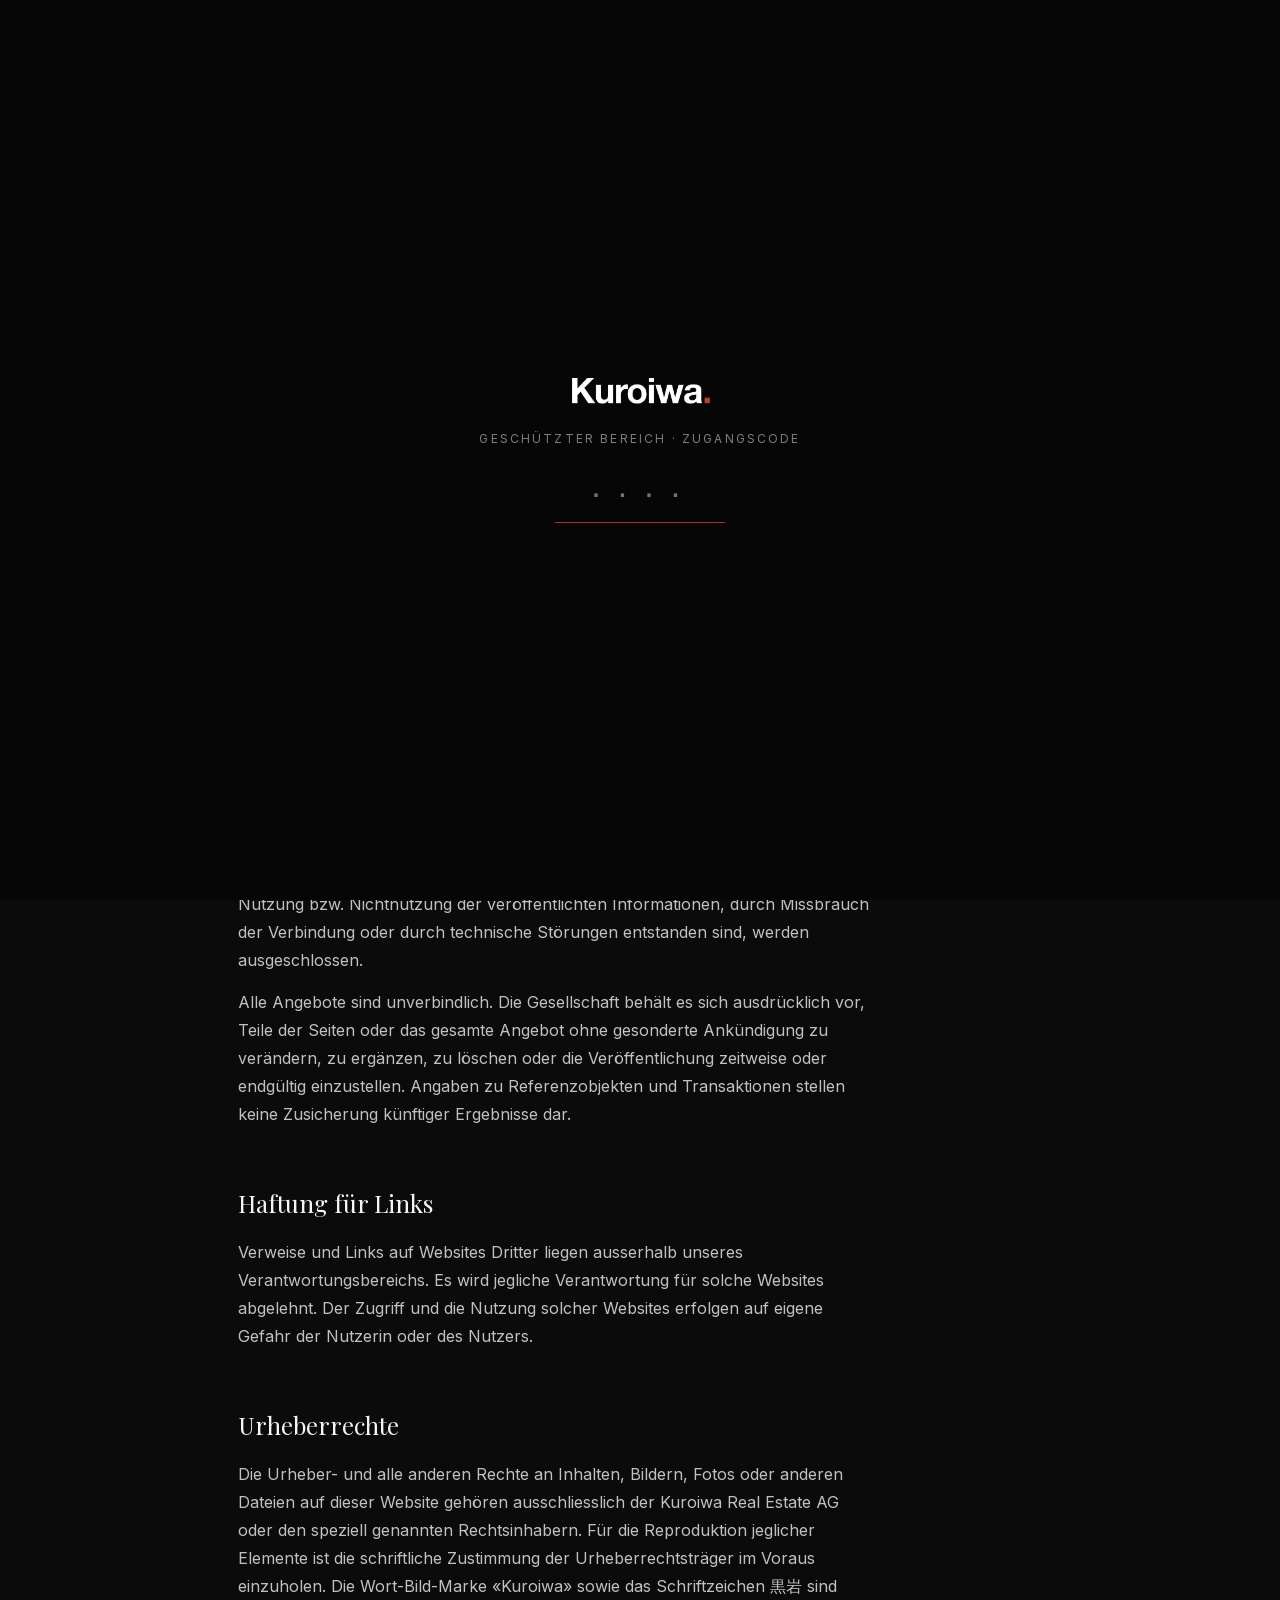
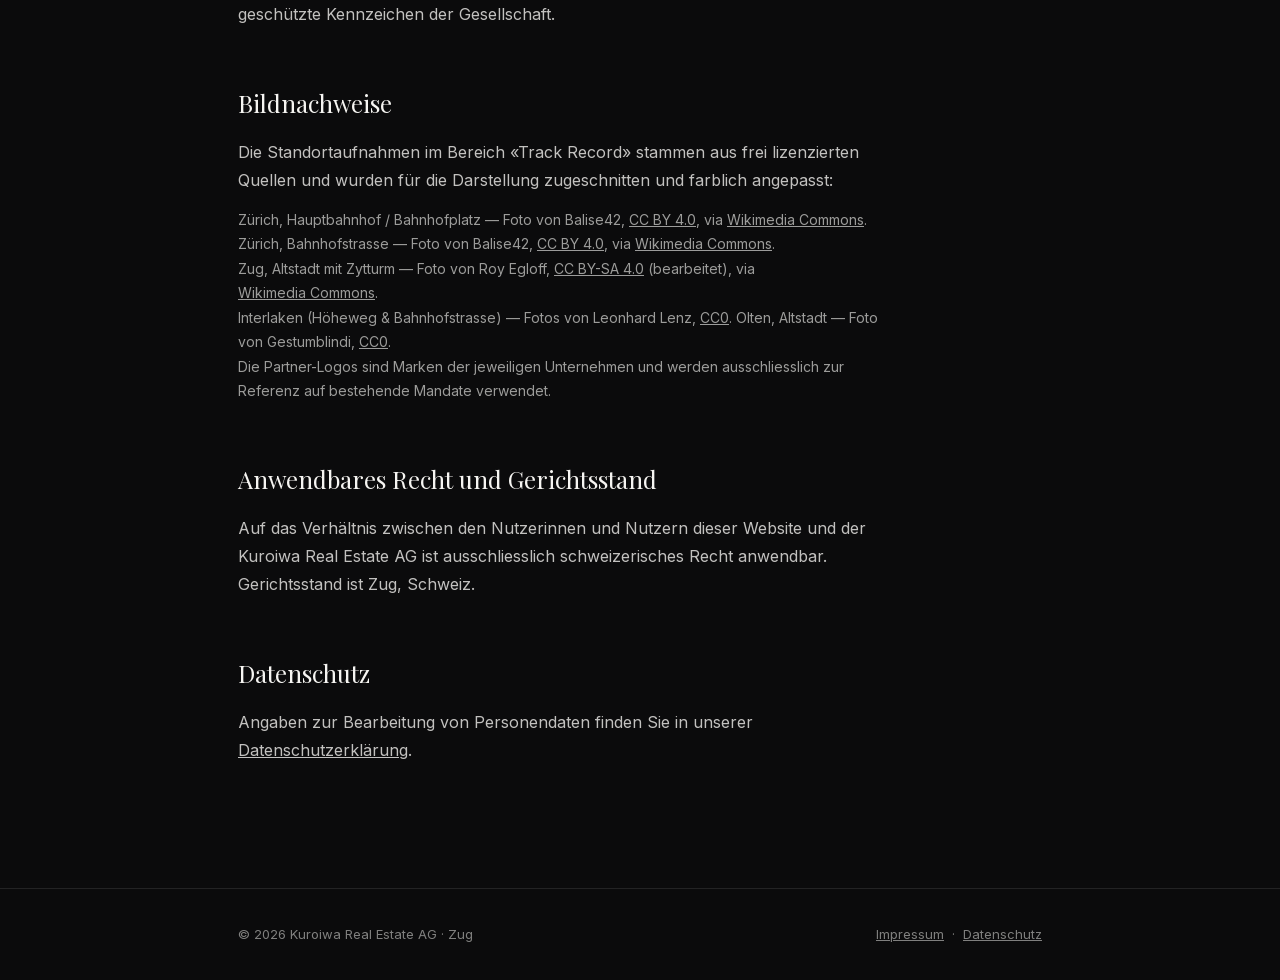
<file: impressum.html>
<!DOCTYPE html>
<html lang="de-CH">
<head>
<meta charset="utf-8">
<meta name="viewport" content="width=device-width, initial-scale=1">
<title>Impressum &amp; Legal Notice — Kuroiwa Real Estate AG, Zug</title>
<meta name="description" content="Impressum und rechtliche Hinweise der Kuroiwa Real Estate AG, Baarerstrasse 107, 6300 Zug.">
<meta name="robots" content="noindex, follow">
<link rel="canonical" href="https://kuroiwa.ch/impressum.html">
<link rel="icon" href="/favicon.ico" sizes="any">
<link rel="icon" type="image/png" sizes="48x48" href="/assets/brand/favicon-48.png">
<link rel="icon" type="image/png" sizes="96x96" href="/assets/brand/favicon-96.png">
<link rel="icon" type="image/png" sizes="192x192" href="/assets/brand/favicon-192.png">
<link rel="apple-touch-icon" href="/assets/brand/apple-touch-icon.png">
<link rel="preload" as="font" type="font/woff2" href="assets/fonts/playfairdisplay-400-normal-latin.woff2" crossorigin>
<link rel="preload" as="font" type="font/woff2" href="assets/fonts/inter-400-normal-latin.woff2" crossorigin>
<link rel="stylesheet" href="assets/fonts/fonts.css">
<script defer src="assets/monitoring.js"></script>
<style>
  :root { --ink: #0b0b0c; --ink2: #141416; --paper: #f6f5f2; --paper2: #edebe6; --rot: #c0271f; --serif: 'Playfair Display', Georgia, serif; --sans: 'Inter', -apple-system, sans-serif; }
  * { margin: 0; padding: 0; box-sizing: border-box; }
  html { scroll-behavior: smooth; }
  body { background: var(--ink); color: var(--paper); font-family: var(--sans); font-size: 16px; line-height: 1.75; -webkit-font-smoothing: antialiased; }
  a { color: inherit; }
  .kopf { border-bottom: 1px solid rgba(246,245,242,.1); }
  .kopf .wrap { display: flex; justify-content: space-between; align-items: center; padding: 22px 0; }
  .kopf img { height: 22px; width: auto; display: block; }
  .kopf a.zurueck { font-size: 13px; letter-spacing: .12em; text-transform: uppercase; text-decoration: none; color: rgba(246,245,242,.65); }
  .kopf a.zurueck:hover { color: #fff; }
  .wrap { max-width: 860px; margin: 0 auto; padding: 0 28px; }
  main { padding: 90px 0 110px; }
  .marke { font-size: 12px; letter-spacing: .35em; text-transform: uppercase; color: var(--rot); margin-bottom: 18px; }
  h1 { font-family: var(--serif); font-weight: 300; font-size: clamp(34px, 5vw, 52px); letter-spacing: -.01em; line-height: 1.1; margin-bottom: 50px; }
  h2 { font-family: var(--serif); font-weight: 400; font-size: 24px; margin: 54px 0 14px; }
  h2:first-of-type { margin-top: 0; }
  p { color: rgba(246,245,242,.78); max-width: 640px; margin-bottom: 14px; }
  strong { color: var(--paper); font-weight: 600; }
  .karte { background: var(--ink2); border: 1px solid rgba(246,245,242,.08); padding: 30px 34px; margin: 26px 0 8px; max-width: 640px; }
  .karte p { margin-bottom: 4px; }
  footer { border-top: 1px solid rgba(246,245,242,.1); padding: 34px 0; font-size: 13px; color: rgba(246,245,242,.5); }
  footer .wrap { display: flex; justify-content: space-between; gap: 20px; flex-wrap: wrap; }
  footer a { color: inherit; }
</style>
<style>
  .tor { position: fixed; inset: 0; background: #060606; z-index: 30000; display: flex; flex-direction: column; align-items: center; justify-content: center; gap: 24px; }
  .tor img { height: 26px; width: auto; }
  .tor-text { color: rgba(246,245,242,.5); font-size: 12px; letter-spacing: .18em; text-transform: uppercase; font-family: 'Inter', sans-serif; }
  .tor input { background: none; border: none; border-bottom: 1px solid rgba(246,245,242,.35); color: #f6f5f2; font-size: 34px; letter-spacing: .5em; text-indent: .25em; text-align: center; width: 170px; outline: none; padding-bottom: 10px; transition: border-color .2s; }
  .tor input:focus { border-color: #c0271f; }
  .tor-fehler { color: #c0271f; font-size: 13px; font-family: 'Inter', sans-serif; }
</style>
</head>
<body>
<div class="tor" id="tor">
  <img src="assets/brand/kuroiwa-wort.webp" alt="Kuroiwa">
  <div class="tor-text">Geschützter Bereich · Zugangscode</div>
  <input id="torCode" type="password" inputmode="numeric" maxlength="4" placeholder="&middot;&middot;&middot;&middot;" autocomplete="off" aria-label="Zugangscode">
  <div class="tor-fehler" id="torFehler" hidden>Falscher Code — bitte erneut versuchen.</div>
</div>
<script>
(function () {
  const tor = document.getElementById('tor');
  if (sessionStorage.getItem('kuroiwa-zugang') === '1') { tor.remove(); return; }
  document.documentElement.style.overflow = 'hidden';
  const feld = document.getElementById('torCode');
  setTimeout(() => feld.focus(), 100);
  feld.addEventListener('input', () => {
    if (feld.value.length < 4) return;
    if (feld.value === '0000') {
      sessionStorage.setItem('kuroiwa-zugang', '1');
      tor.remove();
      document.documentElement.style.overflow = '';
    } else {
      document.getElementById('torFehler').hidden = false;
      feld.value = '';
    }
  });
})();
</script>

<header class="kopf">
  <div class="wrap">
    <a href="index.html"><img src="assets/brand/kuroiwa-wort.webp" alt="Kuroiwa"></a>
    <a class="zurueck" href="index.html">&larr; Zur Startseite</a>
  </div>
</header>

<main>
  <div class="wrap">
    <div class="marke">Rechtliches</div>
    <h1>Impressum &amp; Legal Notice</h1>

    <h2>Verantwortliche Gesellschaft</h2>
    <div class="karte">
      <p><strong>Kuroiwa Real Estate AG</strong></p>
      <p>Baarerstrasse 107</p>
      <p>6300 Zug, Schweiz</p>
      <p style="margin-top:14px">Telefon: <a href="tel:+41445977680">+41 44 597 76 80</a></p>
      <p>E-Mail: <a href="mailto:kaito@kuroiwa.ch">kaito@kuroiwa.ch</a></p>
    </div>
    <p>Vertretungsberechtigte Person: Kaito Weingart.<br>
    Eingetragen im Handelsregister des Kantons Zug.</p>

    <h2>Haftungsausschluss</h2>
    <p>Die Kuroiwa Real Estate AG übernimmt keinerlei Gewähr hinsichtlich der inhaltlichen Richtigkeit,
    Genauigkeit, Aktualität, Zuverlässigkeit und Vollständigkeit der Informationen auf dieser Website.
    Haftungsansprüche gegen die Gesellschaft wegen Schäden materieller oder immaterieller Art, die aus dem
    Zugriff oder der Nutzung bzw. Nichtnutzung der veröffentlichten Informationen, durch Missbrauch der
    Verbindung oder durch technische Störungen entstanden sind, werden ausgeschlossen.</p>
    <p>Alle Angebote sind unverbindlich. Die Gesellschaft behält es sich ausdrücklich vor, Teile der Seiten
    oder das gesamte Angebot ohne gesonderte Ankündigung zu verändern, zu ergänzen, zu löschen oder die
    Veröffentlichung zeitweise oder endgültig einzustellen. Angaben zu Referenzobjekten und Transaktionen
    stellen keine Zusicherung künftiger Ergebnisse dar.</p>

    <h2>Haftung für Links</h2>
    <p>Verweise und Links auf Websites Dritter liegen ausserhalb unseres Verantwortungsbereichs. Es wird
    jegliche Verantwortung für solche Websites abgelehnt. Der Zugriff und die Nutzung solcher Websites
    erfolgen auf eigene Gefahr der Nutzerin oder des Nutzers.</p>

    <h2>Urheberrechte</h2>
    <p>Die Urheber- und alle anderen Rechte an Inhalten, Bildern, Fotos oder anderen Dateien auf dieser
    Website gehören ausschliesslich der Kuroiwa Real Estate AG oder den speziell genannten Rechtsinhabern.
    Für die Reproduktion jeglicher Elemente ist die schriftliche Zustimmung der Urheberrechtsträger im
    Voraus einzuholen. Die Wort-Bild-Marke «Kuroiwa» sowie das Schriftzeichen 黒岩 sind geschützte
    Kennzeichen der Gesellschaft.</p>

    <h2>Bildnachweise</h2>
    <p>Die Standortaufnahmen im Bereich «Track Record» stammen aus frei lizenzierten Quellen und wurden für die Darstellung zugeschnitten und farblich angepasst:</p>
    <p style="font-size:14px;color:rgba(246,245,242,.62)">
      Zürich, Hauptbahnhof / Bahnhofplatz — Foto von Balise42, <a href="https://creativecommons.org/licenses/by/4.0/" target="_blank" rel="noopener">CC&nbsp;BY&nbsp;4.0</a>, via <a href="https://commons.wikimedia.org/wiki/File:Z%C3%BCrich_Hauptbahnhof_fa%C3%A7ade,_statue_and_flower_parterre.jpg" target="_blank" rel="noopener">Wikimedia&nbsp;Commons</a>.<br>
      Zürich, Bahnhofstrasse — Foto von Balise42, <a href="https://creativecommons.org/licenses/by/4.0/" target="_blank" rel="noopener">CC&nbsp;BY&nbsp;4.0</a>, via <a href="https://commons.wikimedia.org/wiki/File:Z%C3%BCrich_Bahnhofstrasse_02.jpg" target="_blank" rel="noopener">Wikimedia&nbsp;Commons</a>.<br>
      Zug, Altstadt mit Zytturm — Foto von Roy Egloff, <a href="https://creativecommons.org/licenses/by-sa/4.0/" target="_blank" rel="noopener">CC&nbsp;BY-SA&nbsp;4.0</a> (bearbeitet), via <a href="https://commons.wikimedia.org/wiki/File:CH.ZG.Zug_Ober-Altstadt_Zytturm_01_16x9%2BR_8192x4608.jpg" target="_blank" rel="noopener">Wikimedia&nbsp;Commons</a>.<br>
      Interlaken (Höheweg &amp; Bahnhofstrasse) — Fotos von Leonhard Lenz, <a href="https://creativecommons.org/publicdomain/zero/1.0/" target="_blank" rel="noopener">CC0</a>. Olten, Altstadt — Foto von Gestumblindi, <a href="https://creativecommons.org/publicdomain/zero/1.0/" target="_blank" rel="noopener">CC0</a>.<br>
      Die Partner-Logos sind Marken der jeweiligen Unternehmen und werden ausschliesslich zur Referenz auf bestehende Mandate verwendet.
    </p>

    <h2>Anwendbares Recht und Gerichtsstand</h2>
    <p>Auf das Verhältnis zwischen den Nutzerinnen und Nutzern dieser Website und der Kuroiwa Real Estate AG
    ist ausschliesslich schweizerisches Recht anwendbar. Gerichtsstand ist Zug, Schweiz.</p>

    <h2>Datenschutz</h2>
    <p>Angaben zur Bearbeitung von Personendaten finden Sie in unserer
    <a href="datenschutz.html">Datenschutzerklärung</a>.</p>
  </div>
</main>

<footer>
  <div class="wrap">
    <div>© <span id="jahr"></span> Kuroiwa Real Estate AG · Zug</div>
    <div><a href="impressum.html">Impressum</a> &nbsp;·&nbsp; <a href="datenschutz.html">Datenschutz</a></div>
  </div>
</footer>

<script>document.getElementById('jahr').textContent = new Date().getFullYear();</script>
</body>
</html>
</file>
<file: assets/fonts/fonts.css>
/* latin-ext */
@font-face {
  font-family: 'Inter';
  font-style: italic;
  font-weight: 800;
  font-display: swap;
  src: url(inter-800-italic-latin-ext.woff2) format('woff2');
  unicode-range: U+0100-02BA, U+02BD-02C5, U+02C7-02CC, U+02CE-02D7, U+02DD-02FF, U+0304, U+0308, U+0329, U+1D00-1DBF, U+1E00-1E9F, U+1EF2-1EFF, U+2020, U+20A0-20AB, U+20AD-20C0, U+2113, U+2C60-2C7F, U+A720-A7FF;
}
/* latin */
@font-face {
  font-family: 'Inter';
  font-style: italic;
  font-weight: 800;
  font-display: swap;
  src: url(inter-800-italic-latin.woff2) format('woff2');
  unicode-range: U+0000-00FF, U+0131, U+0152-0153, U+02BB-02BC, U+02C6, U+02DA, U+02DC, U+0304, U+0308, U+0329, U+2000-206F, U+20AC, U+2122, U+2191, U+2193, U+2212, U+2215, U+FEFF, U+FFFD;
}
/* latin-ext */
@font-face {
  font-family: 'Inter';
  font-style: normal;
  font-weight: 300;
  font-display: swap;
  src: url(inter-300-normal-latin-ext.woff2) format('woff2');
  unicode-range: U+0100-02BA, U+02BD-02C5, U+02C7-02CC, U+02CE-02D7, U+02DD-02FF, U+0304, U+0308, U+0329, U+1D00-1DBF, U+1E00-1E9F, U+1EF2-1EFF, U+2020, U+20A0-20AB, U+20AD-20C0, U+2113, U+2C60-2C7F, U+A720-A7FF;
}
/* latin */
@font-face {
  font-family: 'Inter';
  font-style: normal;
  font-weight: 300;
  font-display: swap;
  src: url(inter-300-normal-latin.woff2) format('woff2');
  unicode-range: U+0000-00FF, U+0131, U+0152-0153, U+02BB-02BC, U+02C6, U+02DA, U+02DC, U+0304, U+0308, U+0329, U+2000-206F, U+20AC, U+2122, U+2191, U+2193, U+2212, U+2215, U+FEFF, U+FFFD;
}
/* latin-ext */
@font-face {
  font-family: 'Inter';
  font-style: normal;
  font-weight: 400;
  font-display: swap;
  src: url(inter-400-normal-latin-ext.woff2) format('woff2');
  unicode-range: U+0100-02BA, U+02BD-02C5, U+02C7-02CC, U+02CE-02D7, U+02DD-02FF, U+0304, U+0308, U+0329, U+1D00-1DBF, U+1E00-1E9F, U+1EF2-1EFF, U+2020, U+20A0-20AB, U+20AD-20C0, U+2113, U+2C60-2C7F, U+A720-A7FF;
}
/* latin */
@font-face {
  font-family: 'Inter';
  font-style: normal;
  font-weight: 400;
  font-display: swap;
  src: url(inter-400-normal-latin.woff2) format('woff2');
  unicode-range: U+0000-00FF, U+0131, U+0152-0153, U+02BB-02BC, U+02C6, U+02DA, U+02DC, U+0304, U+0308, U+0329, U+2000-206F, U+20AC, U+2122, U+2191, U+2193, U+2212, U+2215, U+FEFF, U+FFFD;
}
/* latin-ext */
@font-face {
  font-family: 'Inter';
  font-style: normal;
  font-weight: 500;
  font-display: swap;
  src: url(inter-500-normal-latin-ext.woff2) format('woff2');
  unicode-range: U+0100-02BA, U+02BD-02C5, U+02C7-02CC, U+02CE-02D7, U+02DD-02FF, U+0304, U+0308, U+0329, U+1D00-1DBF, U+1E00-1E9F, U+1EF2-1EFF, U+2020, U+20A0-20AB, U+20AD-20C0, U+2113, U+2C60-2C7F, U+A720-A7FF;
}
/* latin */
@font-face {
  font-family: 'Inter';
  font-style: normal;
  font-weight: 500;
  font-display: swap;
  src: url(inter-500-normal-latin.woff2) format('woff2');
  unicode-range: U+0000-00FF, U+0131, U+0152-0153, U+02BB-02BC, U+02C6, U+02DA, U+02DC, U+0304, U+0308, U+0329, U+2000-206F, U+20AC, U+2122, U+2191, U+2193, U+2212, U+2215, U+FEFF, U+FFFD;
}
/* latin-ext */
@font-face {
  font-family: 'Inter';
  font-style: normal;
  font-weight: 600;
  font-display: swap;
  src: url(inter-600-normal-latin-ext.woff2) format('woff2');
  unicode-range: U+0100-02BA, U+02BD-02C5, U+02C7-02CC, U+02CE-02D7, U+02DD-02FF, U+0304, U+0308, U+0329, U+1D00-1DBF, U+1E00-1E9F, U+1EF2-1EFF, U+2020, U+20A0-20AB, U+20AD-20C0, U+2113, U+2C60-2C7F, U+A720-A7FF;
}
/* latin */
@font-face {
  font-family: 'Inter';
  font-style: normal;
  font-weight: 600;
  font-display: swap;
  src: url(inter-600-normal-latin.woff2) format('woff2');
  unicode-range: U+0000-00FF, U+0131, U+0152-0153, U+02BB-02BC, U+02C6, U+02DA, U+02DC, U+0304, U+0308, U+0329, U+2000-206F, U+20AC, U+2122, U+2191, U+2193, U+2212, U+2215, U+FEFF, U+FFFD;
}
/* latin-ext */
@font-face {
  font-family: 'Inter';
  font-style: normal;
  font-weight: 800;
  font-display: swap;
  src: url(inter-800-normal-latin-ext.woff2) format('woff2');
  unicode-range: U+0100-02BA, U+02BD-02C5, U+02C7-02CC, U+02CE-02D7, U+02DD-02FF, U+0304, U+0308, U+0329, U+1D00-1DBF, U+1E00-1E9F, U+1EF2-1EFF, U+2020, U+20A0-20AB, U+20AD-20C0, U+2113, U+2C60-2C7F, U+A720-A7FF;
}
/* latin */
@font-face {
  font-family: 'Inter';
  font-style: normal;
  font-weight: 800;
  font-display: swap;
  src: url(inter-800-normal-latin.woff2) format('woff2');
  unicode-range: U+0000-00FF, U+0131, U+0152-0153, U+02BB-02BC, U+02C6, U+02DA, U+02DC, U+0304, U+0308, U+0329, U+2000-206F, U+20AC, U+2122, U+2191, U+2193, U+2212, U+2215, U+FEFF, U+FFFD;
}
/* latin-ext */
@font-face {
  font-family: 'Inter';
  font-style: normal;
  font-weight: 900;
  font-display: swap;
  src: url(inter-900-normal-latin-ext.woff2) format('woff2');
  unicode-range: U+0100-02BA, U+02BD-02C5, U+02C7-02CC, U+02CE-02D7, U+02DD-02FF, U+0304, U+0308, U+0329, U+1D00-1DBF, U+1E00-1E9F, U+1EF2-1EFF, U+2020, U+20A0-20AB, U+20AD-20C0, U+2113, U+2C60-2C7F, U+A720-A7FF;
}
/* latin */
@font-face {
  font-family: 'Inter';
  font-style: normal;
  font-weight: 900;
  font-display: swap;
  src: url(inter-900-normal-latin.woff2) format('woff2');
  unicode-range: U+0000-00FF, U+0131, U+0152-0153, U+02BB-02BC, U+02C6, U+02DA, U+02DC, U+0304, U+0308, U+0329, U+2000-206F, U+20AC, U+2122, U+2191, U+2193, U+2212, U+2215, U+FEFF, U+FFFD;
}
/* latin-ext */
@font-face {
  font-family: 'Playfair Display';
  font-style: italic;
  font-weight: 400;
  font-display: swap;
  src: url(playfairdisplay-400-italic-latin-ext.woff2) format('woff2');
  unicode-range: U+0100-02BA, U+02BD-02C5, U+02C7-02CC, U+02CE-02D7, U+02DD-02FF, U+0304, U+0308, U+0329, U+1D00-1DBF, U+1E00-1E9F, U+1EF2-1EFF, U+2020, U+20A0-20AB, U+20AD-20C0, U+2113, U+2C60-2C7F, U+A720-A7FF;
}
/* latin */
@font-face {
  font-family: 'Playfair Display';
  font-style: italic;
  font-weight: 400;
  font-display: swap;
  src: url(playfairdisplay-400-italic-latin.woff2) format('woff2');
  unicode-range: U+0000-00FF, U+0131, U+0152-0153, U+02BB-02BC, U+02C6, U+02DA, U+02DC, U+0304, U+0308, U+0329, U+2000-206F, U+20AC, U+2122, U+2191, U+2193, U+2212, U+2215, U+FEFF, U+FFFD;
}
/* latin-ext */
@font-face {
  font-family: 'Playfair Display';
  font-style: normal;
  font-weight: 400;
  font-display: swap;
  src: url(playfairdisplay-400-normal-latin-ext.woff2) format('woff2');
  unicode-range: U+0100-02BA, U+02BD-02C5, U+02C7-02CC, U+02CE-02D7, U+02DD-02FF, U+0304, U+0308, U+0329, U+1D00-1DBF, U+1E00-1E9F, U+1EF2-1EFF, U+2020, U+20A0-20AB, U+20AD-20C0, U+2113, U+2C60-2C7F, U+A720-A7FF;
}
/* latin */
@font-face {
  font-family: 'Playfair Display';
  font-style: normal;
  font-weight: 400;
  font-display: swap;
  src: url(playfairdisplay-400-normal-latin.woff2) format('woff2');
  unicode-range: U+0000-00FF, U+0131, U+0152-0153, U+02BB-02BC, U+02C6, U+02DA, U+02DC, U+0304, U+0308, U+0329, U+2000-206F, U+20AC, U+2122, U+2191, U+2193, U+2212, U+2215, U+FEFF, U+FFFD;
}
/* latin-ext */
@font-face {
  font-family: 'Playfair Display';
  font-style: normal;
  font-weight: 500;
  font-display: swap;
  src: url(playfairdisplay-500-normal-latin-ext.woff2) format('woff2');
  unicode-range: U+0100-02BA, U+02BD-02C5, U+02C7-02CC, U+02CE-02D7, U+02DD-02FF, U+0304, U+0308, U+0329, U+1D00-1DBF, U+1E00-1E9F, U+1EF2-1EFF, U+2020, U+20A0-20AB, U+20AD-20C0, U+2113, U+2C60-2C7F, U+A720-A7FF;
}
/* latin */
@font-face {
  font-family: 'Playfair Display';
  font-style: normal;
  font-weight: 500;
  font-display: swap;
  src: url(playfairdisplay-500-normal-latin.woff2) format('woff2');
  unicode-range: U+0000-00FF, U+0131, U+0152-0153, U+02BB-02BC, U+02C6, U+02DA, U+02DC, U+0304, U+0308, U+0329, U+2000-206F, U+20AC, U+2122, U+2191, U+2193, U+2212, U+2215, U+FEFF, U+FFFD;
}
/* latin-ext */
@font-face {
  font-family: 'Playfair Display';
  font-style: normal;
  font-weight: 600;
  font-display: swap;
  src: url(playfairdisplay-600-normal-latin-ext.woff2) format('woff2');
  unicode-range: U+0100-02BA, U+02BD-02C5, U+02C7-02CC, U+02CE-02D7, U+02DD-02FF, U+0304, U+0308, U+0329, U+1D00-1DBF, U+1E00-1E9F, U+1EF2-1EFF, U+2020, U+20A0-20AB, U+20AD-20C0, U+2113, U+2C60-2C7F, U+A720-A7FF;
}
/* latin */
@font-face {
  font-family: 'Playfair Display';
  font-style: normal;
  font-weight: 600;
  font-display: swap;
  src: url(playfairdisplay-600-normal-latin.woff2) format('woff2');
  unicode-range: U+0000-00FF, U+0131, U+0152-0153, U+02BB-02BC, U+02C6, U+02DA, U+02DC, U+0304, U+0308, U+0329, U+2000-206F, U+20AC, U+2122, U+2191, U+2193, U+2212, U+2215, U+FEFF, U+FFFD;
}
</file>
<file: assets/site.css>
:root {
    --ink: #0b0b0c; --ink2: #141416; --paper: #f6f5f2; --paper2: #edebe6;
    --rot: #c0271f; --grau: #6b6862; --hair: rgba(11,11,12,.1); --hair-w: rgba(246,245,242,.14);
    --serif: 'Playfair Display', Georgia, serif; --sans: 'Inter', -apple-system, sans-serif;
  }
  * { margin: 0; padding: 0; box-sizing: border-box; }
  html { scroll-behavior: smooth; }
  body { font-family: var(--sans); background: var(--ink); color: var(--ink); font-size: 16px; line-height: 1.65; -webkit-font-smoothing: antialiased; }
  a { color: inherit; text-decoration: none; }
  ::selection { background: var(--rot); color: #fff; }
  .wrap { max-width: 1180px; margin: 0 auto; padding: 0 28px; }
  .label { font-size: 11px; letter-spacing: .26em; text-transform: uppercase; color: var(--grau); font-weight: 500; display: flex; align-items: center; gap: 16px; }
  .label::after { content: ''; height: 1px; width: 56px; background: var(--rot); }
  .label.hell { color: rgba(246,245,242,.5); }
  h2 { font-family: var(--serif); font-weight: 300; font-size: clamp(32px, 4.6vw, 52px); line-height: 1.1; letter-spacing: -.01em; margin: 20px 0 20px; }
  .rot { color: var(--rot); }
  section { padding: 110px 0; }
  .enter { opacity: 0; transform: translateY(30px); transition: opacity .9s cubic-bezier(.2,.6,.2,1), transform .9s cubic-bezier(.2,.6,.2,1); }
  .enter.da { opacity: 1; transform: none; }

  /* ---------- Nav ---------- */
  nav { position: fixed; top: 0; left: 0; right: 0; z-index: 100; opacity: 0; pointer-events: none; transition: opacity .4s ease; }
  nav.zeig { opacity: 1; pointer-events: auto; background: rgba(11,11,12,.9); backdrop-filter: blur(16px); -webkit-backdrop-filter: blur(16px); box-shadow: 0 1px 0 var(--hair-w); }
  .nav-inner { display: flex; align-items: center; justify-content: space-between; height: 68px; }
  .marke img { height: 22px; display: block; }
  .nav-links { display: flex; gap: 36px; align-items: center; }
  .nav-links a { color: rgba(246,245,242,.7); font-size: 13px; letter-spacing: .06em; transition: color .2s; }
  .nav-links a:hover { color: #fff; }
  .nav-links a.cta-mini { border: 1px solid rgba(246,245,242,.3); padding: 8px 18px; transition: background .25s, border-color .25s; }
  .nav-links a.cta-mini:hover { background: var(--rot); border-color: var(--rot); }
  @media (max-width: 900px) { .nav-links > a:not(.cta-mini) { display: none; } }

  /* ---------- Intro (KWI-Style) ---------- */
  .intro { height: 100vh; height: 100svh; position: relative; display: flex; align-items: center; justify-content: center; overflow: hidden; }
  .intro .bg { position: absolute; inset: 0; background: url('brand/hero-1920.jpg') center/cover no-repeat; animation: kenburns 18s ease-out forwards; filter: brightness(.52) saturate(.85); will-change: transform; }
  @supports (background-image: image-set(url('x.webp') type('image/webp'))) {
    .intro .bg { background-image: image-set(url('brand/hero-1920.webp') type('image/webp'), url('brand/hero-1920.jpg') type('image/jpeg')); }
    @media (max-width: 1200px) { .intro .bg { background-image: image-set(url('brand/hero-1200.webp') type('image/webp'), url('brand/hero-1920.jpg') type('image/jpeg')); } }
    @media (max-width: 700px) { .intro .bg { background-image: image-set(url('brand/hero-800.webp') type('image/webp'), url('brand/hero-1920.jpg') type('image/jpeg')); } }
  }
  @keyframes kenburns { from { transform: scale(1.08); } to { transform: scale(1); } }
  .intro::after { content: ''; position: absolute; inset: 0;
    background: radial-gradient(ellipse 85% 65% at 50% 42%, rgba(11,11,12,.42), rgba(11,11,12,.94) 100%),
                linear-gradient(180deg, rgba(11,11,12,.82), rgba(11,11,12,.66) 45%, var(--ink) 92%); }
  .intro .korn { position: absolute; inset: 0; z-index: 1; opacity: .5; mix-blend-mode: overlay; pointer-events: none;
    background-image: url("data:image/svg+xml,%3Csvg xmlns='http://www.w3.org/2000/svg' width='120' height='120'%3E%3Cfilter id='n'%3E%3CfeTurbulence type='fractalNoise' baseFrequency='.9' numOctaves='2'/%3E%3C/filter%3E%3Crect width='120' height='120' filter='url(%23n)' opacity='.28'/%3E%3C/svg%3E"); }
  .intro-inhalt { position: relative; z-index: 2; text-align: center; padding: 0 24px; }
  .intro-inhalt img.logo { width: min(430px, 74vw); display: block; margin: 0 auto; opacity: 0; animation: auftauchen 1.4s .3s ease forwards; }
  .intro-inhalt .unterzeile { margin-top: 14px; color: #f6f5f2; font-family: var(--sans); font-weight: 800; font-size: clamp(19px, 3vw, 30px); letter-spacing: .32em; text-indent: .32em; text-transform: uppercase; opacity: 0; animation: auftauchen 1.4s .8s ease forwards; }
  .intro-inhalt .unterzeile b { color: var(--rot); font-weight: 800; }
  @keyframes auftauchen { from { opacity: 0; transform: translateY(14px); } to { opacity: 1; transform: none; } }
  .scrollcue { position: absolute; bottom: 34px; left: 50%; transform: translateX(-50%); z-index: 2; display: flex; flex-direction: column; align-items: center; gap: 10px; color: rgba(246,245,242,.55); font-size: 10.5px; letter-spacing: .3em; text-transform: uppercase; }
  .scrollcue .ln { width: 1px; height: 52px; background: rgba(246,245,242,.25); position: relative; overflow: hidden; }
  .scrollcue .ln::after { content: ''; position: absolute; top: -50%; left: 0; width: 100%; height: 50%; background: var(--rot); animation: fall 2.2s ease-in-out infinite; }
  @keyframes fall { 0% { top: -50%; } 100% { top: 110%; } }

  /* ---------- Statement ---------- */
  .statement { background: var(--ink); color: var(--paper); padding: 40px 0 120px; }
  .statement h1 { font-family: var(--serif); font-weight: 300; font-size: clamp(42px, 6.4vw, 78px); line-height: 1.07; letter-spacing: -.015em; margin: 24px 0 28px; max-width: 900px; }
  .statement h1 em { font-style: italic; color: var(--rot); }
  .statement p.sub { max-width: 560px; color: rgba(246,245,242,.62); font-size: 17.5px; font-weight: 300; margin-bottom: 44px; }
  .cta { display: inline-flex; align-items: center; gap: 14px; border: 1px solid rgba(246,245,242,.35); padding: 16px 32px; font-size: 13px; letter-spacing: .14em; text-transform: uppercase; transition: background .25s, border-color .25s, gap .25s; }
  .cta::after { content: '→'; transition: transform .25s; }
  .cta:hover { background: var(--rot); border-color: var(--rot); }
  .cta:hover::after { transform: translateX(5px); }
  .cta.voll { background: var(--rot); border-color: var(--rot); }
  .cta.voll:hover { background: #a01f18; border-color: #a01f18; }
  .statement .zeile { display: flex; gap: 0; margin-top: 84px; border-top: 1px solid var(--hair-w); flex-wrap: wrap; }
  .zahl { flex: 1; min-width: 200px; padding: 30px 34px 0 0; }
  .zahl + .zahl { border-left: 1px solid var(--hair-w); padding-left: 34px; }
  @media (max-width: 700px) { .zahl + .zahl { border-left: none; padding-left: 0; } }
  .zahl .gross { font-family: var(--serif); font-size: 46px; font-weight: 300; letter-spacing: -.01em; }
  .zahl .klein { color: rgba(246,245,242,.48); font-size: 13px; margin-top: 4px; }

  /* ---------- Manifest ---------- */
  .manifest { padding-bottom: 90px; }
  .manifest-grid { display: grid; grid-template-columns: 1.25fr .75fr; gap: 80px; margin-top: 34px; align-items: start; }
  @media (max-width: 900px) { .manifest-grid { grid-template-columns: 1fr; gap: 48px; } }
  .gross-prosa { font-family: var(--serif); font-weight: 300; font-size: clamp(21px, 2.5vw, 27px); line-height: 1.5; color: var(--ink); margin-bottom: 26px; }
  .initial { font-family: var(--serif); font-weight: 500; font-size: 3.1em; line-height: .8; float: left; margin: 8px 14px 0 0; color: var(--rot); }
  .manifest-text p:not(.gross-prosa) { color: #504e49; max-width: 640px; margin-bottom: 18px; font-size: 16px; }
  .zitat { position: sticky; top: 120px; padding-top: 10px; }
  .zitat-strich { width: 56px; height: 3px; background: var(--rot); margin-bottom: 26px; }
  .zitat blockquote { font-family: var(--serif); font-style: italic; font-weight: 300; font-size: clamp(23px, 2.4vw, 29px); line-height: 1.35; }
  .zitat-wer { margin-top: 20px; font-size: 12px; letter-spacing: .18em; text-transform: uppercase; color: var(--grau); }

  /* ---------- Leistungen ---------- */
  .hell-sektion { background: var(--paper); }
  /* Leistungen: Sticky-Karten-Stapel */
  .drei { display: block; margin-top: 52px; }
  .drei .kachel { position: sticky; top: 108px; margin-bottom: 26px; border: 1px solid var(--hair); box-shadow: 0 -18px 44px rgba(11,11,12,.07); display: grid; grid-template-columns: 130px 1fr 1.2fr; gap: 44px; align-items: start; min-height: 300px; padding: 56px 58px; will-change: transform; }
  .drei .kachel:nth-child(2) { top: 126px; }
  .drei .kachel:nth-child(3) { top: 144px; }
  .drei .kachel h3 { margin-top: 0; font-size: 30px; }
  @media (max-width: 860px) { .drei .kachel { grid-template-columns: 1fr; gap: 14px; padding: 34px 26px; min-height: 0; position: static; } }
  .kachel { background: var(--paper); padding: 48px 38px 42px; display: flex; flex-direction: column; transition: background .35s ease; position: relative; overflow: hidden; }
  .kachel:hover { background: #fff; }
  .kachel::after { content: attr(data-nr); position: absolute; right: 14px; top: -8px; font-family: var(--serif); font-weight: 300; font-size: 120px; line-height: 1; color: rgba(11,11,12,.05); transition: color .35s; }
  .kachel:hover::after { color: rgba(192,39,31,.09); }
  .kachel .nr { font-family: var(--serif); font-style: italic; font-size: 16px; color: var(--rot); }
  .kachel h3 { font-family: var(--serif); font-weight: 500; font-size: 24px; margin: 16px 0 12px; }
  .kachel p { color: #504e49; font-size: 15px; }

  /* ---------- Track Record ---------- */
  .dunkel { background: var(--ink); color: var(--paper); }
  /* Track Record: horizontale Galerie, vom vertikalen Scroll getrieben */
  .track-klebt { overflow: hidden; padding: 100px 0 54px; }
  .deals { display: flex; gap: 20px; margin-top: 46px; width: max-content; padding-left: max(28px, calc((100vw - 1180px) / 2)); padding-right: 60px; will-change: transform; }
  .deal { background: var(--ink2); border: 1px solid var(--hair-w); flex: 0 0 420px; padding: 40px 36px 32px; display: flex; flex-direction: column; min-height: 300px; transition: background .35s ease; }
  .track-balken { height: 1px; background: rgba(246,245,242,.14); margin: 54px max(28px, calc((100vw - 1180px) / 2)) 0; }
  .track-balken div { height: 1px; width: 0; background: var(--rot); }
  @media (max-width: 860px) {
    .track-klebt { padding: 90px 0; }
    .deals { display: grid; grid-template-columns: 1fr; gap: 1px; width: auto; padding: 0 28px; margin-top: 40px; }
    .deal { flex: none; }
    .track-balken { display: none; }
  }
  .deal:hover { background: var(--ink2); }
  /* Deal-Kopfbild */
  .deal-bild { position: relative; margin: -40px -36px 22px; height: 186px; overflow: hidden; background: #0e0e10; }
  .deal-bild img { width: 100%; height: 100%; object-fit: cover; display: block; filter: grayscale(.45) contrast(1.03) brightness(.8); transition: transform .9s cubic-bezier(.19,1,.22,1), filter .6s ease; }
  .deal-bild::after { content: ''; position: absolute; inset: 0; background: linear-gradient(180deg, rgba(11,11,12,0) 40%, rgba(11,11,12,.78)); pointer-events: none; }
  .deal:hover .deal-bild img { transform: scale(1.06); filter: grayscale(0) contrast(1.05) brightness(.94); }
  @media (max-width: 860px) { .deal-bild { margin: -40px -36px 22px; height: 168px; } }
  .deal .typ { font-size: 10.5px; letter-spacing: .2em; text-transform: uppercase; color: var(--rot); }
  .deal h3 { font-family: var(--serif); font-weight: 400; font-size: 21.5px; line-height: 1.25; margin: 14px 0 8px; }
  .deal p { color: rgba(246,245,242,.52); font-size: 14px; }
  .deal .meta { margin-top: auto; padding-top: 18px; border-top: 1px solid var(--hair-w); font-size: 12.5px; color: rgba(246,245,242,.45); display: flex; justify-content: space-between; letter-spacing: .04em; }
  .fussnote { color: rgba(246,245,242,.38); font-size: 13px; margin-top: 28px; }

  /* ---------- Partner-Logowall ---------- */
  .logowall { display: grid; grid-template-columns: repeat(4, 1fr); gap: 1px; background: var(--hair); border: 1px solid var(--hair); margin-top: 52px; }
  @media (max-width: 900px) { .logowall { grid-template-columns: repeat(2, 1fr); } }
  .logo-zelle { background: var(--paper); height: 128px; display: flex; align-items: center; justify-content: center; transition: background .35s ease; padding: 0 18px; }
  .logo-zelle:hover { background: #fff; }
  .logo-zelle .wm { color: #2e2c29; opacity: .78; transition: opacity .3s; text-align: center; white-space: nowrap; }
  .logo-zelle:hover .wm { opacity: 1; }
  .wm-padelta { font: 800 24px/1 var(--sans); letter-spacing: .1em; }
  .wm-ayverdis { font: italic 500 27px/1 var(--serif); letter-spacing: .01em; }
  .wm-arctic { font: 600 14px/1.5 var(--sans); letter-spacing: .28em; }
  .wm-tonja { font: 300 21px/1 var(--sans); letter-spacing: .34em; }
  .wm-clever { font: italic 800 23px/1 var(--sans); letter-spacing: -.01em; text-transform: lowercase; }
  .wm-plm { font: 400 13.5px/1.6 var(--serif); letter-spacing: .3em; }
  .wm-only { font: 900 27px/1 var(--sans); letter-spacing: .16em; }
  .wm-swissbox { font: 700 19px/1 var(--sans); letter-spacing: .08em; }
  .wm-swissbox b { border: 2px solid var(--rot); padding: 2px 5px; margin-left: 3px; font-weight: 700; }
  /* Echte Partner-Logos: einheitlich monochrom, Farbe bei Hover */
  .logo-zelle img.logo-img { max-height: 46px; max-width: 122px; width: auto; height: auto; object-fit: contain; filter: brightness(0); opacity: .6; transition: opacity .35s ease, filter .45s ease, transform .45s ease; }
  .logo-zelle img.logo-tall { max-height: 64px; max-width: 64px; }
  .logo-zelle:hover img.logo-img { filter: none; opacity: 1; transform: scale(1.04); }

  /* ---------- Investitionen ---------- */
  .invest { background: var(--paper2); }
  .invest-grid { display: grid; grid-template-columns: 1.12fr .88fr; gap: 72px; align-items: stretch; }
  @media (max-width: 900px) { .invest-grid { grid-template-columns: 1fr; } }
  .profil { background: var(--ink); color: var(--paper); padding: 44px 40px; display: flex; flex-direction: column; }
  .profil h3 { font-family: var(--serif); font-weight: 400; font-size: 25px; margin-bottom: 22px; }
  .profil ul { list-style: none; }
  .profil li { padding: 13px 0; border-bottom: 1px solid var(--hair-w); font-size: 15px; color: rgba(246,245,242,.82); display: flex; gap: 14px; }
  .profil li:last-child { border-bottom: none; }
  .profil li::before { content: '—'; color: var(--rot); flex-shrink: 0; }
  .kantone { display: flex; gap: 12px; margin: 26px 0 8px; flex-wrap: wrap; }
  .kanton { border: 1px solid rgba(11,11,12,.3); padding: 10px 22px; font-size: 13px; letter-spacing: .1em; text-transform: uppercase; transition: background .25s, color .25s; }
  .kanton:hover { background: var(--ink); color: var(--paper); }

  /* ---------- Perspektiven ---------- */
  .studien { display: grid; grid-template-columns: 1fr 1fr; gap: 1px; background: var(--hair); border: 1px solid var(--hair); margin-top: 52px; }
  @media (max-width: 800px) { .studien { grid-template-columns: 1fr; } }
  .studie { background: var(--paper); padding: 44px 40px; display: flex; flex-direction: column; min-height: 300px; transition: background .35s ease; position: relative; }
  .studie:hover { background: #fff; }
  .studie .kopfzeile { display: flex; justify-content: space-between; font-size: 11px; letter-spacing: .2em; text-transform: uppercase; color: var(--rot); }
  .studie .kopfzeile span:last-child { color: var(--grau); }
  .studie h3 { font-family: var(--serif); font-weight: 400; font-size: clamp(24px, 2.6vw, 31px); line-height: 1.15; margin: 18px 0 14px; }
  .studie p { color: #504e49; font-size: 15px; max-width: 460px; }
  .studie .mehr { margin-top: auto; padding-top: 24px; font-size: 12.5px; letter-spacing: .16em; text-transform: uppercase; display: flex; align-items: center; gap: 10px; color: var(--ink); }
  .studie .mehr::after { content: '→'; color: var(--rot); transition: transform .25s; }
  .studie:hover .mehr::after { transform: translateX(6px); }

  /* ---------- Über ---------- */
  .ueber-grid { display: grid; grid-template-columns: 300px 1fr; gap: 76px; align-items: center; }
  @media (max-width: 900px) { .ueber-grid { grid-template-columns: 1fr; } }
  .portrait { aspect-ratio: 9/10; background: linear-gradient(165deg, #1c1c1f, var(--ink)); display: flex; align-items: center; justify-content: center; position: relative; overflow: hidden; }
  .portrait::after { content: '黒岩'; position: absolute; top: 18px; right: 20px; font-family: var(--serif); color: rgba(246,245,242,.14); font-size: 21px; letter-spacing: .2em; }
  .portrait > picture, .portrait > picture img { position: absolute; inset: 0; width: 100%; height: 100%; display: block; object-fit: cover; }
  .portrait.mit-bild { background: var(--paper2); }
  .portrait.mit-bild::after { content: none; }
  .bild-marke { position: absolute; top: 18px; right: 18px; z-index: 2; display: flex; align-items: center; gap: 11px; }
  .bild-marke img { width: 76px; height: auto; display: block; opacity: .52; }
  .bild-marke .strich { width: 1px; height: 17px; background: rgba(11,11,12,.3); }
  .bild-marke .kanji { font-family: 'Hiragino Mincho ProN', 'Yu Mincho', Georgia, serif; font-size: 12.5px; letter-spacing: .16em; color: rgba(11,11,12,.55); line-height: 1; }
  .ueber p { color: #504e49; margin-bottom: 14px; max-width: 560px; }
  .ueber .punkte { margin: 26px 0; }
  .ueber .punkte div { padding: 14px 0; border-bottom: 1px solid var(--hair); display: flex; gap: 16px; font-size: 15.5px; }
  .ueber .punkte div::before { content: '—'; color: var(--rot); flex-shrink: 0; }

  /* ---------- Kontakt ---------- */
  .kontakt { background: var(--ink); color: var(--paper); padding: 72px 0; }
  .kontakt h2 { font-size: clamp(26px, 3.2vw, 38px); margin: 14px 0 14px; }
  .kontakt-grid { display: grid; grid-template-columns: 1fr 1fr; gap: 56px; align-items: start; }
  @media (max-width: 860px) { .kontakt-grid { grid-template-columns: 1fr; } }
  .k-zeile { display: flex; flex-direction: column; gap: 4px; padding: 14px 0; border-bottom: 1px solid var(--hair-w); }
  .k-zeile:first-child { padding-top: 8px; }
  .k-zeile .was { font-size: 10.5px; letter-spacing: .24em; text-transform: uppercase; color: rgba(246,245,242,.42); }
  .k-zeile a, .k-zeile span { font-family: var(--serif); font-size: 19px; font-weight: 300; transition: color .2s; }
  .k-zeile a:hover { color: var(--rot); }

  /* ---------- Scroll-Fortschritt ---------- */
  .fortschritt { position: fixed; top: 0; left: 0; height: 2px; width: 0; background: var(--rot); z-index: 1001; }

  /* ---------- Cursor ---------- */
  @media (pointer: fine) {
    .zeiger { position: fixed; top: 0; left: 0; width: 9px; height: 9px; border-radius: 50%; background: var(--rot); pointer-events: none; z-index: 9999; transform: translate(-50%, -50%); transition: width .25s ease, height .25s ease, background .25s ease, border .25s ease, opacity .35s; opacity: 0; }
    .zeiger.an { opacity: .92; }
    .zeiger.gross { width: 42px; height: 42px; background: transparent; border: 1px solid var(--rot); }
  }

  /* ---------- Ankaufs-Check ---------- */
  .check { margin-top: 76px; background: var(--ink); color: var(--paper); padding: 52px 56px 56px; }
  .check h3 { font-family: var(--serif); font-weight: 300; font-size: clamp(23px, 2.8vw, 33px); line-height: 1.2; margin: 12px 0 36px; }
  .check-felder { display: grid; grid-template-columns: repeat(3, 1fr); gap: 34px; }
  .feld-name { font-size: 10.5px; letter-spacing: .24em; text-transform: uppercase; color: rgba(246,245,242,.45); margin-bottom: 13px; }
  .pillen { display: flex; flex-wrap: wrap; gap: 8px; }
  .pille { font-family: var(--sans); font-size: 13.5px; padding: 9px 17px; border: 1px solid rgba(246,245,242,.25); border-radius: 999px; background: transparent; color: rgba(246,245,242,.75); cursor: pointer; transition: all .18s ease; }
  .pille:hover { border-color: #fff; color: #fff; }
  .pille.aktiv { background: var(--rot); border-color: var(--rot); color: #fff; }
  .check-ergebnis { margin-top: 38px; padding-top: 30px; border-top: 1px solid rgba(246,245,242,.12); }
  .check-ergebnis p { font-family: var(--serif); font-size: 21px; font-weight: 300; line-height: 1.5; max-width: 760px; }
  .check-ctas { display: flex; gap: 14px; margin-top: 24px; flex-wrap: wrap; }
  .check-ctas .cta.voll { background: var(--rot); border-color: var(--rot); color: #fff; }
  @media (max-width: 860px) { .check { padding: 34px 26px 40px; } .check-felder { grid-template-columns: 1fr; gap: 24px; } }

  .deal, .kachel { transition: transform .3s ease, border-color .3s ease; will-change: transform; }
  .cta { transition: transform .2s ease, background .2s, color .2s, border-color .2s; }

  /* ---------- Focus-Dimming (Geschwister dimmen bei Hover) ---------- */
  @media (hover: hover) {
    .deal, .logo-zelle { transition: transform .3s ease, opacity .4s ease, background .35s ease; }
    .deals:hover .deal:not(:hover) { opacity: .4; }
    .logowall:hover .logo-zelle:not(:hover) { opacity: .3; }
    .nav-links a, footer a { background: linear-gradient(currentColor, currentColor) 0 100% / 0 1px no-repeat; transition: color .2s, background-size .4s cubic-bezier(.16,1,.3,1); }
    .nav-links a:hover, footer a:hover { background-size: 100% 1px; }
  }
  .gross, .zaehler { font-variant-numeric: tabular-nums; }

  /* ---------- Wert-Indikation ---------- */
  .wert-grid { display: grid; grid-template-columns: 1.1fr 1fr; gap: 64px; margin-top: 46px; }
  .wert-feld { margin-bottom: 28px; }
  .ertrag-eingabe { display: flex; align-items: baseline; gap: 12px; border-bottom: 1px solid rgba(246,245,242,.3); padding: 4px 0 8px; max-width: 340px; }
  .ertrag-eingabe span { color: rgba(246,245,242,.5); font-size: 14px; white-space: nowrap; }
  .ertrag-eingabe input { background: none; border: none; outline: none; color: var(--paper); font-family: var(--serif); font-size: 30px; width: 100%; font-variant-numeric: tabular-nums; }
  .ertrag-eingabe input::-webkit-outer-spin-button, .ertrag-eingabe input::-webkit-inner-spin-button { -webkit-appearance: none; }
  .ertrag-eingabe input[type=number] { -moz-appearance: textfield; appearance: textfield; }
  .ertrag-regler { -webkit-appearance: none; appearance: none; width: 100%; max-width: 340px; height: 2px; background: rgba(246,245,242,.22); outline: none; margin-top: 22px; display: block; cursor: pointer; }
  .ertrag-regler::-webkit-slider-thumb { -webkit-appearance: none; appearance: none; width: 20px; height: 20px; border-radius: 50%; background: var(--rot); border: none; transition: transform .15s ease; }
  .ertrag-regler::-webkit-slider-thumb:hover { transform: scale(1.25); }
  .ertrag-regler::-moz-range-thumb { width: 20px; height: 20px; border-radius: 50%; background: var(--rot); border: none; }
  .regler-skala { display: flex; justify-content: space-between; max-width: 340px; margin-top: 8px; font-size: 10px; letter-spacing: .06em; color: rgba(246,245,242,.35); font-variant-numeric: tabular-nums; }
  .feld-hilfe { font-size: 11.5px; color: rgba(246,245,242,.4); margin-top: 10px; max-width: 440px; line-height: 1.7; }
  .feld-hilfe b { color: rgba(246,245,242,.65); font-weight: 600; }
  .kanton-wahl { margin-top: 12px; background: none; border: none; border-bottom: 1px solid rgba(246,245,242,.3); color: var(--paper); font-family: var(--sans); font-size: 14px; padding: 6px 2px 8px; outline: none; max-width: 260px; width: 100%; cursor: pointer; }
  .kanton-wahl option { background: var(--ink2); color: var(--paper); }
  .tab-leiste { display: flex; gap: 38px; margin-top: 46px; border-bottom: 1px solid rgba(246,245,242,.12); flex-wrap: wrap; }
  .tab { background: none; border: none; color: rgba(246,245,242,.5); font-family: var(--sans); font-size: 14px; letter-spacing: .04em; padding: 0 2px 16px; cursor: pointer; position: relative; transition: color .25s; }
  .tab:hover { color: #fff; }
  .tab.aktiv { color: #fff; }
  .tab.aktiv::after { content: ''; position: absolute; left: 0; right: 0; bottom: -1px; height: 2px; background: var(--rot); }
  .tab-panel { margin-top: 44px; }
  .tab-panel .check { margin-top: 0; padding: 0; background: none; }
  .tab-panel .check h3 { margin-top: 8px; }

  /* ---------- Markt-Instinkt-Quiz ---------- */
  .quiz-karte { background: var(--ink); color: var(--paper); padding: 54px 58px; margin-top: 48px; }
  .quiz-frage { font-family: var(--serif); font-weight: 400; font-size: clamp(21px, 2.3vw, 29px); line-height: 1.3; max-width: 720px; margin: 10px 0 34px; }
  .quiz-wert { font-family: var(--serif); font-size: 40px; margin-top: 20px; font-variant-numeric: tabular-nums; }
  .quiz-wert span { font-size: 18px; color: rgba(246,245,242,.5); margin-left: 6px; }
  .quiz-aufloesung { margin-top: 26px; padding-top: 24px; border-top: 1px solid rgba(246,245,242,.12); }
  .quiz-punkte { font-family: var(--serif); font-size: 21px; }
  .quiz-punkte b { color: var(--rot); font-weight: 400; }
  .quiz-quelle { color: rgba(246,245,242,.5); font-size: 13.5px; margin-top: 8px; }
  .quiz-schluss-titel { font-family: var(--serif); font-size: clamp(28px, 3vw, 42px); line-height: 1.15; }
  .quiz-schluss-titel b { color: var(--rot); font-weight: 400; }
  .quiz-karte .ertrag-regler { max-width: 460px; }
  @media (max-width: 860px) { .quiz-karte { padding: 34px 26px; } }

  .miet-block { margin-top: 90px; padding-top: 64px; border-top: 1px solid rgba(246,245,242,.1); }
  .miet-titel { font-family: var(--serif); font-weight: 400; font-size: clamp(24px, 2.8vw, 36px); margin: 14px 0 12px; }
  .wert-ergebnis { border-left: 1px solid rgba(246,245,242,.15); padding-left: 52px; display: flex; flex-direction: column; justify-content: center; }
  .wert-warten { color: rgba(246,245,242,.4); font-family: var(--serif); font-size: 20px; font-weight: 300; font-style: italic; max-width: 300px; }
  .wert-zahl { font-family: var(--serif); font-weight: 400; font-size: clamp(32px, 3.4vw, 50px); line-height: 1.1; }
  .wert-zahl b { color: var(--rot); font-weight: 400; }
  .wert-sub { color: rgba(246,245,242,.55); font-size: 14px; margin-top: 14px; max-width: 380px; }
  .wert-hinweis { color: rgba(246,245,242,.35); font-size: 12px; margin-top: 26px; max-width: 400px; line-height: 1.6; }
  @media (max-width: 900px) { .wert-grid { grid-template-columns: 1fr; gap: 40px; } .wert-ergebnis { border-left: none; padding-left: 0; } }

  /* ---------- Ankaufs-Karte ---------- */
  .karte-block { margin-top: 84px; }
  .karte-block svg { width: 100%; height: auto; display: block; margin-top: 34px; }
  .ch-umriss { fill: rgba(246,245,242,.03); stroke: rgba(246,245,242,.28); stroke-width: 1.6; }
  .marker { cursor: pointer; }
  .marker circle.kern { fill: var(--rot); transition: fill .2s; }
  .marker text { fill: rgba(246,245,242,.85); font-family: var(--sans); font-size: 27px; letter-spacing: .04em; transition: fill .2s; }
  .marker:hover text { fill: #fff; }
  .marker:hover circle.kern { fill: #e04a41; }
  .marker .puls { fill: none; stroke: var(--rot); stroke-width: 2; transform-box: fill-box; transform-origin: center; animation: puls 2.8s ease-out infinite; }
  @keyframes puls { 0% { transform: scale(.5); opacity: .7; } 70%, 100% { transform: scale(2.1); opacity: 0; } }
  .hq circle { fill: none; stroke: rgba(246,245,242,.7); stroke-width: 2.5; }
  .hq text { fill: rgba(246,245,242,.5); font-family: var(--sans); font-size: 22px; letter-spacing: .08em; }

  /* ---------- Preloader ---------- */
  .lade { position: fixed; inset: 0; background: #060606; z-index: 10000; display: flex; align-items: center; justify-content: center; transition: transform .85s cubic-bezier(.77,0,.18,1); }
  .lade.weg { transform: translateY(-100%); }
  .lade-inhalt { display: flex; flex-direction: column; align-items: center; gap: 16px; }
  .lade-kanji { font-size: 42px; color: var(--paper); letter-spacing: .18em; text-indent: .18em; }
  .lade-zahl { font-family: var(--serif); font-weight: 300; font-size: 15px; color: rgba(246,245,242,.45); font-variant-numeric: tabular-nums; }

  /* ---------- Split-Text-Reveal ---------- */
  .w { display: inline-block; overflow: hidden; vertical-align: bottom; padding-bottom: .12em; margin-bottom: -.12em; }
  .wi { display: inline-block; transform: translateY(112%); transition: transform 1s cubic-bezier(.19,1,.22,1); }
  .sichtbar .wi { transform: translateY(0); }

  /* ---------- Kaskaden-Reveal ---------- */
  .enter .stagger { opacity: 0; transform: translateY(26px); transition: opacity .9s cubic-bezier(.19,1,.22,1), transform .9s cubic-bezier(.19,1,.22,1); }
  .enter.da .stagger { opacity: 1; transform: translateY(0); }
  .stagger.frei { transition: transform .3s ease, border-color .3s ease; }

  /* ---------- Text füllt sich beim Scrollen ---------- */
  .fw { opacity: .14; transition: opacity .35s linear; }
  .fw.an { opacity: 1; }

  /* ---------- Kanji-Wasserzeichen ---------- */
  .manifest { position: relative; overflow: hidden; }
  .kanji-wz { position: absolute; right: -50px; top: 6%; font-size: 360px; line-height: 1; color: transparent; -webkit-text-stroke: 1px rgba(11,11,12,.08); pointer-events: none; user-select: none; z-index: 0; will-change: transform; }
  .manifest .wrap { position: relative; z-index: 1; }

  /* ---------- Kopieren + Toast ---------- */
  .kopier { background: none; border: none; color: rgba(246,245,242,.38); font-family: var(--sans); font-size: 10.5px; letter-spacing: .18em; text-transform: uppercase; cursor: pointer; padding: 0; margin-top: 5px; text-align: left; transition: color .2s; }
  .kopier:hover { color: var(--rot); }
  .toast { position: fixed; left: 50%; bottom: 34px; transform: translate(-50%, 20px); background: var(--paper); color: var(--ink); font-size: 13.5px; padding: 12px 22px; border-radius: 999px; opacity: 0; pointer-events: none; transition: opacity .3s, transform .3s; z-index: 5000; box-shadow: 0 8px 30px rgba(0,0,0,.35); }
  .toast.zeig { opacity: 1; transform: translate(-50%, 0); }

  /* ---------- Nach-oben ---------- */
  .hoch { position: fixed; right: 26px; bottom: 26px; width: 46px; height: 46px; border-radius: 50%; border: 1px solid rgba(246,245,242,.25); background: rgba(11,11,12,.72); color: var(--paper); backdrop-filter: blur(6px); cursor: pointer; opacity: 0; pointer-events: none; transition: opacity .35s, transform .35s, border-color .2s, color .2s; transform: translateY(8px); z-index: 4000; font-size: 16px; }
  .hoch.zeig { opacity: 1; pointer-events: auto; transform: translateY(0); }
  .hoch:hover { border-color: var(--rot); color: var(--rot); }

  .nav-links a.aktiv { color: #fff; }
  .nav-links a.aktiv::after { content: ''; display: block; height: 1px; background: var(--rot); margin-top: 3px; }

  footer { background: #060606; color: rgba(246,245,242,.5); padding: 74px 0 42px; font-size: 14px; font-weight: 300; }
  @media (min-width: 861px) {
    footer { position: sticky; bottom: 0; z-index: 0; }
    section, .intro, nav { position: relative; z-index: 1; }
    nav { position: fixed; z-index: 100; }
    .kontakt { box-shadow: 0 26px 60px rgba(0,0,0,.5); }
  }
  .fuss-top { display: grid; grid-template-columns: 1.6fr 1fr 1fr; gap: 48px; border-bottom: 1px solid rgba(246,245,242,.08); padding-bottom: 50px; }
  .fuss-logo { height: 20px; width: auto; margin-bottom: 20px; display: block; }
  footer h5 { color: #fff; font-size: 11px; letter-spacing: .2em; text-transform: uppercase; margin: 0 0 22px; font-weight: 600; }
  footer a { color: rgba(246,245,242,.5); display: block; margin-bottom: 12px; transition: color .2s; }
  footer a:hover { color: #fff; }
  .fuss-desc { max-width: 38ch; color: rgba(246,245,242,.38); line-height: 1.8; }
  .flags { display: flex; gap: 10px; margin-top: 16px; }
  .fuss-unten { display: flex; justify-content: space-between; align-items: center; gap: 20px; padding-top: 28px; flex-wrap: wrap; color: rgba(246,245,242,.32); font-size: 12px; letter-spacing: .04em; }
  @media (max-width: 860px) { .fuss-top { grid-template-columns: 1fr; gap: 34px; } }

  /* ---------- Accessibility (WCAG 2.2 AA) ---------- */
  a:focus-visible, button:focus-visible, input:focus-visible, select:focus-visible, [tabindex]:focus-visible {
    outline: 2px solid var(--rot); outline-offset: 3px; border-radius: 1px;
  }
  .dunkel a:focus-visible, .kontakt a:focus-visible, .profil a:focus-visible, .tor input:focus-visible,
  .check a:focus-visible, footer a:focus-visible, .wert-ergebnis a:focus-visible, .tab:focus-visible { outline-color: #ff6a5f; }
  .tab, .kopier { min-height: 24px; }
  /* Lesbarer Kontrast (SC 1.4.3): schwache Hilfstexte auf >= ~4.5:1 anheben */
  .fussnote, .wert-hinweis, .feld-hilfe, .regler-skala, .wert-sub, .quiz-quelle,
  .fuss-desc, .fuss-unten, .k-zeile .was, .deal .meta, .kopier, .scrollcue { color: rgba(246,245,242,.72); }
  @media (prefers-reduced-motion: reduce) {
    html { scroll-behavior: auto; }
    *, *::before, *::after { animation-duration: .001ms !important; animation-iteration-count: 1 !important; transition-duration: .001ms !important; }
    .intro .bg { animation: none !important; transform: none !important; }
    .zeiger { display: none !important; }
  }

  /* ---------- Lead-Formular ---------- */
  .lead { display: flex; flex-direction: column; gap: 16px; }
  .lead-reihe { display: grid; grid-template-columns: 1fr 1fr; gap: 16px; }
  @media (max-width: 560px) { .lead-reihe { grid-template-columns: 1fr; } }
  .lead label { display: block; font-size: 10.5px; letter-spacing: .2em; text-transform: uppercase; color: rgba(246,245,242,.55); margin-bottom: 7px; }
  .lead input, .lead select, .lead textarea {
    width: 100%; background: rgba(246,245,242,.04); border: 1px solid rgba(246,245,242,.18);
    color: var(--paper); font-family: var(--sans); font-size: 15px; padding: 12px 14px; border-radius: 2px;
    outline: none; transition: border-color .2s, background .2s; }
  .lead input:focus, .lead select:focus, .lead textarea:focus { border-color: var(--rot); background: rgba(246,245,242,.07); }
  .lead select option { background: var(--ink2); color: var(--paper); }
  .lead textarea { resize: vertical; min-height: 96px; }
  .lead .zustimmung { display: flex; gap: 10px; align-items: flex-start; font-size: 12.5px; color: rgba(246,245,242,.6); line-height: 1.5; letter-spacing: 0; text-transform: none; }
  .lead .zustimmung input { width: 18px; height: 18px; flex-shrink: 0; accent-color: var(--rot); margin-top: 1px; }
  .lead .zustimmung a { color: var(--paper); text-decoration: underline; }
  .lead button.senden { align-self: flex-start; cursor: pointer; font-family: var(--sans); }
  .lead-hp { position: absolute; left: -9999px; width: 1px; height: 1px; overflow: hidden; }
  .lead-status { font-size: 14px; padding: 10px 0; min-height: 1px; }
  .lead-status.ok { color: #7fd1a3; }
  .lead-status.err { color: #ff8178; }
  .lead-dank { display: none; }
  .lead-dank.zeig { display: block; }
  .lead-dank h3 { font-family: var(--serif); font-weight: 400; font-size: 26px; margin-bottom: 10px; }
  .lead-dank p { color: rgba(246,245,242,.7); }

  /* ---------- Consent-Banner (revDSG) ---------- */
  .consent { position: fixed; left: 16px; right: 16px; bottom: 16px; z-index: 20000; background: rgba(9,9,10,.97);
    backdrop-filter: blur(12px); -webkit-backdrop-filter: blur(12px); border: 1px solid rgba(246,245,242,.14);
    border-radius: 4px; box-shadow: 0 18px 60px rgba(0,0,0,.5); padding: 20px 22px; max-width: 760px; margin: 0 auto; }
  .consent-inner { display: flex; align-items: center; gap: 22px; flex-wrap: wrap; }
  .consent-text { color: rgba(246,245,242,.74); font-size: 13.5px; line-height: 1.6; flex: 1 1 340px; margin: 0; }
  .consent-text a { color: var(--paper); text-decoration: underline; }
  .consent-btns { display: flex; gap: 10px; flex-shrink: 0; }
  .consent-btn { cursor: pointer; font-family: var(--sans); font-size: 12.5px; letter-spacing: .1em; text-transform: uppercase;
    padding: 11px 20px; border-radius: 2px; border: 1px solid rgba(246,245,242,.3); background: transparent; color: rgba(246,245,242,.8);
    transition: background .2s, border-color .2s, color .2s; min-height: 24px; }
  .consent-btn.nur:hover { border-color: #fff; color: #fff; }
  .consent-btn.ja { background: var(--rot); border-color: var(--rot); color: #fff; }
  .consent-btn.ja:hover { background: #a01f18; border-color: #a01f18; }
  @media (max-width: 560px) { .consent-btns { width: 100%; } .consent-btn { flex: 1; } }

/* ---------- Zugangs-Tor (Interim) ---------- */

  .tor { position: fixed; inset: 0; background: #060606; z-index: 30000; display: flex; flex-direction: column; align-items: center; justify-content: center; gap: 24px; }
  .tor img { height: 26px; width: auto; }
  .tor-text { color: rgba(246,245,242,.5); font-size: 12px; letter-spacing: .18em; text-transform: uppercase; font-family: 'Inter', sans-serif; }
  .tor input { background: none; border: none; border-bottom: 1px solid rgba(246,245,242,.35); color: #f6f5f2; font-size: 34px; letter-spacing: .5em; text-indent: .25em; text-align: center; width: 170px; outline: none; padding-bottom: 10px; transition: border-color .2s; }
  .tor input:focus { border-color: #c0271f; }
  .tor-fehler { color: #c0271f; font-size: 13px; font-family: 'Inter', sans-serif; }

/* ---------- Sprachumschalter ---------- */
.lang { display: flex; gap: 12px; align-items: center; }
.lang a { font-size: 11.5px; letter-spacing: .14em; color: rgba(246,245,242,.55); padding: 2px 1px; }
.lang a:hover { color: #fff; }
.lang a.akt { color: #fff; box-shadow: 0 1px 0 var(--rot); }
.fuss-lang { margin-top: 16px; }
.fuss-lang a { display: inline-block; margin-bottom: 0; }

/* ---------- Zielorte auf der Ankaufs-Karte ---------- */
.ort { fill: rgba(192,39,31,.82); }
.ort-label { fill: rgba(246,245,242,.5); font-family: var(--sans); font-size: 18px; letter-spacing: .05em; }
.ortgrp:hover .ort { fill: #e04a41; }
.ortgrp:hover .ort-label { fill: rgba(246,245,242,.85); }
</file>
